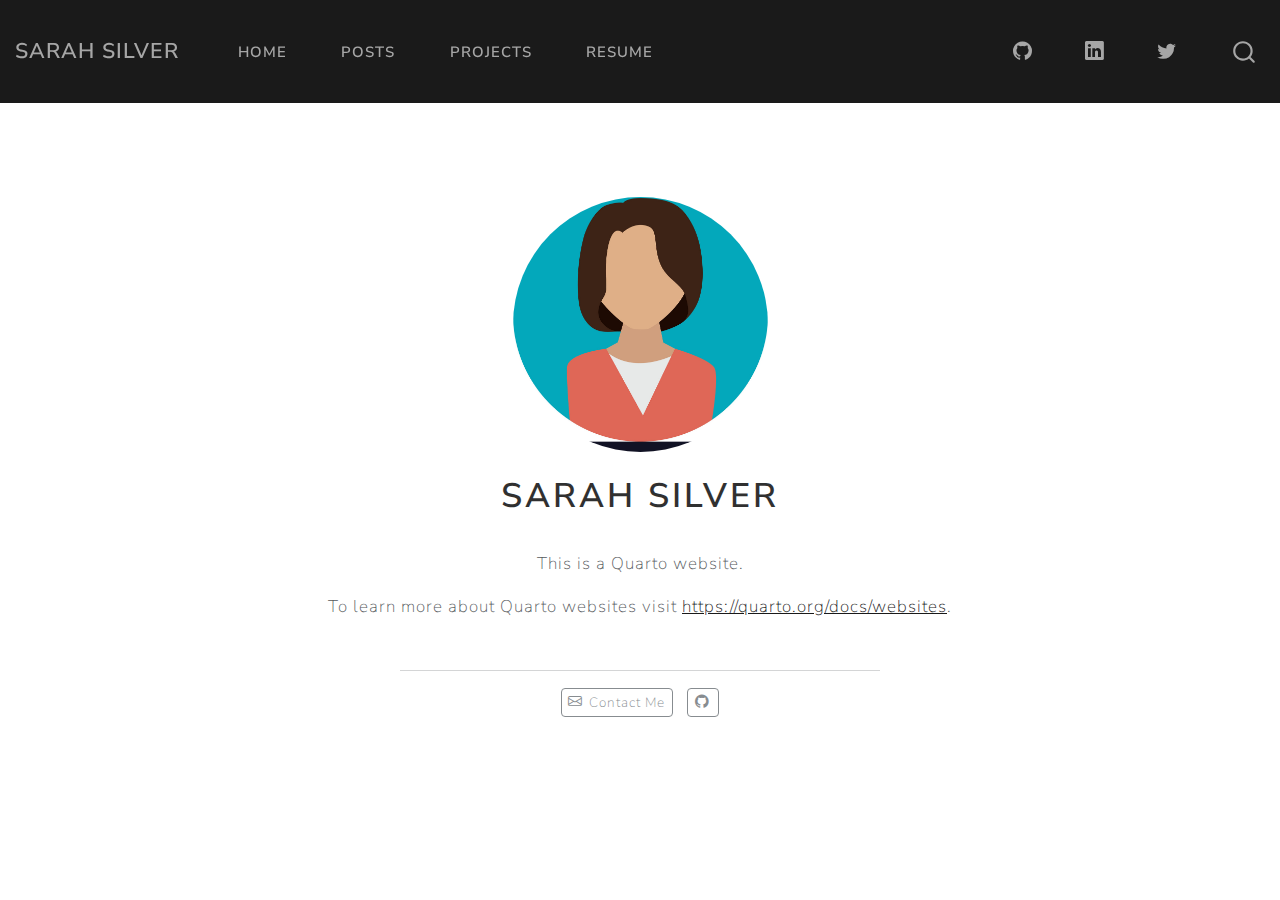
<file: docs/index.html>
<!DOCTYPE html>
<html xmlns="http://www.w3.org/1999/xhtml" lang="en" xml:lang="en"><head>

<meta charset="utf-8">
<meta name="generator" content="quarto-1.3.450">

<meta name="viewport" content="width=device-width, initial-scale=1.0, user-scalable=yes">


<title>Sarah Silver</title>
<style>
code{white-space: pre-wrap;}
span.smallcaps{font-variant: small-caps;}
div.columns{display: flex; gap: min(4vw, 1.5em);}
div.column{flex: auto; overflow-x: auto;}
div.hanging-indent{margin-left: 1.5em; text-indent: -1.5em;}
ul.task-list{list-style: none;}
ul.task-list li input[type="checkbox"] {
  width: 0.8em;
  margin: 0 0.8em 0.2em -1em; /* quarto-specific, see https://github.com/quarto-dev/quarto-cli/issues/4556 */ 
  vertical-align: middle;
}
</style>


<script src="site_libs/quarto-nav/quarto-nav.js"></script>
<script src="site_libs/quarto-nav/headroom.min.js"></script>
<script src="site_libs/clipboard/clipboard.min.js"></script>
<script src="site_libs/quarto-search/autocomplete.umd.js"></script>
<script src="site_libs/quarto-search/fuse.min.js"></script>
<script src="site_libs/quarto-search/quarto-search.js"></script>
<meta name="quarto:offset" content="./">
<link href="./images/personal_logo.png" rel="icon" type="image/png">
<script src="site_libs/quarto-html/quarto.js"></script>
<script src="site_libs/quarto-html/popper.min.js"></script>
<script src="site_libs/quarto-html/tippy.umd.min.js"></script>
<link href="site_libs/quarto-html/tippy.css" rel="stylesheet">
<link href="site_libs/quarto-html/quarto-syntax-highlighting.css" rel="stylesheet" id="quarto-text-highlighting-styles">
<script src="site_libs/bootstrap/bootstrap.min.js"></script>
<link href="site_libs/bootstrap/bootstrap-icons.css" rel="stylesheet">
<link href="site_libs/bootstrap/bootstrap.min.css" rel="stylesheet" id="quarto-bootstrap" data-mode="light">
<script id="quarto-search-options" type="application/json">{
  "location": "navbar",
  "copy-button": false,
  "collapse-after": 3,
  "panel-placement": "end",
  "type": "overlay",
  "limit": 20,
  "language": {
    "search-no-results-text": "No results",
    "search-matching-documents-text": "matching documents",
    "search-copy-link-title": "Copy link to search",
    "search-hide-matches-text": "Hide additional matches",
    "search-more-match-text": "more match in this document",
    "search-more-matches-text": "more matches in this document",
    "search-clear-button-title": "Clear",
    "search-detached-cancel-button-title": "Cancel",
    "search-submit-button-title": "Submit",
    "search-label": "Search"
  }
}</script>


<link rel="stylesheet" href="styles.css">
</head>

<body class="nav-fixed fullcontent">

<div id="quarto-search-results"></div>
  <header id="quarto-header" class="headroom fixed-top">
    <nav class="navbar navbar-expand-lg navbar-dark ">
      <div class="navbar-container container-fluid">
      <div class="navbar-brand-container">
    <a class="navbar-brand" href="./index.html">
    <span class="navbar-title">Sarah Silver</span>
    </a>
  </div>
            <div id="quarto-search" class="" title="Search"></div>
          <button class="navbar-toggler" type="button" data-bs-toggle="collapse" data-bs-target="#navbarCollapse" aria-controls="navbarCollapse" aria-expanded="false" aria-label="Toggle navigation" onclick="if (window.quartoToggleHeadroom) { window.quartoToggleHeadroom(); }">
  <span class="navbar-toggler-icon"></span>
</button>
          <div class="collapse navbar-collapse" id="navbarCollapse">
            <ul class="navbar-nav navbar-nav-scroll me-auto">
  <li class="nav-item">
    <a class="nav-link active" href="./index.html" rel="" target="" aria-current="page">
 <span class="menu-text">Home</span></a>
  </li>  
  <li class="nav-item">
    <a class="nav-link" href="./posts.html" rel="" target="">
 <span class="menu-text">Posts</span></a>
  </li>  
  <li class="nav-item">
    <a class="nav-link" href="./projects.html" rel="" target="">
 <span class="menu-text">Projects</span></a>
  </li>  
  <li class="nav-item">
    <a class="nav-link" href="./resume.html" rel="" target="">
 <span class="menu-text">Resume</span></a>
  </li>  
</ul>
            <ul class="navbar-nav navbar-nav-scroll ms-auto">
  <li class="nav-item compact">
    <a class="nav-link" href="https://github.com/" rel="" target=""><i class="bi bi-github" role="img">
</i> 
 <span class="menu-text"></span></a>
  </li>  
  <li class="nav-item compact">
    <a class="nav-link" href="https://www.linkedin.com" rel="" target=""><i class="bi bi-linkedin" role="img">
</i> 
 <span class="menu-text"></span></a>
  </li>  
  <li class="nav-item compact">
    <a class="nav-link" href="https://twitter.com/" rel="" target=""><i class="bi bi-twitter" role="img">
</i> 
 <span class="menu-text"></span></a>
  </li>  
</ul>
            <div class="quarto-navbar-tools">
</div>
          </div> <!-- /navcollapse -->
      </div> <!-- /container-fluid -->
    </nav>
</header>
<!-- content -->
<div id="quarto-content" class="quarto-container page-columns page-rows-contents page-layout-article page-navbar">
<!-- sidebar -->
<!-- margin-sidebar -->
    
<!-- main -->
<div class="quarto-about-jolla">
  <img src="images/linkedin_profile_picture.jpg" class="about-image
  round " style="height: 15em; width: 15em;">
 <header id="title-block-header" class="quarto-title-block default">
<div class="quarto-title">
<h1 class="title">Sarah Silver</h1>
</div>
<div class="quarto-title-meta">
  </div>
</header><main class="content" id="quarto-document-content">
<p>This is a Quarto website.</p>
<p>To learn more about Quarto websites visit <a href="https://quarto.org/docs/websites" class="uri">https://quarto.org/docs/websites</a>.</p>


</main> 
  <hr class="about-sep">
   <div class="about-links">
  <a href="mailto:ssilver02@hamline.edu" class="about-link" rel="" target="">
    <i class="bi bi-envelope"></i>
     <span class="about-link-text">Contact Me</span>
  </a>
  <a href="https://github.com/sarahrsilver" class="about-link" rel="" target="">
    <i class="bi bi-github"></i>
     <span class="about-link-text"></span>
  </a>
</div>
</div>
 <!-- /main -->
<script id="quarto-html-after-body" type="application/javascript">
window.document.addEventListener("DOMContentLoaded", function (event) {
  const toggleBodyColorMode = (bsSheetEl) => {
    const mode = bsSheetEl.getAttribute("data-mode");
    const bodyEl = window.document.querySelector("body");
    if (mode === "dark") {
      bodyEl.classList.add("quarto-dark");
      bodyEl.classList.remove("quarto-light");
    } else {
      bodyEl.classList.add("quarto-light");
      bodyEl.classList.remove("quarto-dark");
    }
  }
  const toggleBodyColorPrimary = () => {
    const bsSheetEl = window.document.querySelector("link#quarto-bootstrap");
    if (bsSheetEl) {
      toggleBodyColorMode(bsSheetEl);
    }
  }
  toggleBodyColorPrimary();  
  const isCodeAnnotation = (el) => {
    for (const clz of el.classList) {
      if (clz.startsWith('code-annotation-')) {                     
        return true;
      }
    }
    return false;
  }
  const clipboard = new window.ClipboardJS('.code-copy-button', {
    text: function(trigger) {
      const codeEl = trigger.previousElementSibling.cloneNode(true);
      for (const childEl of codeEl.children) {
        if (isCodeAnnotation(childEl)) {
          childEl.remove();
        }
      }
      return codeEl.innerText;
    }
  });
  clipboard.on('success', function(e) {
    // button target
    const button = e.trigger;
    // don't keep focus
    button.blur();
    // flash "checked"
    button.classList.add('code-copy-button-checked');
    var currentTitle = button.getAttribute("title");
    button.setAttribute("title", "Copied!");
    let tooltip;
    if (window.bootstrap) {
      button.setAttribute("data-bs-toggle", "tooltip");
      button.setAttribute("data-bs-placement", "left");
      button.setAttribute("data-bs-title", "Copied!");
      tooltip = new bootstrap.Tooltip(button, 
        { trigger: "manual", 
          customClass: "code-copy-button-tooltip",
          offset: [0, -8]});
      tooltip.show();    
    }
    setTimeout(function() {
      if (tooltip) {
        tooltip.hide();
        button.removeAttribute("data-bs-title");
        button.removeAttribute("data-bs-toggle");
        button.removeAttribute("data-bs-placement");
      }
      button.setAttribute("title", currentTitle);
      button.classList.remove('code-copy-button-checked');
    }, 1000);
    // clear code selection
    e.clearSelection();
  });
  function tippyHover(el, contentFn) {
    const config = {
      allowHTML: true,
      content: contentFn,
      maxWidth: 500,
      delay: 100,
      arrow: false,
      appendTo: function(el) {
          return el.parentElement;
      },
      interactive: true,
      interactiveBorder: 10,
      theme: 'quarto',
      placement: 'bottom-start'
    };
    window.tippy(el, config); 
  }
  const noterefs = window.document.querySelectorAll('a[role="doc-noteref"]');
  for (var i=0; i<noterefs.length; i++) {
    const ref = noterefs[i];
    tippyHover(ref, function() {
      // use id or data attribute instead here
      let href = ref.getAttribute('data-footnote-href') || ref.getAttribute('href');
      try { href = new URL(href).hash; } catch {}
      const id = href.replace(/^#\/?/, "");
      const note = window.document.getElementById(id);
      return note.innerHTML;
    });
  }
      let selectedAnnoteEl;
      const selectorForAnnotation = ( cell, annotation) => {
        let cellAttr = 'data-code-cell="' + cell + '"';
        let lineAttr = 'data-code-annotation="' +  annotation + '"';
        const selector = 'span[' + cellAttr + '][' + lineAttr + ']';
        return selector;
      }
      const selectCodeLines = (annoteEl) => {
        const doc = window.document;
        const targetCell = annoteEl.getAttribute("data-target-cell");
        const targetAnnotation = annoteEl.getAttribute("data-target-annotation");
        const annoteSpan = window.document.querySelector(selectorForAnnotation(targetCell, targetAnnotation));
        const lines = annoteSpan.getAttribute("data-code-lines").split(",");
        const lineIds = lines.map((line) => {
          return targetCell + "-" + line;
        })
        let top = null;
        let height = null;
        let parent = null;
        if (lineIds.length > 0) {
            //compute the position of the single el (top and bottom and make a div)
            const el = window.document.getElementById(lineIds[0]);
            top = el.offsetTop;
            height = el.offsetHeight;
            parent = el.parentElement.parentElement;
          if (lineIds.length > 1) {
            const lastEl = window.document.getElementById(lineIds[lineIds.length - 1]);
            const bottom = lastEl.offsetTop + lastEl.offsetHeight;
            height = bottom - top;
          }
          if (top !== null && height !== null && parent !== null) {
            // cook up a div (if necessary) and position it 
            let div = window.document.getElementById("code-annotation-line-highlight");
            if (div === null) {
              div = window.document.createElement("div");
              div.setAttribute("id", "code-annotation-line-highlight");
              div.style.position = 'absolute';
              parent.appendChild(div);
            }
            div.style.top = top - 2 + "px";
            div.style.height = height + 4 + "px";
            let gutterDiv = window.document.getElementById("code-annotation-line-highlight-gutter");
            if (gutterDiv === null) {
              gutterDiv = window.document.createElement("div");
              gutterDiv.setAttribute("id", "code-annotation-line-highlight-gutter");
              gutterDiv.style.position = 'absolute';
              const codeCell = window.document.getElementById(targetCell);
              const gutter = codeCell.querySelector('.code-annotation-gutter');
              gutter.appendChild(gutterDiv);
            }
            gutterDiv.style.top = top - 2 + "px";
            gutterDiv.style.height = height + 4 + "px";
          }
          selectedAnnoteEl = annoteEl;
        }
      };
      const unselectCodeLines = () => {
        const elementsIds = ["code-annotation-line-highlight", "code-annotation-line-highlight-gutter"];
        elementsIds.forEach((elId) => {
          const div = window.document.getElementById(elId);
          if (div) {
            div.remove();
          }
        });
        selectedAnnoteEl = undefined;
      };
      // Attach click handler to the DT
      const annoteDls = window.document.querySelectorAll('dt[data-target-cell]');
      for (const annoteDlNode of annoteDls) {
        annoteDlNode.addEventListener('click', (event) => {
          const clickedEl = event.target;
          if (clickedEl !== selectedAnnoteEl) {
            unselectCodeLines();
            const activeEl = window.document.querySelector('dt[data-target-cell].code-annotation-active');
            if (activeEl) {
              activeEl.classList.remove('code-annotation-active');
            }
            selectCodeLines(clickedEl);
            clickedEl.classList.add('code-annotation-active');
          } else {
            // Unselect the line
            unselectCodeLines();
            clickedEl.classList.remove('code-annotation-active');
          }
        });
      }
  const findCites = (el) => {
    const parentEl = el.parentElement;
    if (parentEl) {
      const cites = parentEl.dataset.cites;
      if (cites) {
        return {
          el,
          cites: cites.split(' ')
        };
      } else {
        return findCites(el.parentElement)
      }
    } else {
      return undefined;
    }
  };
  var bibliorefs = window.document.querySelectorAll('a[role="doc-biblioref"]');
  for (var i=0; i<bibliorefs.length; i++) {
    const ref = bibliorefs[i];
    const citeInfo = findCites(ref);
    if (citeInfo) {
      tippyHover(citeInfo.el, function() {
        var popup = window.document.createElement('div');
        citeInfo.cites.forEach(function(cite) {
          var citeDiv = window.document.createElement('div');
          citeDiv.classList.add('hanging-indent');
          citeDiv.classList.add('csl-entry');
          var biblioDiv = window.document.getElementById('ref-' + cite);
          if (biblioDiv) {
            citeDiv.innerHTML = biblioDiv.innerHTML;
          }
          popup.appendChild(citeDiv);
        });
        return popup.innerHTML;
      });
    }
  }
});
</script>
</div> <!-- /content -->



</body></html>
</file>
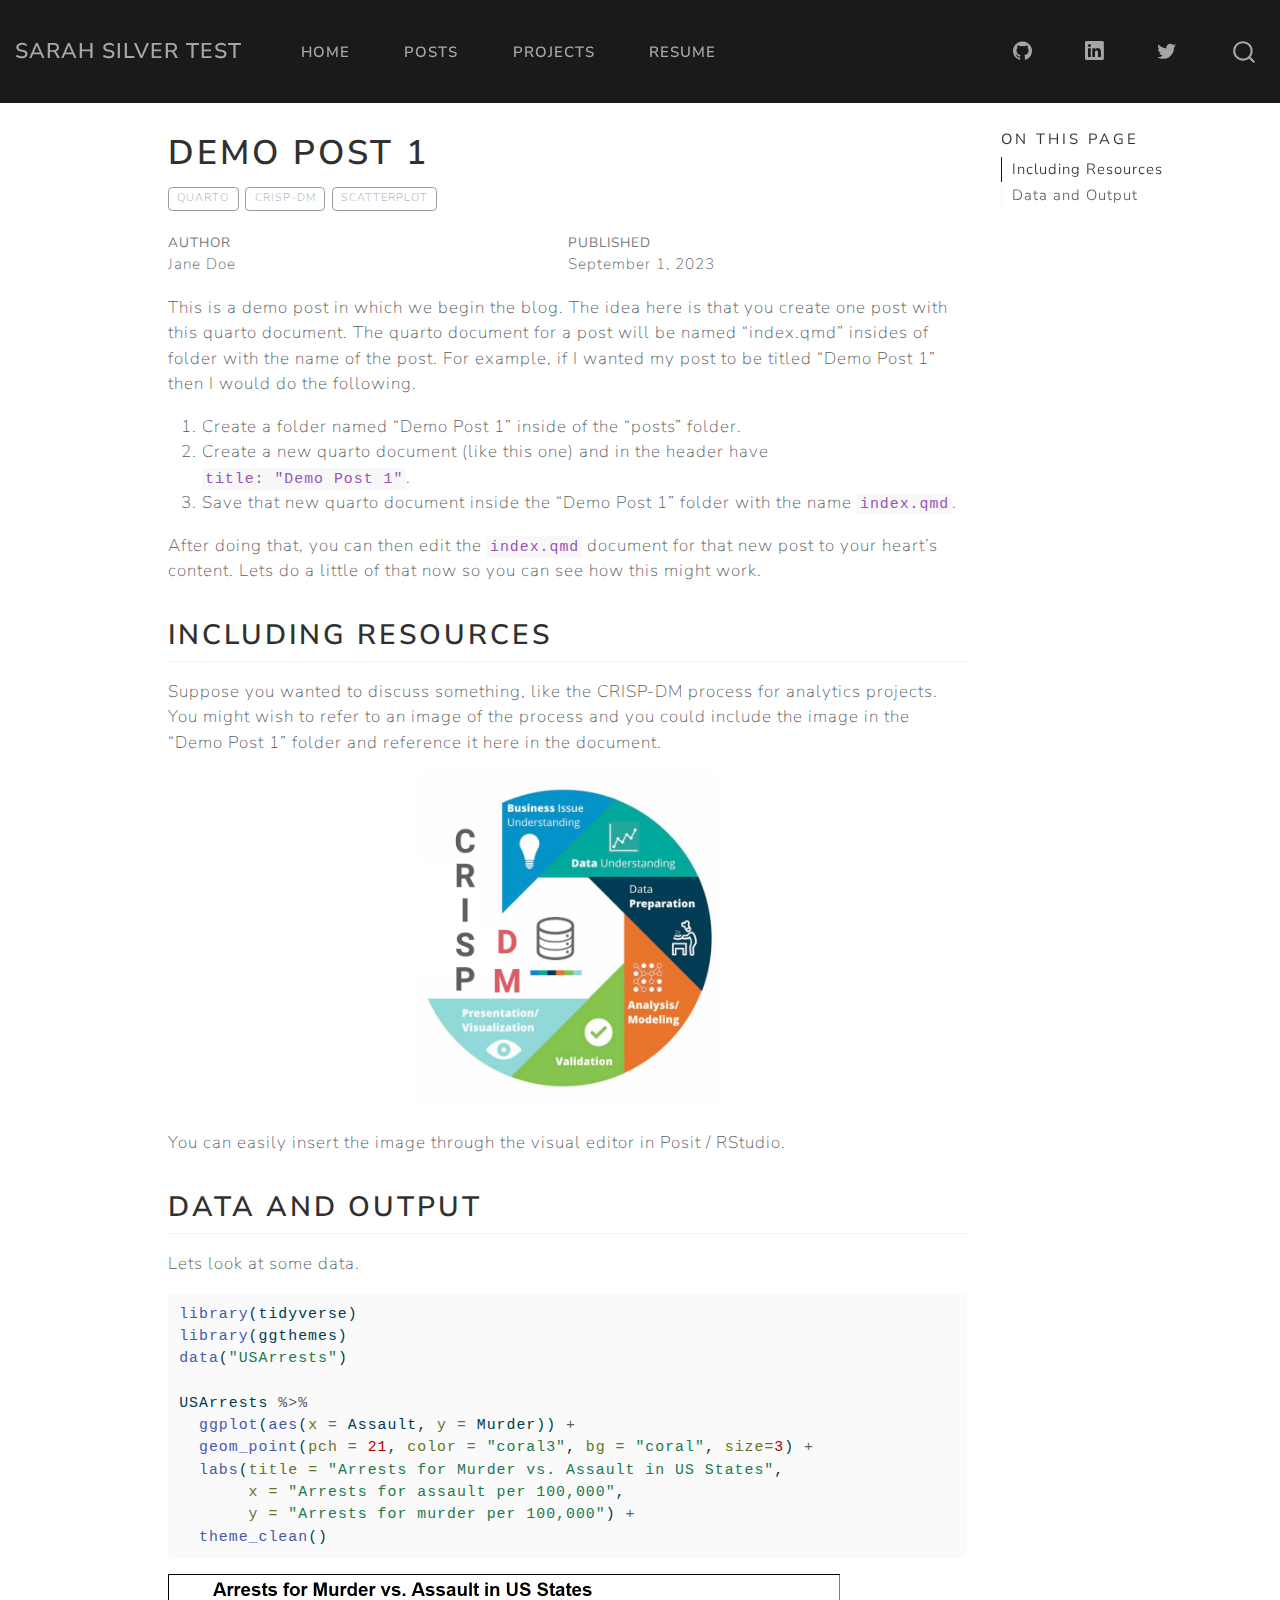
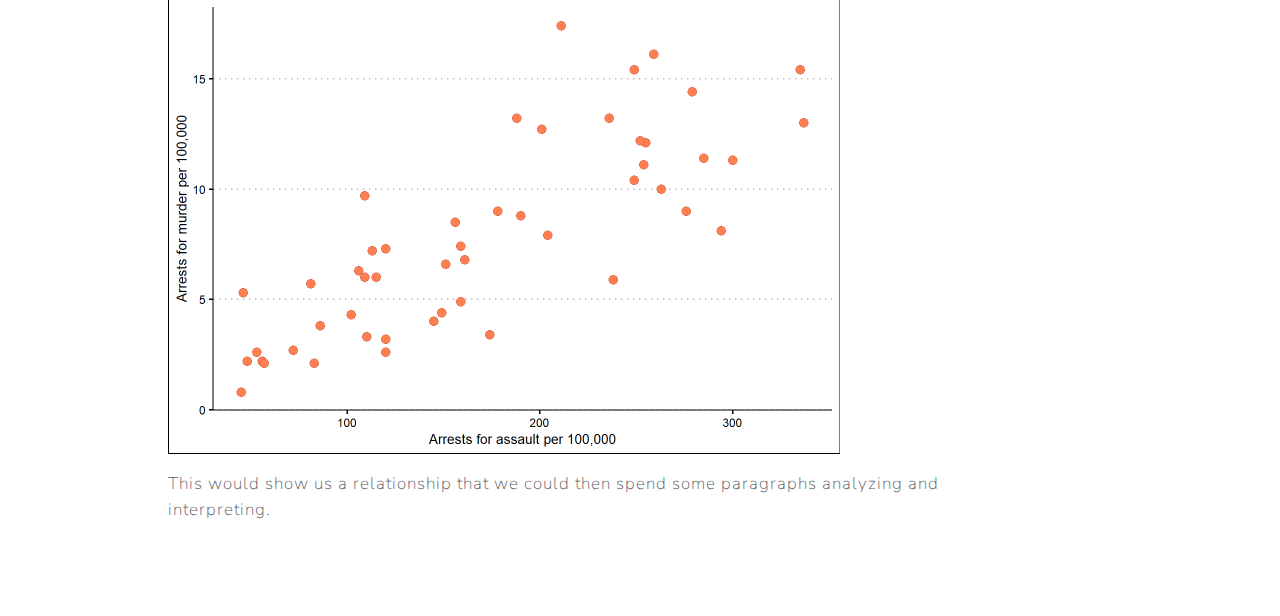
<file: docs/posts/Demo Post 1/index.html>
<!DOCTYPE html>
<html xmlns="http://www.w3.org/1999/xhtml" lang="en" xml:lang="en"><head>

<meta charset="utf-8">
<meta name="generator" content="quarto-1.3.353">

<meta name="viewport" content="width=device-width, initial-scale=1.0, user-scalable=yes">

<meta name="author" content="Jane Doe">
<meta name="dcterms.date" content="2023-09-01">

<title>Sarah Silver test - Demo Post 1</title>
<style>
code{white-space: pre-wrap;}
span.smallcaps{font-variant: small-caps;}
div.columns{display: flex; gap: min(4vw, 1.5em);}
div.column{flex: auto; overflow-x: auto;}
div.hanging-indent{margin-left: 1.5em; text-indent: -1.5em;}
ul.task-list{list-style: none;}
ul.task-list li input[type="checkbox"] {
  width: 0.8em;
  margin: 0 0.8em 0.2em -1em; /* quarto-specific, see https://github.com/quarto-dev/quarto-cli/issues/4556 */ 
  vertical-align: middle;
}
/* CSS for syntax highlighting */
pre > code.sourceCode { white-space: pre; position: relative; }
pre > code.sourceCode > span { display: inline-block; line-height: 1.25; }
pre > code.sourceCode > span:empty { height: 1.2em; }
.sourceCode { overflow: visible; }
code.sourceCode > span { color: inherit; text-decoration: inherit; }
div.sourceCode { margin: 1em 0; }
pre.sourceCode { margin: 0; }
@media screen {
div.sourceCode { overflow: auto; }
}
@media print {
pre > code.sourceCode { white-space: pre-wrap; }
pre > code.sourceCode > span { text-indent: -5em; padding-left: 5em; }
}
pre.numberSource code
  { counter-reset: source-line 0; }
pre.numberSource code > span
  { position: relative; left: -4em; counter-increment: source-line; }
pre.numberSource code > span > a:first-child::before
  { content: counter(source-line);
    position: relative; left: -1em; text-align: right; vertical-align: baseline;
    border: none; display: inline-block;
    -webkit-touch-callout: none; -webkit-user-select: none;
    -khtml-user-select: none; -moz-user-select: none;
    -ms-user-select: none; user-select: none;
    padding: 0 4px; width: 4em;
  }
pre.numberSource { margin-left: 3em;  padding-left: 4px; }
div.sourceCode
  {   }
@media screen {
pre > code.sourceCode > span > a:first-child::before { text-decoration: underline; }
}
</style>


<script src="../../site_libs/quarto-nav/quarto-nav.js"></script>
<script src="../../site_libs/quarto-nav/headroom.min.js"></script>
<script src="../../site_libs/clipboard/clipboard.min.js"></script>
<script src="../../site_libs/quarto-search/autocomplete.umd.js"></script>
<script src="../../site_libs/quarto-search/fuse.min.js"></script>
<script src="../../site_libs/quarto-search/quarto-search.js"></script>
<meta name="quarto:offset" content="../../">
<link href="../../images/personal_logo.png" rel="icon" type="image/png">
<script src="../../site_libs/quarto-html/quarto.js"></script>
<script src="../../site_libs/quarto-html/popper.min.js"></script>
<script src="../../site_libs/quarto-html/tippy.umd.min.js"></script>
<script src="../../site_libs/quarto-html/anchor.min.js"></script>
<link href="../../site_libs/quarto-html/tippy.css" rel="stylesheet">
<link href="../../site_libs/quarto-html/quarto-syntax-highlighting.css" rel="stylesheet" id="quarto-text-highlighting-styles">
<script src="../../site_libs/bootstrap/bootstrap.min.js"></script>
<link href="../../site_libs/bootstrap/bootstrap-icons.css" rel="stylesheet">
<link href="../../site_libs/bootstrap/bootstrap.min.css" rel="stylesheet" id="quarto-bootstrap" data-mode="light">
<script id="quarto-search-options" type="application/json">{
  "location": "navbar",
  "copy-button": false,
  "collapse-after": 3,
  "panel-placement": "end",
  "type": "overlay",
  "limit": 20,
  "language": {
    "search-no-results-text": "No results",
    "search-matching-documents-text": "matching documents",
    "search-copy-link-title": "Copy link to search",
    "search-hide-matches-text": "Hide additional matches",
    "search-more-match-text": "more match in this document",
    "search-more-matches-text": "more matches in this document",
    "search-clear-button-title": "Clear",
    "search-detached-cancel-button-title": "Cancel",
    "search-submit-button-title": "Submit"
  }
}</script>


<link rel="stylesheet" href="../../styles.css">
</head>

<body class="nav-fixed">

<div id="quarto-search-results"></div>
  <header id="quarto-header" class="headroom fixed-top">
    <nav class="navbar navbar-expand-lg navbar-dark ">
      <div class="navbar-container container-fluid">
      <div class="navbar-brand-container">
    <a class="navbar-brand" href="../../index.html">
    <span class="navbar-title">Sarah Silver test</span>
    </a>
  </div>
            <div id="quarto-search" class="" title="Search"></div>
          <button class="navbar-toggler" type="button" data-bs-toggle="collapse" data-bs-target="#navbarCollapse" aria-controls="navbarCollapse" aria-expanded="false" aria-label="Toggle navigation" onclick="if (window.quartoToggleHeadroom) { window.quartoToggleHeadroom(); }">
  <span class="navbar-toggler-icon"></span>
</button>
          <div class="collapse navbar-collapse" id="navbarCollapse">
            <ul class="navbar-nav navbar-nav-scroll me-auto">
  <li class="nav-item">
    <a class="nav-link" href="../../index.html" rel="" target="">
 <span class="menu-text">Home</span></a>
  </li>  
  <li class="nav-item">
    <a class="nav-link" href="../../posts.html" rel="" target="">
 <span class="menu-text">Posts</span></a>
  </li>  
  <li class="nav-item">
    <a class="nav-link" href="../../projects.html" rel="" target="">
 <span class="menu-text">Projects</span></a>
  </li>  
  <li class="nav-item">
    <a class="nav-link" href="../../resume.html" rel="" target="">
 <span class="menu-text">Resume</span></a>
  </li>  
</ul>
            <ul class="navbar-nav navbar-nav-scroll ms-auto">
  <li class="nav-item compact">
    <a class="nav-link" href="https://github.com/" rel="" target=""><i class="bi bi-github" role="img">
</i> 
 <span class="menu-text"></span></a>
  </li>  
  <li class="nav-item compact">
    <a class="nav-link" href="https://www.linkedin.com" rel="" target=""><i class="bi bi-linkedin" role="img">
</i> 
 <span class="menu-text"></span></a>
  </li>  
  <li class="nav-item compact">
    <a class="nav-link" href="https://twitter.com/" rel="" target=""><i class="bi bi-twitter" role="img">
</i> 
 <span class="menu-text"></span></a>
  </li>  
</ul>
            <div class="quarto-navbar-tools">
</div>
          </div> <!-- /navcollapse -->
      </div> <!-- /container-fluid -->
    </nav>
</header>
<!-- content -->
<div id="quarto-content" class="quarto-container page-columns page-rows-contents page-layout-article page-navbar">
<!-- sidebar -->
<!-- margin-sidebar -->
    <div id="quarto-margin-sidebar" class="sidebar margin-sidebar">
        <nav id="TOC" role="doc-toc" class="toc-active">
    <h2 id="toc-title">On this page</h2>
   
  <ul>
  <li><a href="#including-resources" id="toc-including-resources" class="nav-link active" data-scroll-target="#including-resources">Including Resources</a></li>
  <li><a href="#data-and-output" id="toc-data-and-output" class="nav-link" data-scroll-target="#data-and-output">Data and Output</a></li>
  </ul>
</nav>
    </div>
<!-- main -->
<main class="content" id="quarto-document-content">

<header id="title-block-header" class="quarto-title-block default">
<div class="quarto-title">
<h1 class="title">Demo Post 1</h1>
  <div class="quarto-categories">
    <div class="quarto-category">quarto</div>
    <div class="quarto-category">crisp-dm</div>
    <div class="quarto-category">scatterplot</div>
  </div>
  </div>



<div class="quarto-title-meta">

    <div>
    <div class="quarto-title-meta-heading">Author</div>
    <div class="quarto-title-meta-contents">
             <p>Jane Doe </p>
          </div>
  </div>
    
    <div>
    <div class="quarto-title-meta-heading">Published</div>
    <div class="quarto-title-meta-contents">
      <p class="date">September 1, 2023</p>
    </div>
  </div>
  
    
  </div>
  

</header>

<p>This is a demo post in which we begin the blog. The idea here is that you create one post with this quarto document. The quarto document for a post will be named “index.qmd” insides of folder with the name of the post. For example, if I wanted my post to be titled “Demo Post 1” then I would do the following.</p>
<ol type="1">
<li>Create a folder named “Demo Post 1” inside of the “posts” folder.</li>
<li>Create a new quarto document (like this one) and in the header have <code>title: "Demo Post 1"</code>.</li>
<li>Save that new quarto document inside the “Demo Post 1” folder with the name <code>index.qmd</code>.</li>
</ol>
<p>After doing that, you can then edit the <code>index.qmd</code> document for that new post to your heart’s content. Lets do a little of that now so you can see how this might work.</p>
<section id="including-resources" class="level2">
<h2 class="anchored" data-anchor-id="including-resources">Including Resources</h2>
<p>Suppose you wanted to discuss something, like the CRISP-DM process for analytics projects. You might wish to refer to an image of the process and you could include the image in the “Demo Post 1” folder and reference it here in the document.</p>
<div class="quarto-figure quarto-figure-center">
<figure class="figure">
<p><img src="CRISP-DM.jpg" class="img-fluid figure-img" width="300"></p>
</figure>
</div>
<p>You can easily insert the image through the visual editor in Posit / RStudio.</p>
</section>
<section id="data-and-output" class="level2">
<h2 class="anchored" data-anchor-id="data-and-output">Data and Output</h2>
<p>Lets look at some data.</p>
<div class="cell">
<div class="sourceCode cell-code" id="cb1"><pre class="sourceCode r code-with-copy"><code class="sourceCode r"><span id="cb1-1"><a href="#cb1-1" aria-hidden="true" tabindex="-1"></a><span class="fu">library</span>(tidyverse)</span>
<span id="cb1-2"><a href="#cb1-2" aria-hidden="true" tabindex="-1"></a><span class="fu">library</span>(ggthemes)</span>
<span id="cb1-3"><a href="#cb1-3" aria-hidden="true" tabindex="-1"></a><span class="fu">data</span>(<span class="st">"USArrests"</span>)</span>
<span id="cb1-4"><a href="#cb1-4" aria-hidden="true" tabindex="-1"></a></span>
<span id="cb1-5"><a href="#cb1-5" aria-hidden="true" tabindex="-1"></a>USArrests <span class="sc">%&gt;%</span></span>
<span id="cb1-6"><a href="#cb1-6" aria-hidden="true" tabindex="-1"></a>  <span class="fu">ggplot</span>(<span class="fu">aes</span>(<span class="at">x =</span> Assault, <span class="at">y =</span> Murder)) <span class="sc">+</span></span>
<span id="cb1-7"><a href="#cb1-7" aria-hidden="true" tabindex="-1"></a>  <span class="fu">geom_point</span>(<span class="at">pch =</span> <span class="dv">21</span>, <span class="at">color =</span> <span class="st">"coral3"</span>, <span class="at">bg =</span> <span class="st">"coral"</span>, <span class="at">size=</span><span class="dv">3</span>) <span class="sc">+</span></span>
<span id="cb1-8"><a href="#cb1-8" aria-hidden="true" tabindex="-1"></a>  <span class="fu">labs</span>(<span class="at">title =</span> <span class="st">"Arrests for Murder vs. Assault in US States"</span>,</span>
<span id="cb1-9"><a href="#cb1-9" aria-hidden="true" tabindex="-1"></a>       <span class="at">x =</span> <span class="st">"Arrests for assault per 100,000"</span>,</span>
<span id="cb1-10"><a href="#cb1-10" aria-hidden="true" tabindex="-1"></a>       <span class="at">y =</span> <span class="st">"Arrests for murder per 100,000"</span>) <span class="sc">+</span></span>
<span id="cb1-11"><a href="#cb1-11" aria-hidden="true" tabindex="-1"></a>  <span class="fu">theme_clean</span>()</span></code><button title="Copy to Clipboard" class="code-copy-button"><i class="bi"></i></button></pre></div>
<div class="cell-output-display">
<p><img src="index_files/figure-html/unnamed-chunk-1-1.png" class="img-fluid" width="672"></p>
</div>
</div>
<p>This would show us a relationship that we could then spend some paragraphs analyzing and interpreting.</p>


</section>

</main> <!-- /main -->
<script id="quarto-html-after-body" type="application/javascript">
window.document.addEventListener("DOMContentLoaded", function (event) {
  const toggleBodyColorMode = (bsSheetEl) => {
    const mode = bsSheetEl.getAttribute("data-mode");
    const bodyEl = window.document.querySelector("body");
    if (mode === "dark") {
      bodyEl.classList.add("quarto-dark");
      bodyEl.classList.remove("quarto-light");
    } else {
      bodyEl.classList.add("quarto-light");
      bodyEl.classList.remove("quarto-dark");
    }
  }
  const toggleBodyColorPrimary = () => {
    const bsSheetEl = window.document.querySelector("link#quarto-bootstrap");
    if (bsSheetEl) {
      toggleBodyColorMode(bsSheetEl);
    }
  }
  toggleBodyColorPrimary();  
  const icon = "";
  const anchorJS = new window.AnchorJS();
  anchorJS.options = {
    placement: 'right',
    icon: icon
  };
  anchorJS.add('.anchored');
  const isCodeAnnotation = (el) => {
    for (const clz of el.classList) {
      if (clz.startsWith('code-annotation-')) {                     
        return true;
      }
    }
    return false;
  }
  const clipboard = new window.ClipboardJS('.code-copy-button', {
    text: function(trigger) {
      const codeEl = trigger.previousElementSibling.cloneNode(true);
      for (const childEl of codeEl.children) {
        if (isCodeAnnotation(childEl)) {
          childEl.remove();
        }
      }
      return codeEl.innerText;
    }
  });
  clipboard.on('success', function(e) {
    // button target
    const button = e.trigger;
    // don't keep focus
    button.blur();
    // flash "checked"
    button.classList.add('code-copy-button-checked');
    var currentTitle = button.getAttribute("title");
    button.setAttribute("title", "Copied!");
    let tooltip;
    if (window.bootstrap) {
      button.setAttribute("data-bs-toggle", "tooltip");
      button.setAttribute("data-bs-placement", "left");
      button.setAttribute("data-bs-title", "Copied!");
      tooltip = new bootstrap.Tooltip(button, 
        { trigger: "manual", 
          customClass: "code-copy-button-tooltip",
          offset: [0, -8]});
      tooltip.show();    
    }
    setTimeout(function() {
      if (tooltip) {
        tooltip.hide();
        button.removeAttribute("data-bs-title");
        button.removeAttribute("data-bs-toggle");
        button.removeAttribute("data-bs-placement");
      }
      button.setAttribute("title", currentTitle);
      button.classList.remove('code-copy-button-checked');
    }, 1000);
    // clear code selection
    e.clearSelection();
  });
  function tippyHover(el, contentFn) {
    const config = {
      allowHTML: true,
      content: contentFn,
      maxWidth: 500,
      delay: 100,
      arrow: false,
      appendTo: function(el) {
          return el.parentElement;
      },
      interactive: true,
      interactiveBorder: 10,
      theme: 'quarto',
      placement: 'bottom-start'
    };
    window.tippy(el, config); 
  }
  const noterefs = window.document.querySelectorAll('a[role="doc-noteref"]');
  for (var i=0; i<noterefs.length; i++) {
    const ref = noterefs[i];
    tippyHover(ref, function() {
      // use id or data attribute instead here
      let href = ref.getAttribute('data-footnote-href') || ref.getAttribute('href');
      try { href = new URL(href).hash; } catch {}
      const id = href.replace(/^#\/?/, "");
      const note = window.document.getElementById(id);
      return note.innerHTML;
    });
  }
      let selectedAnnoteEl;
      const selectorForAnnotation = ( cell, annotation) => {
        let cellAttr = 'data-code-cell="' + cell + '"';
        let lineAttr = 'data-code-annotation="' +  annotation + '"';
        const selector = 'span[' + cellAttr + '][' + lineAttr + ']';
        return selector;
      }
      const selectCodeLines = (annoteEl) => {
        const doc = window.document;
        const targetCell = annoteEl.getAttribute("data-target-cell");
        const targetAnnotation = annoteEl.getAttribute("data-target-annotation");
        const annoteSpan = window.document.querySelector(selectorForAnnotation(targetCell, targetAnnotation));
        const lines = annoteSpan.getAttribute("data-code-lines").split(",");
        const lineIds = lines.map((line) => {
          return targetCell + "-" + line;
        })
        let top = null;
        let height = null;
        let parent = null;
        if (lineIds.length > 0) {
            //compute the position of the single el (top and bottom and make a div)
            const el = window.document.getElementById(lineIds[0]);
            top = el.offsetTop;
            height = el.offsetHeight;
            parent = el.parentElement.parentElement;
          if (lineIds.length > 1) {
            const lastEl = window.document.getElementById(lineIds[lineIds.length - 1]);
            const bottom = lastEl.offsetTop + lastEl.offsetHeight;
            height = bottom - top;
          }
          if (top !== null && height !== null && parent !== null) {
            // cook up a div (if necessary) and position it 
            let div = window.document.getElementById("code-annotation-line-highlight");
            if (div === null) {
              div = window.document.createElement("div");
              div.setAttribute("id", "code-annotation-line-highlight");
              div.style.position = 'absolute';
              parent.appendChild(div);
            }
            div.style.top = top - 2 + "px";
            div.style.height = height + 4 + "px";
            let gutterDiv = window.document.getElementById("code-annotation-line-highlight-gutter");
            if (gutterDiv === null) {
              gutterDiv = window.document.createElement("div");
              gutterDiv.setAttribute("id", "code-annotation-line-highlight-gutter");
              gutterDiv.style.position = 'absolute';
              const codeCell = window.document.getElementById(targetCell);
              const gutter = codeCell.querySelector('.code-annotation-gutter');
              gutter.appendChild(gutterDiv);
            }
            gutterDiv.style.top = top - 2 + "px";
            gutterDiv.style.height = height + 4 + "px";
          }
          selectedAnnoteEl = annoteEl;
        }
      };
      const unselectCodeLines = () => {
        const elementsIds = ["code-annotation-line-highlight", "code-annotation-line-highlight-gutter"];
        elementsIds.forEach((elId) => {
          const div = window.document.getElementById(elId);
          if (div) {
            div.remove();
          }
        });
        selectedAnnoteEl = undefined;
      };
      // Attach click handler to the DT
      const annoteDls = window.document.querySelectorAll('dt[data-target-cell]');
      for (const annoteDlNode of annoteDls) {
        annoteDlNode.addEventListener('click', (event) => {
          const clickedEl = event.target;
          if (clickedEl !== selectedAnnoteEl) {
            unselectCodeLines();
            const activeEl = window.document.querySelector('dt[data-target-cell].code-annotation-active');
            if (activeEl) {
              activeEl.classList.remove('code-annotation-active');
            }
            selectCodeLines(clickedEl);
            clickedEl.classList.add('code-annotation-active');
          } else {
            // Unselect the line
            unselectCodeLines();
            clickedEl.classList.remove('code-annotation-active');
          }
        });
      }
  const findCites = (el) => {
    const parentEl = el.parentElement;
    if (parentEl) {
      const cites = parentEl.dataset.cites;
      if (cites) {
        return {
          el,
          cites: cites.split(' ')
        };
      } else {
        return findCites(el.parentElement)
      }
    } else {
      return undefined;
    }
  };
  var bibliorefs = window.document.querySelectorAll('a[role="doc-biblioref"]');
  for (var i=0; i<bibliorefs.length; i++) {
    const ref = bibliorefs[i];
    const citeInfo = findCites(ref);
    if (citeInfo) {
      tippyHover(citeInfo.el, function() {
        var popup = window.document.createElement('div');
        citeInfo.cites.forEach(function(cite) {
          var citeDiv = window.document.createElement('div');
          citeDiv.classList.add('hanging-indent');
          citeDiv.classList.add('csl-entry');
          var biblioDiv = window.document.getElementById('ref-' + cite);
          if (biblioDiv) {
            citeDiv.innerHTML = biblioDiv.innerHTML;
          }
          popup.appendChild(citeDiv);
        });
        return popup.innerHTML;
      });
    }
  }
});
</script>
</div> <!-- /content -->



</body></html>
</file>
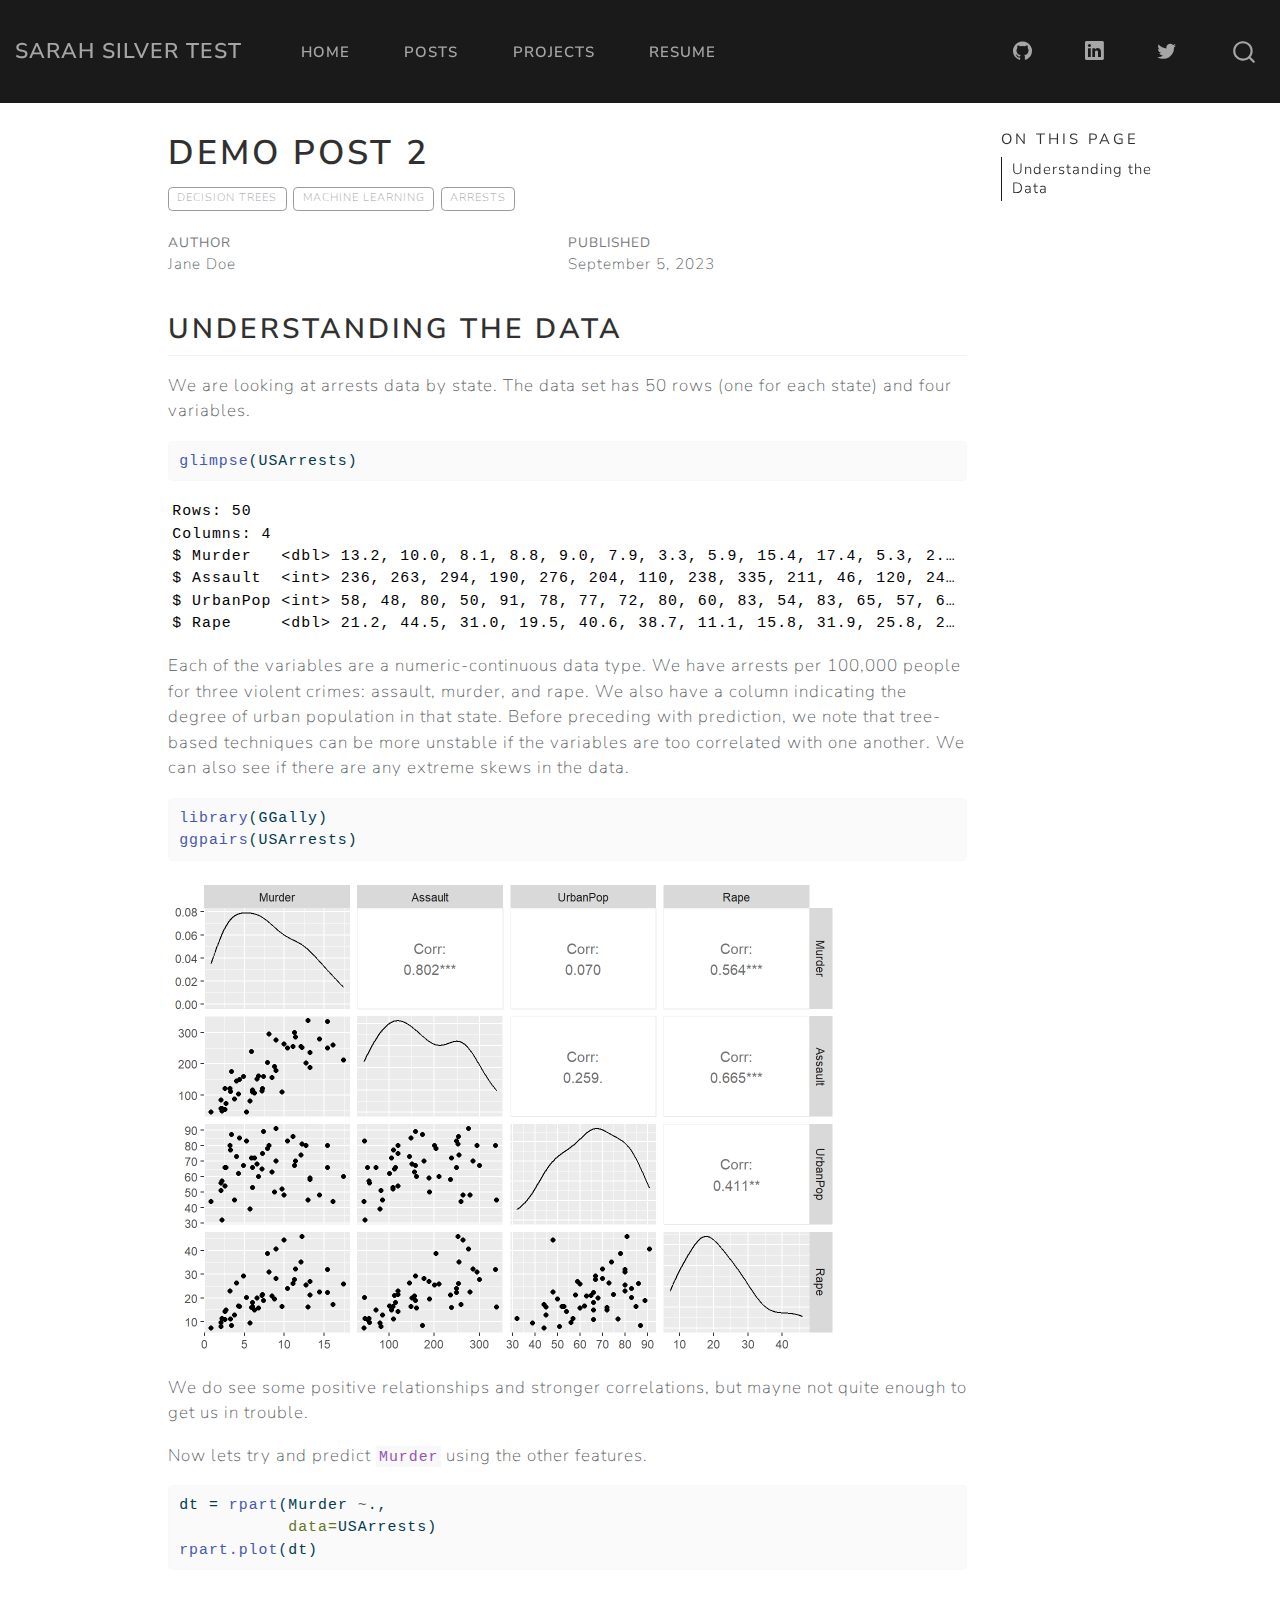
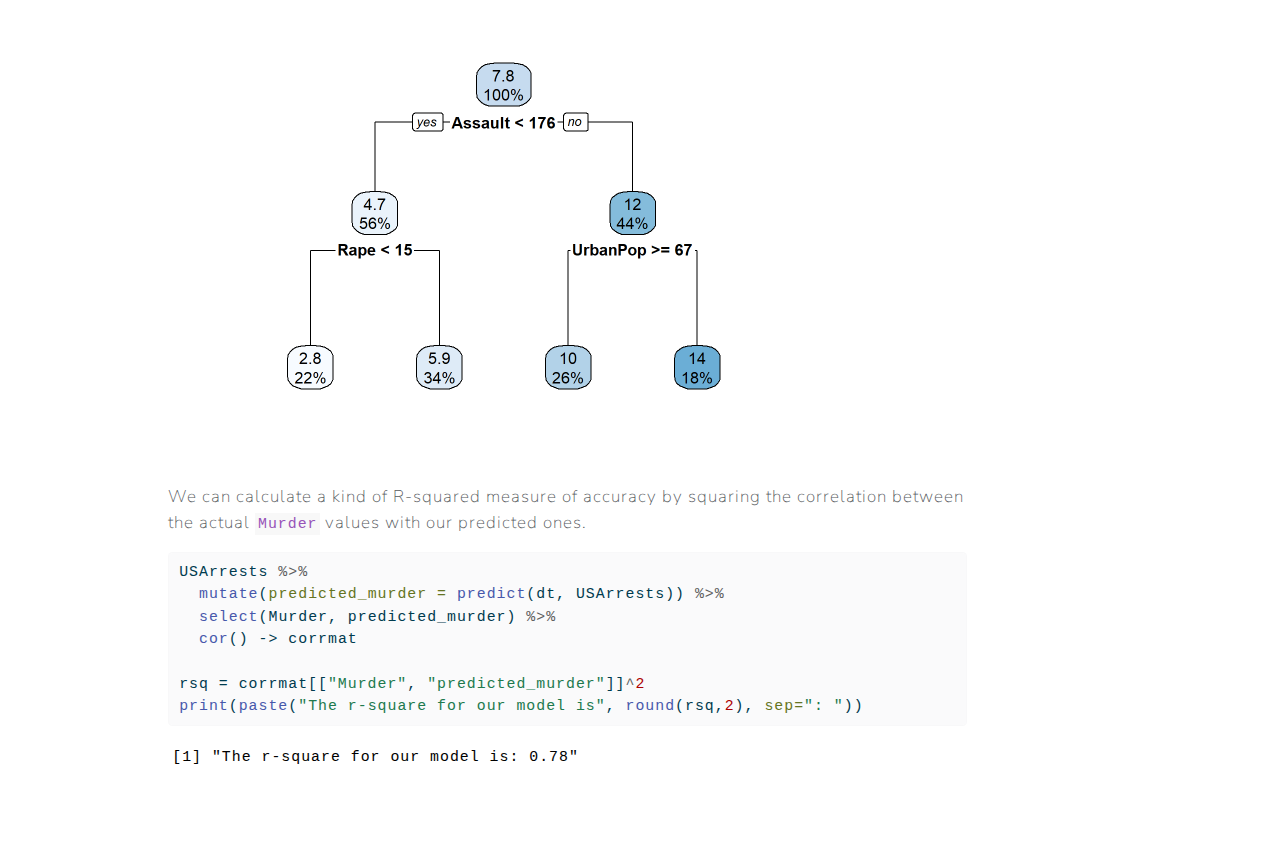
<file: docs/posts/Demo Post 2/index.html>
<!DOCTYPE html>
<html xmlns="http://www.w3.org/1999/xhtml" lang="en" xml:lang="en"><head>

<meta charset="utf-8">
<meta name="generator" content="quarto-1.3.353">

<meta name="viewport" content="width=device-width, initial-scale=1.0, user-scalable=yes">

<meta name="author" content="Jane Doe">
<meta name="dcterms.date" content="2023-09-05">

<title>Sarah Silver test - Demo Post 2</title>
<style>
code{white-space: pre-wrap;}
span.smallcaps{font-variant: small-caps;}
div.columns{display: flex; gap: min(4vw, 1.5em);}
div.column{flex: auto; overflow-x: auto;}
div.hanging-indent{margin-left: 1.5em; text-indent: -1.5em;}
ul.task-list{list-style: none;}
ul.task-list li input[type="checkbox"] {
  width: 0.8em;
  margin: 0 0.8em 0.2em -1em; /* quarto-specific, see https://github.com/quarto-dev/quarto-cli/issues/4556 */ 
  vertical-align: middle;
}
/* CSS for syntax highlighting */
pre > code.sourceCode { white-space: pre; position: relative; }
pre > code.sourceCode > span { display: inline-block; line-height: 1.25; }
pre > code.sourceCode > span:empty { height: 1.2em; }
.sourceCode { overflow: visible; }
code.sourceCode > span { color: inherit; text-decoration: inherit; }
div.sourceCode { margin: 1em 0; }
pre.sourceCode { margin: 0; }
@media screen {
div.sourceCode { overflow: auto; }
}
@media print {
pre > code.sourceCode { white-space: pre-wrap; }
pre > code.sourceCode > span { text-indent: -5em; padding-left: 5em; }
}
pre.numberSource code
  { counter-reset: source-line 0; }
pre.numberSource code > span
  { position: relative; left: -4em; counter-increment: source-line; }
pre.numberSource code > span > a:first-child::before
  { content: counter(source-line);
    position: relative; left: -1em; text-align: right; vertical-align: baseline;
    border: none; display: inline-block;
    -webkit-touch-callout: none; -webkit-user-select: none;
    -khtml-user-select: none; -moz-user-select: none;
    -ms-user-select: none; user-select: none;
    padding: 0 4px; width: 4em;
  }
pre.numberSource { margin-left: 3em;  padding-left: 4px; }
div.sourceCode
  {   }
@media screen {
pre > code.sourceCode > span > a:first-child::before { text-decoration: underline; }
}
</style>


<script src="../../site_libs/quarto-nav/quarto-nav.js"></script>
<script src="../../site_libs/quarto-nav/headroom.min.js"></script>
<script src="../../site_libs/clipboard/clipboard.min.js"></script>
<script src="../../site_libs/quarto-search/autocomplete.umd.js"></script>
<script src="../../site_libs/quarto-search/fuse.min.js"></script>
<script src="../../site_libs/quarto-search/quarto-search.js"></script>
<meta name="quarto:offset" content="../../">
<link href="../../images/personal_logo.png" rel="icon" type="image/png">
<script src="../../site_libs/quarto-html/quarto.js"></script>
<script src="../../site_libs/quarto-html/popper.min.js"></script>
<script src="../../site_libs/quarto-html/tippy.umd.min.js"></script>
<script src="../../site_libs/quarto-html/anchor.min.js"></script>
<link href="../../site_libs/quarto-html/tippy.css" rel="stylesheet">
<link href="../../site_libs/quarto-html/quarto-syntax-highlighting.css" rel="stylesheet" id="quarto-text-highlighting-styles">
<script src="../../site_libs/bootstrap/bootstrap.min.js"></script>
<link href="../../site_libs/bootstrap/bootstrap-icons.css" rel="stylesheet">
<link href="../../site_libs/bootstrap/bootstrap.min.css" rel="stylesheet" id="quarto-bootstrap" data-mode="light">
<script id="quarto-search-options" type="application/json">{
  "location": "navbar",
  "copy-button": false,
  "collapse-after": 3,
  "panel-placement": "end",
  "type": "overlay",
  "limit": 20,
  "language": {
    "search-no-results-text": "No results",
    "search-matching-documents-text": "matching documents",
    "search-copy-link-title": "Copy link to search",
    "search-hide-matches-text": "Hide additional matches",
    "search-more-match-text": "more match in this document",
    "search-more-matches-text": "more matches in this document",
    "search-clear-button-title": "Clear",
    "search-detached-cancel-button-title": "Cancel",
    "search-submit-button-title": "Submit"
  }
}</script>


<link rel="stylesheet" href="../../styles.css">
</head>

<body class="nav-fixed">

<div id="quarto-search-results"></div>
  <header id="quarto-header" class="headroom fixed-top">
    <nav class="navbar navbar-expand-lg navbar-dark ">
      <div class="navbar-container container-fluid">
      <div class="navbar-brand-container">
    <a class="navbar-brand" href="../../index.html">
    <span class="navbar-title">Sarah Silver test</span>
    </a>
  </div>
            <div id="quarto-search" class="" title="Search"></div>
          <button class="navbar-toggler" type="button" data-bs-toggle="collapse" data-bs-target="#navbarCollapse" aria-controls="navbarCollapse" aria-expanded="false" aria-label="Toggle navigation" onclick="if (window.quartoToggleHeadroom) { window.quartoToggleHeadroom(); }">
  <span class="navbar-toggler-icon"></span>
</button>
          <div class="collapse navbar-collapse" id="navbarCollapse">
            <ul class="navbar-nav navbar-nav-scroll me-auto">
  <li class="nav-item">
    <a class="nav-link" href="../../index.html" rel="" target="">
 <span class="menu-text">Home</span></a>
  </li>  
  <li class="nav-item">
    <a class="nav-link" href="../../posts.html" rel="" target="">
 <span class="menu-text">Posts</span></a>
  </li>  
  <li class="nav-item">
    <a class="nav-link" href="../../projects.html" rel="" target="">
 <span class="menu-text">Projects</span></a>
  </li>  
  <li class="nav-item">
    <a class="nav-link" href="../../resume.html" rel="" target="">
 <span class="menu-text">Resume</span></a>
  </li>  
</ul>
            <ul class="navbar-nav navbar-nav-scroll ms-auto">
  <li class="nav-item compact">
    <a class="nav-link" href="https://github.com/" rel="" target=""><i class="bi bi-github" role="img">
</i> 
 <span class="menu-text"></span></a>
  </li>  
  <li class="nav-item compact">
    <a class="nav-link" href="https://www.linkedin.com" rel="" target=""><i class="bi bi-linkedin" role="img">
</i> 
 <span class="menu-text"></span></a>
  </li>  
  <li class="nav-item compact">
    <a class="nav-link" href="https://twitter.com/" rel="" target=""><i class="bi bi-twitter" role="img">
</i> 
 <span class="menu-text"></span></a>
  </li>  
</ul>
            <div class="quarto-navbar-tools">
</div>
          </div> <!-- /navcollapse -->
      </div> <!-- /container-fluid -->
    </nav>
</header>
<!-- content -->
<div id="quarto-content" class="quarto-container page-columns page-rows-contents page-layout-article page-navbar">
<!-- sidebar -->
<!-- margin-sidebar -->
    <div id="quarto-margin-sidebar" class="sidebar margin-sidebar">
        <nav id="TOC" role="doc-toc" class="toc-active">
    <h2 id="toc-title">On this page</h2>
   
  <ul>
  <li><a href="#understanding-the-data" id="toc-understanding-the-data" class="nav-link active" data-scroll-target="#understanding-the-data">Understanding the Data</a></li>
  </ul>
</nav>
    </div>
<!-- main -->
<main class="content" id="quarto-document-content">

<header id="title-block-header" class="quarto-title-block default">
<div class="quarto-title">
<h1 class="title">Demo Post 2</h1>
  <div class="quarto-categories">
    <div class="quarto-category">decision trees</div>
    <div class="quarto-category">machine learning</div>
    <div class="quarto-category">arrests</div>
  </div>
  </div>



<div class="quarto-title-meta">

    <div>
    <div class="quarto-title-meta-heading">Author</div>
    <div class="quarto-title-meta-contents">
             <p>Jane Doe </p>
          </div>
  </div>
    
    <div>
    <div class="quarto-title-meta-heading">Published</div>
    <div class="quarto-title-meta-contents">
      <p class="date">September 5, 2023</p>
    </div>
  </div>
  
    
  </div>
  

</header>

<section id="understanding-the-data" class="level2">
<h2 class="anchored" data-anchor-id="understanding-the-data">Understanding the Data</h2>
<p>We are looking at arrests data by state. The data set has 50 rows (one for each state) and four variables.</p>
<div class="cell">
<div class="sourceCode cell-code" id="cb1"><pre class="sourceCode r code-with-copy"><code class="sourceCode r"><span id="cb1-1"><a href="#cb1-1" aria-hidden="true" tabindex="-1"></a><span class="fu">glimpse</span>(USArrests)</span></code><button title="Copy to Clipboard" class="code-copy-button"><i class="bi"></i></button></pre></div>
<div class="cell-output cell-output-stdout">
<pre><code>Rows: 50
Columns: 4
$ Murder   &lt;dbl&gt; 13.2, 10.0, 8.1, 8.8, 9.0, 7.9, 3.3, 5.9, 15.4, 17.4, 5.3, 2.…
$ Assault  &lt;int&gt; 236, 263, 294, 190, 276, 204, 110, 238, 335, 211, 46, 120, 24…
$ UrbanPop &lt;int&gt; 58, 48, 80, 50, 91, 78, 77, 72, 80, 60, 83, 54, 83, 65, 57, 6…
$ Rape     &lt;dbl&gt; 21.2, 44.5, 31.0, 19.5, 40.6, 38.7, 11.1, 15.8, 31.9, 25.8, 2…</code></pre>
</div>
</div>
<p>Each of the variables are a numeric-continuous data type. We have arrests per 100,000 people for three violent crimes: assault, murder, and rape. We also have a column indicating the degree of urban population in that state. Before preceding with prediction, we note that tree-based techniques can be more unstable if the variables are too correlated with one another. We can also see if there are any extreme skews in the data.</p>
<div class="cell">
<div class="sourceCode cell-code" id="cb3"><pre class="sourceCode r code-with-copy"><code class="sourceCode r"><span id="cb3-1"><a href="#cb3-1" aria-hidden="true" tabindex="-1"></a><span class="fu">library</span>(GGally)</span>
<span id="cb3-2"><a href="#cb3-2" aria-hidden="true" tabindex="-1"></a><span class="fu">ggpairs</span>(USArrests)</span></code><button title="Copy to Clipboard" class="code-copy-button"><i class="bi"></i></button></pre></div>
<div class="cell-output-display">
<p><img src="index_files/figure-html/unnamed-chunk-3-1.png" class="img-fluid" width="672"></p>
</div>
</div>
<p>We do see some positive relationships and stronger correlations, but mayne not quite enough to get us in trouble.</p>
<p>Now lets try and predict <code>Murder</code> using the other features.</p>
<div class="cell">
<div class="sourceCode cell-code" id="cb4"><pre class="sourceCode r code-with-copy"><code class="sourceCode r"><span id="cb4-1"><a href="#cb4-1" aria-hidden="true" tabindex="-1"></a>dt <span class="ot">=</span> <span class="fu">rpart</span>(Murder <span class="sc">~</span>.,</span>
<span id="cb4-2"><a href="#cb4-2" aria-hidden="true" tabindex="-1"></a>           <span class="at">data=</span>USArrests)</span>
<span id="cb4-3"><a href="#cb4-3" aria-hidden="true" tabindex="-1"></a><span class="fu">rpart.plot</span>(dt)</span></code><button title="Copy to Clipboard" class="code-copy-button"><i class="bi"></i></button></pre></div>
<div class="cell-output-display">
<p><img src="index_files/figure-html/unnamed-chunk-4-1.png" class="img-fluid" width="672"></p>
</div>
</div>
<p>We can calculate a kind of R-squared measure of accuracy by squaring the correlation between the actual <code>Murder</code> values with our predicted ones.</p>
<div class="cell">
<div class="sourceCode cell-code" id="cb5"><pre class="sourceCode r code-with-copy"><code class="sourceCode r"><span id="cb5-1"><a href="#cb5-1" aria-hidden="true" tabindex="-1"></a>USArrests <span class="sc">%&gt;%</span></span>
<span id="cb5-2"><a href="#cb5-2" aria-hidden="true" tabindex="-1"></a>  <span class="fu">mutate</span>(<span class="at">predicted_murder =</span> <span class="fu">predict</span>(dt, USArrests)) <span class="sc">%&gt;%</span></span>
<span id="cb5-3"><a href="#cb5-3" aria-hidden="true" tabindex="-1"></a>  <span class="fu">select</span>(Murder, predicted_murder) <span class="sc">%&gt;%</span></span>
<span id="cb5-4"><a href="#cb5-4" aria-hidden="true" tabindex="-1"></a>  <span class="fu">cor</span>() <span class="ot">-&gt;</span> corrmat</span>
<span id="cb5-5"><a href="#cb5-5" aria-hidden="true" tabindex="-1"></a></span>
<span id="cb5-6"><a href="#cb5-6" aria-hidden="true" tabindex="-1"></a>rsq <span class="ot">=</span> corrmat[[<span class="st">"Murder"</span>, <span class="st">"predicted_murder"</span>]]<span class="sc">^</span><span class="dv">2</span></span>
<span id="cb5-7"><a href="#cb5-7" aria-hidden="true" tabindex="-1"></a><span class="fu">print</span>(<span class="fu">paste</span>(<span class="st">"The r-square for our model is"</span>, <span class="fu">round</span>(rsq,<span class="dv">2</span>), <span class="at">sep=</span><span class="st">": "</span>))</span></code><button title="Copy to Clipboard" class="code-copy-button"><i class="bi"></i></button></pre></div>
<div class="cell-output cell-output-stdout">
<pre><code>[1] "The r-square for our model is: 0.78"</code></pre>
</div>
</div>


</section>

</main> <!-- /main -->
<script id="quarto-html-after-body" type="application/javascript">
window.document.addEventListener("DOMContentLoaded", function (event) {
  const toggleBodyColorMode = (bsSheetEl) => {
    const mode = bsSheetEl.getAttribute("data-mode");
    const bodyEl = window.document.querySelector("body");
    if (mode === "dark") {
      bodyEl.classList.add("quarto-dark");
      bodyEl.classList.remove("quarto-light");
    } else {
      bodyEl.classList.add("quarto-light");
      bodyEl.classList.remove("quarto-dark");
    }
  }
  const toggleBodyColorPrimary = () => {
    const bsSheetEl = window.document.querySelector("link#quarto-bootstrap");
    if (bsSheetEl) {
      toggleBodyColorMode(bsSheetEl);
    }
  }
  toggleBodyColorPrimary();  
  const icon = "";
  const anchorJS = new window.AnchorJS();
  anchorJS.options = {
    placement: 'right',
    icon: icon
  };
  anchorJS.add('.anchored');
  const isCodeAnnotation = (el) => {
    for (const clz of el.classList) {
      if (clz.startsWith('code-annotation-')) {                     
        return true;
      }
    }
    return false;
  }
  const clipboard = new window.ClipboardJS('.code-copy-button', {
    text: function(trigger) {
      const codeEl = trigger.previousElementSibling.cloneNode(true);
      for (const childEl of codeEl.children) {
        if (isCodeAnnotation(childEl)) {
          childEl.remove();
        }
      }
      return codeEl.innerText;
    }
  });
  clipboard.on('success', function(e) {
    // button target
    const button = e.trigger;
    // don't keep focus
    button.blur();
    // flash "checked"
    button.classList.add('code-copy-button-checked');
    var currentTitle = button.getAttribute("title");
    button.setAttribute("title", "Copied!");
    let tooltip;
    if (window.bootstrap) {
      button.setAttribute("data-bs-toggle", "tooltip");
      button.setAttribute("data-bs-placement", "left");
      button.setAttribute("data-bs-title", "Copied!");
      tooltip = new bootstrap.Tooltip(button, 
        { trigger: "manual", 
          customClass: "code-copy-button-tooltip",
          offset: [0, -8]});
      tooltip.show();    
    }
    setTimeout(function() {
      if (tooltip) {
        tooltip.hide();
        button.removeAttribute("data-bs-title");
        button.removeAttribute("data-bs-toggle");
        button.removeAttribute("data-bs-placement");
      }
      button.setAttribute("title", currentTitle);
      button.classList.remove('code-copy-button-checked');
    }, 1000);
    // clear code selection
    e.clearSelection();
  });
  function tippyHover(el, contentFn) {
    const config = {
      allowHTML: true,
      content: contentFn,
      maxWidth: 500,
      delay: 100,
      arrow: false,
      appendTo: function(el) {
          return el.parentElement;
      },
      interactive: true,
      interactiveBorder: 10,
      theme: 'quarto',
      placement: 'bottom-start'
    };
    window.tippy(el, config); 
  }
  const noterefs = window.document.querySelectorAll('a[role="doc-noteref"]');
  for (var i=0; i<noterefs.length; i++) {
    const ref = noterefs[i];
    tippyHover(ref, function() {
      // use id or data attribute instead here
      let href = ref.getAttribute('data-footnote-href') || ref.getAttribute('href');
      try { href = new URL(href).hash; } catch {}
      const id = href.replace(/^#\/?/, "");
      const note = window.document.getElementById(id);
      return note.innerHTML;
    });
  }
      let selectedAnnoteEl;
      const selectorForAnnotation = ( cell, annotation) => {
        let cellAttr = 'data-code-cell="' + cell + '"';
        let lineAttr = 'data-code-annotation="' +  annotation + '"';
        const selector = 'span[' + cellAttr + '][' + lineAttr + ']';
        return selector;
      }
      const selectCodeLines = (annoteEl) => {
        const doc = window.document;
        const targetCell = annoteEl.getAttribute("data-target-cell");
        const targetAnnotation = annoteEl.getAttribute("data-target-annotation");
        const annoteSpan = window.document.querySelector(selectorForAnnotation(targetCell, targetAnnotation));
        const lines = annoteSpan.getAttribute("data-code-lines").split(",");
        const lineIds = lines.map((line) => {
          return targetCell + "-" + line;
        })
        let top = null;
        let height = null;
        let parent = null;
        if (lineIds.length > 0) {
            //compute the position of the single el (top and bottom and make a div)
            const el = window.document.getElementById(lineIds[0]);
            top = el.offsetTop;
            height = el.offsetHeight;
            parent = el.parentElement.parentElement;
          if (lineIds.length > 1) {
            const lastEl = window.document.getElementById(lineIds[lineIds.length - 1]);
            const bottom = lastEl.offsetTop + lastEl.offsetHeight;
            height = bottom - top;
          }
          if (top !== null && height !== null && parent !== null) {
            // cook up a div (if necessary) and position it 
            let div = window.document.getElementById("code-annotation-line-highlight");
            if (div === null) {
              div = window.document.createElement("div");
              div.setAttribute("id", "code-annotation-line-highlight");
              div.style.position = 'absolute';
              parent.appendChild(div);
            }
            div.style.top = top - 2 + "px";
            div.style.height = height + 4 + "px";
            let gutterDiv = window.document.getElementById("code-annotation-line-highlight-gutter");
            if (gutterDiv === null) {
              gutterDiv = window.document.createElement("div");
              gutterDiv.setAttribute("id", "code-annotation-line-highlight-gutter");
              gutterDiv.style.position = 'absolute';
              const codeCell = window.document.getElementById(targetCell);
              const gutter = codeCell.querySelector('.code-annotation-gutter');
              gutter.appendChild(gutterDiv);
            }
            gutterDiv.style.top = top - 2 + "px";
            gutterDiv.style.height = height + 4 + "px";
          }
          selectedAnnoteEl = annoteEl;
        }
      };
      const unselectCodeLines = () => {
        const elementsIds = ["code-annotation-line-highlight", "code-annotation-line-highlight-gutter"];
        elementsIds.forEach((elId) => {
          const div = window.document.getElementById(elId);
          if (div) {
            div.remove();
          }
        });
        selectedAnnoteEl = undefined;
      };
      // Attach click handler to the DT
      const annoteDls = window.document.querySelectorAll('dt[data-target-cell]');
      for (const annoteDlNode of annoteDls) {
        annoteDlNode.addEventListener('click', (event) => {
          const clickedEl = event.target;
          if (clickedEl !== selectedAnnoteEl) {
            unselectCodeLines();
            const activeEl = window.document.querySelector('dt[data-target-cell].code-annotation-active');
            if (activeEl) {
              activeEl.classList.remove('code-annotation-active');
            }
            selectCodeLines(clickedEl);
            clickedEl.classList.add('code-annotation-active');
          } else {
            // Unselect the line
            unselectCodeLines();
            clickedEl.classList.remove('code-annotation-active');
          }
        });
      }
  const findCites = (el) => {
    const parentEl = el.parentElement;
    if (parentEl) {
      const cites = parentEl.dataset.cites;
      if (cites) {
        return {
          el,
          cites: cites.split(' ')
        };
      } else {
        return findCites(el.parentElement)
      }
    } else {
      return undefined;
    }
  };
  var bibliorefs = window.document.querySelectorAll('a[role="doc-biblioref"]');
  for (var i=0; i<bibliorefs.length; i++) {
    const ref = bibliorefs[i];
    const citeInfo = findCites(ref);
    if (citeInfo) {
      tippyHover(citeInfo.el, function() {
        var popup = window.document.createElement('div');
        citeInfo.cites.forEach(function(cite) {
          var citeDiv = window.document.createElement('div');
          citeDiv.classList.add('hanging-indent');
          citeDiv.classList.add('csl-entry');
          var biblioDiv = window.document.getElementById('ref-' + cite);
          if (biblioDiv) {
            citeDiv.innerHTML = biblioDiv.innerHTML;
          }
          popup.appendChild(citeDiv);
        });
        return popup.innerHTML;
      });
    }
  }
});
</script>
</div> <!-- /content -->



</body></html>
</file>
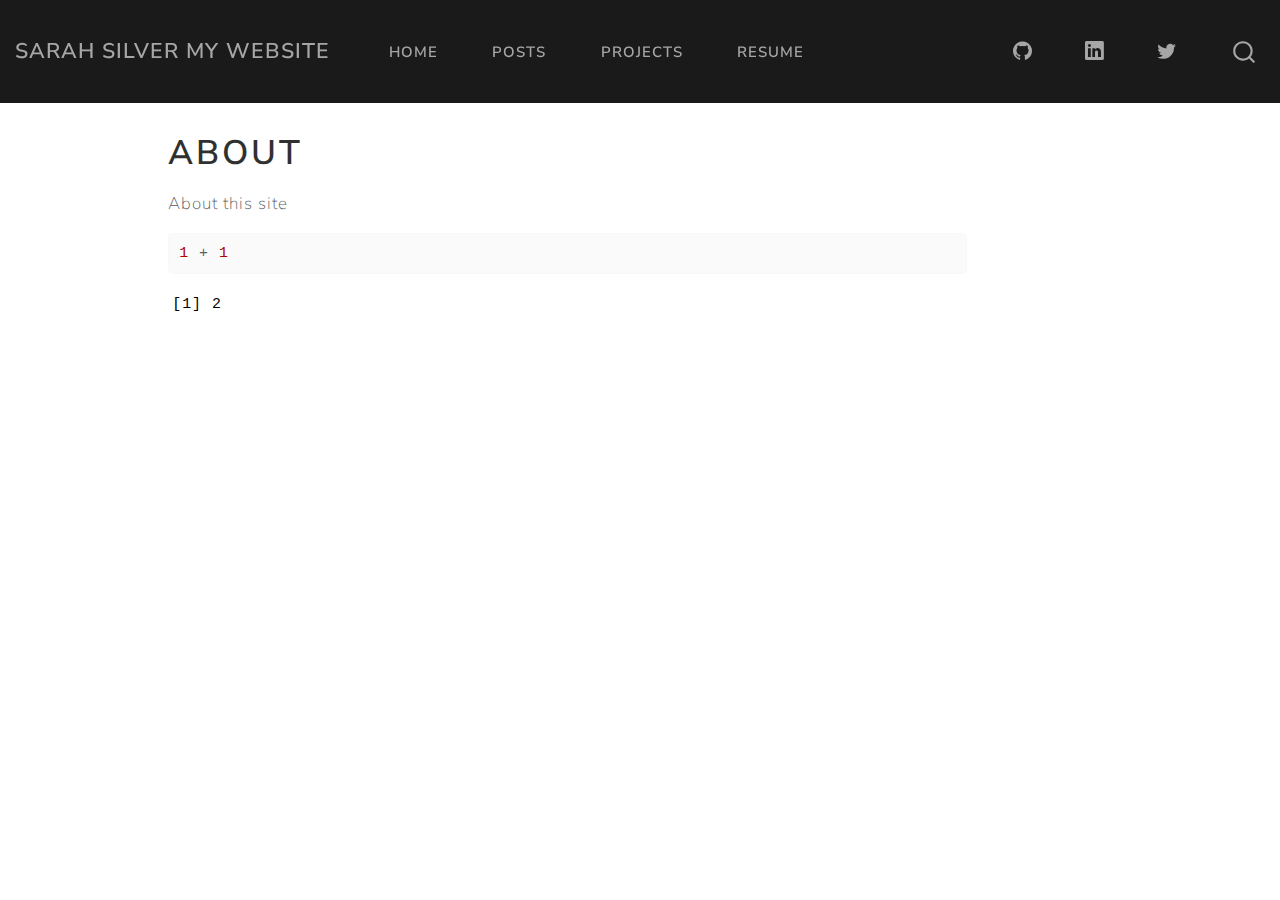
<file: docs/about.html>
<!DOCTYPE html>
<html xmlns="http://www.w3.org/1999/xhtml" lang="en" xml:lang="en"><head>

<meta charset="utf-8">
<meta name="generator" content="quarto-1.3.353">

<meta name="viewport" content="width=device-width, initial-scale=1.0, user-scalable=yes">


<title>Sarah Silver my website - About</title>
<style>
code{white-space: pre-wrap;}
span.smallcaps{font-variant: small-caps;}
div.columns{display: flex; gap: min(4vw, 1.5em);}
div.column{flex: auto; overflow-x: auto;}
div.hanging-indent{margin-left: 1.5em; text-indent: -1.5em;}
ul.task-list{list-style: none;}
ul.task-list li input[type="checkbox"] {
  width: 0.8em;
  margin: 0 0.8em 0.2em -1em; /* quarto-specific, see https://github.com/quarto-dev/quarto-cli/issues/4556 */ 
  vertical-align: middle;
}
/* CSS for syntax highlighting */
pre > code.sourceCode { white-space: pre; position: relative; }
pre > code.sourceCode > span { display: inline-block; line-height: 1.25; }
pre > code.sourceCode > span:empty { height: 1.2em; }
.sourceCode { overflow: visible; }
code.sourceCode > span { color: inherit; text-decoration: inherit; }
div.sourceCode { margin: 1em 0; }
pre.sourceCode { margin: 0; }
@media screen {
div.sourceCode { overflow: auto; }
}
@media print {
pre > code.sourceCode { white-space: pre-wrap; }
pre > code.sourceCode > span { text-indent: -5em; padding-left: 5em; }
}
pre.numberSource code
  { counter-reset: source-line 0; }
pre.numberSource code > span
  { position: relative; left: -4em; counter-increment: source-line; }
pre.numberSource code > span > a:first-child::before
  { content: counter(source-line);
    position: relative; left: -1em; text-align: right; vertical-align: baseline;
    border: none; display: inline-block;
    -webkit-touch-callout: none; -webkit-user-select: none;
    -khtml-user-select: none; -moz-user-select: none;
    -ms-user-select: none; user-select: none;
    padding: 0 4px; width: 4em;
  }
pre.numberSource { margin-left: 3em;  padding-left: 4px; }
div.sourceCode
  {   }
@media screen {
pre > code.sourceCode > span > a:first-child::before { text-decoration: underline; }
}
</style>


<script src="site_libs/quarto-nav/quarto-nav.js"></script>
<script src="site_libs/quarto-nav/headroom.min.js"></script>
<script src="site_libs/clipboard/clipboard.min.js"></script>
<script src="site_libs/quarto-search/autocomplete.umd.js"></script>
<script src="site_libs/quarto-search/fuse.min.js"></script>
<script src="site_libs/quarto-search/quarto-search.js"></script>
<meta name="quarto:offset" content="./">
<link href="./images/personal_logo.png" rel="icon" type="image/png">
<script src="site_libs/quarto-html/quarto.js"></script>
<script src="site_libs/quarto-html/popper.min.js"></script>
<script src="site_libs/quarto-html/tippy.umd.min.js"></script>
<script src="site_libs/quarto-html/anchor.min.js"></script>
<link href="site_libs/quarto-html/tippy.css" rel="stylesheet">
<link href="site_libs/quarto-html/quarto-syntax-highlighting.css" rel="stylesheet" id="quarto-text-highlighting-styles">
<script src="site_libs/bootstrap/bootstrap.min.js"></script>
<link href="site_libs/bootstrap/bootstrap-icons.css" rel="stylesheet">
<link href="site_libs/bootstrap/bootstrap.min.css" rel="stylesheet" id="quarto-bootstrap" data-mode="light">
<script id="quarto-search-options" type="application/json">{
  "location": "navbar",
  "copy-button": false,
  "collapse-after": 3,
  "panel-placement": "end",
  "type": "overlay",
  "limit": 20,
  "language": {
    "search-no-results-text": "No results",
    "search-matching-documents-text": "matching documents",
    "search-copy-link-title": "Copy link to search",
    "search-hide-matches-text": "Hide additional matches",
    "search-more-match-text": "more match in this document",
    "search-more-matches-text": "more matches in this document",
    "search-clear-button-title": "Clear",
    "search-detached-cancel-button-title": "Cancel",
    "search-submit-button-title": "Submit"
  }
}</script>


<link rel="stylesheet" href="styles.css">
</head>

<body class="nav-fixed">

<div id="quarto-search-results"></div>
  <header id="quarto-header" class="headroom fixed-top">
    <nav class="navbar navbar-expand-lg navbar-dark ">
      <div class="navbar-container container-fluid">
      <div class="navbar-brand-container">
    <a class="navbar-brand" href="./index.html">
    <span class="navbar-title">Sarah Silver my website</span>
    </a>
  </div>
            <div id="quarto-search" class="" title="Search"></div>
          <button class="navbar-toggler" type="button" data-bs-toggle="collapse" data-bs-target="#navbarCollapse" aria-controls="navbarCollapse" aria-expanded="false" aria-label="Toggle navigation" onclick="if (window.quartoToggleHeadroom) { window.quartoToggleHeadroom(); }">
  <span class="navbar-toggler-icon"></span>
</button>
          <div class="collapse navbar-collapse" id="navbarCollapse">
            <ul class="navbar-nav navbar-nav-scroll me-auto">
  <li class="nav-item">
    <a class="nav-link" href="./index.html" rel="" target="">
 <span class="menu-text">Home</span></a>
  </li>  
  <li class="nav-item">
    <a class="nav-link" href="./posts.html" rel="" target="">
 <span class="menu-text">Posts</span></a>
  </li>  
  <li class="nav-item">
    <a class="nav-link" href="./projects.html" rel="" target="">
 <span class="menu-text">Projects</span></a>
  </li>  
  <li class="nav-item">
    <a class="nav-link" href="./resume.html" rel="" target="">
 <span class="menu-text">Resume</span></a>
  </li>  
</ul>
            <ul class="navbar-nav navbar-nav-scroll ms-auto">
  <li class="nav-item compact">
    <a class="nav-link" href="https://github.com/" rel="" target=""><i class="bi bi-github" role="img">
</i> 
 <span class="menu-text"></span></a>
  </li>  
  <li class="nav-item compact">
    <a class="nav-link" href="https://www.linkedin.com" rel="" target=""><i class="bi bi-linkedin" role="img">
</i> 
 <span class="menu-text"></span></a>
  </li>  
  <li class="nav-item compact">
    <a class="nav-link" href="https://twitter.com/" rel="" target=""><i class="bi bi-twitter" role="img">
</i> 
 <span class="menu-text"></span></a>
  </li>  
</ul>
            <div class="quarto-navbar-tools">
</div>
          </div> <!-- /navcollapse -->
      </div> <!-- /container-fluid -->
    </nav>
</header>
<!-- content -->
<div id="quarto-content" class="quarto-container page-columns page-rows-contents page-layout-article page-navbar">
<!-- sidebar -->
<!-- margin-sidebar -->
    <div id="quarto-margin-sidebar" class="sidebar margin-sidebar">
        
    </div>
<!-- main -->
<main class="content" id="quarto-document-content">

<header id="title-block-header" class="quarto-title-block default">
<div class="quarto-title">
<h1 class="title">About</h1>
</div>



<div class="quarto-title-meta">

    
  
    
  </div>
  

</header>

<p>About this site</p>
<div class="cell">
<div class="sourceCode cell-code" id="cb1"><pre class="sourceCode r code-with-copy"><code class="sourceCode r"><span id="cb1-1"><a href="#cb1-1" aria-hidden="true" tabindex="-1"></a><span class="dv">1</span> <span class="sc">+</span> <span class="dv">1</span></span></code><button title="Copy to Clipboard" class="code-copy-button"><i class="bi"></i></button></pre></div>
<div class="cell-output cell-output-stdout">
<pre><code>[1] 2</code></pre>
</div>
</div>



</main> <!-- /main -->
<script id="quarto-html-after-body" type="application/javascript">
window.document.addEventListener("DOMContentLoaded", function (event) {
  const toggleBodyColorMode = (bsSheetEl) => {
    const mode = bsSheetEl.getAttribute("data-mode");
    const bodyEl = window.document.querySelector("body");
    if (mode === "dark") {
      bodyEl.classList.add("quarto-dark");
      bodyEl.classList.remove("quarto-light");
    } else {
      bodyEl.classList.add("quarto-light");
      bodyEl.classList.remove("quarto-dark");
    }
  }
  const toggleBodyColorPrimary = () => {
    const bsSheetEl = window.document.querySelector("link#quarto-bootstrap");
    if (bsSheetEl) {
      toggleBodyColorMode(bsSheetEl);
    }
  }
  toggleBodyColorPrimary();  
  const icon = "";
  const anchorJS = new window.AnchorJS();
  anchorJS.options = {
    placement: 'right',
    icon: icon
  };
  anchorJS.add('.anchored');
  const isCodeAnnotation = (el) => {
    for (const clz of el.classList) {
      if (clz.startsWith('code-annotation-')) {                     
        return true;
      }
    }
    return false;
  }
  const clipboard = new window.ClipboardJS('.code-copy-button', {
    text: function(trigger) {
      const codeEl = trigger.previousElementSibling.cloneNode(true);
      for (const childEl of codeEl.children) {
        if (isCodeAnnotation(childEl)) {
          childEl.remove();
        }
      }
      return codeEl.innerText;
    }
  });
  clipboard.on('success', function(e) {
    // button target
    const button = e.trigger;
    // don't keep focus
    button.blur();
    // flash "checked"
    button.classList.add('code-copy-button-checked');
    var currentTitle = button.getAttribute("title");
    button.setAttribute("title", "Copied!");
    let tooltip;
    if (window.bootstrap) {
      button.setAttribute("data-bs-toggle", "tooltip");
      button.setAttribute("data-bs-placement", "left");
      button.setAttribute("data-bs-title", "Copied!");
      tooltip = new bootstrap.Tooltip(button, 
        { trigger: "manual", 
          customClass: "code-copy-button-tooltip",
          offset: [0, -8]});
      tooltip.show();    
    }
    setTimeout(function() {
      if (tooltip) {
        tooltip.hide();
        button.removeAttribute("data-bs-title");
        button.removeAttribute("data-bs-toggle");
        button.removeAttribute("data-bs-placement");
      }
      button.setAttribute("title", currentTitle);
      button.classList.remove('code-copy-button-checked');
    }, 1000);
    // clear code selection
    e.clearSelection();
  });
  function tippyHover(el, contentFn) {
    const config = {
      allowHTML: true,
      content: contentFn,
      maxWidth: 500,
      delay: 100,
      arrow: false,
      appendTo: function(el) {
          return el.parentElement;
      },
      interactive: true,
      interactiveBorder: 10,
      theme: 'quarto',
      placement: 'bottom-start'
    };
    window.tippy(el, config); 
  }
  const noterefs = window.document.querySelectorAll('a[role="doc-noteref"]');
  for (var i=0; i<noterefs.length; i++) {
    const ref = noterefs[i];
    tippyHover(ref, function() {
      // use id or data attribute instead here
      let href = ref.getAttribute('data-footnote-href') || ref.getAttribute('href');
      try { href = new URL(href).hash; } catch {}
      const id = href.replace(/^#\/?/, "");
      const note = window.document.getElementById(id);
      return note.innerHTML;
    });
  }
      let selectedAnnoteEl;
      const selectorForAnnotation = ( cell, annotation) => {
        let cellAttr = 'data-code-cell="' + cell + '"';
        let lineAttr = 'data-code-annotation="' +  annotation + '"';
        const selector = 'span[' + cellAttr + '][' + lineAttr + ']';
        return selector;
      }
      const selectCodeLines = (annoteEl) => {
        const doc = window.document;
        const targetCell = annoteEl.getAttribute("data-target-cell");
        const targetAnnotation = annoteEl.getAttribute("data-target-annotation");
        const annoteSpan = window.document.querySelector(selectorForAnnotation(targetCell, targetAnnotation));
        const lines = annoteSpan.getAttribute("data-code-lines").split(",");
        const lineIds = lines.map((line) => {
          return targetCell + "-" + line;
        })
        let top = null;
        let height = null;
        let parent = null;
        if (lineIds.length > 0) {
            //compute the position of the single el (top and bottom and make a div)
            const el = window.document.getElementById(lineIds[0]);
            top = el.offsetTop;
            height = el.offsetHeight;
            parent = el.parentElement.parentElement;
          if (lineIds.length > 1) {
            const lastEl = window.document.getElementById(lineIds[lineIds.length - 1]);
            const bottom = lastEl.offsetTop + lastEl.offsetHeight;
            height = bottom - top;
          }
          if (top !== null && height !== null && parent !== null) {
            // cook up a div (if necessary) and position it 
            let div = window.document.getElementById("code-annotation-line-highlight");
            if (div === null) {
              div = window.document.createElement("div");
              div.setAttribute("id", "code-annotation-line-highlight");
              div.style.position = 'absolute';
              parent.appendChild(div);
            }
            div.style.top = top - 2 + "px";
            div.style.height = height + 4 + "px";
            let gutterDiv = window.document.getElementById("code-annotation-line-highlight-gutter");
            if (gutterDiv === null) {
              gutterDiv = window.document.createElement("div");
              gutterDiv.setAttribute("id", "code-annotation-line-highlight-gutter");
              gutterDiv.style.position = 'absolute';
              const codeCell = window.document.getElementById(targetCell);
              const gutter = codeCell.querySelector('.code-annotation-gutter');
              gutter.appendChild(gutterDiv);
            }
            gutterDiv.style.top = top - 2 + "px";
            gutterDiv.style.height = height + 4 + "px";
          }
          selectedAnnoteEl = annoteEl;
        }
      };
      const unselectCodeLines = () => {
        const elementsIds = ["code-annotation-line-highlight", "code-annotation-line-highlight-gutter"];
        elementsIds.forEach((elId) => {
          const div = window.document.getElementById(elId);
          if (div) {
            div.remove();
          }
        });
        selectedAnnoteEl = undefined;
      };
      // Attach click handler to the DT
      const annoteDls = window.document.querySelectorAll('dt[data-target-cell]');
      for (const annoteDlNode of annoteDls) {
        annoteDlNode.addEventListener('click', (event) => {
          const clickedEl = event.target;
          if (clickedEl !== selectedAnnoteEl) {
            unselectCodeLines();
            const activeEl = window.document.querySelector('dt[data-target-cell].code-annotation-active');
            if (activeEl) {
              activeEl.classList.remove('code-annotation-active');
            }
            selectCodeLines(clickedEl);
            clickedEl.classList.add('code-annotation-active');
          } else {
            // Unselect the line
            unselectCodeLines();
            clickedEl.classList.remove('code-annotation-active');
          }
        });
      }
  const findCites = (el) => {
    const parentEl = el.parentElement;
    if (parentEl) {
      const cites = parentEl.dataset.cites;
      if (cites) {
        return {
          el,
          cites: cites.split(' ')
        };
      } else {
        return findCites(el.parentElement)
      }
    } else {
      return undefined;
    }
  };
  var bibliorefs = window.document.querySelectorAll('a[role="doc-biblioref"]');
  for (var i=0; i<bibliorefs.length; i++) {
    const ref = bibliorefs[i];
    const citeInfo = findCites(ref);
    if (citeInfo) {
      tippyHover(citeInfo.el, function() {
        var popup = window.document.createElement('div');
        citeInfo.cites.forEach(function(cite) {
          var citeDiv = window.document.createElement('div');
          citeDiv.classList.add('hanging-indent');
          citeDiv.classList.add('csl-entry');
          var biblioDiv = window.document.getElementById('ref-' + cite);
          if (biblioDiv) {
            citeDiv.innerHTML = biblioDiv.innerHTML;
          }
          popup.appendChild(citeDiv);
        });
        return popup.innerHTML;
      });
    }
  }
});
</script>
</div> <!-- /content -->



</body></html>
</file>
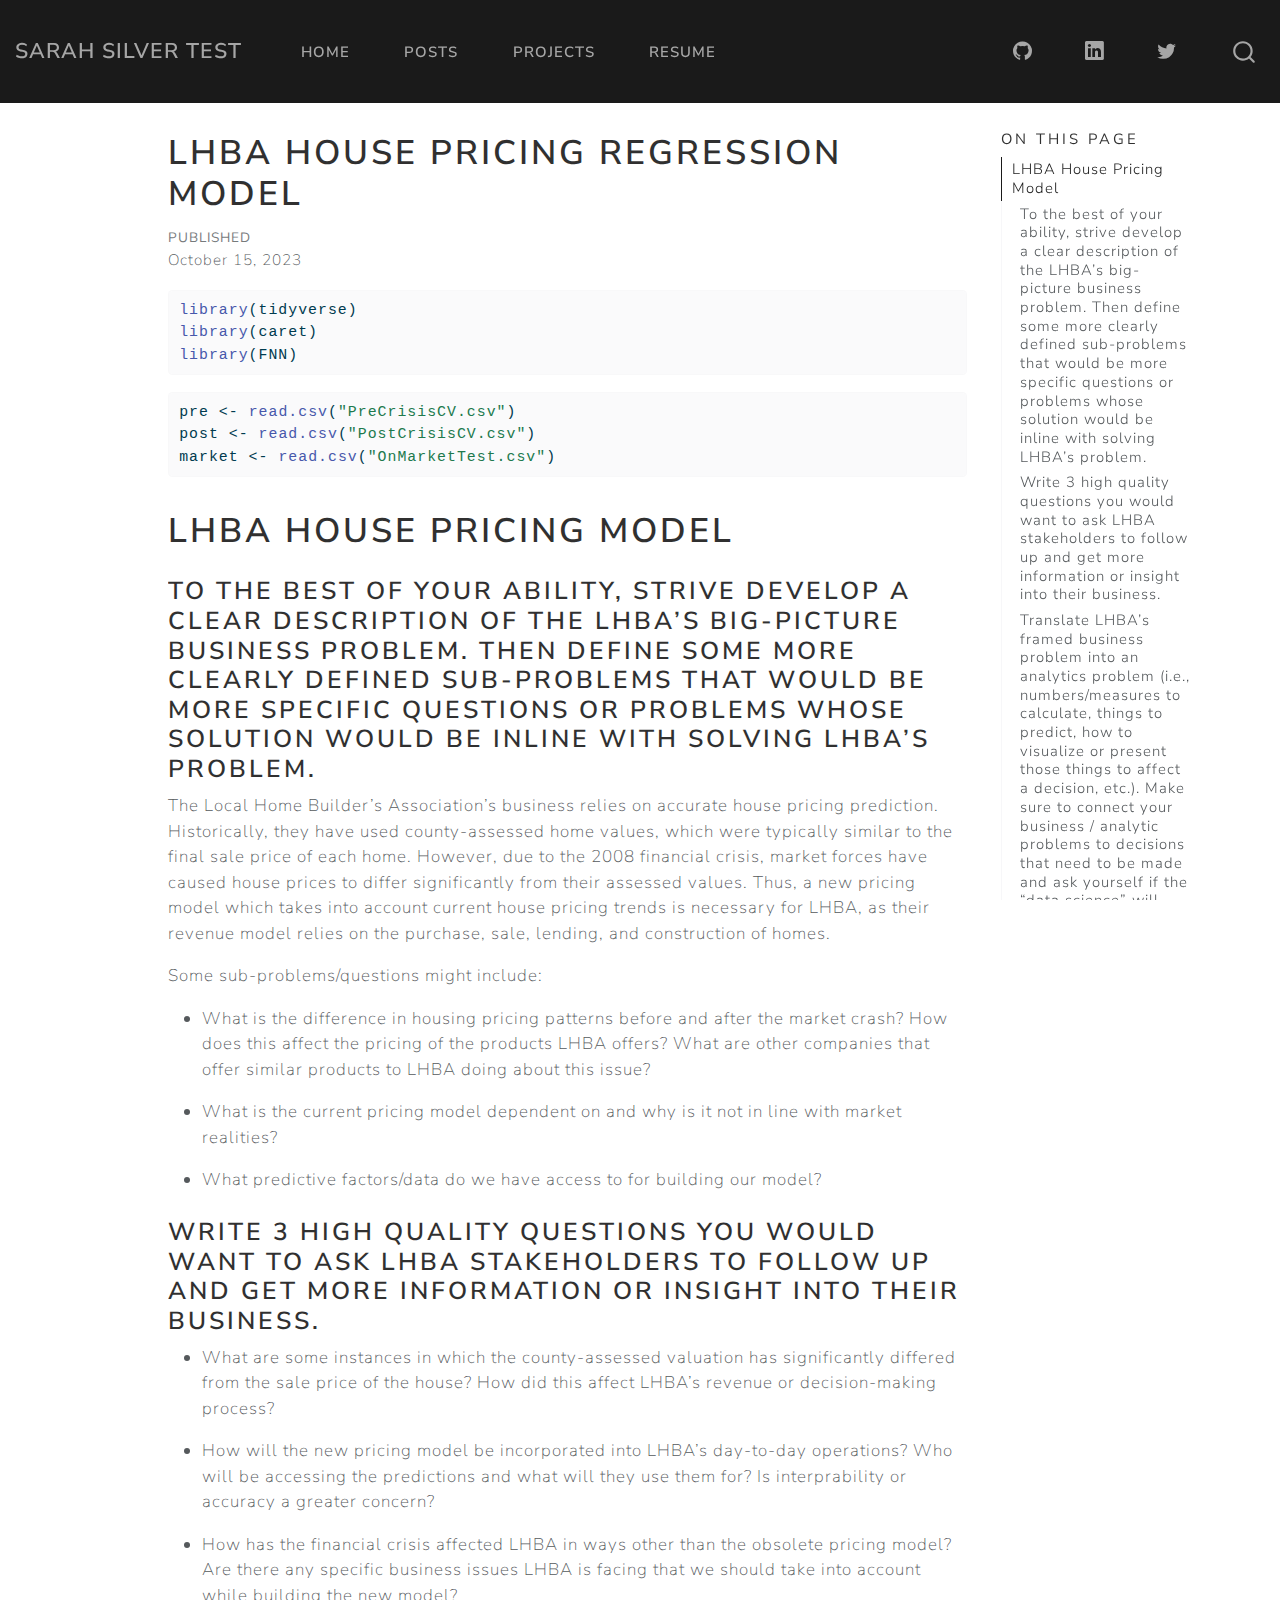
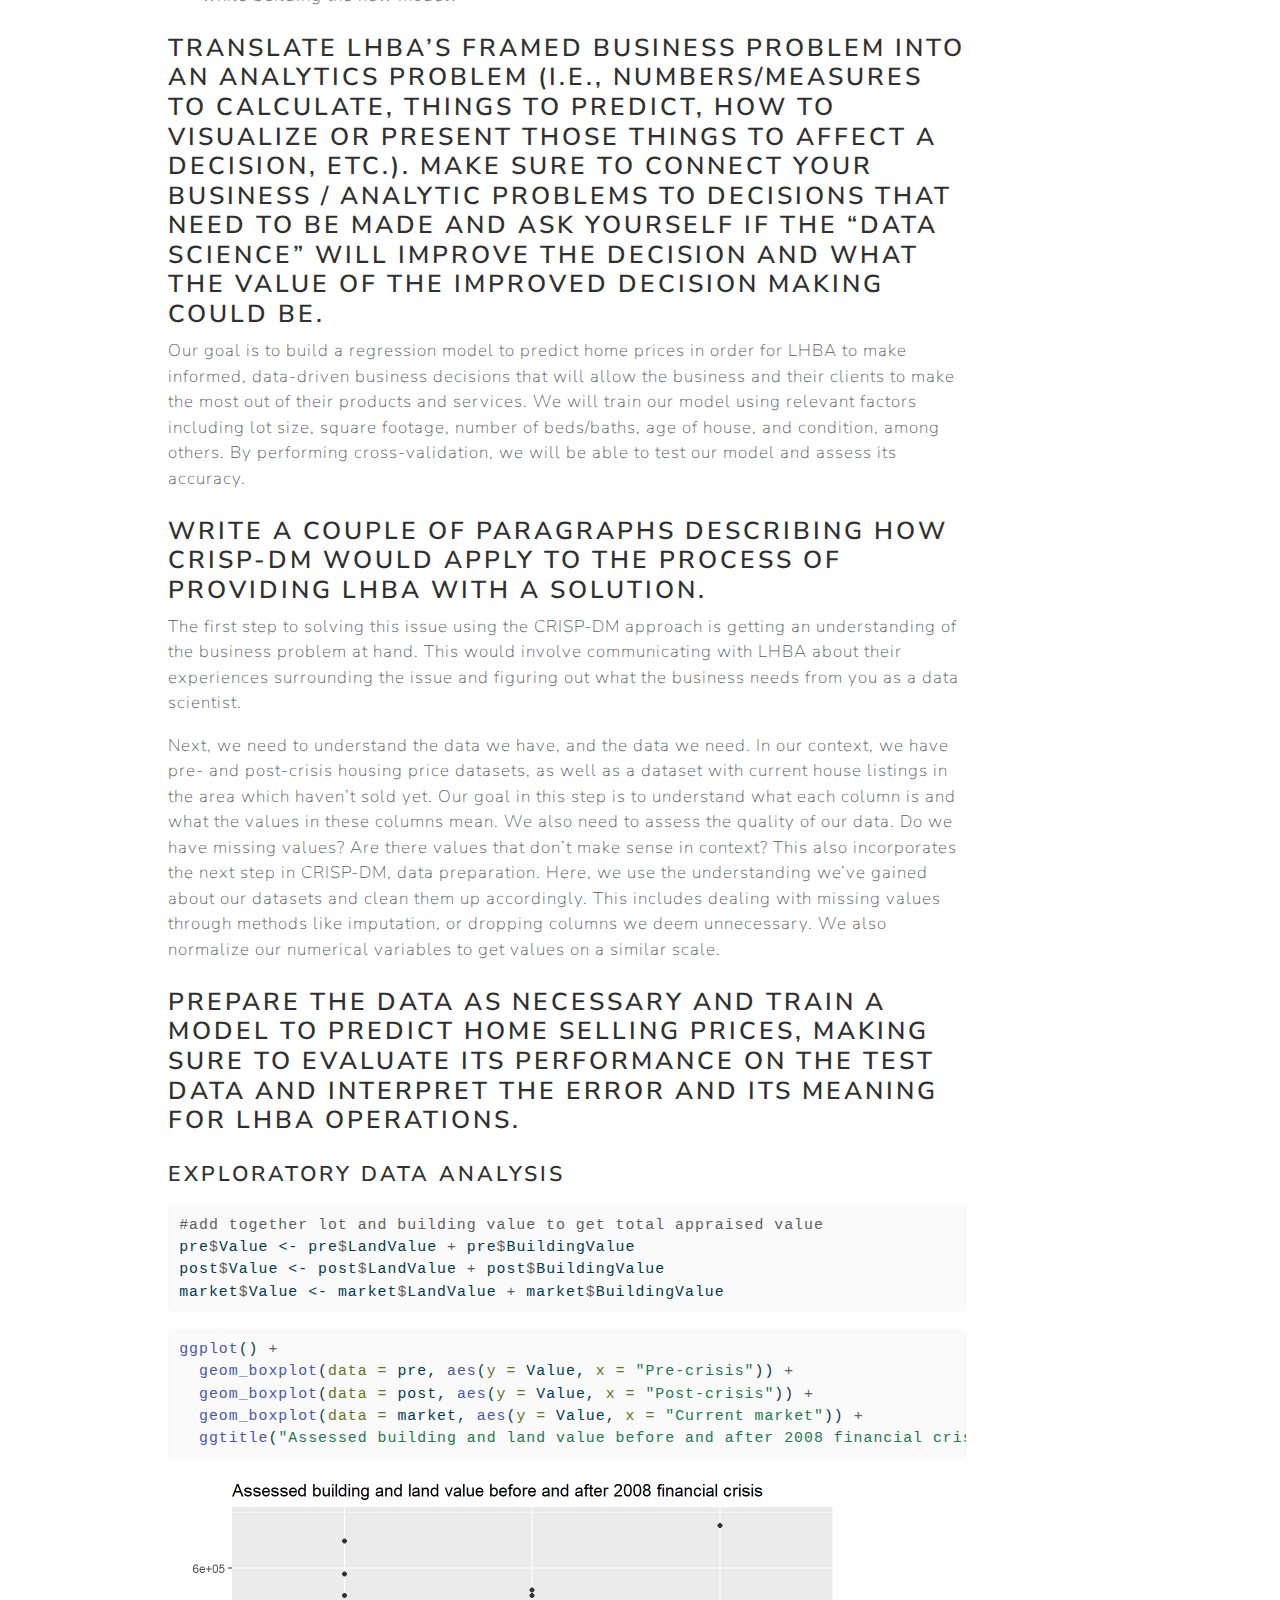
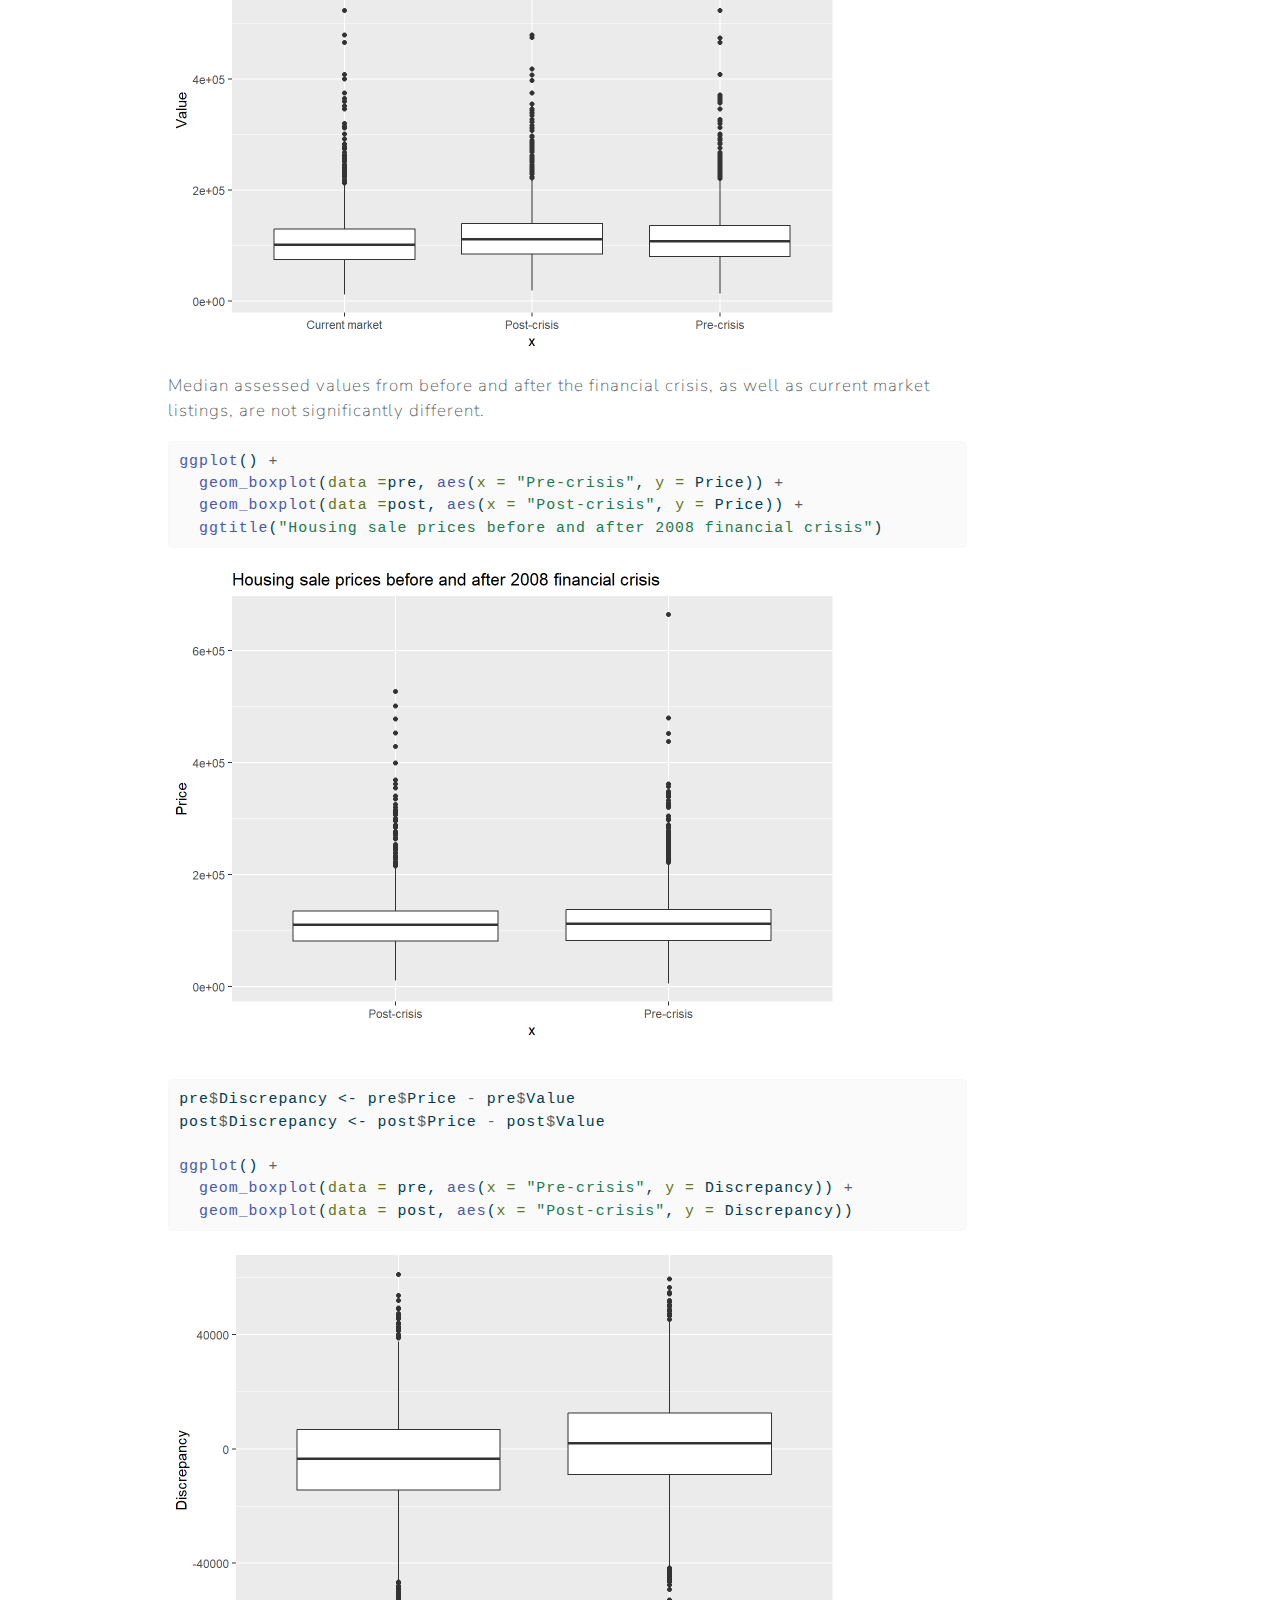
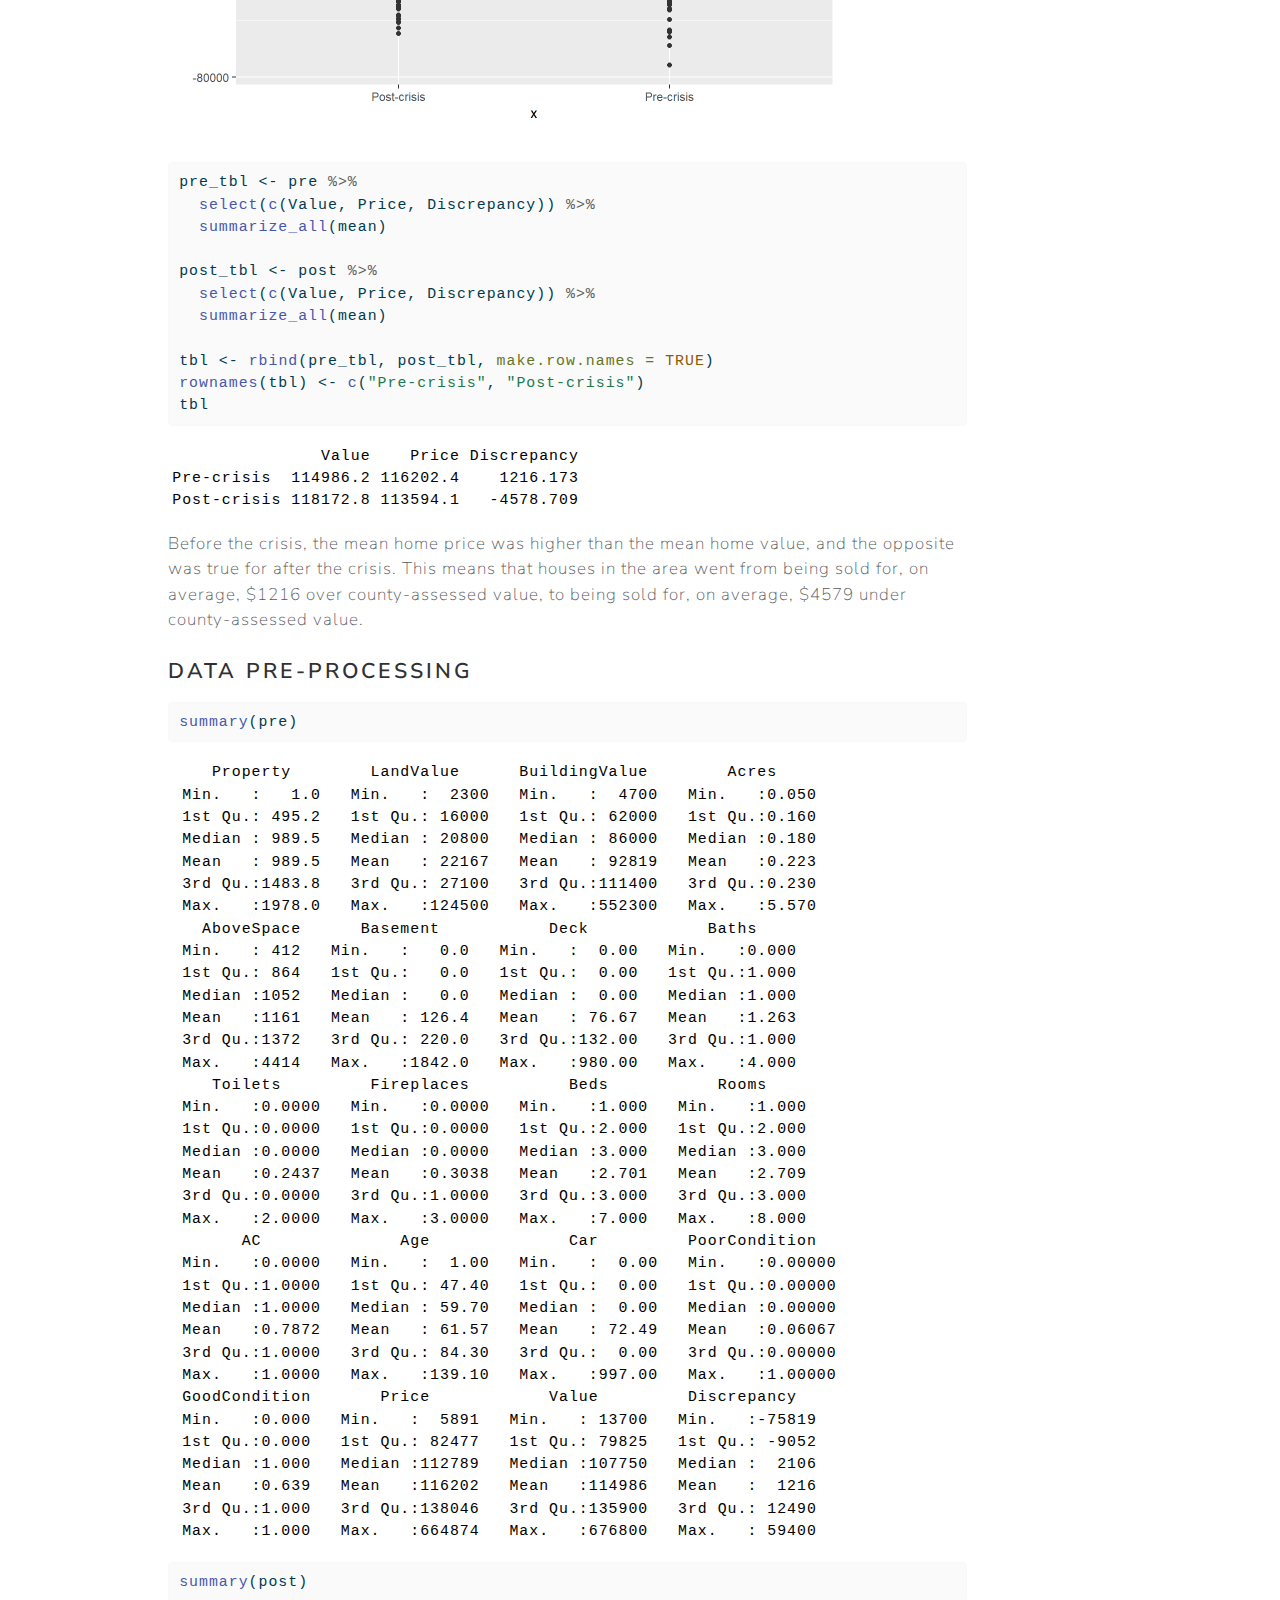
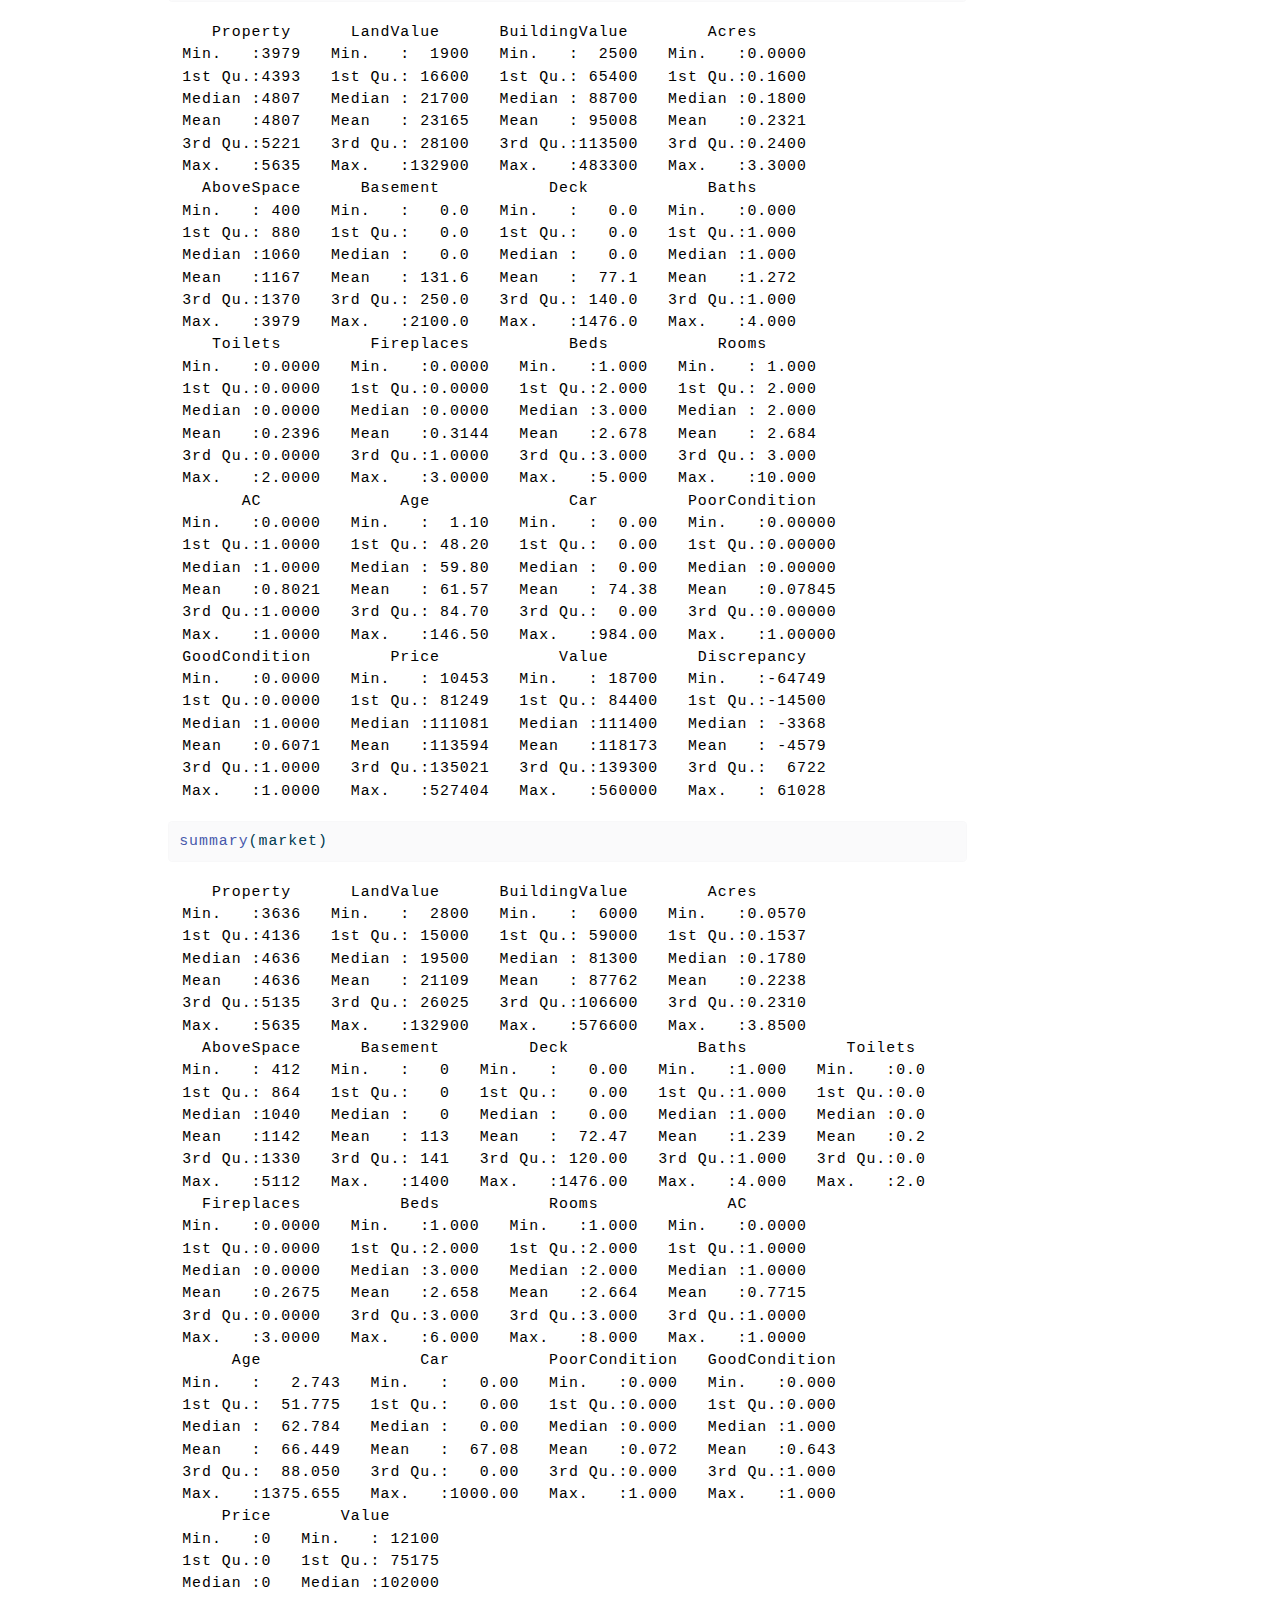
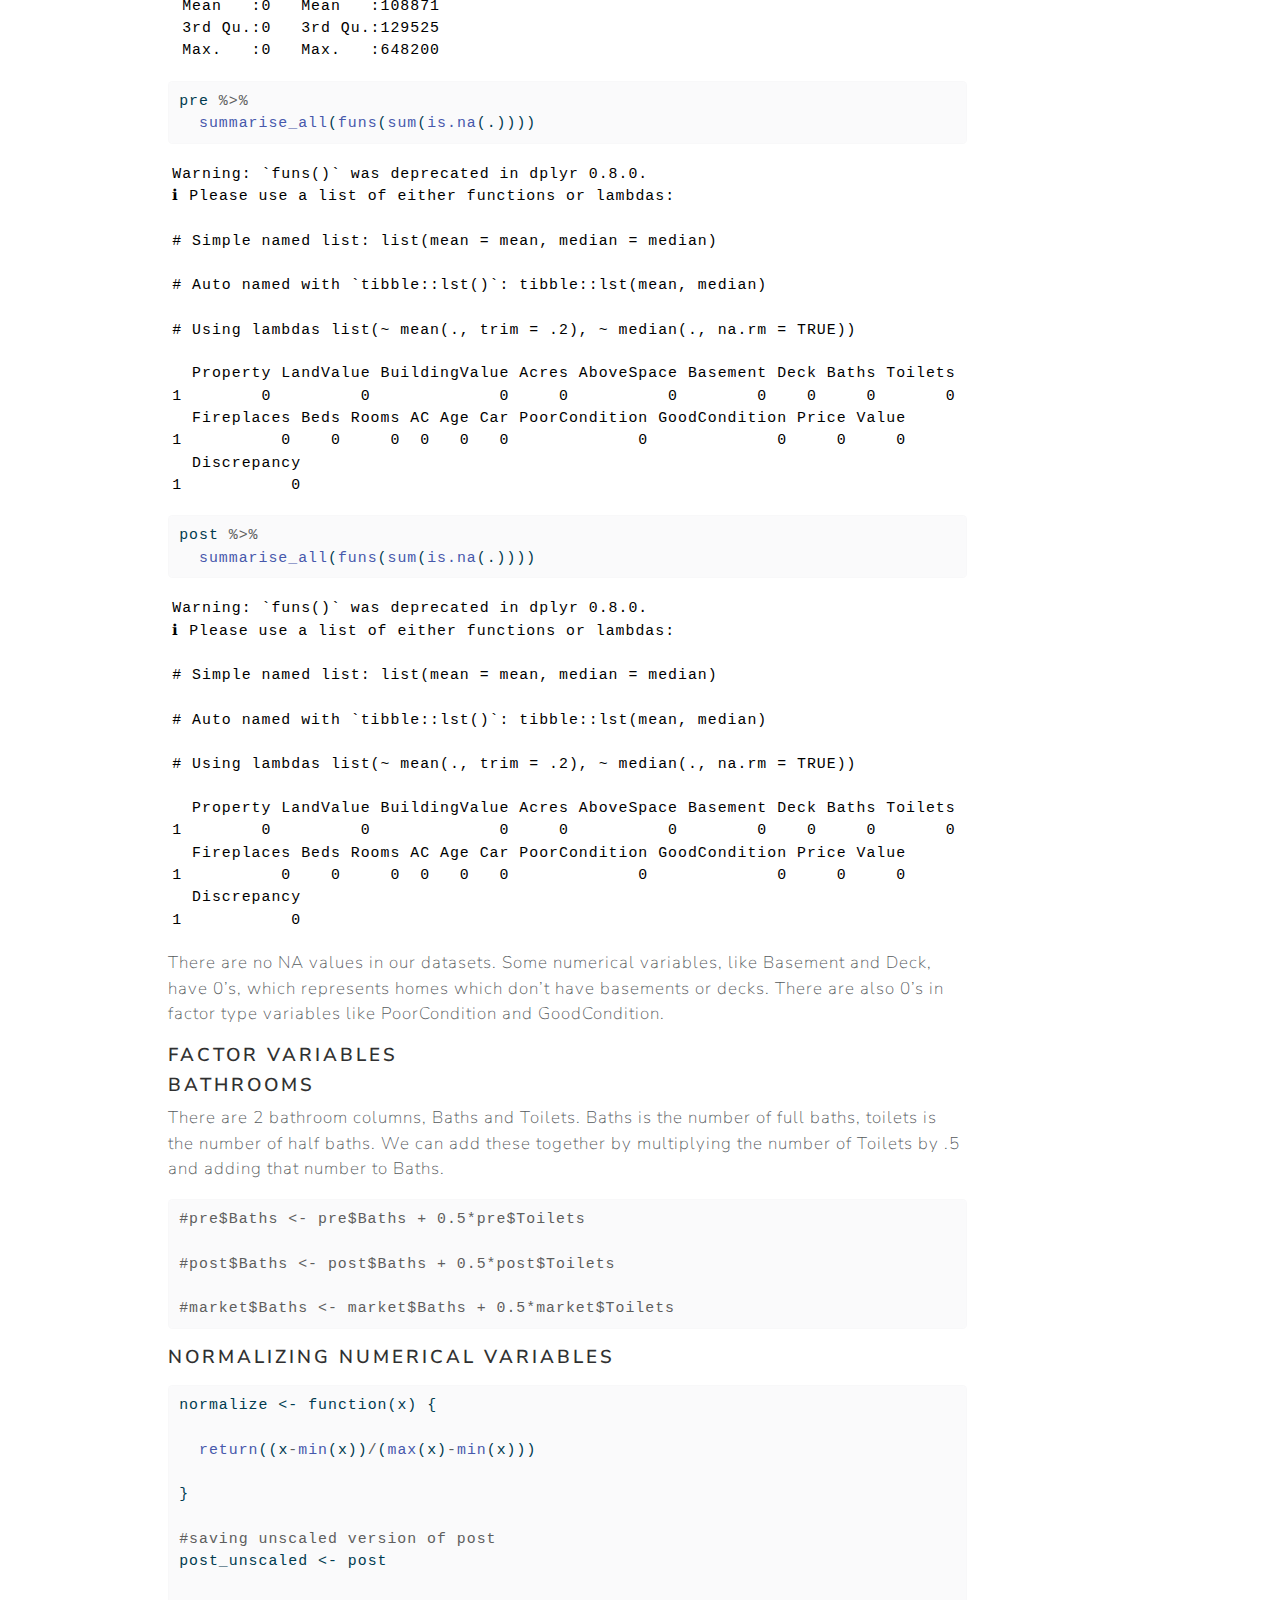
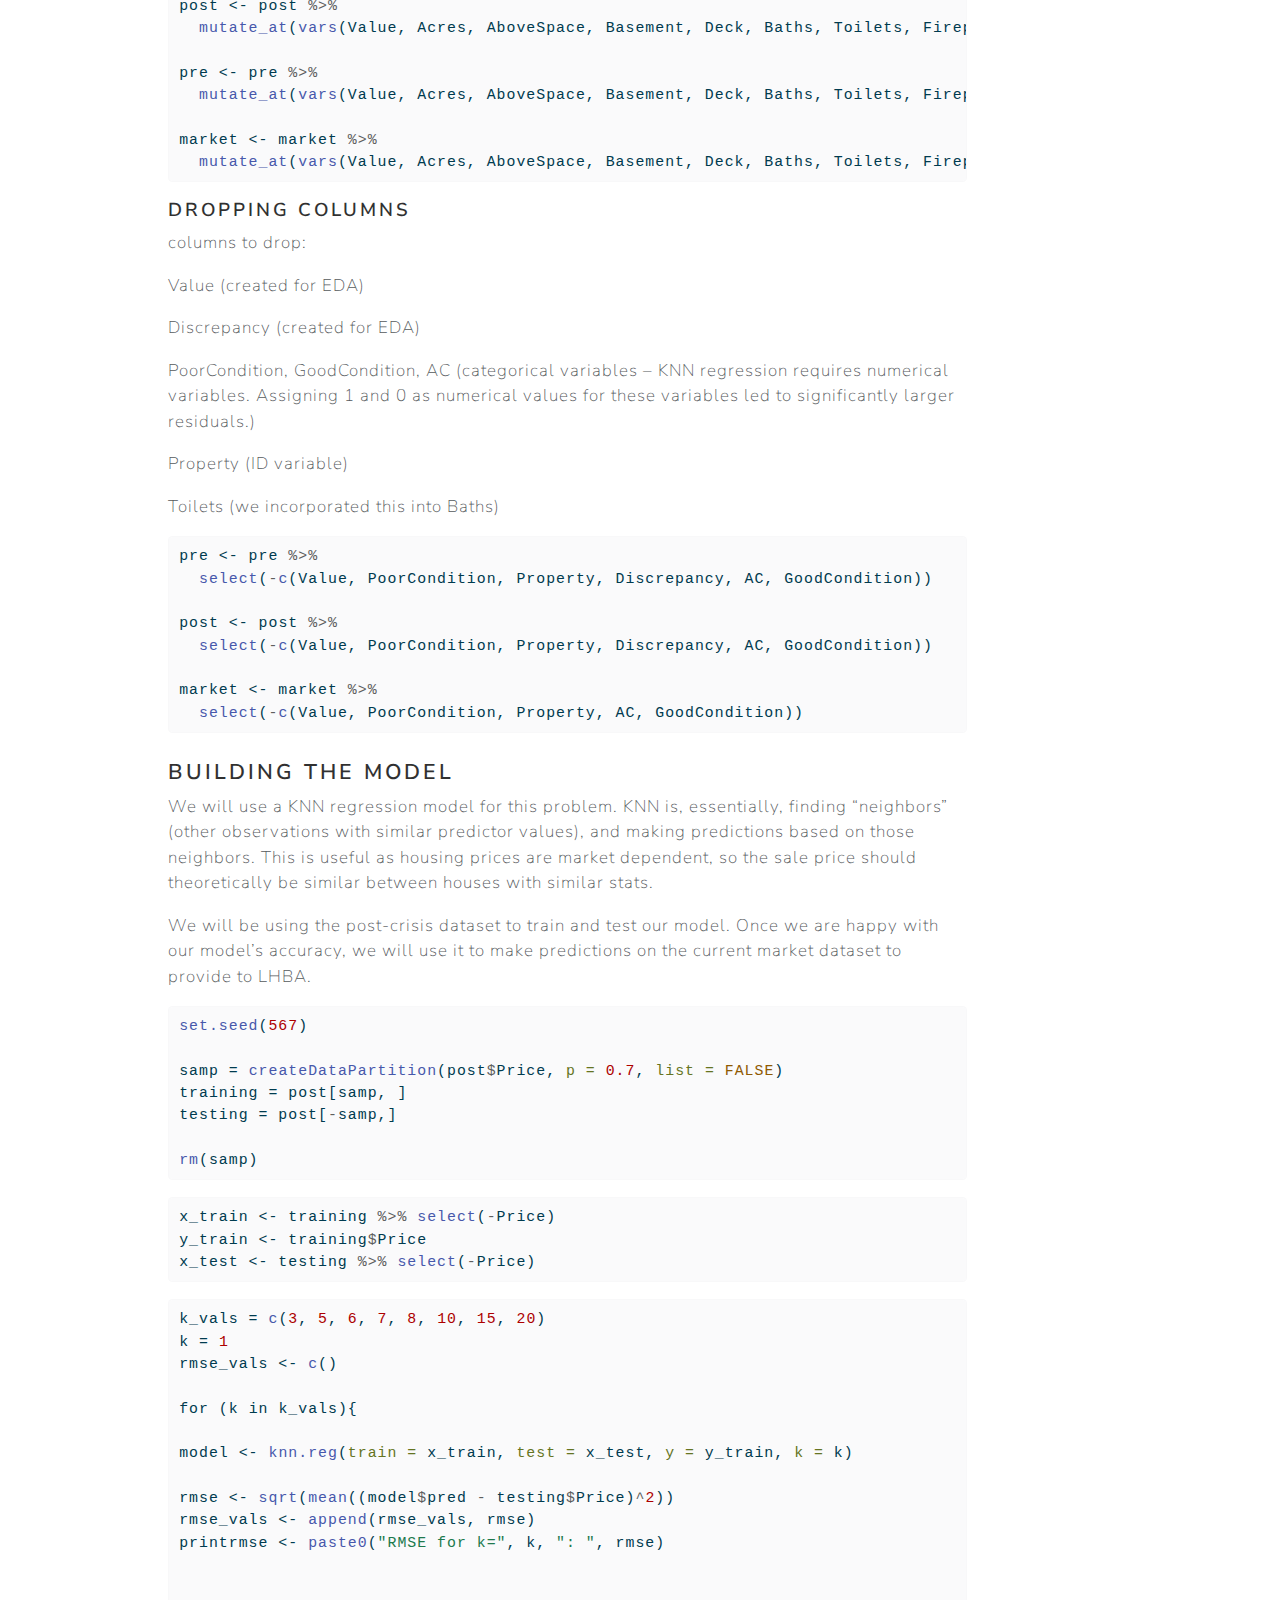
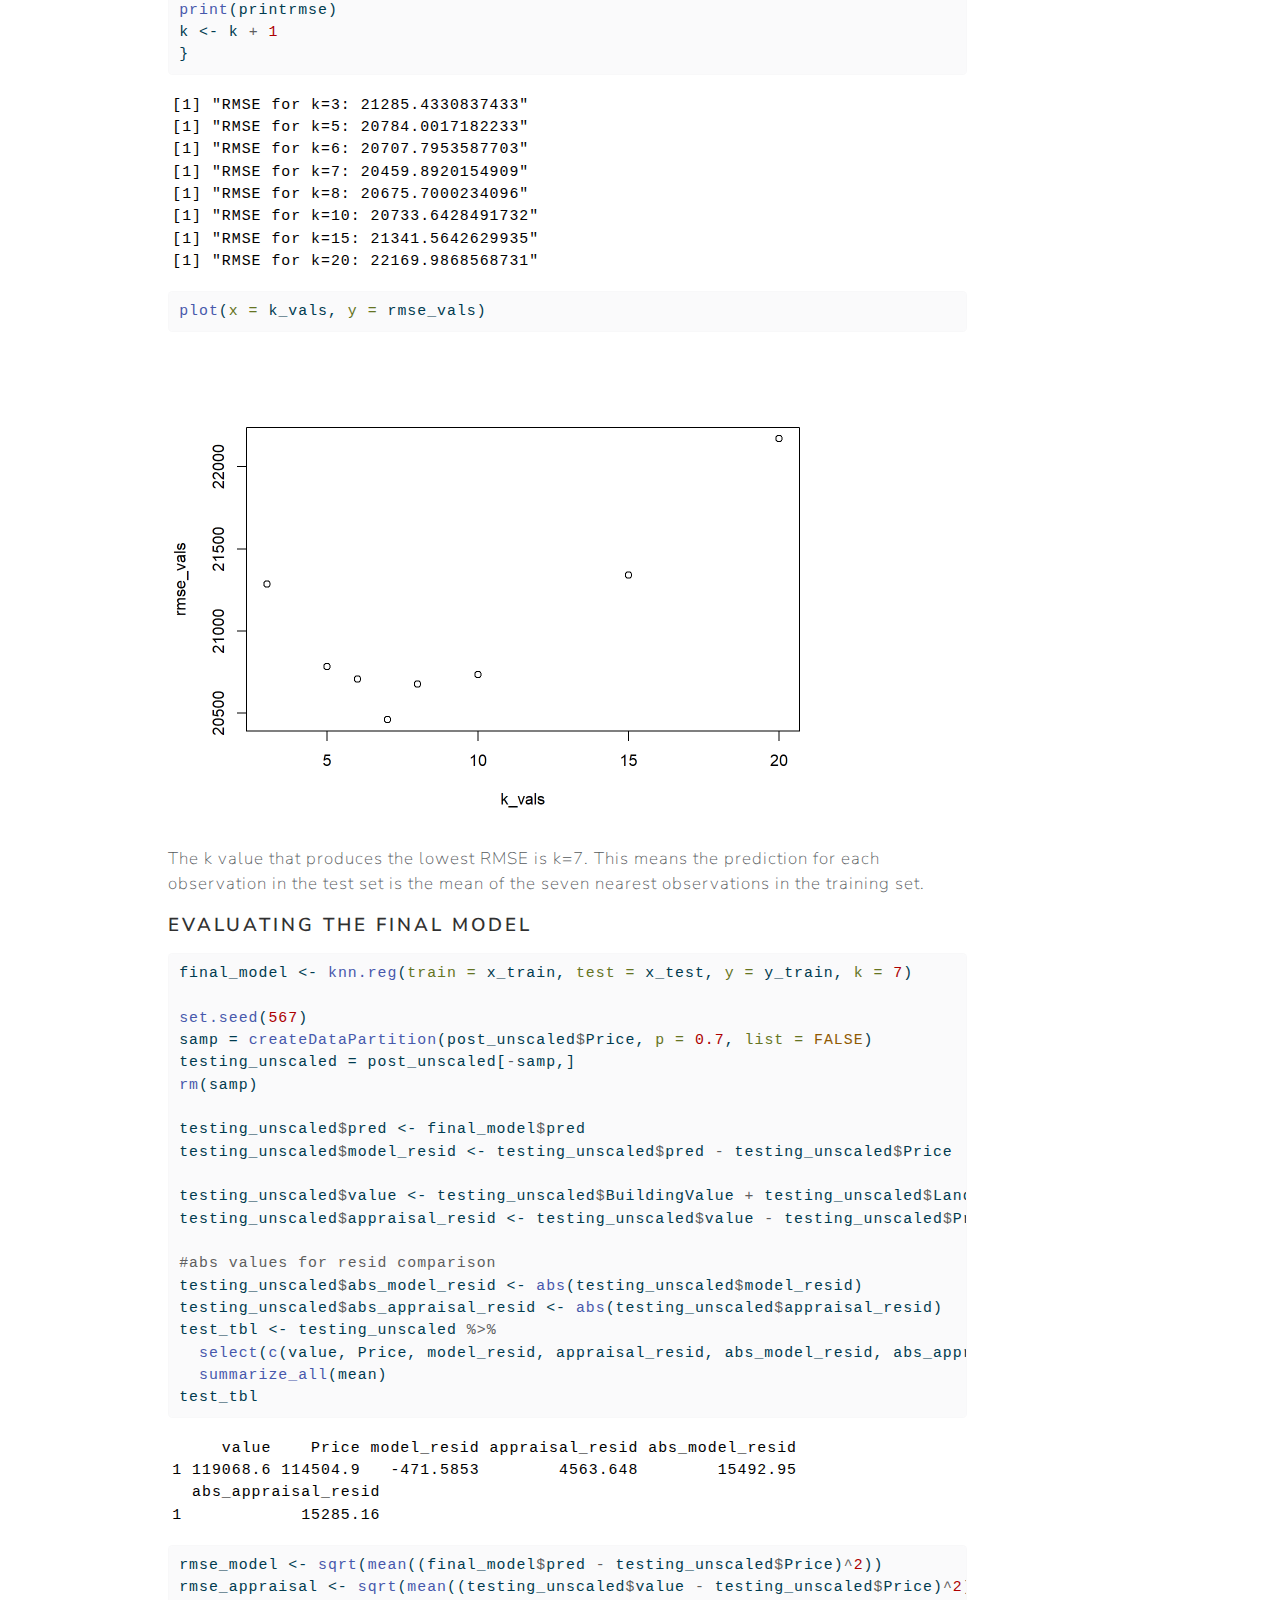
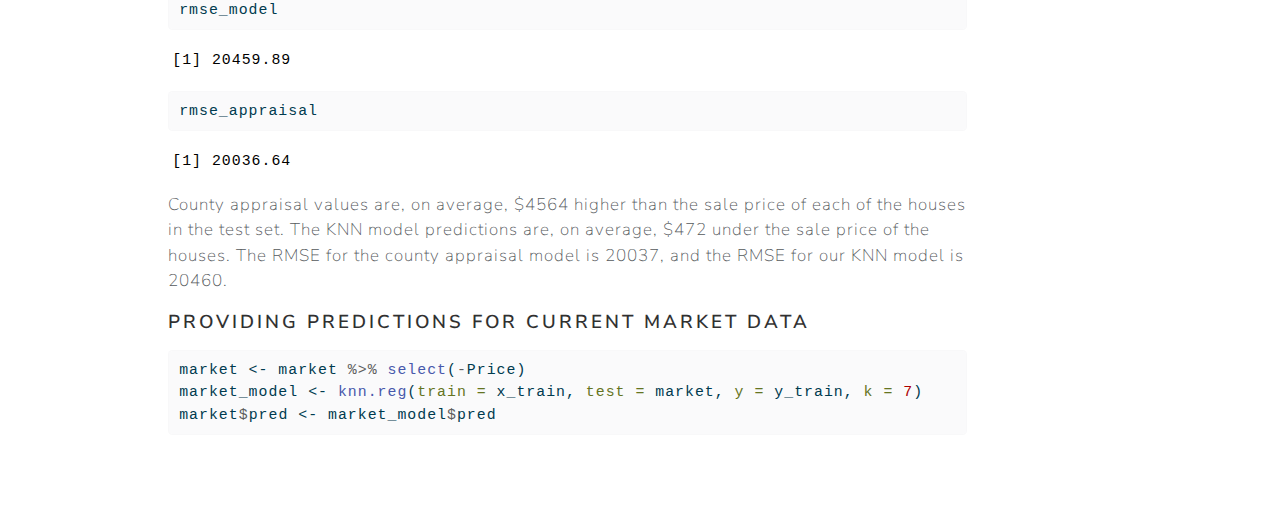
<file: docs/posts/LHBA House Pricing Regression/LHBA House Pricing Regression.html>
<!DOCTYPE html>
<html xmlns="http://www.w3.org/1999/xhtml" lang="en" xml:lang="en"><head>

<meta charset="utf-8">
<meta name="generator" content="quarto-1.3.353">

<meta name="viewport" content="width=device-width, initial-scale=1.0, user-scalable=yes">

<meta name="dcterms.date" content="2023-10-15">

<title>Sarah Silver test - LHBA House Pricing Regression Model</title>
<style>
code{white-space: pre-wrap;}
span.smallcaps{font-variant: small-caps;}
div.columns{display: flex; gap: min(4vw, 1.5em);}
div.column{flex: auto; overflow-x: auto;}
div.hanging-indent{margin-left: 1.5em; text-indent: -1.5em;}
ul.task-list{list-style: none;}
ul.task-list li input[type="checkbox"] {
  width: 0.8em;
  margin: 0 0.8em 0.2em -1em; /* quarto-specific, see https://github.com/quarto-dev/quarto-cli/issues/4556 */ 
  vertical-align: middle;
}
/* CSS for syntax highlighting */
pre > code.sourceCode { white-space: pre; position: relative; }
pre > code.sourceCode > span { display: inline-block; line-height: 1.25; }
pre > code.sourceCode > span:empty { height: 1.2em; }
.sourceCode { overflow: visible; }
code.sourceCode > span { color: inherit; text-decoration: inherit; }
div.sourceCode { margin: 1em 0; }
pre.sourceCode { margin: 0; }
@media screen {
div.sourceCode { overflow: auto; }
}
@media print {
pre > code.sourceCode { white-space: pre-wrap; }
pre > code.sourceCode > span { text-indent: -5em; padding-left: 5em; }
}
pre.numberSource code
  { counter-reset: source-line 0; }
pre.numberSource code > span
  { position: relative; left: -4em; counter-increment: source-line; }
pre.numberSource code > span > a:first-child::before
  { content: counter(source-line);
    position: relative; left: -1em; text-align: right; vertical-align: baseline;
    border: none; display: inline-block;
    -webkit-touch-callout: none; -webkit-user-select: none;
    -khtml-user-select: none; -moz-user-select: none;
    -ms-user-select: none; user-select: none;
    padding: 0 4px; width: 4em;
  }
pre.numberSource { margin-left: 3em;  padding-left: 4px; }
div.sourceCode
  {   }
@media screen {
pre > code.sourceCode > span > a:first-child::before { text-decoration: underline; }
}
</style>


<script src="../../site_libs/quarto-nav/quarto-nav.js"></script>
<script src="../../site_libs/quarto-nav/headroom.min.js"></script>
<script src="../../site_libs/clipboard/clipboard.min.js"></script>
<script src="../../site_libs/quarto-search/autocomplete.umd.js"></script>
<script src="../../site_libs/quarto-search/fuse.min.js"></script>
<script src="../../site_libs/quarto-search/quarto-search.js"></script>
<meta name="quarto:offset" content="../../">
<link href="../../images/personal_logo.png" rel="icon" type="image/png">
<script src="../../site_libs/quarto-html/quarto.js"></script>
<script src="../../site_libs/quarto-html/popper.min.js"></script>
<script src="../../site_libs/quarto-html/tippy.umd.min.js"></script>
<script src="../../site_libs/quarto-html/anchor.min.js"></script>
<link href="../../site_libs/quarto-html/tippy.css" rel="stylesheet">
<link href="../../site_libs/quarto-html/quarto-syntax-highlighting.css" rel="stylesheet" id="quarto-text-highlighting-styles">
<script src="../../site_libs/bootstrap/bootstrap.min.js"></script>
<link href="../../site_libs/bootstrap/bootstrap-icons.css" rel="stylesheet">
<link href="../../site_libs/bootstrap/bootstrap.min.css" rel="stylesheet" id="quarto-bootstrap" data-mode="light">
<script id="quarto-search-options" type="application/json">{
  "location": "navbar",
  "copy-button": false,
  "collapse-after": 3,
  "panel-placement": "end",
  "type": "overlay",
  "limit": 20,
  "language": {
    "search-no-results-text": "No results",
    "search-matching-documents-text": "matching documents",
    "search-copy-link-title": "Copy link to search",
    "search-hide-matches-text": "Hide additional matches",
    "search-more-match-text": "more match in this document",
    "search-more-matches-text": "more matches in this document",
    "search-clear-button-title": "Clear",
    "search-detached-cancel-button-title": "Cancel",
    "search-submit-button-title": "Submit"
  }
}</script>


<link rel="stylesheet" href="../../styles.css">
</head>

<body class="nav-fixed">

<div id="quarto-search-results"></div>
  <header id="quarto-header" class="headroom fixed-top">
    <nav class="navbar navbar-expand-lg navbar-dark ">
      <div class="navbar-container container-fluid">
      <div class="navbar-brand-container">
    <a class="navbar-brand" href="../../index.html">
    <span class="navbar-title">Sarah Silver test</span>
    </a>
  </div>
            <div id="quarto-search" class="" title="Search"></div>
          <button class="navbar-toggler" type="button" data-bs-toggle="collapse" data-bs-target="#navbarCollapse" aria-controls="navbarCollapse" aria-expanded="false" aria-label="Toggle navigation" onclick="if (window.quartoToggleHeadroom) { window.quartoToggleHeadroom(); }">
  <span class="navbar-toggler-icon"></span>
</button>
          <div class="collapse navbar-collapse" id="navbarCollapse">
            <ul class="navbar-nav navbar-nav-scroll me-auto">
  <li class="nav-item">
    <a class="nav-link" href="../../index.html" rel="" target="">
 <span class="menu-text">Home</span></a>
  </li>  
  <li class="nav-item">
    <a class="nav-link" href="../../posts.html" rel="" target="">
 <span class="menu-text">Posts</span></a>
  </li>  
  <li class="nav-item">
    <a class="nav-link" href="../../projects.html" rel="" target="">
 <span class="menu-text">Projects</span></a>
  </li>  
  <li class="nav-item">
    <a class="nav-link" href="../../resume.html" rel="" target="">
 <span class="menu-text">Resume</span></a>
  </li>  
</ul>
            <ul class="navbar-nav navbar-nav-scroll ms-auto">
  <li class="nav-item compact">
    <a class="nav-link" href="https://github.com/" rel="" target=""><i class="bi bi-github" role="img">
</i> 
 <span class="menu-text"></span></a>
  </li>  
  <li class="nav-item compact">
    <a class="nav-link" href="https://www.linkedin.com" rel="" target=""><i class="bi bi-linkedin" role="img">
</i> 
 <span class="menu-text"></span></a>
  </li>  
  <li class="nav-item compact">
    <a class="nav-link" href="https://twitter.com/" rel="" target=""><i class="bi bi-twitter" role="img">
</i> 
 <span class="menu-text"></span></a>
  </li>  
</ul>
            <div class="quarto-navbar-tools">
</div>
          </div> <!-- /navcollapse -->
      </div> <!-- /container-fluid -->
    </nav>
</header>
<!-- content -->
<div id="quarto-content" class="quarto-container page-columns page-rows-contents page-layout-article page-navbar">
<!-- sidebar -->
<!-- margin-sidebar -->
    <div id="quarto-margin-sidebar" class="sidebar margin-sidebar">
        <nav id="TOC" role="doc-toc" class="toc-active">
    <h2 id="toc-title">On this page</h2>
   
  <ul>
  <li><a href="#lhba-house-pricing-model" id="toc-lhba-house-pricing-model" class="nav-link active" data-scroll-target="#lhba-house-pricing-model">LHBA House Pricing Model</a>
  <ul class="collapse">
  <li><a href="#to-the-best-of-your-ability-strive-develop-a-clear-description-of-the-lhbas-big-picture-business-problem.-then-define-some-more-clearly-defined-sub-problems-that-would-be-more-specific-questions-or-problems-whose-solution-would-be-inline-with-solving-lhbas-problem." id="toc-to-the-best-of-your-ability-strive-develop-a-clear-description-of-the-lhbas-big-picture-business-problem.-then-define-some-more-clearly-defined-sub-problems-that-would-be-more-specific-questions-or-problems-whose-solution-would-be-inline-with-solving-lhbas-problem." class="nav-link" data-scroll-target="#to-the-best-of-your-ability-strive-develop-a-clear-description-of-the-lhbas-big-picture-business-problem.-then-define-some-more-clearly-defined-sub-problems-that-would-be-more-specific-questions-or-problems-whose-solution-would-be-inline-with-solving-lhbas-problem.">To the best of your ability, strive develop a clear description of the LHBA’s big-picture business problem. Then define some more clearly defined sub-problems that would be more specific questions or problems whose solution would be inline with solving LHBA’s problem.</a></li>
  <li><a href="#write-3-high-quality-questions-you-would-want-to-ask-lhba-stakeholders-to-follow-up-and-get-more-information-or-insight-into-their-business." id="toc-write-3-high-quality-questions-you-would-want-to-ask-lhba-stakeholders-to-follow-up-and-get-more-information-or-insight-into-their-business." class="nav-link" data-scroll-target="#write-3-high-quality-questions-you-would-want-to-ask-lhba-stakeholders-to-follow-up-and-get-more-information-or-insight-into-their-business.">Write 3 high quality questions you would want to ask LHBA stakeholders to follow up and get more information or insight into their business.</a></li>
  <li><a href="#translate-lhbas-framed-business-problem-into-an-analytics-problem-i.e.-numbersmeasures-to-calculate-things-to-predict-how-to-visualize-or-present-those-things-to-affect-a-decision-etc..[base64]." id="toc-translate-lhbas-framed-business-problem-into-an-analytics-problem-i.e.-numbersmeasures-to-calculate-things-to-predict-how-to-visualize-or-present-those-things-to-affect-a-decision-etc..[base64]." class="nav-link" data-scroll-target="#translate-lhbas-framed-business-problem-into-an-analytics-problem-i.e.-numbersmeasures-to-calculate-things-to-predict-how-to-visualize-or-present-those-things-to-affect-a-decision-etc..[base64].">Translate LHBA’s framed business problem into an analytics problem (i.e., numbers/measures to calculate, things to predict, how to visualize or present those things to affect a decision, etc.). Make sure to connect your business / analytic problems to decisions that need to be made and ask yourself if the “data science” will improve the decision and what the value of the improved decision making could be.</a></li>
  <li><a href="#write-a-couple-of-paragraphs-describing-how-crisp-dm-would-apply-to-the-process-of-providing-lhba-with-a-solution." id="toc-write-a-couple-of-paragraphs-describing-how-crisp-dm-would-apply-to-the-process-of-providing-lhba-with-a-solution." class="nav-link" data-scroll-target="#write-a-couple-of-paragraphs-describing-how-crisp-dm-would-apply-to-the-process-of-providing-lhba-with-a-solution.">Write a couple of paragraphs describing how CRISP-DM would apply to the process of providing LHBA with a solution.</a></li>
  <li><a href="#prepare-the-data-as-necessary-and-train-a-model-to-predict-home-selling-prices-making-sure-to-evaluate-its-performance-on-the-test-data-and-interpret-the-error-and-its-meaning-for-lhba-operations." id="toc-prepare-the-data-as-necessary-and-train-a-model-to-predict-home-selling-prices-making-sure-to-evaluate-its-performance-on-the-test-data-and-interpret-the-error-and-its-meaning-for-lhba-operations." class="nav-link" data-scroll-target="#prepare-the-data-as-necessary-and-train-a-model-to-predict-home-selling-prices-making-sure-to-evaluate-its-performance-on-the-test-data-and-interpret-the-error-and-its-meaning-for-lhba-operations.">Prepare the data as necessary and train a model to predict home selling prices, making sure to evaluate its performance on the test data and interpret the error and its meaning for LHBA operations.</a></li>
  </ul></li>
  </ul>
</nav>
    </div>
<!-- main -->
<main class="content" id="quarto-document-content">

<header id="title-block-header" class="quarto-title-block default">
<div class="quarto-title">
<h1 class="title">LHBA House Pricing Regression Model</h1>
</div>



<div class="quarto-title-meta">

    
    <div>
    <div class="quarto-title-meta-heading">Published</div>
    <div class="quarto-title-meta-contents">
      <p class="date">October 15, 2023</p>
    </div>
  </div>
  
    
  </div>
  

</header>

<div class="cell">
<div class="sourceCode cell-code" id="cb1"><pre class="sourceCode r code-with-copy"><code class="sourceCode r"><span id="cb1-1"><a href="#cb1-1" aria-hidden="true" tabindex="-1"></a><span class="fu">library</span>(tidyverse)</span>
<span id="cb1-2"><a href="#cb1-2" aria-hidden="true" tabindex="-1"></a><span class="fu">library</span>(caret)</span>
<span id="cb1-3"><a href="#cb1-3" aria-hidden="true" tabindex="-1"></a><span class="fu">library</span>(FNN)</span></code><button title="Copy to Clipboard" class="code-copy-button"><i class="bi"></i></button></pre></div>
</div>
<div class="cell">
<div class="sourceCode cell-code" id="cb2"><pre class="sourceCode r code-with-copy"><code class="sourceCode r"><span id="cb2-1"><a href="#cb2-1" aria-hidden="true" tabindex="-1"></a>pre <span class="ot">&lt;-</span> <span class="fu">read.csv</span>(<span class="st">"PreCrisisCV.csv"</span>)</span>
<span id="cb2-2"><a href="#cb2-2" aria-hidden="true" tabindex="-1"></a>post <span class="ot">&lt;-</span> <span class="fu">read.csv</span>(<span class="st">"PostCrisisCV.csv"</span>)</span>
<span id="cb2-3"><a href="#cb2-3" aria-hidden="true" tabindex="-1"></a>market <span class="ot">&lt;-</span> <span class="fu">read.csv</span>(<span class="st">"OnMarketTest.csv"</span>)</span></code><button title="Copy to Clipboard" class="code-copy-button"><i class="bi"></i></button></pre></div>
</div>
<section id="lhba-house-pricing-model" class="level1">
<h1>LHBA House Pricing Model</h1>
<section id="to-the-best-of-your-ability-strive-develop-a-clear-description-of-the-lhbas-big-picture-business-problem.-then-define-some-more-clearly-defined-sub-problems-that-would-be-more-specific-questions-or-problems-whose-solution-would-be-inline-with-solving-lhbas-problem." class="level3">
<h3 class="anchored" data-anchor-id="to-the-best-of-your-ability-strive-develop-a-clear-description-of-the-lhbas-big-picture-business-problem.-then-define-some-more-clearly-defined-sub-problems-that-would-be-more-specific-questions-or-problems-whose-solution-would-be-inline-with-solving-lhbas-problem.">To the best of your ability, strive develop a clear description of the LHBA’s big-picture business problem. Then define some more clearly defined sub-problems that would be more specific questions or problems whose solution would be inline with solving LHBA’s problem.</h3>
<p>The Local Home Builder’s Association’s business relies on accurate house pricing prediction. Historically, they have used county-assessed home values, which were typically similar to the final sale price of each home. However, due to the 2008 financial crisis, market forces have caused house prices to differ significantly from their assessed values. Thus, a new pricing model which takes into account current house pricing trends is necessary for LHBA, as their revenue model relies on the purchase, sale, lending, and construction of homes.</p>
<p>Some sub-problems/questions might include:</p>
<ul>
<li><p>What is the difference in housing pricing patterns before and after the market crash? How does this affect the pricing of the products LHBA offers? What are other companies that offer similar products to LHBA doing about this issue?</p></li>
<li><p>What is the current pricing model dependent on and why is it not in line with market realities?</p></li>
<li><p>What predictive factors/data do we have access to for building our model?</p></li>
</ul>
</section>
<section id="write-3-high-quality-questions-you-would-want-to-ask-lhba-stakeholders-to-follow-up-and-get-more-information-or-insight-into-their-business." class="level3">
<h3 class="anchored" data-anchor-id="write-3-high-quality-questions-you-would-want-to-ask-lhba-stakeholders-to-follow-up-and-get-more-information-or-insight-into-their-business.">Write 3 high quality questions you would want to ask LHBA stakeholders to follow up and get more information or insight into their business.</h3>
<ul>
<li><p>What are some instances in which the county-assessed valuation has significantly differed from the sale price of the house? How did this affect LHBA’s revenue or decision-making process?</p></li>
<li><p>How will the new pricing model be incorporated into LHBA’s day-to-day operations? Who will be accessing the predictions and what will they use them for? Is interprability or accuracy a greater concern?</p></li>
<li><p>How has the financial crisis affected LHBA in ways other than the obsolete pricing model? Are there any specific business issues LHBA is facing that we should take into account while building the new model?</p></li>
</ul>
</section>
<section id="translate-lhbas-framed-business-problem-into-an-analytics-problem-i.e.-numbersmeasures-to-calculate-things-to-predict-how-to-visualize-or-present-those-things-to-affect-a-decision-etc..[base64]." class="level3">
<h3 class="anchored" data-anchor-id="translate-lhbas-framed-business-problem-into-an-analytics-problem-i.e.-numbersmeasures-to-calculate-things-to-predict-how-to-visualize-or-present-those-things-to-affect-a-decision-etc..[base64].">Translate LHBA’s framed business problem into an analytics problem (i.e., numbers/measures to calculate, things to predict, how to visualize or present those things to affect a decision, etc.). Make sure to connect your business / analytic problems to decisions that need to be made and ask yourself if the “data science” will improve the decision and what the value of the improved decision making could be.</h3>
<p>Our goal is to build a regression model to predict home prices in order for LHBA to make informed, data-driven business decisions that will allow the business and their clients to make the most out of their products and services. We will train our model using relevant factors including lot size, square footage, number of beds/baths, age of house, and condition, among others. By performing cross-validation, we will be able to test our model and assess its accuracy.</p>
</section>
<section id="write-a-couple-of-paragraphs-describing-how-crisp-dm-would-apply-to-the-process-of-providing-lhba-with-a-solution." class="level3">
<h3 class="anchored" data-anchor-id="write-a-couple-of-paragraphs-describing-how-crisp-dm-would-apply-to-the-process-of-providing-lhba-with-a-solution.">Write a couple of paragraphs describing how CRISP-DM would apply to the process of providing LHBA with a solution.</h3>
<p>The first step to solving this issue using the CRISP-DM approach is getting an understanding of the business problem at hand. This would involve communicating with LHBA about their experiences surrounding the issue and figuring out what the business needs from you as a data scientist.</p>
<p>Next, we need to understand the data we have, and the data we need. In our context, we have pre- and post-crisis housing price datasets, as well as a dataset with current house listings in the area which haven’t sold yet. Our goal in this step is to understand what each column is and what the values in these columns mean. We also need to assess the quality of our data. Do we have missing values? Are there values that don’t make sense in context? This also incorporates the next step in CRISP-DM, data preparation. Here, we use the understanding we’ve gained about our datasets and clean them up accordingly. This includes dealing with missing values through methods like imputation, or dropping columns we deem unnecessary. We also normalize our numerical variables to get values on a similar scale.</p>
</section>
<section id="prepare-the-data-as-necessary-and-train-a-model-to-predict-home-selling-prices-making-sure-to-evaluate-its-performance-on-the-test-data-and-interpret-the-error-and-its-meaning-for-lhba-operations." class="level3">
<h3 class="anchored" data-anchor-id="prepare-the-data-as-necessary-and-train-a-model-to-predict-home-selling-prices-making-sure-to-evaluate-its-performance-on-the-test-data-and-interpret-the-error-and-its-meaning-for-lhba-operations.">Prepare the data as necessary and train a model to predict home selling prices, making sure to evaluate its performance on the test data and interpret the error and its meaning for LHBA operations.</h3>
<section id="exploratory-data-analysis" class="level4">
<h4 class="anchored" data-anchor-id="exploratory-data-analysis">Exploratory Data Analysis</h4>
<div class="cell">
<div class="sourceCode cell-code" id="cb3"><pre class="sourceCode r code-with-copy"><code class="sourceCode r"><span id="cb3-1"><a href="#cb3-1" aria-hidden="true" tabindex="-1"></a><span class="co">#add together lot and building value to get total appraised value</span></span>
<span id="cb3-2"><a href="#cb3-2" aria-hidden="true" tabindex="-1"></a>pre<span class="sc">$</span>Value <span class="ot">&lt;-</span> pre<span class="sc">$</span>LandValue <span class="sc">+</span> pre<span class="sc">$</span>BuildingValue</span>
<span id="cb3-3"><a href="#cb3-3" aria-hidden="true" tabindex="-1"></a>post<span class="sc">$</span>Value <span class="ot">&lt;-</span> post<span class="sc">$</span>LandValue <span class="sc">+</span> post<span class="sc">$</span>BuildingValue</span>
<span id="cb3-4"><a href="#cb3-4" aria-hidden="true" tabindex="-1"></a>market<span class="sc">$</span>Value <span class="ot">&lt;-</span> market<span class="sc">$</span>LandValue <span class="sc">+</span> market<span class="sc">$</span>BuildingValue</span></code><button title="Copy to Clipboard" class="code-copy-button"><i class="bi"></i></button></pre></div>
</div>
<div class="cell">
<div class="sourceCode cell-code" id="cb4"><pre class="sourceCode r code-with-copy"><code class="sourceCode r"><span id="cb4-1"><a href="#cb4-1" aria-hidden="true" tabindex="-1"></a><span class="fu">ggplot</span>() <span class="sc">+</span></span>
<span id="cb4-2"><a href="#cb4-2" aria-hidden="true" tabindex="-1"></a>  <span class="fu">geom_boxplot</span>(<span class="at">data =</span> pre, <span class="fu">aes</span>(<span class="at">y =</span> Value, <span class="at">x =</span> <span class="st">"Pre-crisis"</span>)) <span class="sc">+</span></span>
<span id="cb4-3"><a href="#cb4-3" aria-hidden="true" tabindex="-1"></a>  <span class="fu">geom_boxplot</span>(<span class="at">data =</span> post, <span class="fu">aes</span>(<span class="at">y =</span> Value, <span class="at">x =</span> <span class="st">"Post-crisis"</span>)) <span class="sc">+</span></span>
<span id="cb4-4"><a href="#cb4-4" aria-hidden="true" tabindex="-1"></a>  <span class="fu">geom_boxplot</span>(<span class="at">data =</span> market, <span class="fu">aes</span>(<span class="at">y =</span> Value, <span class="at">x =</span> <span class="st">"Current market"</span>)) <span class="sc">+</span></span>
<span id="cb4-5"><a href="#cb4-5" aria-hidden="true" tabindex="-1"></a>  <span class="fu">ggtitle</span>(<span class="st">"Assessed building and land value before and after 2008 financial crisis"</span>)</span></code><button title="Copy to Clipboard" class="code-copy-button"><i class="bi"></i></button></pre></div>
<div class="cell-output-display">
<p><img src="LHBA-House-Pricing-Regression_files/figure-html/unnamed-chunk-2-1.png" class="img-fluid" width="672"></p>
</div>
</div>
<p>Median assessed values from before and after the financial crisis, as well as current market listings, are not significantly different.</p>
<div class="cell">
<div class="sourceCode cell-code" id="cb5"><pre class="sourceCode r code-with-copy"><code class="sourceCode r"><span id="cb5-1"><a href="#cb5-1" aria-hidden="true" tabindex="-1"></a><span class="fu">ggplot</span>() <span class="sc">+</span></span>
<span id="cb5-2"><a href="#cb5-2" aria-hidden="true" tabindex="-1"></a>  <span class="fu">geom_boxplot</span>(<span class="at">data =</span>pre, <span class="fu">aes</span>(<span class="at">x =</span> <span class="st">"Pre-crisis"</span>, <span class="at">y =</span> Price)) <span class="sc">+</span></span>
<span id="cb5-3"><a href="#cb5-3" aria-hidden="true" tabindex="-1"></a>  <span class="fu">geom_boxplot</span>(<span class="at">data =</span>post, <span class="fu">aes</span>(<span class="at">x =</span> <span class="st">"Post-crisis"</span>, <span class="at">y =</span> Price)) <span class="sc">+</span></span>
<span id="cb5-4"><a href="#cb5-4" aria-hidden="true" tabindex="-1"></a>  <span class="fu">ggtitle</span>(<span class="st">"Housing sale prices before and after 2008 financial crisis"</span>)</span></code><button title="Copy to Clipboard" class="code-copy-button"><i class="bi"></i></button></pre></div>
<div class="cell-output-display">
<p><img src="LHBA-House-Pricing-Regression_files/figure-html/unnamed-chunk-3-1.png" class="img-fluid" width="672"></p>
</div>
</div>
<div class="cell">
<div class="sourceCode cell-code" id="cb6"><pre class="sourceCode r code-with-copy"><code class="sourceCode r"><span id="cb6-1"><a href="#cb6-1" aria-hidden="true" tabindex="-1"></a>pre<span class="sc">$</span>Discrepancy <span class="ot">&lt;-</span> pre<span class="sc">$</span>Price <span class="sc">-</span> pre<span class="sc">$</span>Value</span>
<span id="cb6-2"><a href="#cb6-2" aria-hidden="true" tabindex="-1"></a>post<span class="sc">$</span>Discrepancy <span class="ot">&lt;-</span> post<span class="sc">$</span>Price <span class="sc">-</span> post<span class="sc">$</span>Value</span>
<span id="cb6-3"><a href="#cb6-3" aria-hidden="true" tabindex="-1"></a></span>
<span id="cb6-4"><a href="#cb6-4" aria-hidden="true" tabindex="-1"></a><span class="fu">ggplot</span>() <span class="sc">+</span></span>
<span id="cb6-5"><a href="#cb6-5" aria-hidden="true" tabindex="-1"></a>  <span class="fu">geom_boxplot</span>(<span class="at">data =</span> pre, <span class="fu">aes</span>(<span class="at">x =</span> <span class="st">"Pre-crisis"</span>, <span class="at">y =</span> Discrepancy)) <span class="sc">+</span></span>
<span id="cb6-6"><a href="#cb6-6" aria-hidden="true" tabindex="-1"></a>  <span class="fu">geom_boxplot</span>(<span class="at">data =</span> post, <span class="fu">aes</span>(<span class="at">x =</span> <span class="st">"Post-crisis"</span>, <span class="at">y =</span> Discrepancy))</span></code><button title="Copy to Clipboard" class="code-copy-button"><i class="bi"></i></button></pre></div>
<div class="cell-output-display">
<p><img src="LHBA-House-Pricing-Regression_files/figure-html/unnamed-chunk-4-1.png" class="img-fluid" width="672"></p>
</div>
</div>
<div class="cell">
<div class="sourceCode cell-code" id="cb7"><pre class="sourceCode r code-with-copy"><code class="sourceCode r"><span id="cb7-1"><a href="#cb7-1" aria-hidden="true" tabindex="-1"></a>pre_tbl <span class="ot">&lt;-</span> pre <span class="sc">%&gt;%</span></span>
<span id="cb7-2"><a href="#cb7-2" aria-hidden="true" tabindex="-1"></a>  <span class="fu">select</span>(<span class="fu">c</span>(Value, Price, Discrepancy)) <span class="sc">%&gt;%</span></span>
<span id="cb7-3"><a href="#cb7-3" aria-hidden="true" tabindex="-1"></a>  <span class="fu">summarize_all</span>(mean)</span>
<span id="cb7-4"><a href="#cb7-4" aria-hidden="true" tabindex="-1"></a></span>
<span id="cb7-5"><a href="#cb7-5" aria-hidden="true" tabindex="-1"></a>post_tbl <span class="ot">&lt;-</span> post <span class="sc">%&gt;%</span></span>
<span id="cb7-6"><a href="#cb7-6" aria-hidden="true" tabindex="-1"></a>  <span class="fu">select</span>(<span class="fu">c</span>(Value, Price, Discrepancy)) <span class="sc">%&gt;%</span></span>
<span id="cb7-7"><a href="#cb7-7" aria-hidden="true" tabindex="-1"></a>  <span class="fu">summarize_all</span>(mean)</span>
<span id="cb7-8"><a href="#cb7-8" aria-hidden="true" tabindex="-1"></a></span>
<span id="cb7-9"><a href="#cb7-9" aria-hidden="true" tabindex="-1"></a>tbl <span class="ot">&lt;-</span> <span class="fu">rbind</span>(pre_tbl, post_tbl, <span class="at">make.row.names =</span> <span class="cn">TRUE</span>)</span>
<span id="cb7-10"><a href="#cb7-10" aria-hidden="true" tabindex="-1"></a><span class="fu">rownames</span>(tbl) <span class="ot">&lt;-</span> <span class="fu">c</span>(<span class="st">"Pre-crisis"</span>, <span class="st">"Post-crisis"</span>)</span>
<span id="cb7-11"><a href="#cb7-11" aria-hidden="true" tabindex="-1"></a>tbl</span></code><button title="Copy to Clipboard" class="code-copy-button"><i class="bi"></i></button></pre></div>
<div class="cell-output cell-output-stdout">
<pre><code>               Value    Price Discrepancy
Pre-crisis  114986.2 116202.4    1216.173
Post-crisis 118172.8 113594.1   -4578.709</code></pre>
</div>
</div>
<p>Before the crisis, the mean home price was higher than the mean home value, and the opposite was true for after the crisis. This means that houses in the area went from being sold for, on average, $1216 over county-assessed value, to being sold for, on average, $4579 under county-assessed value.</p>
</section>
<section id="data-pre-processing" class="level4">
<h4 class="anchored" data-anchor-id="data-pre-processing">Data Pre-processing</h4>
<div class="cell">
<div class="sourceCode cell-code" id="cb9"><pre class="sourceCode r code-with-copy"><code class="sourceCode r"><span id="cb9-1"><a href="#cb9-1" aria-hidden="true" tabindex="-1"></a><span class="fu">summary</span>(pre)</span></code><button title="Copy to Clipboard" class="code-copy-button"><i class="bi"></i></button></pre></div>
<div class="cell-output cell-output-stdout">
<pre><code>    Property        LandValue      BuildingValue        Acres      
 Min.   :   1.0   Min.   :  2300   Min.   :  4700   Min.   :0.050  
 1st Qu.: 495.2   1st Qu.: 16000   1st Qu.: 62000   1st Qu.:0.160  
 Median : 989.5   Median : 20800   Median : 86000   Median :0.180  
 Mean   : 989.5   Mean   : 22167   Mean   : 92819   Mean   :0.223  
 3rd Qu.:1483.8   3rd Qu.: 27100   3rd Qu.:111400   3rd Qu.:0.230  
 Max.   :1978.0   Max.   :124500   Max.   :552300   Max.   :5.570  
   AboveSpace      Basement           Deck            Baths      
 Min.   : 412   Min.   :   0.0   Min.   :  0.00   Min.   :0.000  
 1st Qu.: 864   1st Qu.:   0.0   1st Qu.:  0.00   1st Qu.:1.000  
 Median :1052   Median :   0.0   Median :  0.00   Median :1.000  
 Mean   :1161   Mean   : 126.4   Mean   : 76.67   Mean   :1.263  
 3rd Qu.:1372   3rd Qu.: 220.0   3rd Qu.:132.00   3rd Qu.:1.000  
 Max.   :4414   Max.   :1842.0   Max.   :980.00   Max.   :4.000  
    Toilets         Fireplaces          Beds           Rooms      
 Min.   :0.0000   Min.   :0.0000   Min.   :1.000   Min.   :1.000  
 1st Qu.:0.0000   1st Qu.:0.0000   1st Qu.:2.000   1st Qu.:2.000  
 Median :0.0000   Median :0.0000   Median :3.000   Median :3.000  
 Mean   :0.2437   Mean   :0.3038   Mean   :2.701   Mean   :2.709  
 3rd Qu.:0.0000   3rd Qu.:1.0000   3rd Qu.:3.000   3rd Qu.:3.000  
 Max.   :2.0000   Max.   :3.0000   Max.   :7.000   Max.   :8.000  
       AC              Age              Car         PoorCondition    
 Min.   :0.0000   Min.   :  1.00   Min.   :  0.00   Min.   :0.00000  
 1st Qu.:1.0000   1st Qu.: 47.40   1st Qu.:  0.00   1st Qu.:0.00000  
 Median :1.0000   Median : 59.70   Median :  0.00   Median :0.00000  
 Mean   :0.7872   Mean   : 61.57   Mean   : 72.49   Mean   :0.06067  
 3rd Qu.:1.0000   3rd Qu.: 84.30   3rd Qu.:  0.00   3rd Qu.:0.00000  
 Max.   :1.0000   Max.   :139.10   Max.   :997.00   Max.   :1.00000  
 GoodCondition       Price            Value         Discrepancy    
 Min.   :0.000   Min.   :  5891   Min.   : 13700   Min.   :-75819  
 1st Qu.:0.000   1st Qu.: 82477   1st Qu.: 79825   1st Qu.: -9052  
 Median :1.000   Median :112789   Median :107750   Median :  2106  
 Mean   :0.639   Mean   :116202   Mean   :114986   Mean   :  1216  
 3rd Qu.:1.000   3rd Qu.:138046   3rd Qu.:135900   3rd Qu.: 12490  
 Max.   :1.000   Max.   :664874   Max.   :676800   Max.   : 59400  </code></pre>
</div>
<div class="sourceCode cell-code" id="cb11"><pre class="sourceCode r code-with-copy"><code class="sourceCode r"><span id="cb11-1"><a href="#cb11-1" aria-hidden="true" tabindex="-1"></a><span class="fu">summary</span>(post)</span></code><button title="Copy to Clipboard" class="code-copy-button"><i class="bi"></i></button></pre></div>
<div class="cell-output cell-output-stdout">
<pre><code>    Property      LandValue      BuildingValue        Acres       
 Min.   :3979   Min.   :  1900   Min.   :  2500   Min.   :0.0000  
 1st Qu.:4393   1st Qu.: 16600   1st Qu.: 65400   1st Qu.:0.1600  
 Median :4807   Median : 21700   Median : 88700   Median :0.1800  
 Mean   :4807   Mean   : 23165   Mean   : 95008   Mean   :0.2321  
 3rd Qu.:5221   3rd Qu.: 28100   3rd Qu.:113500   3rd Qu.:0.2400  
 Max.   :5635   Max.   :132900   Max.   :483300   Max.   :3.3000  
   AboveSpace      Basement           Deck            Baths      
 Min.   : 400   Min.   :   0.0   Min.   :   0.0   Min.   :0.000  
 1st Qu.: 880   1st Qu.:   0.0   1st Qu.:   0.0   1st Qu.:1.000  
 Median :1060   Median :   0.0   Median :   0.0   Median :1.000  
 Mean   :1167   Mean   : 131.6   Mean   :  77.1   Mean   :1.272  
 3rd Qu.:1370   3rd Qu.: 250.0   3rd Qu.: 140.0   3rd Qu.:1.000  
 Max.   :3979   Max.   :2100.0   Max.   :1476.0   Max.   :4.000  
    Toilets         Fireplaces          Beds           Rooms       
 Min.   :0.0000   Min.   :0.0000   Min.   :1.000   Min.   : 1.000  
 1st Qu.:0.0000   1st Qu.:0.0000   1st Qu.:2.000   1st Qu.: 2.000  
 Median :0.0000   Median :0.0000   Median :3.000   Median : 2.000  
 Mean   :0.2396   Mean   :0.3144   Mean   :2.678   Mean   : 2.684  
 3rd Qu.:0.0000   3rd Qu.:1.0000   3rd Qu.:3.000   3rd Qu.: 3.000  
 Max.   :2.0000   Max.   :3.0000   Max.   :5.000   Max.   :10.000  
       AC              Age              Car         PoorCondition    
 Min.   :0.0000   Min.   :  1.10   Min.   :  0.00   Min.   :0.00000  
 1st Qu.:1.0000   1st Qu.: 48.20   1st Qu.:  0.00   1st Qu.:0.00000  
 Median :1.0000   Median : 59.80   Median :  0.00   Median :0.00000  
 Mean   :0.8021   Mean   : 61.57   Mean   : 74.38   Mean   :0.07845  
 3rd Qu.:1.0000   3rd Qu.: 84.70   3rd Qu.:  0.00   3rd Qu.:0.00000  
 Max.   :1.0000   Max.   :146.50   Max.   :984.00   Max.   :1.00000  
 GoodCondition        Price            Value         Discrepancy    
 Min.   :0.0000   Min.   : 10453   Min.   : 18700   Min.   :-64749  
 1st Qu.:0.0000   1st Qu.: 81249   1st Qu.: 84400   1st Qu.:-14500  
 Median :1.0000   Median :111081   Median :111400   Median : -3368  
 Mean   :0.6071   Mean   :113594   Mean   :118173   Mean   : -4579  
 3rd Qu.:1.0000   3rd Qu.:135021   3rd Qu.:139300   3rd Qu.:  6722  
 Max.   :1.0000   Max.   :527404   Max.   :560000   Max.   : 61028  </code></pre>
</div>
<div class="sourceCode cell-code" id="cb13"><pre class="sourceCode r code-with-copy"><code class="sourceCode r"><span id="cb13-1"><a href="#cb13-1" aria-hidden="true" tabindex="-1"></a><span class="fu">summary</span>(market)</span></code><button title="Copy to Clipboard" class="code-copy-button"><i class="bi"></i></button></pre></div>
<div class="cell-output cell-output-stdout">
<pre><code>    Property      LandValue      BuildingValue        Acres       
 Min.   :3636   Min.   :  2800   Min.   :  6000   Min.   :0.0570  
 1st Qu.:4136   1st Qu.: 15000   1st Qu.: 59000   1st Qu.:0.1537  
 Median :4636   Median : 19500   Median : 81300   Median :0.1780  
 Mean   :4636   Mean   : 21109   Mean   : 87762   Mean   :0.2238  
 3rd Qu.:5135   3rd Qu.: 26025   3rd Qu.:106600   3rd Qu.:0.2310  
 Max.   :5635   Max.   :132900   Max.   :576600   Max.   :3.8500  
   AboveSpace      Basement         Deck             Baths          Toilets   
 Min.   : 412   Min.   :   0   Min.   :   0.00   Min.   :1.000   Min.   :0.0  
 1st Qu.: 864   1st Qu.:   0   1st Qu.:   0.00   1st Qu.:1.000   1st Qu.:0.0  
 Median :1040   Median :   0   Median :   0.00   Median :1.000   Median :0.0  
 Mean   :1142   Mean   : 113   Mean   :  72.47   Mean   :1.239   Mean   :0.2  
 3rd Qu.:1330   3rd Qu.: 141   3rd Qu.: 120.00   3rd Qu.:1.000   3rd Qu.:0.0  
 Max.   :5112   Max.   :1400   Max.   :1476.00   Max.   :4.000   Max.   :2.0  
   Fireplaces          Beds           Rooms             AC        
 Min.   :0.0000   Min.   :1.000   Min.   :1.000   Min.   :0.0000  
 1st Qu.:0.0000   1st Qu.:2.000   1st Qu.:2.000   1st Qu.:1.0000  
 Median :0.0000   Median :3.000   Median :2.000   Median :1.0000  
 Mean   :0.2675   Mean   :2.658   Mean   :2.664   Mean   :0.7715  
 3rd Qu.:0.0000   3rd Qu.:3.000   3rd Qu.:3.000   3rd Qu.:1.0000  
 Max.   :3.0000   Max.   :6.000   Max.   :8.000   Max.   :1.0000  
      Age                Car          PoorCondition   GoodCondition  
 Min.   :   2.743   Min.   :   0.00   Min.   :0.000   Min.   :0.000  
 1st Qu.:  51.775   1st Qu.:   0.00   1st Qu.:0.000   1st Qu.:0.000  
 Median :  62.784   Median :   0.00   Median :0.000   Median :1.000  
 Mean   :  66.449   Mean   :  67.08   Mean   :0.072   Mean   :0.643  
 3rd Qu.:  88.050   3rd Qu.:   0.00   3rd Qu.:0.000   3rd Qu.:1.000  
 Max.   :1375.655   Max.   :1000.00   Max.   :1.000   Max.   :1.000  
     Price       Value       
 Min.   :0   Min.   : 12100  
 1st Qu.:0   1st Qu.: 75175  
 Median :0   Median :102000  
 Mean   :0   Mean   :108871  
 3rd Qu.:0   3rd Qu.:129525  
 Max.   :0   Max.   :648200  </code></pre>
</div>
</div>
<div class="cell">
<div class="sourceCode cell-code" id="cb15"><pre class="sourceCode r code-with-copy"><code class="sourceCode r"><span id="cb15-1"><a href="#cb15-1" aria-hidden="true" tabindex="-1"></a>pre <span class="sc">%&gt;%</span></span>
<span id="cb15-2"><a href="#cb15-2" aria-hidden="true" tabindex="-1"></a>  <span class="fu">summarise_all</span>(<span class="fu">funs</span>(<span class="fu">sum</span>(<span class="fu">is.na</span>(.))))</span></code><button title="Copy to Clipboard" class="code-copy-button"><i class="bi"></i></button></pre></div>
<div class="cell-output cell-output-stderr">
<pre><code>Warning: `funs()` was deprecated in dplyr 0.8.0.
ℹ Please use a list of either functions or lambdas:

# Simple named list: list(mean = mean, median = median)

# Auto named with `tibble::lst()`: tibble::lst(mean, median)

# Using lambdas list(~ mean(., trim = .2), ~ median(., na.rm = TRUE))</code></pre>
</div>
<div class="cell-output cell-output-stdout">
<pre><code>  Property LandValue BuildingValue Acres AboveSpace Basement Deck Baths Toilets
1        0         0             0     0          0        0    0     0       0
  Fireplaces Beds Rooms AC Age Car PoorCondition GoodCondition Price Value
1          0    0     0  0   0   0             0             0     0     0
  Discrepancy
1           0</code></pre>
</div>
<div class="sourceCode cell-code" id="cb18"><pre class="sourceCode r code-with-copy"><code class="sourceCode r"><span id="cb18-1"><a href="#cb18-1" aria-hidden="true" tabindex="-1"></a>post <span class="sc">%&gt;%</span></span>
<span id="cb18-2"><a href="#cb18-2" aria-hidden="true" tabindex="-1"></a>  <span class="fu">summarise_all</span>(<span class="fu">funs</span>(<span class="fu">sum</span>(<span class="fu">is.na</span>(.))))</span></code><button title="Copy to Clipboard" class="code-copy-button"><i class="bi"></i></button></pre></div>
<div class="cell-output cell-output-stderr">
<pre><code>Warning: `funs()` was deprecated in dplyr 0.8.0.
ℹ Please use a list of either functions or lambdas:

# Simple named list: list(mean = mean, median = median)

# Auto named with `tibble::lst()`: tibble::lst(mean, median)

# Using lambdas list(~ mean(., trim = .2), ~ median(., na.rm = TRUE))</code></pre>
</div>
<div class="cell-output cell-output-stdout">
<pre><code>  Property LandValue BuildingValue Acres AboveSpace Basement Deck Baths Toilets
1        0         0             0     0          0        0    0     0       0
  Fireplaces Beds Rooms AC Age Car PoorCondition GoodCondition Price Value
1          0    0     0  0   0   0             0             0     0     0
  Discrepancy
1           0</code></pre>
</div>
</div>
<p>There are no NA values in our datasets. Some numerical variables, like Basement and Deck, have 0’s, which represents homes which don’t have basements or decks. There are also 0’s in factor type variables like PoorCondition and GoodCondition.</p>
<section id="factor-variables" class="level5">
<h5 class="anchored" data-anchor-id="factor-variables">Factor Variables</h5>
</section>
<section id="bathrooms" class="level5">
<h5 class="anchored" data-anchor-id="bathrooms">Bathrooms</h5>
<p>There are 2 bathroom columns, Baths and Toilets. Baths is the number of full baths, toilets is the number of half baths. We can add these together by multiplying the number of Toilets by .5 and adding that number to Baths.</p>
<div class="cell">
<div class="sourceCode cell-code" id="cb21"><pre class="sourceCode r code-with-copy"><code class="sourceCode r"><span id="cb21-1"><a href="#cb21-1" aria-hidden="true" tabindex="-1"></a><span class="co">#pre$Baths &lt;- pre$Baths + 0.5*pre$Toilets</span></span>
<span id="cb21-2"><a href="#cb21-2" aria-hidden="true" tabindex="-1"></a></span>
<span id="cb21-3"><a href="#cb21-3" aria-hidden="true" tabindex="-1"></a><span class="co">#post$Baths &lt;- post$Baths + 0.5*post$Toilets</span></span>
<span id="cb21-4"><a href="#cb21-4" aria-hidden="true" tabindex="-1"></a></span>
<span id="cb21-5"><a href="#cb21-5" aria-hidden="true" tabindex="-1"></a><span class="co">#market$Baths &lt;- market$Baths + 0.5*market$Toilets</span></span></code><button title="Copy to Clipboard" class="code-copy-button"><i class="bi"></i></button></pre></div>
</div>
</section>
<section id="normalizing-numerical-variables" class="level5">
<h5 class="anchored" data-anchor-id="normalizing-numerical-variables">Normalizing Numerical Variables</h5>
<div class="cell">
<div class="sourceCode cell-code" id="cb22"><pre class="sourceCode r code-with-copy"><code class="sourceCode r"><span id="cb22-1"><a href="#cb22-1" aria-hidden="true" tabindex="-1"></a>normalize <span class="ot">&lt;-</span> <span class="cf">function</span>(x) {</span>
<span id="cb22-2"><a href="#cb22-2" aria-hidden="true" tabindex="-1"></a></span>
<span id="cb22-3"><a href="#cb22-3" aria-hidden="true" tabindex="-1"></a>  <span class="fu">return</span>((x<span class="sc">-</span><span class="fu">min</span>(x))<span class="sc">/</span>(<span class="fu">max</span>(x)<span class="sc">-</span><span class="fu">min</span>(x)))</span>
<span id="cb22-4"><a href="#cb22-4" aria-hidden="true" tabindex="-1"></a></span>
<span id="cb22-5"><a href="#cb22-5" aria-hidden="true" tabindex="-1"></a>}</span>
<span id="cb22-6"><a href="#cb22-6" aria-hidden="true" tabindex="-1"></a></span>
<span id="cb22-7"><a href="#cb22-7" aria-hidden="true" tabindex="-1"></a><span class="co">#saving unscaled version of post</span></span>
<span id="cb22-8"><a href="#cb22-8" aria-hidden="true" tabindex="-1"></a>post_unscaled <span class="ot">&lt;-</span> post</span>
<span id="cb22-9"><a href="#cb22-9" aria-hidden="true" tabindex="-1"></a></span>
<span id="cb22-10"><a href="#cb22-10" aria-hidden="true" tabindex="-1"></a>post <span class="ot">&lt;-</span> post <span class="sc">%&gt;%</span></span>
<span id="cb22-11"><a href="#cb22-11" aria-hidden="true" tabindex="-1"></a>  <span class="fu">mutate_at</span>(<span class="fu">vars</span>(Value, Acres, AboveSpace, Basement, Deck, Baths, Toilets, Fireplaces, Beds, Rooms, Age, Car), normalize)</span>
<span id="cb22-12"><a href="#cb22-12" aria-hidden="true" tabindex="-1"></a></span>
<span id="cb22-13"><a href="#cb22-13" aria-hidden="true" tabindex="-1"></a>pre <span class="ot">&lt;-</span> pre <span class="sc">%&gt;%</span></span>
<span id="cb22-14"><a href="#cb22-14" aria-hidden="true" tabindex="-1"></a>  <span class="fu">mutate_at</span>(<span class="fu">vars</span>(Value, Acres, AboveSpace, Basement, Deck, Baths, Toilets, Fireplaces, Beds, Rooms, Age, Car), normalize)</span>
<span id="cb22-15"><a href="#cb22-15" aria-hidden="true" tabindex="-1"></a></span>
<span id="cb22-16"><a href="#cb22-16" aria-hidden="true" tabindex="-1"></a>market <span class="ot">&lt;-</span> market <span class="sc">%&gt;%</span></span>
<span id="cb22-17"><a href="#cb22-17" aria-hidden="true" tabindex="-1"></a>  <span class="fu">mutate_at</span>(<span class="fu">vars</span>(Value, Acres, AboveSpace, Basement, Deck, Baths, Toilets, Fireplaces, Beds, Rooms, Age, Car), normalize)</span></code><button title="Copy to Clipboard" class="code-copy-button"><i class="bi"></i></button></pre></div>
</div>
</section>
<section id="dropping-columns" class="level5">
<h5 class="anchored" data-anchor-id="dropping-columns">Dropping Columns</h5>
<p>columns to drop:</p>
<p>Value (created for EDA)</p>
<p>Discrepancy (created for EDA)</p>
<p>PoorCondition, GoodCondition, AC (categorical variables – KNN regression requires numerical variables. Assigning 1 and 0 as numerical values for these variables led to significantly larger residuals.)</p>
<p>Property (ID variable)</p>
<p>Toilets (we incorporated this into Baths)</p>
<div class="cell">
<div class="sourceCode cell-code" id="cb23"><pre class="sourceCode r code-with-copy"><code class="sourceCode r"><span id="cb23-1"><a href="#cb23-1" aria-hidden="true" tabindex="-1"></a>pre <span class="ot">&lt;-</span> pre <span class="sc">%&gt;%</span></span>
<span id="cb23-2"><a href="#cb23-2" aria-hidden="true" tabindex="-1"></a>  <span class="fu">select</span>(<span class="sc">-</span><span class="fu">c</span>(Value, PoorCondition, Property, Discrepancy, AC, GoodCondition))</span>
<span id="cb23-3"><a href="#cb23-3" aria-hidden="true" tabindex="-1"></a></span>
<span id="cb23-4"><a href="#cb23-4" aria-hidden="true" tabindex="-1"></a>post <span class="ot">&lt;-</span> post <span class="sc">%&gt;%</span></span>
<span id="cb23-5"><a href="#cb23-5" aria-hidden="true" tabindex="-1"></a>  <span class="fu">select</span>(<span class="sc">-</span><span class="fu">c</span>(Value, PoorCondition, Property, Discrepancy, AC, GoodCondition))</span>
<span id="cb23-6"><a href="#cb23-6" aria-hidden="true" tabindex="-1"></a></span>
<span id="cb23-7"><a href="#cb23-7" aria-hidden="true" tabindex="-1"></a>market <span class="ot">&lt;-</span> market <span class="sc">%&gt;%</span></span>
<span id="cb23-8"><a href="#cb23-8" aria-hidden="true" tabindex="-1"></a>  <span class="fu">select</span>(<span class="sc">-</span><span class="fu">c</span>(Value, PoorCondition, Property, AC, GoodCondition))</span></code><button title="Copy to Clipboard" class="code-copy-button"><i class="bi"></i></button></pre></div>
</div>
</section>
</section>
<section id="building-the-model" class="level4">
<h4 class="anchored" data-anchor-id="building-the-model">Building the Model</h4>
<p>We will use a KNN regression model for this problem. KNN is, essentially, finding “neighbors” (other observations with similar predictor values), and making predictions based on those neighbors. This is useful as housing prices are market dependent, so the sale price should theoretically be similar between houses with similar stats.</p>
<p>We will be using the post-crisis dataset to train and test our model. Once we are happy with our model’s accuracy, we will use it to make predictions on the current market dataset to provide to LHBA.</p>
<div class="cell">
<div class="sourceCode cell-code" id="cb24"><pre class="sourceCode r code-with-copy"><code class="sourceCode r"><span id="cb24-1"><a href="#cb24-1" aria-hidden="true" tabindex="-1"></a><span class="fu">set.seed</span>(<span class="dv">567</span>)</span>
<span id="cb24-2"><a href="#cb24-2" aria-hidden="true" tabindex="-1"></a></span>
<span id="cb24-3"><a href="#cb24-3" aria-hidden="true" tabindex="-1"></a>samp <span class="ot">=</span> <span class="fu">createDataPartition</span>(post<span class="sc">$</span>Price, <span class="at">p =</span> <span class="fl">0.7</span>, <span class="at">list =</span> <span class="cn">FALSE</span>)</span>
<span id="cb24-4"><a href="#cb24-4" aria-hidden="true" tabindex="-1"></a>training <span class="ot">=</span> post[samp, ]</span>
<span id="cb24-5"><a href="#cb24-5" aria-hidden="true" tabindex="-1"></a>testing <span class="ot">=</span> post[<span class="sc">-</span>samp,]</span>
<span id="cb24-6"><a href="#cb24-6" aria-hidden="true" tabindex="-1"></a></span>
<span id="cb24-7"><a href="#cb24-7" aria-hidden="true" tabindex="-1"></a><span class="fu">rm</span>(samp)</span></code><button title="Copy to Clipboard" class="code-copy-button"><i class="bi"></i></button></pre></div>
</div>
<div class="cell">
<div class="sourceCode cell-code" id="cb25"><pre class="sourceCode r code-with-copy"><code class="sourceCode r"><span id="cb25-1"><a href="#cb25-1" aria-hidden="true" tabindex="-1"></a>x_train <span class="ot">&lt;-</span> training <span class="sc">%&gt;%</span> <span class="fu">select</span>(<span class="sc">-</span>Price)</span>
<span id="cb25-2"><a href="#cb25-2" aria-hidden="true" tabindex="-1"></a>y_train <span class="ot">&lt;-</span> training<span class="sc">$</span>Price</span>
<span id="cb25-3"><a href="#cb25-3" aria-hidden="true" tabindex="-1"></a>x_test <span class="ot">&lt;-</span> testing <span class="sc">%&gt;%</span> <span class="fu">select</span>(<span class="sc">-</span>Price)</span></code><button title="Copy to Clipboard" class="code-copy-button"><i class="bi"></i></button></pre></div>
</div>
<div class="cell">
<div class="sourceCode cell-code" id="cb26"><pre class="sourceCode r code-with-copy"><code class="sourceCode r"><span id="cb26-1"><a href="#cb26-1" aria-hidden="true" tabindex="-1"></a>k_vals <span class="ot">=</span> <span class="fu">c</span>(<span class="dv">3</span>, <span class="dv">5</span>, <span class="dv">6</span>, <span class="dv">7</span>, <span class="dv">8</span>, <span class="dv">10</span>, <span class="dv">15</span>, <span class="dv">20</span>)</span>
<span id="cb26-2"><a href="#cb26-2" aria-hidden="true" tabindex="-1"></a>k <span class="ot">=</span> <span class="dv">1</span></span>
<span id="cb26-3"><a href="#cb26-3" aria-hidden="true" tabindex="-1"></a>rmse_vals <span class="ot">&lt;-</span> <span class="fu">c</span>()</span>
<span id="cb26-4"><a href="#cb26-4" aria-hidden="true" tabindex="-1"></a></span>
<span id="cb26-5"><a href="#cb26-5" aria-hidden="true" tabindex="-1"></a><span class="cf">for</span> (k <span class="cf">in</span> k_vals){</span>
<span id="cb26-6"><a href="#cb26-6" aria-hidden="true" tabindex="-1"></a>  </span>
<span id="cb26-7"><a href="#cb26-7" aria-hidden="true" tabindex="-1"></a>model <span class="ot">&lt;-</span> <span class="fu">knn.reg</span>(<span class="at">train =</span> x_train, <span class="at">test =</span> x_test, <span class="at">y =</span> y_train, <span class="at">k =</span> k)</span>
<span id="cb26-8"><a href="#cb26-8" aria-hidden="true" tabindex="-1"></a></span>
<span id="cb26-9"><a href="#cb26-9" aria-hidden="true" tabindex="-1"></a>rmse <span class="ot">&lt;-</span> <span class="fu">sqrt</span>(<span class="fu">mean</span>((model<span class="sc">$</span>pred <span class="sc">-</span> testing<span class="sc">$</span>Price)<span class="sc">^</span><span class="dv">2</span>))</span>
<span id="cb26-10"><a href="#cb26-10" aria-hidden="true" tabindex="-1"></a>rmse_vals <span class="ot">&lt;-</span> <span class="fu">append</span>(rmse_vals, rmse)</span>
<span id="cb26-11"><a href="#cb26-11" aria-hidden="true" tabindex="-1"></a>printrmse <span class="ot">&lt;-</span> <span class="fu">paste0</span>(<span class="st">"RMSE for k="</span>, k, <span class="st">": "</span>, rmse)</span>
<span id="cb26-12"><a href="#cb26-12" aria-hidden="true" tabindex="-1"></a></span>
<span id="cb26-13"><a href="#cb26-13" aria-hidden="true" tabindex="-1"></a></span>
<span id="cb26-14"><a href="#cb26-14" aria-hidden="true" tabindex="-1"></a><span class="fu">print</span>(printrmse)</span>
<span id="cb26-15"><a href="#cb26-15" aria-hidden="true" tabindex="-1"></a>k <span class="ot">&lt;-</span> k <span class="sc">+</span> <span class="dv">1</span></span>
<span id="cb26-16"><a href="#cb26-16" aria-hidden="true" tabindex="-1"></a>}</span></code><button title="Copy to Clipboard" class="code-copy-button"><i class="bi"></i></button></pre></div>
<div class="cell-output cell-output-stdout">
<pre><code>[1] "RMSE for k=3: 21285.4330837433"
[1] "RMSE for k=5: 20784.0017182233"
[1] "RMSE for k=6: 20707.7953587703"
[1] "RMSE for k=7: 20459.8920154909"
[1] "RMSE for k=8: 20675.7000234096"
[1] "RMSE for k=10: 20733.6428491732"
[1] "RMSE for k=15: 21341.5642629935"
[1] "RMSE for k=20: 22169.9868568731"</code></pre>
</div>
</div>
<div class="cell">
<div class="sourceCode cell-code" id="cb28"><pre class="sourceCode r code-with-copy"><code class="sourceCode r"><span id="cb28-1"><a href="#cb28-1" aria-hidden="true" tabindex="-1"></a><span class="fu">plot</span>(<span class="at">x =</span> k_vals, <span class="at">y =</span> rmse_vals)</span></code><button title="Copy to Clipboard" class="code-copy-button"><i class="bi"></i></button></pre></div>
<div class="cell-output-display">
<p><img src="LHBA-House-Pricing-Regression_files/figure-html/unnamed-chunk-12-1.png" class="img-fluid" width="672"></p>
</div>
</div>
<p>The k value that produces the lowest RMSE is k=7. This means the prediction for each observation in the test set is the mean of the seven nearest observations in the training set.</p>
<section id="evaluating-the-final-model" class="level5">
<h5 class="anchored" data-anchor-id="evaluating-the-final-model">Evaluating the Final Model</h5>
<div class="cell">
<div class="sourceCode cell-code" id="cb29"><pre class="sourceCode r code-with-copy"><code class="sourceCode r"><span id="cb29-1"><a href="#cb29-1" aria-hidden="true" tabindex="-1"></a>final_model <span class="ot">&lt;-</span> <span class="fu">knn.reg</span>(<span class="at">train =</span> x_train, <span class="at">test =</span> x_test, <span class="at">y =</span> y_train, <span class="at">k =</span> <span class="dv">7</span>)</span>
<span id="cb29-2"><a href="#cb29-2" aria-hidden="true" tabindex="-1"></a></span>
<span id="cb29-3"><a href="#cb29-3" aria-hidden="true" tabindex="-1"></a><span class="fu">set.seed</span>(<span class="dv">567</span>)</span>
<span id="cb29-4"><a href="#cb29-4" aria-hidden="true" tabindex="-1"></a>samp <span class="ot">=</span> <span class="fu">createDataPartition</span>(post_unscaled<span class="sc">$</span>Price, <span class="at">p =</span> <span class="fl">0.7</span>, <span class="at">list =</span> <span class="cn">FALSE</span>)</span>
<span id="cb29-5"><a href="#cb29-5" aria-hidden="true" tabindex="-1"></a>testing_unscaled <span class="ot">=</span> post_unscaled[<span class="sc">-</span>samp,]</span>
<span id="cb29-6"><a href="#cb29-6" aria-hidden="true" tabindex="-1"></a><span class="fu">rm</span>(samp)</span>
<span id="cb29-7"><a href="#cb29-7" aria-hidden="true" tabindex="-1"></a></span>
<span id="cb29-8"><a href="#cb29-8" aria-hidden="true" tabindex="-1"></a>testing_unscaled<span class="sc">$</span>pred <span class="ot">&lt;-</span> final_model<span class="sc">$</span>pred</span>
<span id="cb29-9"><a href="#cb29-9" aria-hidden="true" tabindex="-1"></a>testing_unscaled<span class="sc">$</span>model_resid <span class="ot">&lt;-</span> testing_unscaled<span class="sc">$</span>pred <span class="sc">-</span> testing_unscaled<span class="sc">$</span>Price</span>
<span id="cb29-10"><a href="#cb29-10" aria-hidden="true" tabindex="-1"></a></span>
<span id="cb29-11"><a href="#cb29-11" aria-hidden="true" tabindex="-1"></a>testing_unscaled<span class="sc">$</span>value <span class="ot">&lt;-</span> testing_unscaled<span class="sc">$</span>BuildingValue <span class="sc">+</span> testing_unscaled<span class="sc">$</span>LandValue</span>
<span id="cb29-12"><a href="#cb29-12" aria-hidden="true" tabindex="-1"></a>testing_unscaled<span class="sc">$</span>appraisal_resid <span class="ot">&lt;-</span> testing_unscaled<span class="sc">$</span>value <span class="sc">-</span> testing_unscaled<span class="sc">$</span>Price</span>
<span id="cb29-13"><a href="#cb29-13" aria-hidden="true" tabindex="-1"></a></span>
<span id="cb29-14"><a href="#cb29-14" aria-hidden="true" tabindex="-1"></a><span class="co">#abs values for resid comparison</span></span>
<span id="cb29-15"><a href="#cb29-15" aria-hidden="true" tabindex="-1"></a>testing_unscaled<span class="sc">$</span>abs_model_resid <span class="ot">&lt;-</span> <span class="fu">abs</span>(testing_unscaled<span class="sc">$</span>model_resid)</span>
<span id="cb29-16"><a href="#cb29-16" aria-hidden="true" tabindex="-1"></a>testing_unscaled<span class="sc">$</span>abs_appraisal_resid <span class="ot">&lt;-</span> <span class="fu">abs</span>(testing_unscaled<span class="sc">$</span>appraisal_resid)</span>
<span id="cb29-17"><a href="#cb29-17" aria-hidden="true" tabindex="-1"></a>test_tbl <span class="ot">&lt;-</span> testing_unscaled <span class="sc">%&gt;%</span></span>
<span id="cb29-18"><a href="#cb29-18" aria-hidden="true" tabindex="-1"></a>  <span class="fu">select</span>(<span class="fu">c</span>(value, Price, model_resid, appraisal_resid, abs_model_resid, abs_appraisal_resid)) <span class="sc">%&gt;%</span></span>
<span id="cb29-19"><a href="#cb29-19" aria-hidden="true" tabindex="-1"></a>  <span class="fu">summarize_all</span>(mean)</span>
<span id="cb29-20"><a href="#cb29-20" aria-hidden="true" tabindex="-1"></a>test_tbl</span></code><button title="Copy to Clipboard" class="code-copy-button"><i class="bi"></i></button></pre></div>
<div class="cell-output cell-output-stdout">
<pre><code>     value    Price model_resid appraisal_resid abs_model_resid
1 119068.6 114504.9   -471.5853        4563.648        15492.95
  abs_appraisal_resid
1            15285.16</code></pre>
</div>
<div class="sourceCode cell-code" id="cb31"><pre class="sourceCode r code-with-copy"><code class="sourceCode r"><span id="cb31-1"><a href="#cb31-1" aria-hidden="true" tabindex="-1"></a>rmse_model <span class="ot">&lt;-</span> <span class="fu">sqrt</span>(<span class="fu">mean</span>((final_model<span class="sc">$</span>pred <span class="sc">-</span> testing_unscaled<span class="sc">$</span>Price)<span class="sc">^</span><span class="dv">2</span>))</span>
<span id="cb31-2"><a href="#cb31-2" aria-hidden="true" tabindex="-1"></a>rmse_appraisal <span class="ot">&lt;-</span> <span class="fu">sqrt</span>(<span class="fu">mean</span>((testing_unscaled<span class="sc">$</span>value <span class="sc">-</span> testing_unscaled<span class="sc">$</span>Price)<span class="sc">^</span><span class="dv">2</span>))</span>
<span id="cb31-3"><a href="#cb31-3" aria-hidden="true" tabindex="-1"></a>rmse_model</span></code><button title="Copy to Clipboard" class="code-copy-button"><i class="bi"></i></button></pre></div>
<div class="cell-output cell-output-stdout">
<pre><code>[1] 20459.89</code></pre>
</div>
<div class="sourceCode cell-code" id="cb33"><pre class="sourceCode r code-with-copy"><code class="sourceCode r"><span id="cb33-1"><a href="#cb33-1" aria-hidden="true" tabindex="-1"></a>rmse_appraisal</span></code><button title="Copy to Clipboard" class="code-copy-button"><i class="bi"></i></button></pre></div>
<div class="cell-output cell-output-stdout">
<pre><code>[1] 20036.64</code></pre>
</div>
</div>
<p>County appraisal values are, on average, $4564 higher than the sale price of each of the houses in the test set. The KNN model predictions are, on average, $472 under the sale price of the houses. The RMSE for the county appraisal model is 20037, and the RMSE for our KNN model is 20460.</p>
</section>
<section id="providing-predictions-for-current-market-data" class="level5">
<h5 class="anchored" data-anchor-id="providing-predictions-for-current-market-data">Providing Predictions for Current Market Data</h5>
<div class="cell">
<div class="sourceCode cell-code" id="cb35"><pre class="sourceCode r code-with-copy"><code class="sourceCode r"><span id="cb35-1"><a href="#cb35-1" aria-hidden="true" tabindex="-1"></a>market <span class="ot">&lt;-</span> market <span class="sc">%&gt;%</span> <span class="fu">select</span>(<span class="sc">-</span>Price)</span>
<span id="cb35-2"><a href="#cb35-2" aria-hidden="true" tabindex="-1"></a>market_model <span class="ot">&lt;-</span> <span class="fu">knn.reg</span>(<span class="at">train =</span> x_train, <span class="at">test =</span> market, <span class="at">y =</span> y_train, <span class="at">k =</span> <span class="dv">7</span>)</span>
<span id="cb35-3"><a href="#cb35-3" aria-hidden="true" tabindex="-1"></a>market<span class="sc">$</span>pred <span class="ot">&lt;-</span> market_model<span class="sc">$</span>pred</span></code><button title="Copy to Clipboard" class="code-copy-button"><i class="bi"></i></button></pre></div>
</div>


</section>
</section>
</section>
</section>

</main> <!-- /main -->
<script id="quarto-html-after-body" type="application/javascript">
window.document.addEventListener("DOMContentLoaded", function (event) {
  const toggleBodyColorMode = (bsSheetEl) => {
    const mode = bsSheetEl.getAttribute("data-mode");
    const bodyEl = window.document.querySelector("body");
    if (mode === "dark") {
      bodyEl.classList.add("quarto-dark");
      bodyEl.classList.remove("quarto-light");
    } else {
      bodyEl.classList.add("quarto-light");
      bodyEl.classList.remove("quarto-dark");
    }
  }
  const toggleBodyColorPrimary = () => {
    const bsSheetEl = window.document.querySelector("link#quarto-bootstrap");
    if (bsSheetEl) {
      toggleBodyColorMode(bsSheetEl);
    }
  }
  toggleBodyColorPrimary();  
  const icon = "";
  const anchorJS = new window.AnchorJS();
  anchorJS.options = {
    placement: 'right',
    icon: icon
  };
  anchorJS.add('.anchored');
  const isCodeAnnotation = (el) => {
    for (const clz of el.classList) {
      if (clz.startsWith('code-annotation-')) {                     
        return true;
      }
    }
    return false;
  }
  const clipboard = new window.ClipboardJS('.code-copy-button', {
    text: function(trigger) {
      const codeEl = trigger.previousElementSibling.cloneNode(true);
      for (const childEl of codeEl.children) {
        if (isCodeAnnotation(childEl)) {
          childEl.remove();
        }
      }
      return codeEl.innerText;
    }
  });
  clipboard.on('success', function(e) {
    // button target
    const button = e.trigger;
    // don't keep focus
    button.blur();
    // flash "checked"
    button.classList.add('code-copy-button-checked');
    var currentTitle = button.getAttribute("title");
    button.setAttribute("title", "Copied!");
    let tooltip;
    if (window.bootstrap) {
      button.setAttribute("data-bs-toggle", "tooltip");
      button.setAttribute("data-bs-placement", "left");
      button.setAttribute("data-bs-title", "Copied!");
      tooltip = new bootstrap.Tooltip(button, 
        { trigger: "manual", 
          customClass: "code-copy-button-tooltip",
          offset: [0, -8]});
      tooltip.show();    
    }
    setTimeout(function() {
      if (tooltip) {
        tooltip.hide();
        button.removeAttribute("data-bs-title");
        button.removeAttribute("data-bs-toggle");
        button.removeAttribute("data-bs-placement");
      }
      button.setAttribute("title", currentTitle);
      button.classList.remove('code-copy-button-checked');
    }, 1000);
    // clear code selection
    e.clearSelection();
  });
  function tippyHover(el, contentFn) {
    const config = {
      allowHTML: true,
      content: contentFn,
      maxWidth: 500,
      delay: 100,
      arrow: false,
      appendTo: function(el) {
          return el.parentElement;
      },
      interactive: true,
      interactiveBorder: 10,
      theme: 'quarto',
      placement: 'bottom-start'
    };
    window.tippy(el, config); 
  }
  const noterefs = window.document.querySelectorAll('a[role="doc-noteref"]');
  for (var i=0; i<noterefs.length; i++) {
    const ref = noterefs[i];
    tippyHover(ref, function() {
      // use id or data attribute instead here
      let href = ref.getAttribute('data-footnote-href') || ref.getAttribute('href');
      try { href = new URL(href).hash; } catch {}
      const id = href.replace(/^#\/?/, "");
      const note = window.document.getElementById(id);
      return note.innerHTML;
    });
  }
      let selectedAnnoteEl;
      const selectorForAnnotation = ( cell, annotation) => {
        let cellAttr = 'data-code-cell="' + cell + '"';
        let lineAttr = 'data-code-annotation="' +  annotation + '"';
        const selector = 'span[' + cellAttr + '][' + lineAttr + ']';
        return selector;
      }
      const selectCodeLines = (annoteEl) => {
        const doc = window.document;
        const targetCell = annoteEl.getAttribute("data-target-cell");
        const targetAnnotation = annoteEl.getAttribute("data-target-annotation");
        const annoteSpan = window.document.querySelector(selectorForAnnotation(targetCell, targetAnnotation));
        const lines = annoteSpan.getAttribute("data-code-lines").split(",");
        const lineIds = lines.map((line) => {
          return targetCell + "-" + line;
        })
        let top = null;
        let height = null;
        let parent = null;
        if (lineIds.length > 0) {
            //compute the position of the single el (top and bottom and make a div)
            const el = window.document.getElementById(lineIds[0]);
            top = el.offsetTop;
            height = el.offsetHeight;
            parent = el.parentElement.parentElement;
          if (lineIds.length > 1) {
            const lastEl = window.document.getElementById(lineIds[lineIds.length - 1]);
            const bottom = lastEl.offsetTop + lastEl.offsetHeight;
            height = bottom - top;
          }
          if (top !== null && height !== null && parent !== null) {
            // cook up a div (if necessary) and position it 
            let div = window.document.getElementById("code-annotation-line-highlight");
            if (div === null) {
              div = window.document.createElement("div");
              div.setAttribute("id", "code-annotation-line-highlight");
              div.style.position = 'absolute';
              parent.appendChild(div);
            }
            div.style.top = top - 2 + "px";
            div.style.height = height + 4 + "px";
            let gutterDiv = window.document.getElementById("code-annotation-line-highlight-gutter");
            if (gutterDiv === null) {
              gutterDiv = window.document.createElement("div");
              gutterDiv.setAttribute("id", "code-annotation-line-highlight-gutter");
              gutterDiv.style.position = 'absolute';
              const codeCell = window.document.getElementById(targetCell);
              const gutter = codeCell.querySelector('.code-annotation-gutter');
              gutter.appendChild(gutterDiv);
            }
            gutterDiv.style.top = top - 2 + "px";
            gutterDiv.style.height = height + 4 + "px";
          }
          selectedAnnoteEl = annoteEl;
        }
      };
      const unselectCodeLines = () => {
        const elementsIds = ["code-annotation-line-highlight", "code-annotation-line-highlight-gutter"];
        elementsIds.forEach((elId) => {
          const div = window.document.getElementById(elId);
          if (div) {
            div.remove();
          }
        });
        selectedAnnoteEl = undefined;
      };
      // Attach click handler to the DT
      const annoteDls = window.document.querySelectorAll('dt[data-target-cell]');
      for (const annoteDlNode of annoteDls) {
        annoteDlNode.addEventListener('click', (event) => {
          const clickedEl = event.target;
          if (clickedEl !== selectedAnnoteEl) {
            unselectCodeLines();
            const activeEl = window.document.querySelector('dt[data-target-cell].code-annotation-active');
            if (activeEl) {
              activeEl.classList.remove('code-annotation-active');
            }
            selectCodeLines(clickedEl);
            clickedEl.classList.add('code-annotation-active');
          } else {
            // Unselect the line
            unselectCodeLines();
            clickedEl.classList.remove('code-annotation-active');
          }
        });
      }
  const findCites = (el) => {
    const parentEl = el.parentElement;
    if (parentEl) {
      const cites = parentEl.dataset.cites;
      if (cites) {
        return {
          el,
          cites: cites.split(' ')
        };
      } else {
        return findCites(el.parentElement)
      }
    } else {
      return undefined;
    }
  };
  var bibliorefs = window.document.querySelectorAll('a[role="doc-biblioref"]');
  for (var i=0; i<bibliorefs.length; i++) {
    const ref = bibliorefs[i];
    const citeInfo = findCites(ref);
    if (citeInfo) {
      tippyHover(citeInfo.el, function() {
        var popup = window.document.createElement('div');
        citeInfo.cites.forEach(function(cite) {
          var citeDiv = window.document.createElement('div');
          citeDiv.classList.add('hanging-indent');
          citeDiv.classList.add('csl-entry');
          var biblioDiv = window.document.getElementById('ref-' + cite);
          if (biblioDiv) {
            citeDiv.innerHTML = biblioDiv.innerHTML;
          }
          popup.appendChild(citeDiv);
        });
        return popup.innerHTML;
      });
    }
  }
});
</script>
</div> <!-- /content -->



</body></html>
</file>
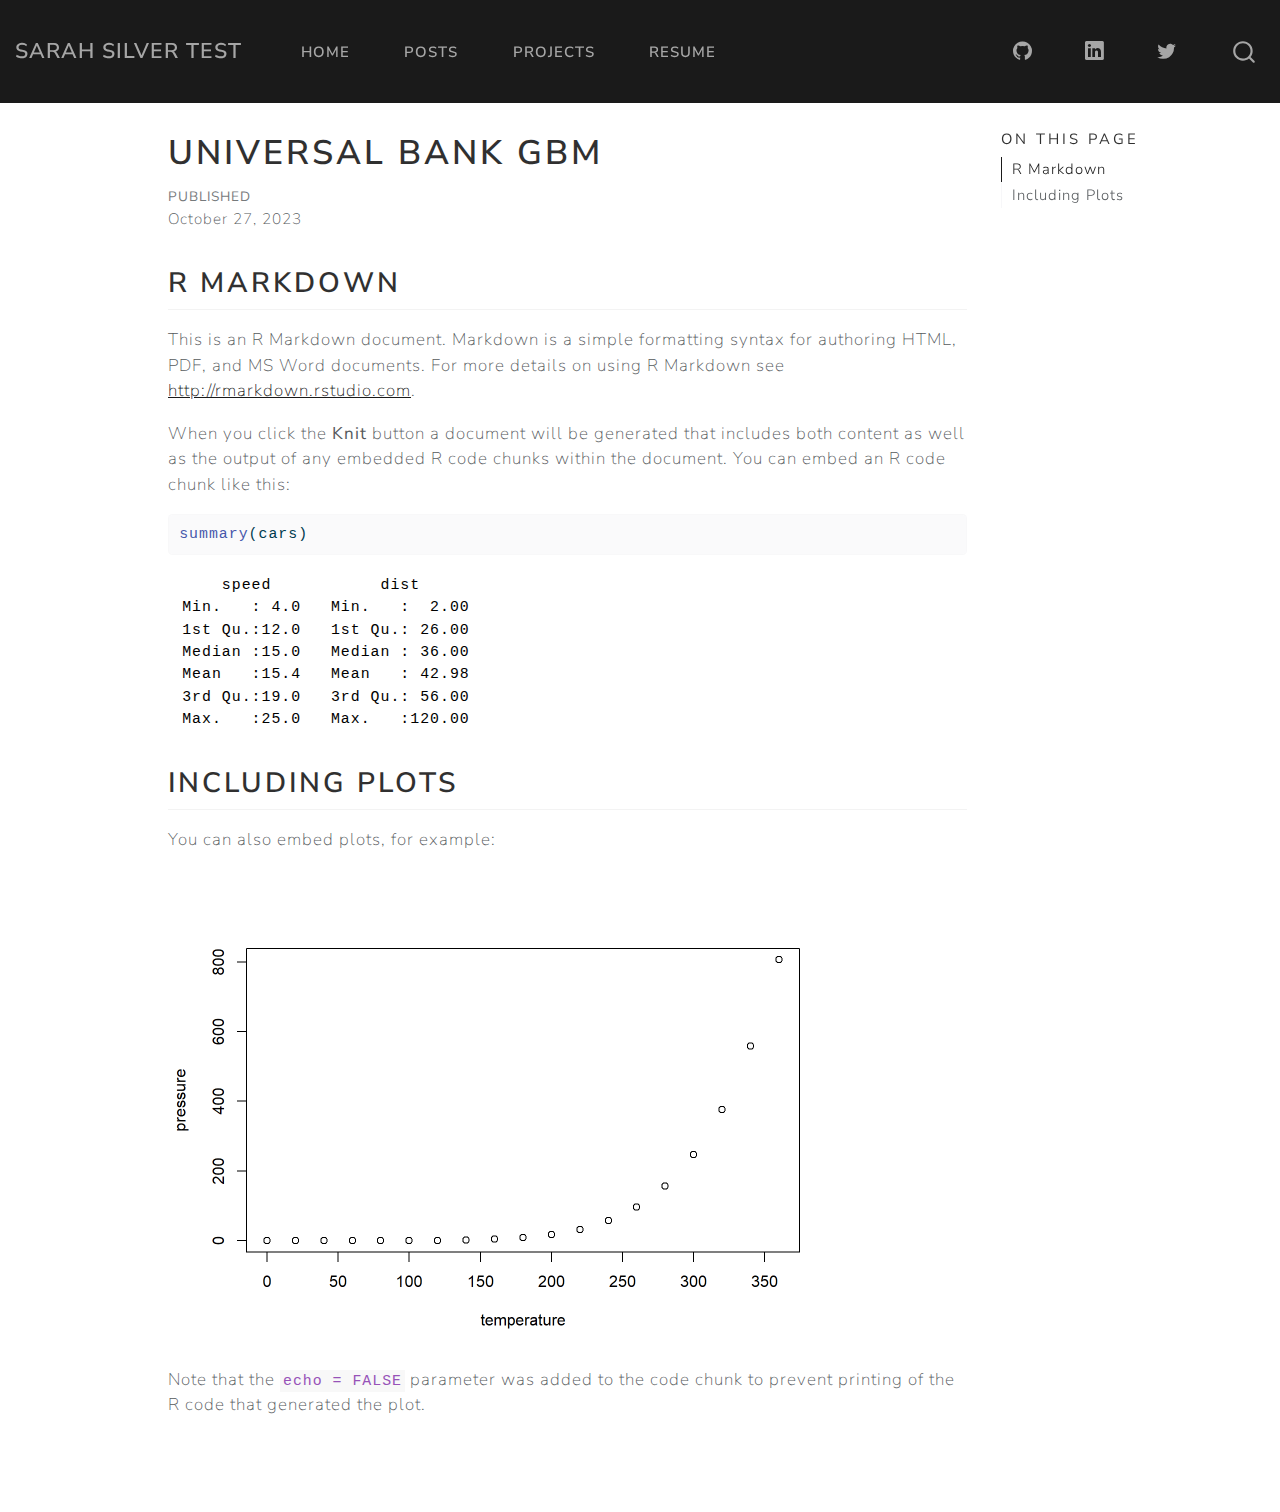
<file: docs/posts/Universal Bank Gradient Boosting/universal_bank_GBM.html>
<!DOCTYPE html>
<html xmlns="http://www.w3.org/1999/xhtml" lang="en" xml:lang="en"><head>

<meta charset="utf-8">
<meta name="generator" content="quarto-1.3.353">

<meta name="viewport" content="width=device-width, initial-scale=1.0, user-scalable=yes">

<meta name="dcterms.date" content="2023-10-27">

<title>Sarah Silver test - Universal Bank GBM</title>
<style>
code{white-space: pre-wrap;}
span.smallcaps{font-variant: small-caps;}
div.columns{display: flex; gap: min(4vw, 1.5em);}
div.column{flex: auto; overflow-x: auto;}
div.hanging-indent{margin-left: 1.5em; text-indent: -1.5em;}
ul.task-list{list-style: none;}
ul.task-list li input[type="checkbox"] {
  width: 0.8em;
  margin: 0 0.8em 0.2em -1em; /* quarto-specific, see https://github.com/quarto-dev/quarto-cli/issues/4556 */ 
  vertical-align: middle;
}
/* CSS for syntax highlighting */
pre > code.sourceCode { white-space: pre; position: relative; }
pre > code.sourceCode > span { display: inline-block; line-height: 1.25; }
pre > code.sourceCode > span:empty { height: 1.2em; }
.sourceCode { overflow: visible; }
code.sourceCode > span { color: inherit; text-decoration: inherit; }
div.sourceCode { margin: 1em 0; }
pre.sourceCode { margin: 0; }
@media screen {
div.sourceCode { overflow: auto; }
}
@media print {
pre > code.sourceCode { white-space: pre-wrap; }
pre > code.sourceCode > span { text-indent: -5em; padding-left: 5em; }
}
pre.numberSource code
  { counter-reset: source-line 0; }
pre.numberSource code > span
  { position: relative; left: -4em; counter-increment: source-line; }
pre.numberSource code > span > a:first-child::before
  { content: counter(source-line);
    position: relative; left: -1em; text-align: right; vertical-align: baseline;
    border: none; display: inline-block;
    -webkit-touch-callout: none; -webkit-user-select: none;
    -khtml-user-select: none; -moz-user-select: none;
    -ms-user-select: none; user-select: none;
    padding: 0 4px; width: 4em;
  }
pre.numberSource { margin-left: 3em;  padding-left: 4px; }
div.sourceCode
  {   }
@media screen {
pre > code.sourceCode > span > a:first-child::before { text-decoration: underline; }
}
</style>


<script src="../../site_libs/quarto-nav/quarto-nav.js"></script>
<script src="../../site_libs/quarto-nav/headroom.min.js"></script>
<script src="../../site_libs/clipboard/clipboard.min.js"></script>
<script src="../../site_libs/quarto-search/autocomplete.umd.js"></script>
<script src="../../site_libs/quarto-search/fuse.min.js"></script>
<script src="../../site_libs/quarto-search/quarto-search.js"></script>
<meta name="quarto:offset" content="../../">
<link href="../../images/personal_logo.png" rel="icon" type="image/png">
<script src="../../site_libs/quarto-html/quarto.js"></script>
<script src="../../site_libs/quarto-html/popper.min.js"></script>
<script src="../../site_libs/quarto-html/tippy.umd.min.js"></script>
<script src="../../site_libs/quarto-html/anchor.min.js"></script>
<link href="../../site_libs/quarto-html/tippy.css" rel="stylesheet">
<link href="../../site_libs/quarto-html/quarto-syntax-highlighting.css" rel="stylesheet" id="quarto-text-highlighting-styles">
<script src="../../site_libs/bootstrap/bootstrap.min.js"></script>
<link href="../../site_libs/bootstrap/bootstrap-icons.css" rel="stylesheet">
<link href="../../site_libs/bootstrap/bootstrap.min.css" rel="stylesheet" id="quarto-bootstrap" data-mode="light">
<script id="quarto-search-options" type="application/json">{
  "location": "navbar",
  "copy-button": false,
  "collapse-after": 3,
  "panel-placement": "end",
  "type": "overlay",
  "limit": 20,
  "language": {
    "search-no-results-text": "No results",
    "search-matching-documents-text": "matching documents",
    "search-copy-link-title": "Copy link to search",
    "search-hide-matches-text": "Hide additional matches",
    "search-more-match-text": "more match in this document",
    "search-more-matches-text": "more matches in this document",
    "search-clear-button-title": "Clear",
    "search-detached-cancel-button-title": "Cancel",
    "search-submit-button-title": "Submit"
  }
}</script>


<link rel="stylesheet" href="../../styles.css">
</head>

<body class="nav-fixed">

<div id="quarto-search-results"></div>
  <header id="quarto-header" class="headroom fixed-top">
    <nav class="navbar navbar-expand-lg navbar-dark ">
      <div class="navbar-container container-fluid">
      <div class="navbar-brand-container">
    <a class="navbar-brand" href="../../index.html">
    <span class="navbar-title">Sarah Silver test</span>
    </a>
  </div>
            <div id="quarto-search" class="" title="Search"></div>
          <button class="navbar-toggler" type="button" data-bs-toggle="collapse" data-bs-target="#navbarCollapse" aria-controls="navbarCollapse" aria-expanded="false" aria-label="Toggle navigation" onclick="if (window.quartoToggleHeadroom) { window.quartoToggleHeadroom(); }">
  <span class="navbar-toggler-icon"></span>
</button>
          <div class="collapse navbar-collapse" id="navbarCollapse">
            <ul class="navbar-nav navbar-nav-scroll me-auto">
  <li class="nav-item">
    <a class="nav-link" href="../../index.html" rel="" target="">
 <span class="menu-text">Home</span></a>
  </li>  
  <li class="nav-item">
    <a class="nav-link" href="../../posts.html" rel="" target="">
 <span class="menu-text">Posts</span></a>
  </li>  
  <li class="nav-item">
    <a class="nav-link" href="../../projects.html" rel="" target="">
 <span class="menu-text">Projects</span></a>
  </li>  
  <li class="nav-item">
    <a class="nav-link" href="../../resume.html" rel="" target="">
 <span class="menu-text">Resume</span></a>
  </li>  
</ul>
            <ul class="navbar-nav navbar-nav-scroll ms-auto">
  <li class="nav-item compact">
    <a class="nav-link" href="https://github.com/" rel="" target=""><i class="bi bi-github" role="img">
</i> 
 <span class="menu-text"></span></a>
  </li>  
  <li class="nav-item compact">
    <a class="nav-link" href="https://www.linkedin.com" rel="" target=""><i class="bi bi-linkedin" role="img">
</i> 
 <span class="menu-text"></span></a>
  </li>  
  <li class="nav-item compact">
    <a class="nav-link" href="https://twitter.com/" rel="" target=""><i class="bi bi-twitter" role="img">
</i> 
 <span class="menu-text"></span></a>
  </li>  
</ul>
            <div class="quarto-navbar-tools">
</div>
          </div> <!-- /navcollapse -->
      </div> <!-- /container-fluid -->
    </nav>
</header>
<!-- content -->
<div id="quarto-content" class="quarto-container page-columns page-rows-contents page-layout-article page-navbar">
<!-- sidebar -->
<!-- margin-sidebar -->
    <div id="quarto-margin-sidebar" class="sidebar margin-sidebar">
        <nav id="TOC" role="doc-toc" class="toc-active">
    <h2 id="toc-title">On this page</h2>
   
  <ul>
  <li><a href="#r-markdown" id="toc-r-markdown" class="nav-link active" data-scroll-target="#r-markdown">R Markdown</a></li>
  <li><a href="#including-plots" id="toc-including-plots" class="nav-link" data-scroll-target="#including-plots">Including Plots</a></li>
  </ul>
</nav>
    </div>
<!-- main -->
<main class="content" id="quarto-document-content">

<header id="title-block-header" class="quarto-title-block default">
<div class="quarto-title">
<h1 class="title">Universal Bank GBM</h1>
</div>



<div class="quarto-title-meta">

    
    <div>
    <div class="quarto-title-meta-heading">Published</div>
    <div class="quarto-title-meta-contents">
      <p class="date">October 27, 2023</p>
    </div>
  </div>
  
    
  </div>
  

</header>

<section id="r-markdown" class="level2">
<h2 class="anchored" data-anchor-id="r-markdown">R Markdown</h2>
<p>This is an R Markdown document. Markdown is a simple formatting syntax for authoring HTML, PDF, and MS Word documents. For more details on using R Markdown see <a href="http://rmarkdown.rstudio.com" class="uri">http://rmarkdown.rstudio.com</a>.</p>
<p>When you click the <strong>Knit</strong> button a document will be generated that includes both content as well as the output of any embedded R code chunks within the document. You can embed an R code chunk like this:</p>
<div class="cell">
<div class="sourceCode cell-code" id="cb1"><pre class="sourceCode r code-with-copy"><code class="sourceCode r"><span id="cb1-1"><a href="#cb1-1" aria-hidden="true" tabindex="-1"></a><span class="fu">summary</span>(cars)</span></code><button title="Copy to Clipboard" class="code-copy-button"><i class="bi"></i></button></pre></div>
<div class="cell-output cell-output-stdout">
<pre><code>     speed           dist       
 Min.   : 4.0   Min.   :  2.00  
 1st Qu.:12.0   1st Qu.: 26.00  
 Median :15.0   Median : 36.00  
 Mean   :15.4   Mean   : 42.98  
 3rd Qu.:19.0   3rd Qu.: 56.00  
 Max.   :25.0   Max.   :120.00  </code></pre>
</div>
</div>
</section>
<section id="including-plots" class="level2">
<h2 class="anchored" data-anchor-id="including-plots">Including Plots</h2>
<p>You can also embed plots, for example:</p>
<div class="cell">
<div class="cell-output-display">
<p><img src="universal_bank_GBM_files/figure-html/pressure-1.png" class="img-fluid" width="672"></p>
</div>
</div>
<p>Note that the <code>echo = FALSE</code> parameter was added to the code chunk to prevent printing of the R code that generated the plot.</p>


</section>

</main> <!-- /main -->
<script id="quarto-html-after-body" type="application/javascript">
window.document.addEventListener("DOMContentLoaded", function (event) {
  const toggleBodyColorMode = (bsSheetEl) => {
    const mode = bsSheetEl.getAttribute("data-mode");
    const bodyEl = window.document.querySelector("body");
    if (mode === "dark") {
      bodyEl.classList.add("quarto-dark");
      bodyEl.classList.remove("quarto-light");
    } else {
      bodyEl.classList.add("quarto-light");
      bodyEl.classList.remove("quarto-dark");
    }
  }
  const toggleBodyColorPrimary = () => {
    const bsSheetEl = window.document.querySelector("link#quarto-bootstrap");
    if (bsSheetEl) {
      toggleBodyColorMode(bsSheetEl);
    }
  }
  toggleBodyColorPrimary();  
  const icon = "";
  const anchorJS = new window.AnchorJS();
  anchorJS.options = {
    placement: 'right',
    icon: icon
  };
  anchorJS.add('.anchored');
  const isCodeAnnotation = (el) => {
    for (const clz of el.classList) {
      if (clz.startsWith('code-annotation-')) {                     
        return true;
      }
    }
    return false;
  }
  const clipboard = new window.ClipboardJS('.code-copy-button', {
    text: function(trigger) {
      const codeEl = trigger.previousElementSibling.cloneNode(true);
      for (const childEl of codeEl.children) {
        if (isCodeAnnotation(childEl)) {
          childEl.remove();
        }
      }
      return codeEl.innerText;
    }
  });
  clipboard.on('success', function(e) {
    // button target
    const button = e.trigger;
    // don't keep focus
    button.blur();
    // flash "checked"
    button.classList.add('code-copy-button-checked');
    var currentTitle = button.getAttribute("title");
    button.setAttribute("title", "Copied!");
    let tooltip;
    if (window.bootstrap) {
      button.setAttribute("data-bs-toggle", "tooltip");
      button.setAttribute("data-bs-placement", "left");
      button.setAttribute("data-bs-title", "Copied!");
      tooltip = new bootstrap.Tooltip(button, 
        { trigger: "manual", 
          customClass: "code-copy-button-tooltip",
          offset: [0, -8]});
      tooltip.show();    
    }
    setTimeout(function() {
      if (tooltip) {
        tooltip.hide();
        button.removeAttribute("data-bs-title");
        button.removeAttribute("data-bs-toggle");
        button.removeAttribute("data-bs-placement");
      }
      button.setAttribute("title", currentTitle);
      button.classList.remove('code-copy-button-checked');
    }, 1000);
    // clear code selection
    e.clearSelection();
  });
  function tippyHover(el, contentFn) {
    const config = {
      allowHTML: true,
      content: contentFn,
      maxWidth: 500,
      delay: 100,
      arrow: false,
      appendTo: function(el) {
          return el.parentElement;
      },
      interactive: true,
      interactiveBorder: 10,
      theme: 'quarto',
      placement: 'bottom-start'
    };
    window.tippy(el, config); 
  }
  const noterefs = window.document.querySelectorAll('a[role="doc-noteref"]');
  for (var i=0; i<noterefs.length; i++) {
    const ref = noterefs[i];
    tippyHover(ref, function() {
      // use id or data attribute instead here
      let href = ref.getAttribute('data-footnote-href') || ref.getAttribute('href');
      try { href = new URL(href).hash; } catch {}
      const id = href.replace(/^#\/?/, "");
      const note = window.document.getElementById(id);
      return note.innerHTML;
    });
  }
      let selectedAnnoteEl;
      const selectorForAnnotation = ( cell, annotation) => {
        let cellAttr = 'data-code-cell="' + cell + '"';
        let lineAttr = 'data-code-annotation="' +  annotation + '"';
        const selector = 'span[' + cellAttr + '][' + lineAttr + ']';
        return selector;
      }
      const selectCodeLines = (annoteEl) => {
        const doc = window.document;
        const targetCell = annoteEl.getAttribute("data-target-cell");
        const targetAnnotation = annoteEl.getAttribute("data-target-annotation");
        const annoteSpan = window.document.querySelector(selectorForAnnotation(targetCell, targetAnnotation));
        const lines = annoteSpan.getAttribute("data-code-lines").split(",");
        const lineIds = lines.map((line) => {
          return targetCell + "-" + line;
        })
        let top = null;
        let height = null;
        let parent = null;
        if (lineIds.length > 0) {
            //compute the position of the single el (top and bottom and make a div)
            const el = window.document.getElementById(lineIds[0]);
            top = el.offsetTop;
            height = el.offsetHeight;
            parent = el.parentElement.parentElement;
          if (lineIds.length > 1) {
            const lastEl = window.document.getElementById(lineIds[lineIds.length - 1]);
            const bottom = lastEl.offsetTop + lastEl.offsetHeight;
            height = bottom - top;
          }
          if (top !== null && height !== null && parent !== null) {
            // cook up a div (if necessary) and position it 
            let div = window.document.getElementById("code-annotation-line-highlight");
            if (div === null) {
              div = window.document.createElement("div");
              div.setAttribute("id", "code-annotation-line-highlight");
              div.style.position = 'absolute';
              parent.appendChild(div);
            }
            div.style.top = top - 2 + "px";
            div.style.height = height + 4 + "px";
            let gutterDiv = window.document.getElementById("code-annotation-line-highlight-gutter");
            if (gutterDiv === null) {
              gutterDiv = window.document.createElement("div");
              gutterDiv.setAttribute("id", "code-annotation-line-highlight-gutter");
              gutterDiv.style.position = 'absolute';
              const codeCell = window.document.getElementById(targetCell);
              const gutter = codeCell.querySelector('.code-annotation-gutter');
              gutter.appendChild(gutterDiv);
            }
            gutterDiv.style.top = top - 2 + "px";
            gutterDiv.style.height = height + 4 + "px";
          }
          selectedAnnoteEl = annoteEl;
        }
      };
      const unselectCodeLines = () => {
        const elementsIds = ["code-annotation-line-highlight", "code-annotation-line-highlight-gutter"];
        elementsIds.forEach((elId) => {
          const div = window.document.getElementById(elId);
          if (div) {
            div.remove();
          }
        });
        selectedAnnoteEl = undefined;
      };
      // Attach click handler to the DT
      const annoteDls = window.document.querySelectorAll('dt[data-target-cell]');
      for (const annoteDlNode of annoteDls) {
        annoteDlNode.addEventListener('click', (event) => {
          const clickedEl = event.target;
          if (clickedEl !== selectedAnnoteEl) {
            unselectCodeLines();
            const activeEl = window.document.querySelector('dt[data-target-cell].code-annotation-active');
            if (activeEl) {
              activeEl.classList.remove('code-annotation-active');
            }
            selectCodeLines(clickedEl);
            clickedEl.classList.add('code-annotation-active');
          } else {
            // Unselect the line
            unselectCodeLines();
            clickedEl.classList.remove('code-annotation-active');
          }
        });
      }
  const findCites = (el) => {
    const parentEl = el.parentElement;
    if (parentEl) {
      const cites = parentEl.dataset.cites;
      if (cites) {
        return {
          el,
          cites: cites.split(' ')
        };
      } else {
        return findCites(el.parentElement)
      }
    } else {
      return undefined;
    }
  };
  var bibliorefs = window.document.querySelectorAll('a[role="doc-biblioref"]');
  for (var i=0; i<bibliorefs.length; i++) {
    const ref = bibliorefs[i];
    const citeInfo = findCites(ref);
    if (citeInfo) {
      tippyHover(citeInfo.el, function() {
        var popup = window.document.createElement('div');
        citeInfo.cites.forEach(function(cite) {
          var citeDiv = window.document.createElement('div');
          citeDiv.classList.add('hanging-indent');
          citeDiv.classList.add('csl-entry');
          var biblioDiv = window.document.getElementById('ref-' + cite);
          if (biblioDiv) {
            citeDiv.innerHTML = biblioDiv.innerHTML;
          }
          popup.appendChild(citeDiv);
        });
        return popup.innerHTML;
      });
    }
  }
});
</script>
</div> <!-- /content -->



</body></html>
</file>
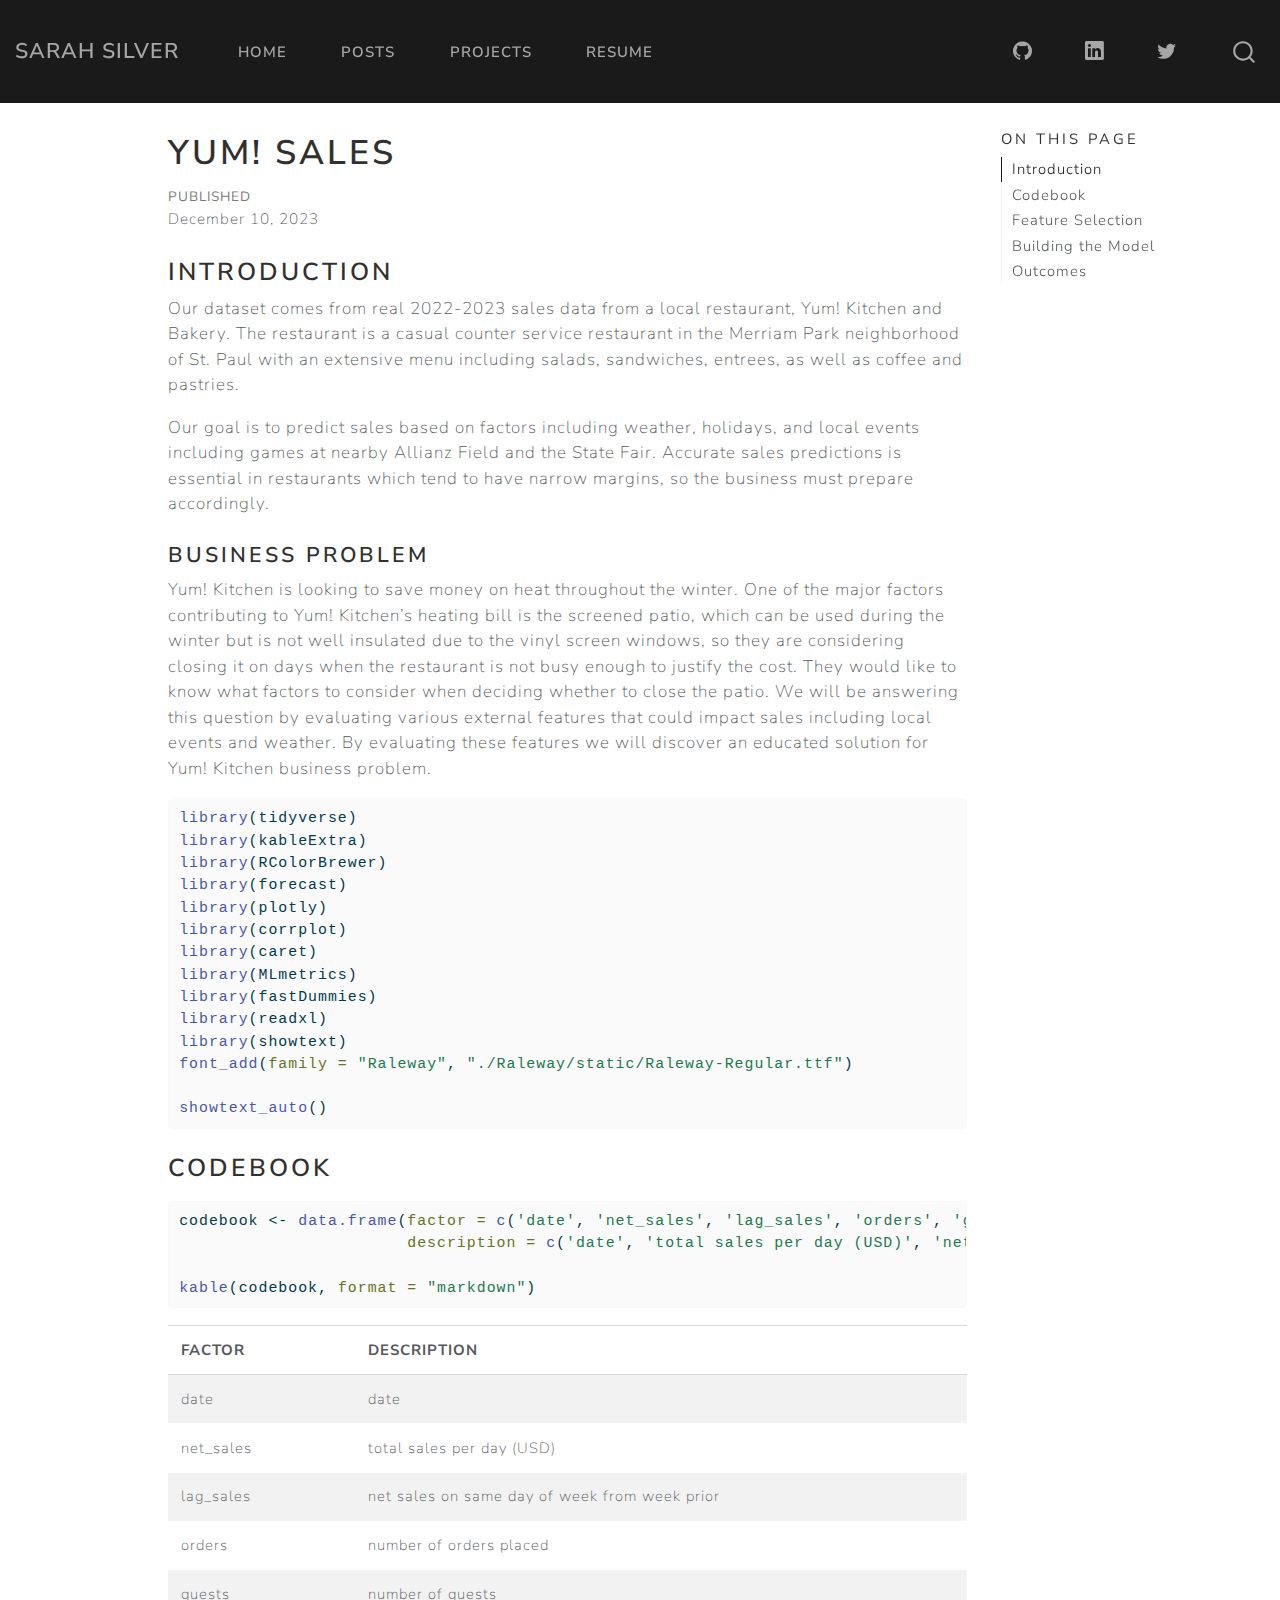
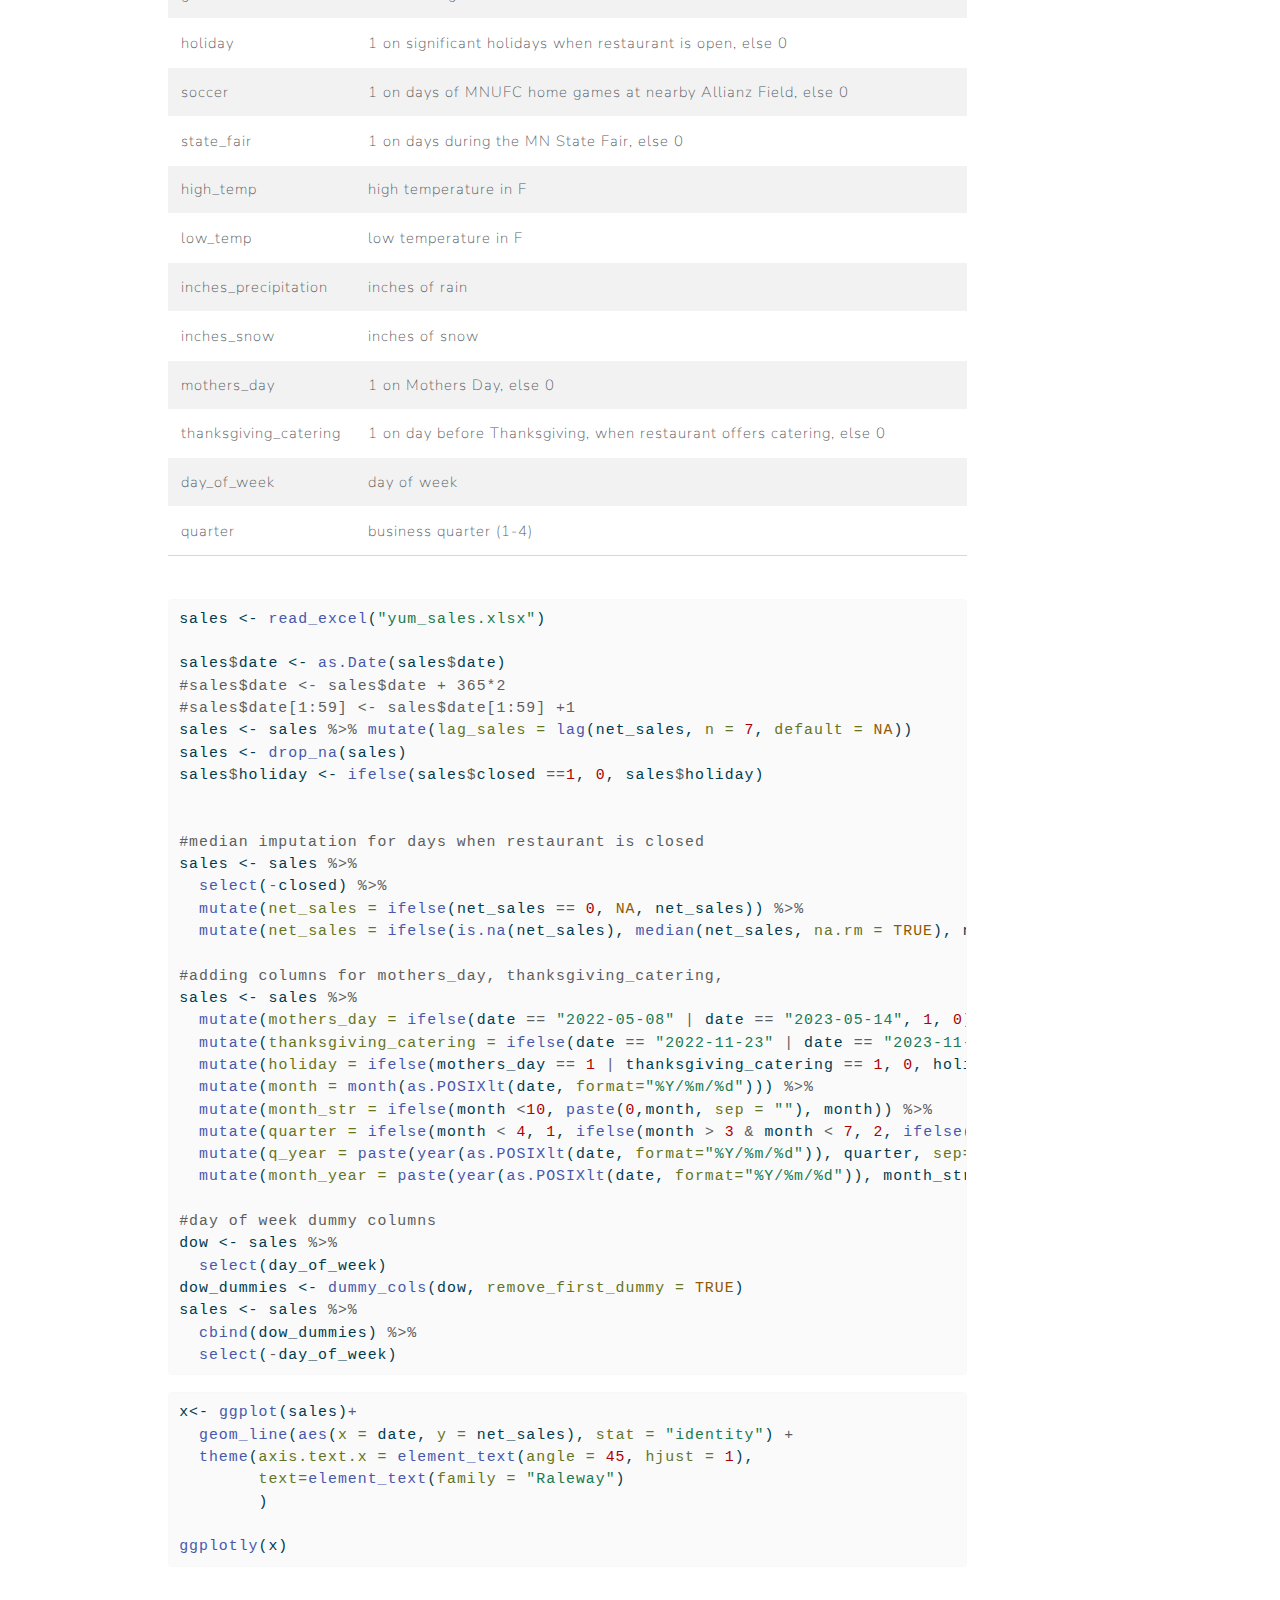
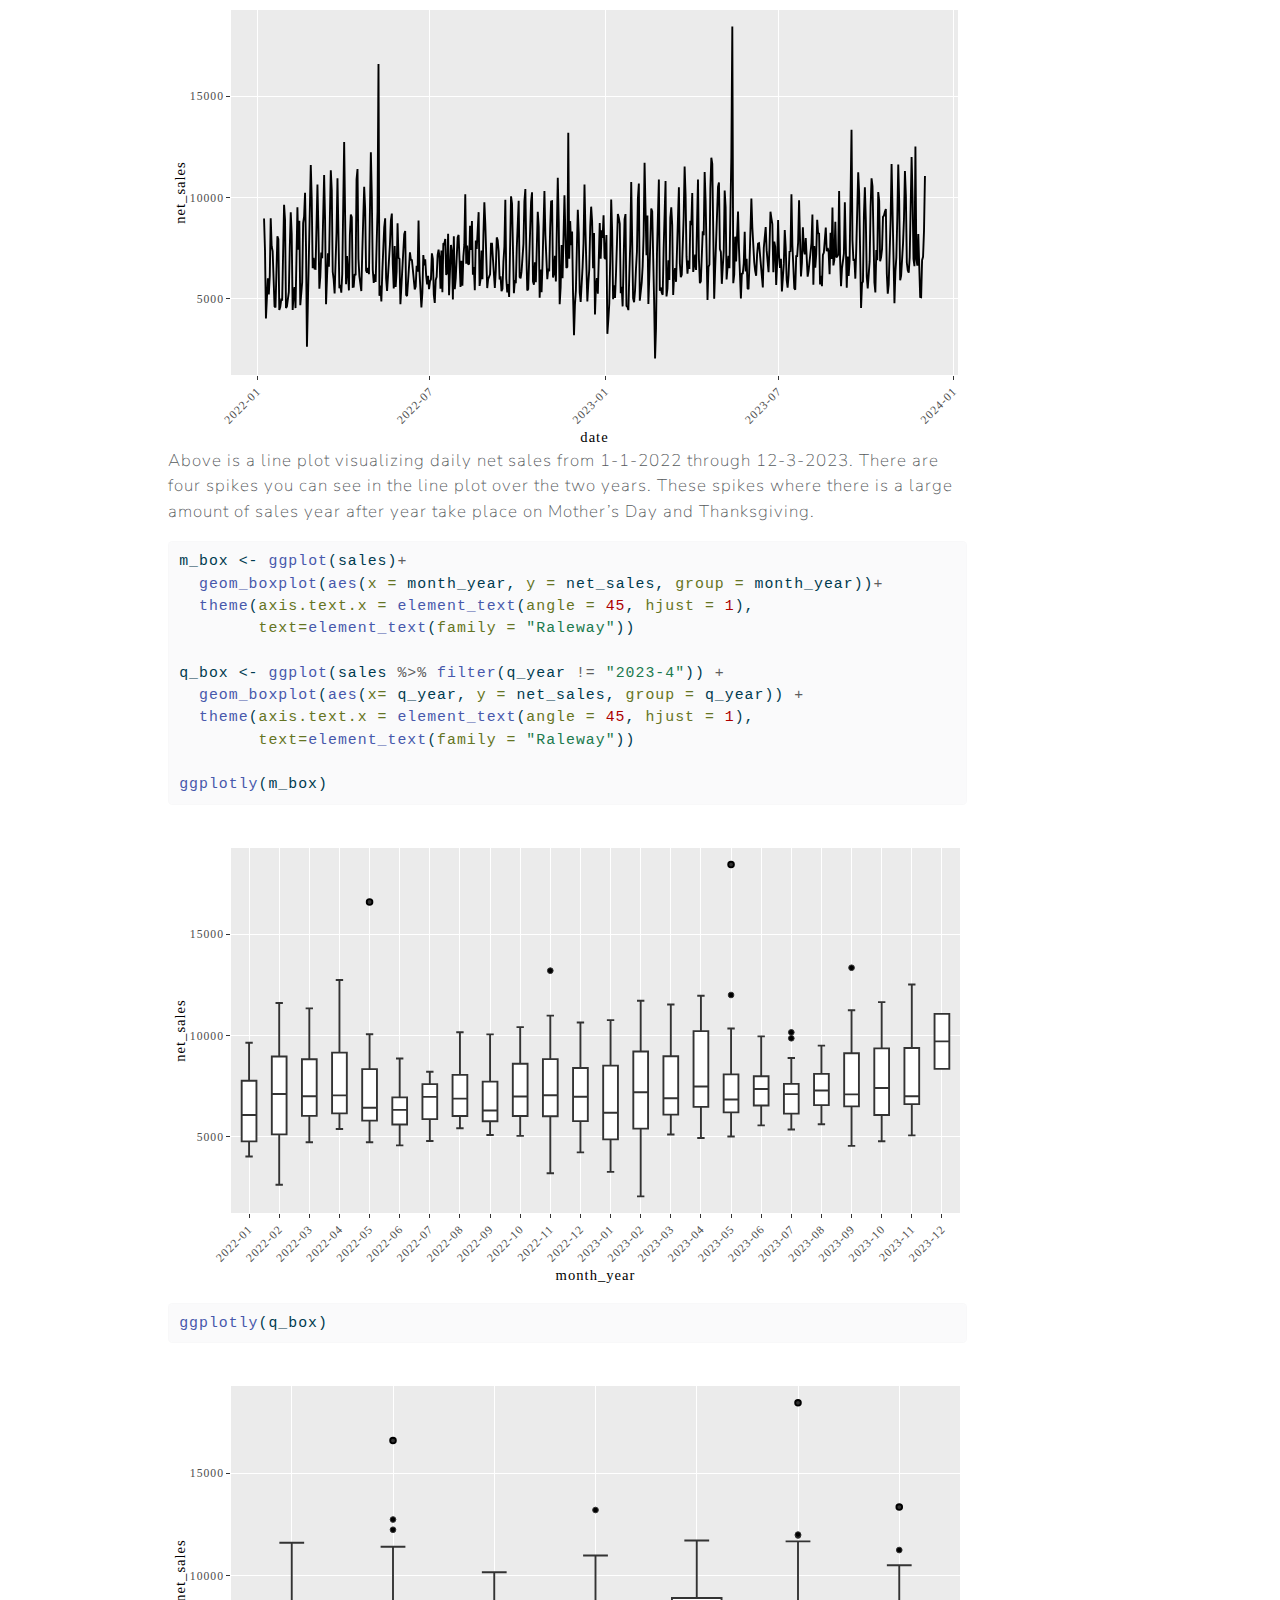
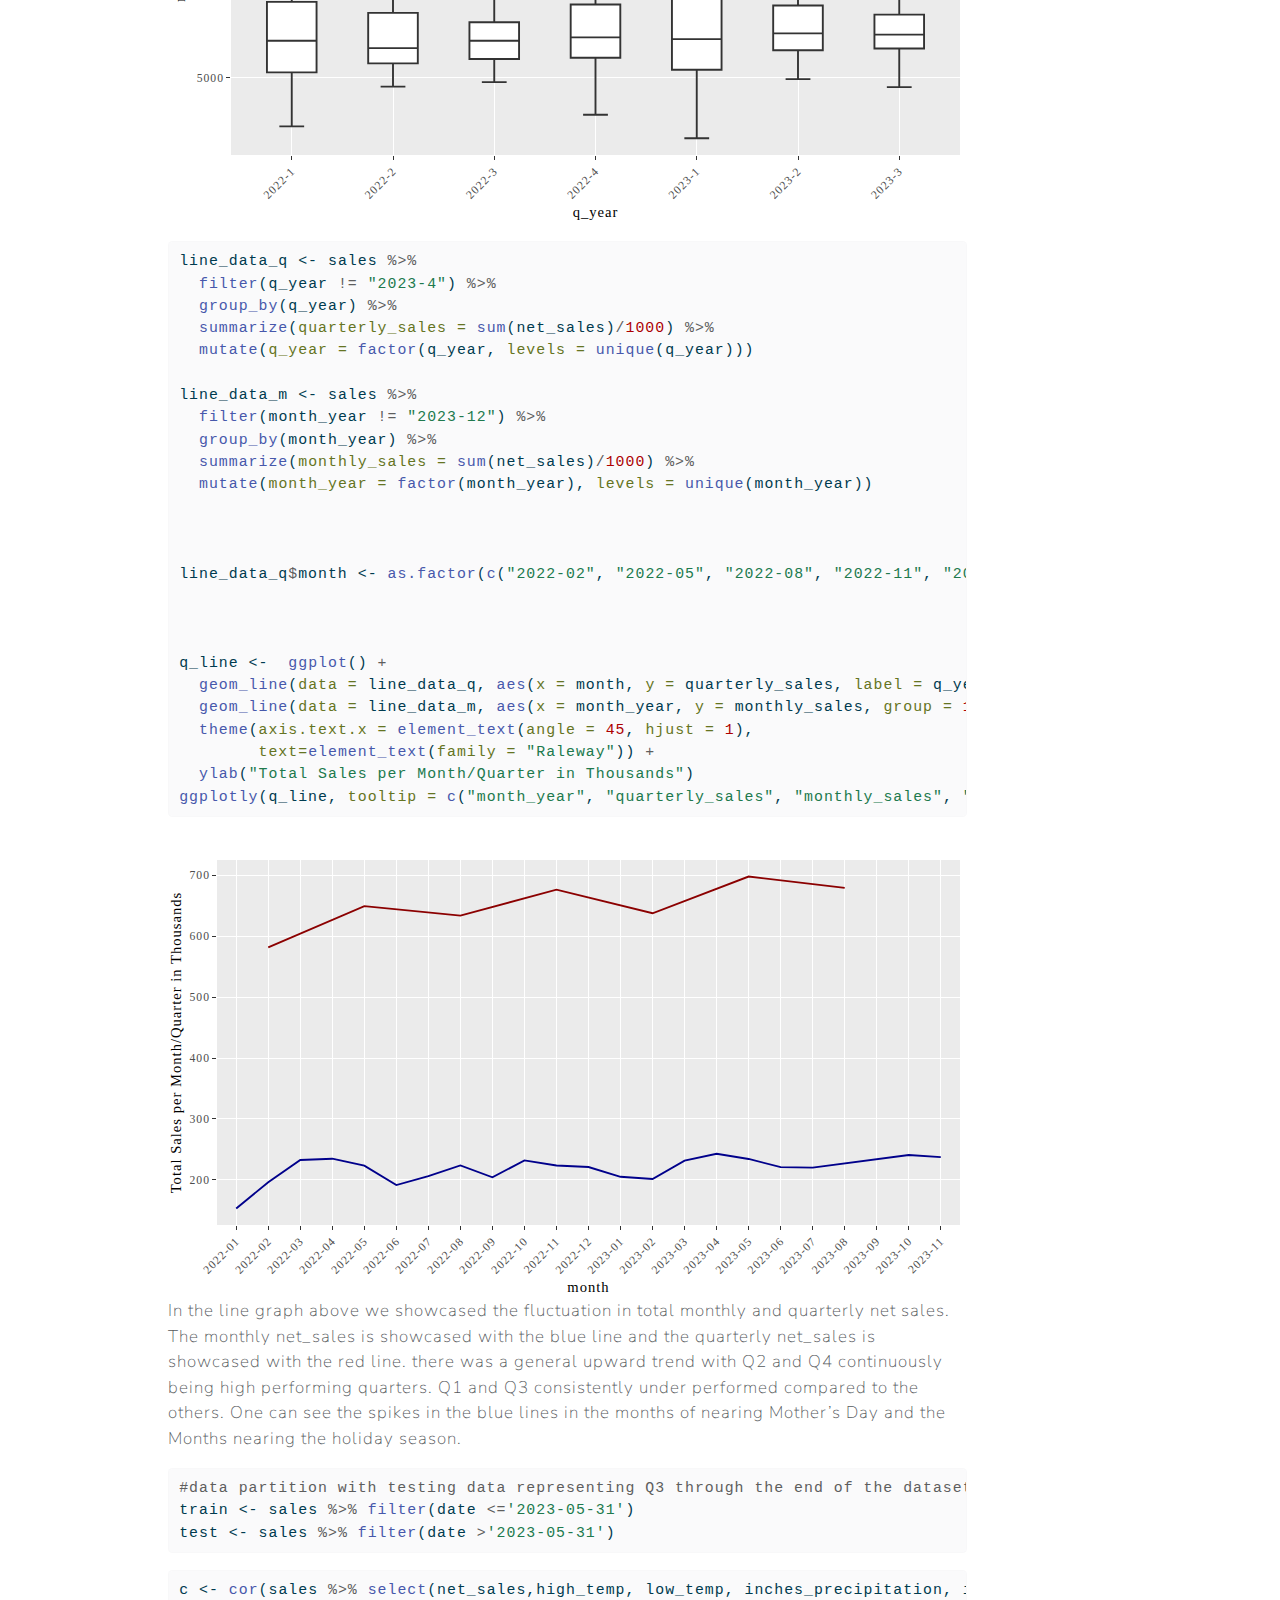
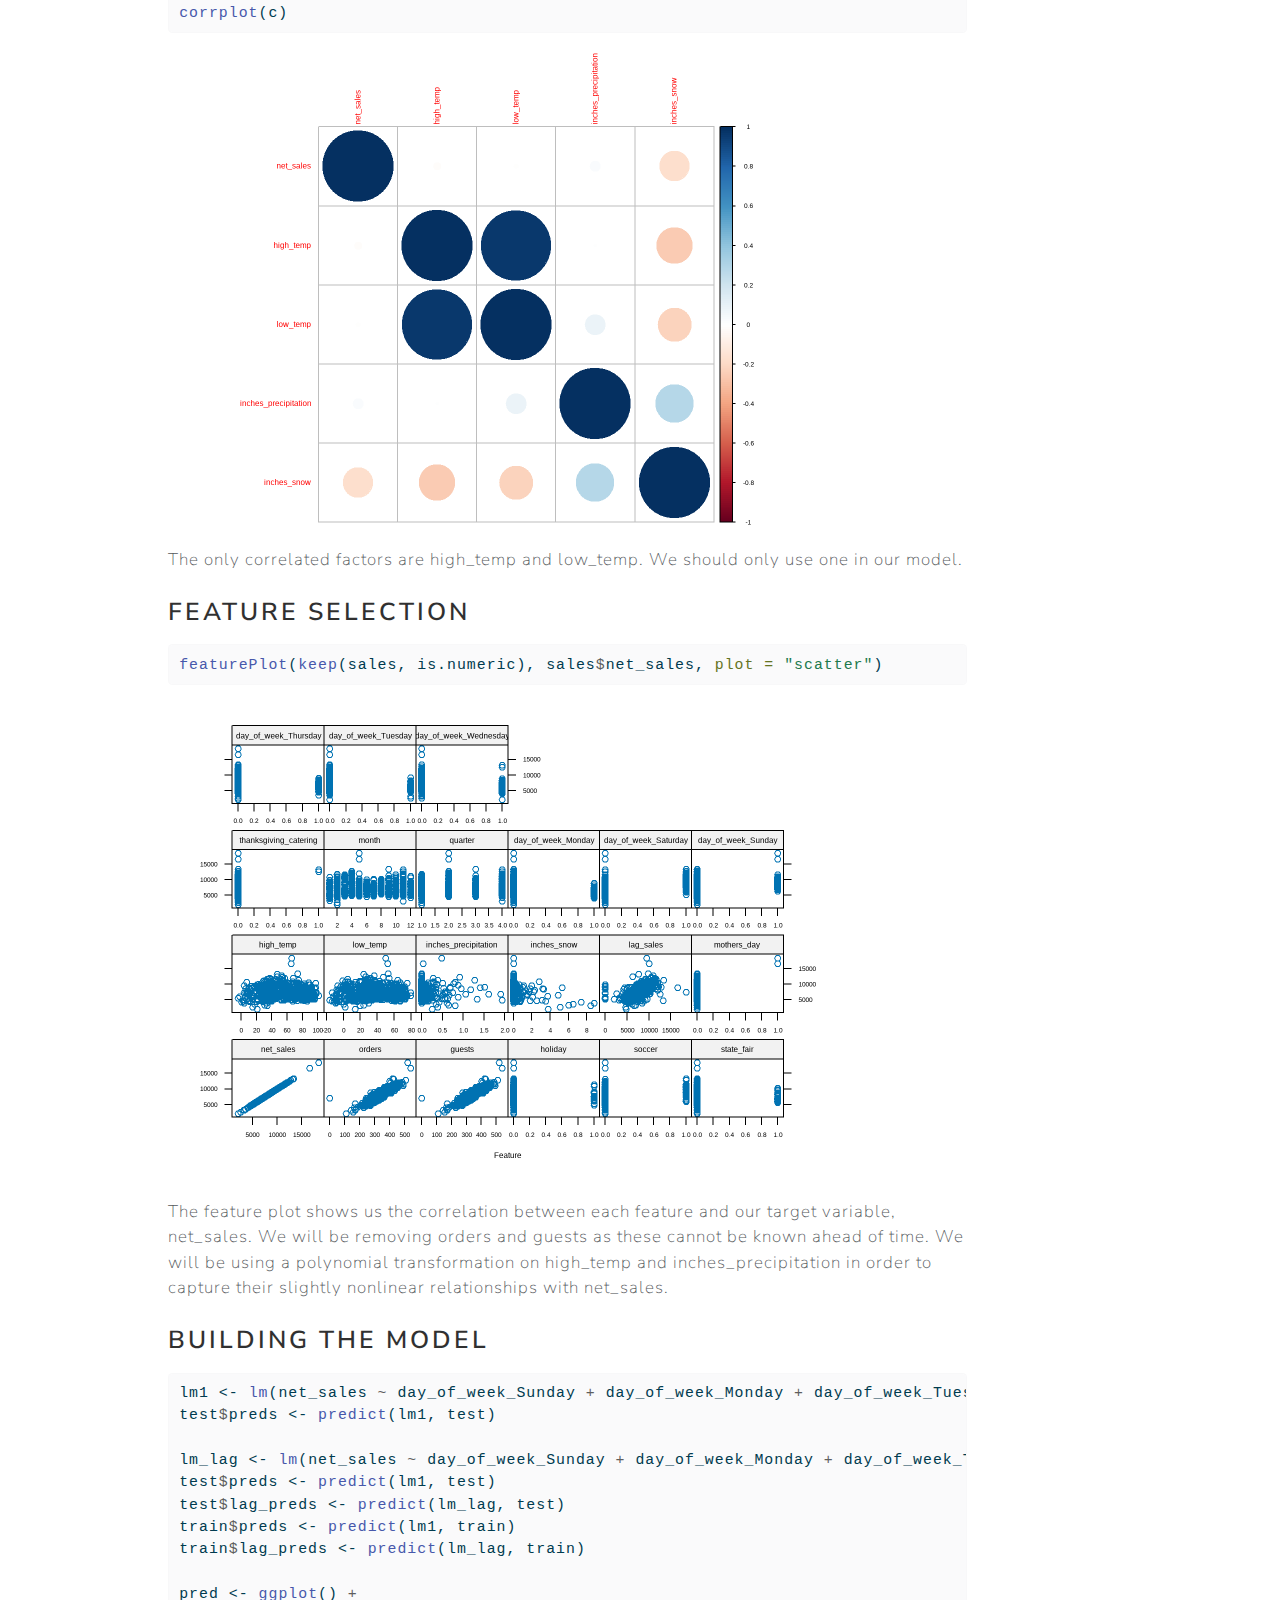
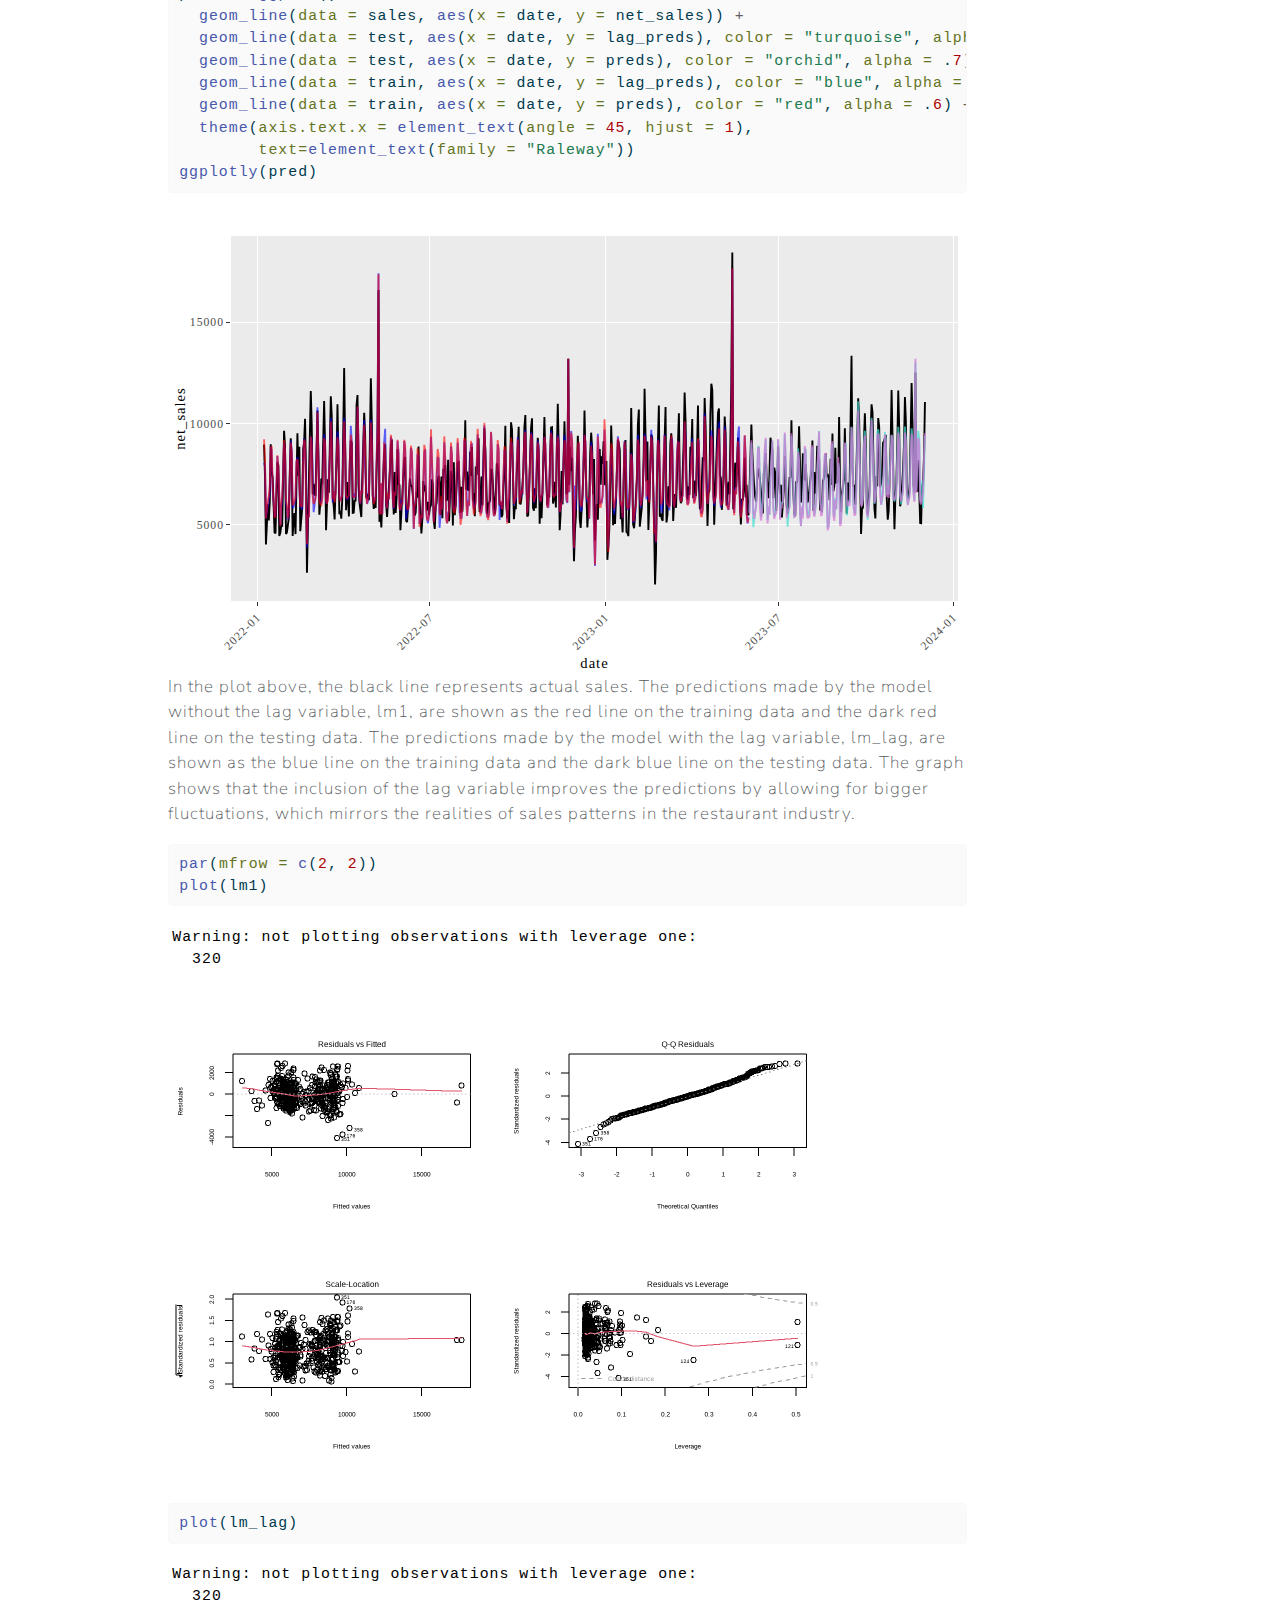
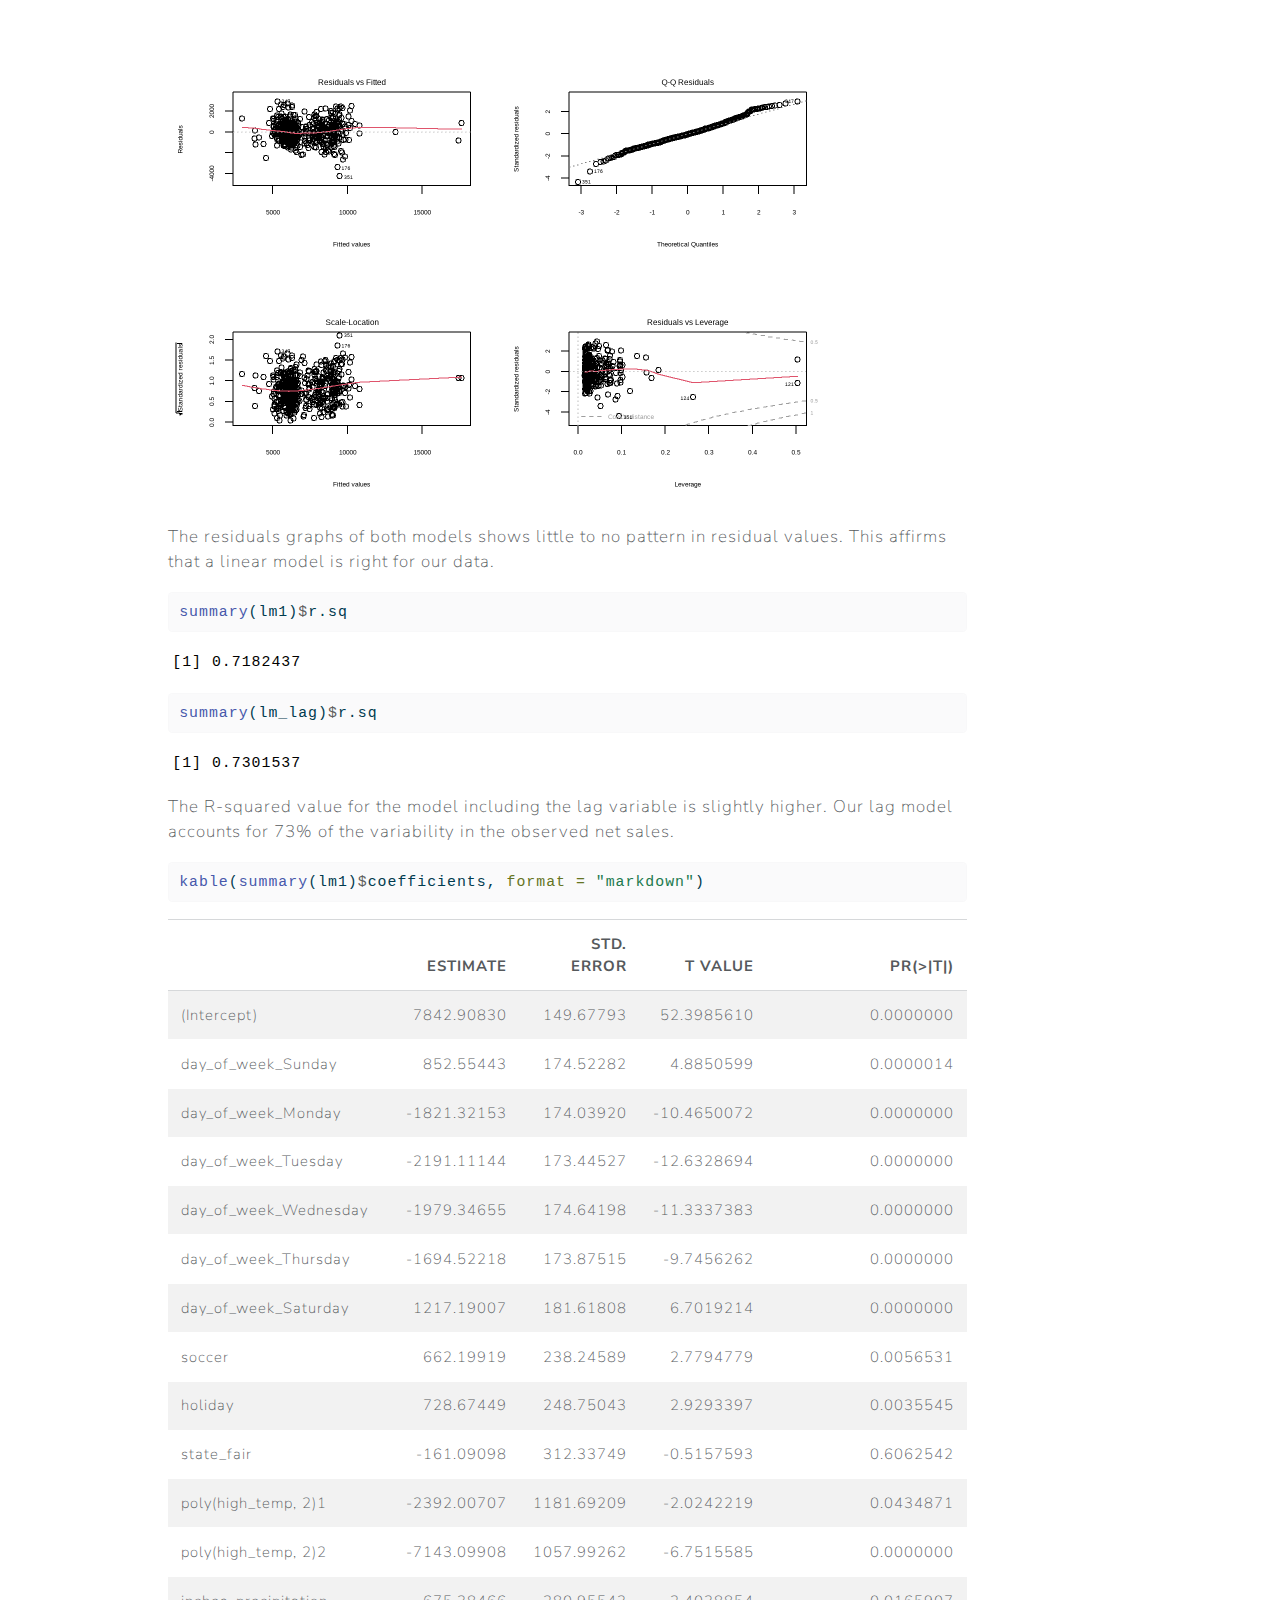
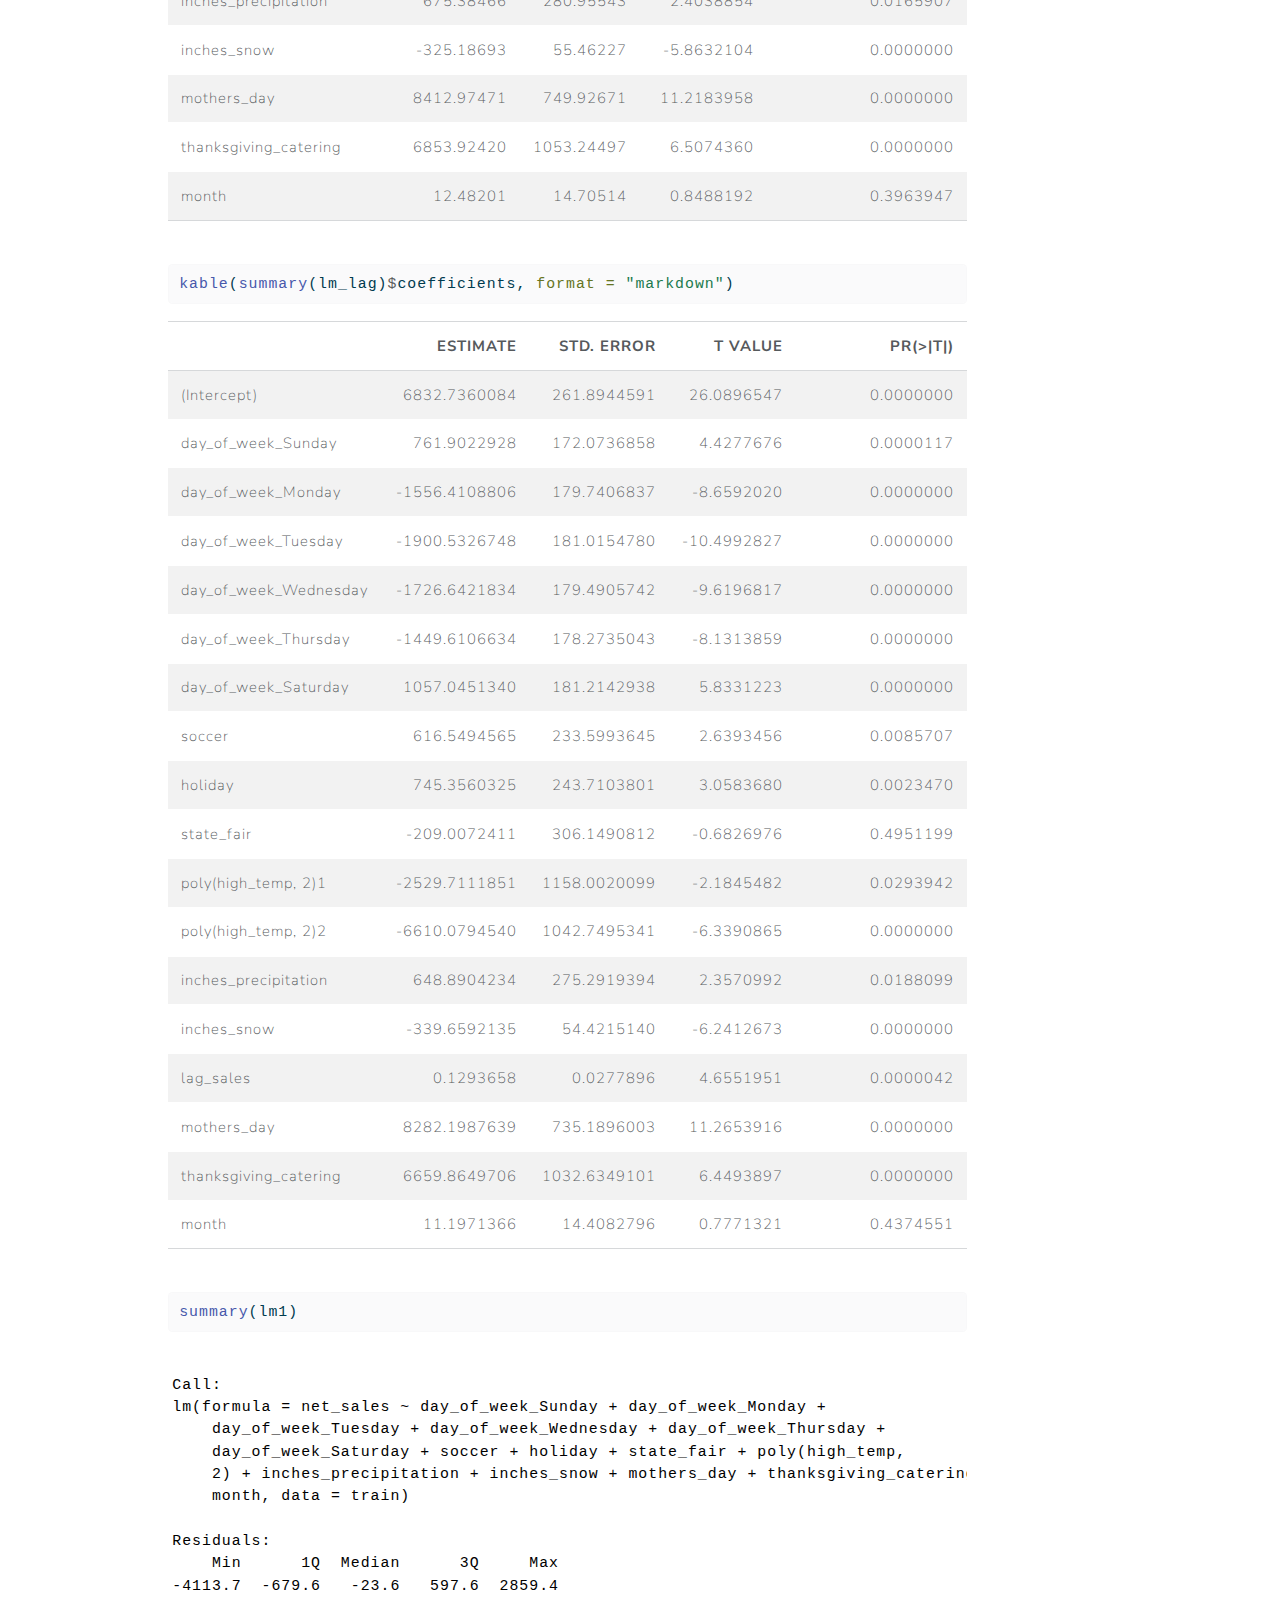
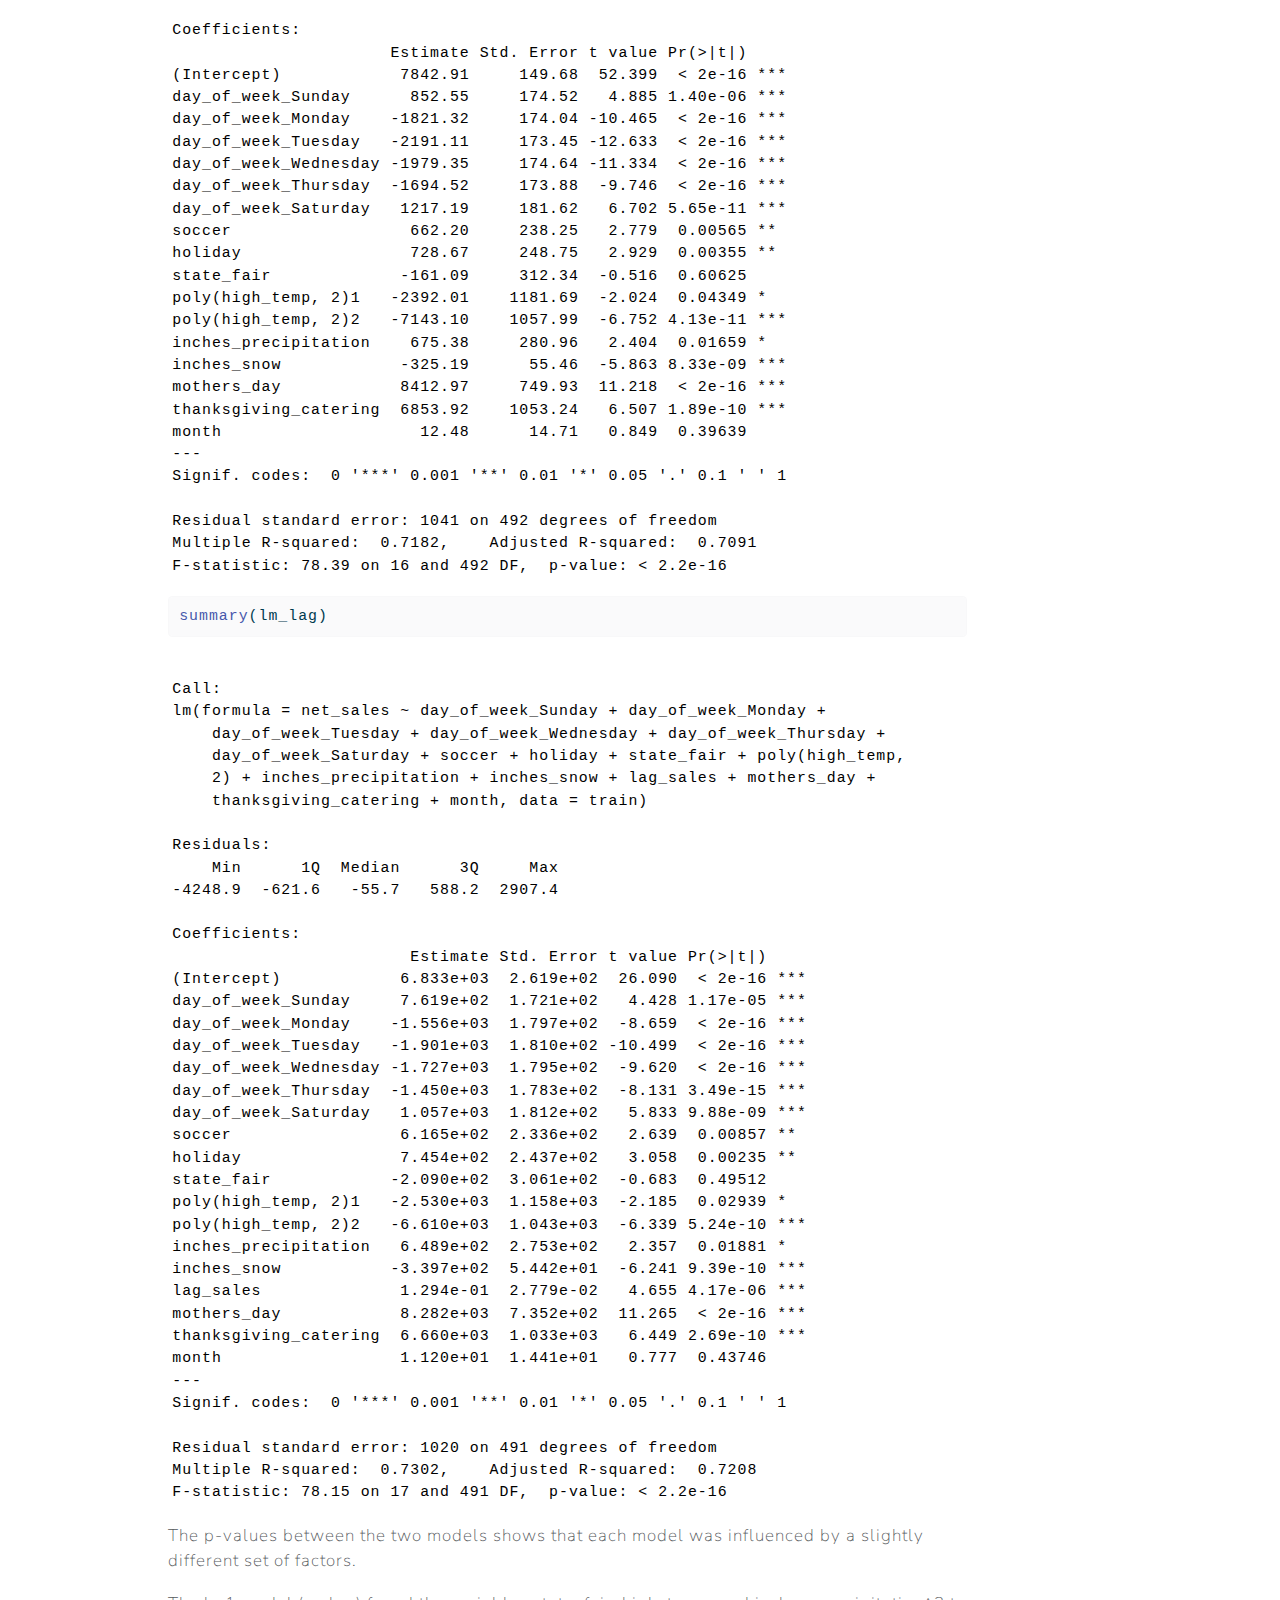
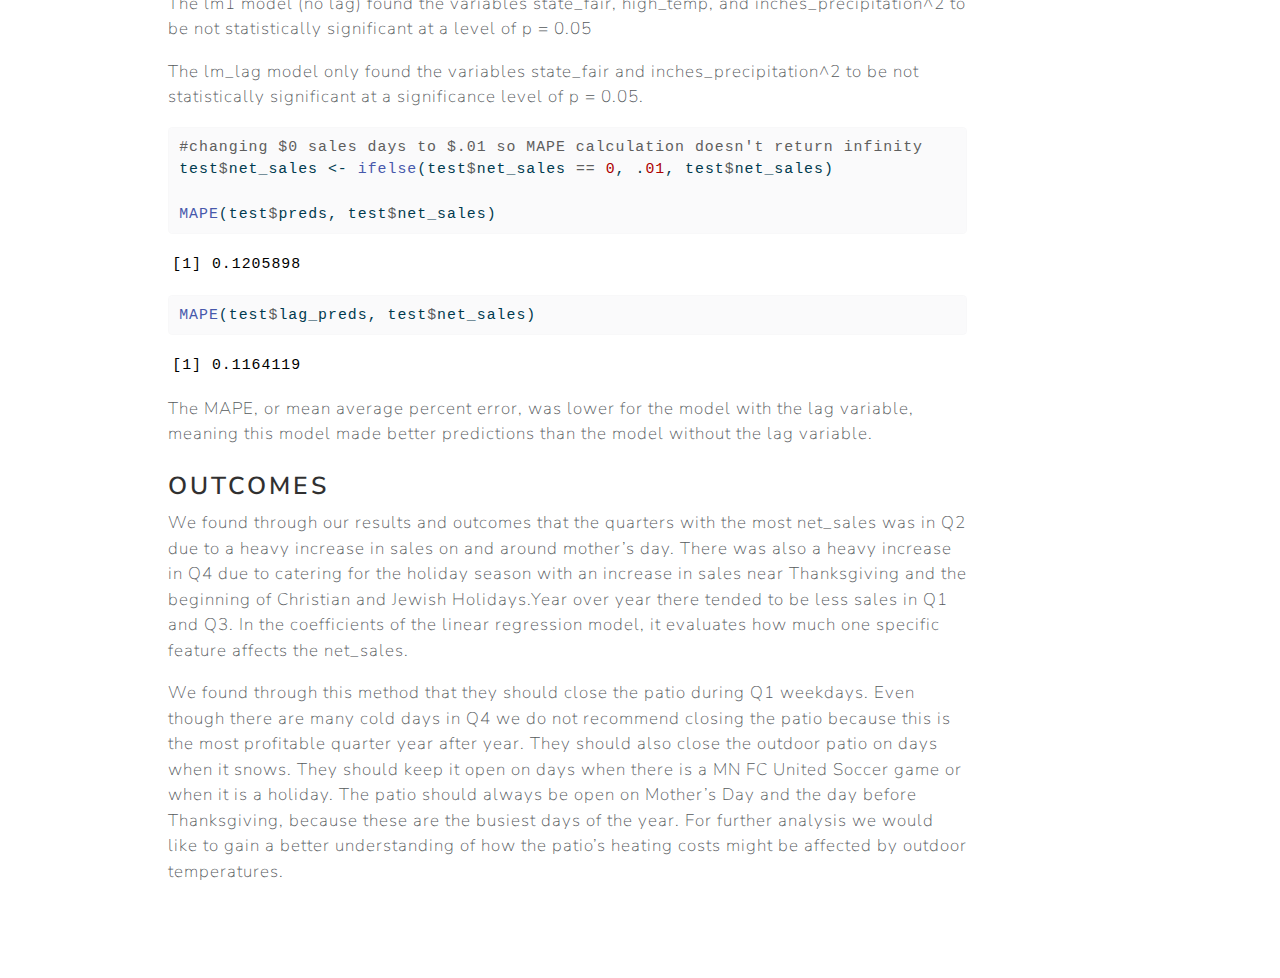
<file: docs/posts/Yum! Sales/yum_sales.html>
<!DOCTYPE html>
<html xmlns="http://www.w3.org/1999/xhtml" lang="en" xml:lang="en"><head>

<meta charset="utf-8">
<meta name="generator" content="quarto-1.3.450">

<meta name="viewport" content="width=device-width, initial-scale=1.0, user-scalable=yes">

<meta name="dcterms.date" content="2023-12-10">

<title>Sarah Silver - Yum! Sales</title>
<style>
code{white-space: pre-wrap;}
span.smallcaps{font-variant: small-caps;}
div.columns{display: flex; gap: min(4vw, 1.5em);}
div.column{flex: auto; overflow-x: auto;}
div.hanging-indent{margin-left: 1.5em; text-indent: -1.5em;}
ul.task-list{list-style: none;}
ul.task-list li input[type="checkbox"] {
  width: 0.8em;
  margin: 0 0.8em 0.2em -1em; /* quarto-specific, see https://github.com/quarto-dev/quarto-cli/issues/4556 */ 
  vertical-align: middle;
}
/* CSS for syntax highlighting */
pre > code.sourceCode { white-space: pre; position: relative; }
pre > code.sourceCode > span { display: inline-block; line-height: 1.25; }
pre > code.sourceCode > span:empty { height: 1.2em; }
.sourceCode { overflow: visible; }
code.sourceCode > span { color: inherit; text-decoration: inherit; }
div.sourceCode { margin: 1em 0; }
pre.sourceCode { margin: 0; }
@media screen {
div.sourceCode { overflow: auto; }
}
@media print {
pre > code.sourceCode { white-space: pre-wrap; }
pre > code.sourceCode > span { text-indent: -5em; padding-left: 5em; }
}
pre.numberSource code
  { counter-reset: source-line 0; }
pre.numberSource code > span
  { position: relative; left: -4em; counter-increment: source-line; }
pre.numberSource code > span > a:first-child::before
  { content: counter(source-line);
    position: relative; left: -1em; text-align: right; vertical-align: baseline;
    border: none; display: inline-block;
    -webkit-touch-callout: none; -webkit-user-select: none;
    -khtml-user-select: none; -moz-user-select: none;
    -ms-user-select: none; user-select: none;
    padding: 0 4px; width: 4em;
  }
pre.numberSource { margin-left: 3em;  padding-left: 4px; }
div.sourceCode
  {   }
@media screen {
pre > code.sourceCode > span > a:first-child::before { text-decoration: underline; }
}
</style>


<script src="../../site_libs/quarto-nav/quarto-nav.js"></script>
<script src="../../site_libs/quarto-nav/headroom.min.js"></script>
<script src="../../site_libs/clipboard/clipboard.min.js"></script>
<script src="../../site_libs/quarto-search/autocomplete.umd.js"></script>
<script src="../../site_libs/quarto-search/fuse.min.js"></script>
<script src="../../site_libs/quarto-search/quarto-search.js"></script>
<meta name="quarto:offset" content="../../">
<link href="../../images/personal_logo.png" rel="icon" type="image/png">
<script src="../../site_libs/quarto-html/quarto.js"></script>
<script src="../../site_libs/quarto-html/popper.min.js"></script>
<script src="../../site_libs/quarto-html/tippy.umd.min.js"></script>
<script src="../../site_libs/quarto-html/anchor.min.js"></script>
<link href="../../site_libs/quarto-html/tippy.css" rel="stylesheet">
<link href="../../site_libs/quarto-html/quarto-syntax-highlighting.css" rel="stylesheet" id="quarto-text-highlighting-styles">
<script src="../../site_libs/bootstrap/bootstrap.min.js"></script>
<link href="../../site_libs/bootstrap/bootstrap-icons.css" rel="stylesheet">
<link href="../../site_libs/bootstrap/bootstrap.min.css" rel="stylesheet" id="quarto-bootstrap" data-mode="light">
<script id="quarto-search-options" type="application/json">{
  "location": "navbar",
  "copy-button": false,
  "collapse-after": 3,
  "panel-placement": "end",
  "type": "overlay",
  "limit": 20,
  "language": {
    "search-no-results-text": "No results",
    "search-matching-documents-text": "matching documents",
    "search-copy-link-title": "Copy link to search",
    "search-hide-matches-text": "Hide additional matches",
    "search-more-match-text": "more match in this document",
    "search-more-matches-text": "more matches in this document",
    "search-clear-button-title": "Clear",
    "search-detached-cancel-button-title": "Cancel",
    "search-submit-button-title": "Submit",
    "search-label": "Search"
  }
}</script>
<script src="../../site_libs/htmlwidgets-1.6.2/htmlwidgets.js"></script>
<script src="../../site_libs/plotly-binding-4.10.2/plotly.js"></script>
<script src="../../site_libs/typedarray-0.1/typedarray.min.js"></script>
<script src="../../site_libs/jquery-3.5.1/jquery.min.js"></script>
<link href="../../site_libs/crosstalk-1.2.0/css/crosstalk.min.css" rel="stylesheet">
<script src="../../site_libs/crosstalk-1.2.0/js/crosstalk.min.js"></script>
<link href="../../site_libs/plotly-htmlwidgets-css-2.11.1/plotly-htmlwidgets.css" rel="stylesheet">
<script src="../../site_libs/plotly-main-2.11.1/plotly-latest.min.js"></script>


<link rel="stylesheet" href="../../styles.css">
</head>

<body class="nav-fixed">

<div id="quarto-search-results"></div>
  <header id="quarto-header" class="headroom fixed-top">
    <nav class="navbar navbar-expand-lg navbar-dark ">
      <div class="navbar-container container-fluid">
      <div class="navbar-brand-container">
    <a class="navbar-brand" href="../../index.html">
    <span class="navbar-title">Sarah Silver</span>
    </a>
  </div>
            <div id="quarto-search" class="" title="Search"></div>
          <button class="navbar-toggler" type="button" data-bs-toggle="collapse" data-bs-target="#navbarCollapse" aria-controls="navbarCollapse" aria-expanded="false" aria-label="Toggle navigation" onclick="if (window.quartoToggleHeadroom) { window.quartoToggleHeadroom(); }">
  <span class="navbar-toggler-icon"></span>
</button>
          <div class="collapse navbar-collapse" id="navbarCollapse">
            <ul class="navbar-nav navbar-nav-scroll me-auto">
  <li class="nav-item">
    <a class="nav-link" href="../../index.html" rel="" target="">
 <span class="menu-text">Home</span></a>
  </li>  
  <li class="nav-item">
    <a class="nav-link" href="../../posts.html" rel="" target="">
 <span class="menu-text">Posts</span></a>
  </li>  
  <li class="nav-item">
    <a class="nav-link" href="../../projects.html" rel="" target="">
 <span class="menu-text">Projects</span></a>
  </li>  
  <li class="nav-item">
    <a class="nav-link" href="../../resume.html" rel="" target="">
 <span class="menu-text">Resume</span></a>
  </li>  
</ul>
            <ul class="navbar-nav navbar-nav-scroll ms-auto">
  <li class="nav-item compact">
    <a class="nav-link" href="https://github.com/" rel="" target=""><i class="bi bi-github" role="img">
</i> 
 <span class="menu-text"></span></a>
  </li>  
  <li class="nav-item compact">
    <a class="nav-link" href="https://www.linkedin.com" rel="" target=""><i class="bi bi-linkedin" role="img">
</i> 
 <span class="menu-text"></span></a>
  </li>  
  <li class="nav-item compact">
    <a class="nav-link" href="https://twitter.com/" rel="" target=""><i class="bi bi-twitter" role="img">
</i> 
 <span class="menu-text"></span></a>
  </li>  
</ul>
            <div class="quarto-navbar-tools">
</div>
          </div> <!-- /navcollapse -->
      </div> <!-- /container-fluid -->
    </nav>
</header>
<!-- content -->
<div id="quarto-content" class="quarto-container page-columns page-rows-contents page-layout-article page-navbar">
<!-- sidebar -->
<!-- margin-sidebar -->
    <div id="quarto-margin-sidebar" class="sidebar margin-sidebar">
        <nav id="TOC" role="doc-toc" class="toc-active">
    <h2 id="toc-title">On this page</h2>
   
  <ul>
  <li><a href="#introduction" id="toc-introduction" class="nav-link active" data-scroll-target="#introduction">Introduction</a></li>
  <li><a href="#codebook" id="toc-codebook" class="nav-link" data-scroll-target="#codebook">Codebook</a></li>
  <li><a href="#feature-selection" id="toc-feature-selection" class="nav-link" data-scroll-target="#feature-selection">Feature Selection</a></li>
  <li><a href="#building-the-model" id="toc-building-the-model" class="nav-link" data-scroll-target="#building-the-model">Building the Model</a></li>
  <li><a href="#outcomes" id="toc-outcomes" class="nav-link" data-scroll-target="#outcomes">Outcomes</a></li>
  </ul>
</nav>
    </div>
<!-- main -->
<main class="content" id="quarto-document-content">

<header id="title-block-header" class="quarto-title-block default">
<div class="quarto-title">
<h1 class="title">Yum! Sales</h1>
</div>



<div class="quarto-title-meta">

    
    <div>
    <div class="quarto-title-meta-heading">Published</div>
    <div class="quarto-title-meta-contents">
      <p class="date">December 10, 2023</p>
    </div>
  </div>
  
    
  </div>
  

</header>

<section id="introduction" class="level3">
<h3 class="anchored" data-anchor-id="introduction">Introduction</h3>
<p>Our dataset comes from real 2022-2023 sales data from a local restaurant, Yum! Kitchen and Bakery. The restaurant is a casual counter service restaurant in the Merriam Park neighborhood of St.&nbsp;Paul with an extensive menu including salads, sandwiches, entrees, as well as coffee and pastries.</p>
<p>Our goal is to predict sales based on factors including weather, holidays, and local events including games at nearby Allianz Field and the State Fair. Accurate sales predictions is essential in restaurants which tend to have narrow margins, so the business must prepare accordingly.</p>
<section id="business-problem" class="level4">
<h4 class="anchored" data-anchor-id="business-problem">Business Problem</h4>
<p>Yum! Kitchen is looking to save money on heat throughout the winter. One of the major factors contributing to Yum! Kitchen’s heating bill is the screened patio, which can be used during the winter but is not well insulated due to the vinyl screen windows, so they are considering closing it on days when the restaurant is not busy enough to justify the cost. They would like to know what factors to consider when deciding whether to close the patio. We will be answering this question by evaluating various external features that could impact sales including local events and weather. By evaluating these features we will discover an educated solution for Yum! Kitchen business problem.</p>
<div class="cell">
<div class="sourceCode cell-code" id="cb1"><pre class="sourceCode r code-with-copy"><code class="sourceCode r"><span id="cb1-1"><a href="#cb1-1" aria-hidden="true" tabindex="-1"></a><span class="fu">library</span>(tidyverse)</span>
<span id="cb1-2"><a href="#cb1-2" aria-hidden="true" tabindex="-1"></a><span class="fu">library</span>(kableExtra)</span>
<span id="cb1-3"><a href="#cb1-3" aria-hidden="true" tabindex="-1"></a><span class="fu">library</span>(RColorBrewer)</span>
<span id="cb1-4"><a href="#cb1-4" aria-hidden="true" tabindex="-1"></a><span class="fu">library</span>(forecast)</span>
<span id="cb1-5"><a href="#cb1-5" aria-hidden="true" tabindex="-1"></a><span class="fu">library</span>(plotly)</span>
<span id="cb1-6"><a href="#cb1-6" aria-hidden="true" tabindex="-1"></a><span class="fu">library</span>(corrplot)</span>
<span id="cb1-7"><a href="#cb1-7" aria-hidden="true" tabindex="-1"></a><span class="fu">library</span>(caret)</span>
<span id="cb1-8"><a href="#cb1-8" aria-hidden="true" tabindex="-1"></a><span class="fu">library</span>(MLmetrics)</span>
<span id="cb1-9"><a href="#cb1-9" aria-hidden="true" tabindex="-1"></a><span class="fu">library</span>(fastDummies)</span>
<span id="cb1-10"><a href="#cb1-10" aria-hidden="true" tabindex="-1"></a><span class="fu">library</span>(readxl)</span>
<span id="cb1-11"><a href="#cb1-11" aria-hidden="true" tabindex="-1"></a><span class="fu">library</span>(showtext)</span>
<span id="cb1-12"><a href="#cb1-12" aria-hidden="true" tabindex="-1"></a><span class="fu">font_add</span>(<span class="at">family =</span> <span class="st">"Raleway"</span>, <span class="st">"./Raleway/static/Raleway-Regular.ttf"</span>)</span>
<span id="cb1-13"><a href="#cb1-13" aria-hidden="true" tabindex="-1"></a></span>
<span id="cb1-14"><a href="#cb1-14" aria-hidden="true" tabindex="-1"></a><span class="fu">showtext_auto</span>()</span></code><button title="Copy to Clipboard" class="code-copy-button"><i class="bi"></i></button></pre></div>
</div>
</section>
</section>
<section id="codebook" class="level3">
<h3 class="anchored" data-anchor-id="codebook">Codebook</h3>
<div class="cell">
<div class="sourceCode cell-code" id="cb2"><pre class="sourceCode r code-with-copy"><code class="sourceCode r"><span id="cb2-1"><a href="#cb2-1" aria-hidden="true" tabindex="-1"></a>codebook <span class="ot">&lt;-</span> <span class="fu">data.frame</span>(<span class="at">factor =</span> <span class="fu">c</span>(<span class="st">'date'</span>, <span class="st">'net_sales'</span>, <span class="st">'lag_sales'</span>, <span class="st">'orders'</span>, <span class="st">'guests'</span>, <span class="st">'holiday'</span>,<span class="st">'soccer'</span>,<span class="st">'state_fair'</span>,<span class="st">'high_temp'</span>,<span class="st">'low_temp'</span>,<span class="st">'inches_precipitation'</span>,<span class="st">'inches_snow'</span>, <span class="st">'mothers_day'</span>, <span class="st">'thanksgiving_catering'</span>, <span class="st">'day_of_week'</span>, <span class="st">'quarter'</span>),</span>
<span id="cb2-2"><a href="#cb2-2" aria-hidden="true" tabindex="-1"></a>                       <span class="at">description =</span> <span class="fu">c</span>(<span class="st">'date'</span>, <span class="st">'total sales per day (USD)'</span>, <span class="st">'net sales on same day of week from week prior'</span>, <span class="st">'number of orders placed'</span>, <span class="st">'number of guests'</span>, <span class="st">'1 on significant holidays when restaurant is open, else 0'</span>, <span class="st">'1 on days of MNUFC home games at nearby Allianz Field, else 0'</span>, <span class="st">'1 on days during the MN State Fair, else 0'</span>, <span class="st">'high temperature in F'</span>, <span class="st">'low temperature in F'</span>, <span class="st">'inches of rain'</span>, <span class="st">'inches of snow'</span>, <span class="st">'1 on Mothers Day, else 0'</span>, <span class="st">'1 on day before Thanksgiving, when restaurant offers catering, else 0'</span>, <span class="st">'day of week'</span>, <span class="st">'business quarter (1-4)'</span>))</span>
<span id="cb2-3"><a href="#cb2-3" aria-hidden="true" tabindex="-1"></a></span>
<span id="cb2-4"><a href="#cb2-4" aria-hidden="true" tabindex="-1"></a><span class="fu">kable</span>(codebook, <span class="at">format =</span> <span class="st">"markdown"</span>)</span></code><button title="Copy to Clipboard" class="code-copy-button"><i class="bi"></i></button></pre></div>
<div class="cell-output-display">
<table class="table table-sm table-striped small">
<colgroup>
<col style="width: 23%">
<col style="width: 76%">
</colgroup>
<thead>
<tr class="header">
<th style="text-align: left;">factor</th>
<th style="text-align: left;">description</th>
</tr>
</thead>
<tbody>
<tr class="odd">
<td style="text-align: left;">date</td>
<td style="text-align: left;">date</td>
</tr>
<tr class="even">
<td style="text-align: left;">net_sales</td>
<td style="text-align: left;">total sales per day (USD)</td>
</tr>
<tr class="odd">
<td style="text-align: left;">lag_sales</td>
<td style="text-align: left;">net sales on same day of week from week prior</td>
</tr>
<tr class="even">
<td style="text-align: left;">orders</td>
<td style="text-align: left;">number of orders placed</td>
</tr>
<tr class="odd">
<td style="text-align: left;">guests</td>
<td style="text-align: left;">number of guests</td>
</tr>
<tr class="even">
<td style="text-align: left;">holiday</td>
<td style="text-align: left;">1 on significant holidays when restaurant is open, else 0</td>
</tr>
<tr class="odd">
<td style="text-align: left;">soccer</td>
<td style="text-align: left;">1 on days of MNUFC home games at nearby Allianz Field, else 0</td>
</tr>
<tr class="even">
<td style="text-align: left;">state_fair</td>
<td style="text-align: left;">1 on days during the MN State Fair, else 0</td>
</tr>
<tr class="odd">
<td style="text-align: left;">high_temp</td>
<td style="text-align: left;">high temperature in F</td>
</tr>
<tr class="even">
<td style="text-align: left;">low_temp</td>
<td style="text-align: left;">low temperature in F</td>
</tr>
<tr class="odd">
<td style="text-align: left;">inches_precipitation</td>
<td style="text-align: left;">inches of rain</td>
</tr>
<tr class="even">
<td style="text-align: left;">inches_snow</td>
<td style="text-align: left;">inches of snow</td>
</tr>
<tr class="odd">
<td style="text-align: left;">mothers_day</td>
<td style="text-align: left;">1 on Mothers Day, else 0</td>
</tr>
<tr class="even">
<td style="text-align: left;">thanksgiving_catering</td>
<td style="text-align: left;">1 on day before Thanksgiving, when restaurant offers catering, else 0</td>
</tr>
<tr class="odd">
<td style="text-align: left;">day_of_week</td>
<td style="text-align: left;">day of week</td>
</tr>
<tr class="even">
<td style="text-align: left;">quarter</td>
<td style="text-align: left;">business quarter (1-4)</td>
</tr>
</tbody>
</table>
</div>
</div>
<div class="cell">
<div class="sourceCode cell-code" id="cb3"><pre class="sourceCode r code-with-copy"><code class="sourceCode r"><span id="cb3-1"><a href="#cb3-1" aria-hidden="true" tabindex="-1"></a>sales <span class="ot">&lt;-</span> <span class="fu">read_excel</span>(<span class="st">"yum_sales.xlsx"</span>)</span>
<span id="cb3-2"><a href="#cb3-2" aria-hidden="true" tabindex="-1"></a></span>
<span id="cb3-3"><a href="#cb3-3" aria-hidden="true" tabindex="-1"></a>sales<span class="sc">$</span>date <span class="ot">&lt;-</span> <span class="fu">as.Date</span>(sales<span class="sc">$</span>date)</span>
<span id="cb3-4"><a href="#cb3-4" aria-hidden="true" tabindex="-1"></a><span class="co">#sales$date &lt;- sales$date + 365*2</span></span>
<span id="cb3-5"><a href="#cb3-5" aria-hidden="true" tabindex="-1"></a><span class="co">#sales$date[1:59] &lt;- sales$date[1:59] +1</span></span>
<span id="cb3-6"><a href="#cb3-6" aria-hidden="true" tabindex="-1"></a>sales <span class="ot">&lt;-</span> sales <span class="sc">%&gt;%</span> <span class="fu">mutate</span>(<span class="at">lag_sales =</span> <span class="fu">lag</span>(net_sales, <span class="at">n =</span> <span class="dv">7</span>, <span class="at">default =</span> <span class="cn">NA</span>))</span>
<span id="cb3-7"><a href="#cb3-7" aria-hidden="true" tabindex="-1"></a>sales <span class="ot">&lt;-</span> <span class="fu">drop_na</span>(sales)</span>
<span id="cb3-8"><a href="#cb3-8" aria-hidden="true" tabindex="-1"></a>sales<span class="sc">$</span>holiday <span class="ot">&lt;-</span> <span class="fu">ifelse</span>(sales<span class="sc">$</span>closed <span class="sc">==</span><span class="dv">1</span>, <span class="dv">0</span>, sales<span class="sc">$</span>holiday)</span>
<span id="cb3-9"><a href="#cb3-9" aria-hidden="true" tabindex="-1"></a></span>
<span id="cb3-10"><a href="#cb3-10" aria-hidden="true" tabindex="-1"></a></span>
<span id="cb3-11"><a href="#cb3-11" aria-hidden="true" tabindex="-1"></a><span class="co">#median imputation for days when restaurant is closed</span></span>
<span id="cb3-12"><a href="#cb3-12" aria-hidden="true" tabindex="-1"></a>sales <span class="ot">&lt;-</span> sales <span class="sc">%&gt;%</span></span>
<span id="cb3-13"><a href="#cb3-13" aria-hidden="true" tabindex="-1"></a>  <span class="fu">select</span>(<span class="sc">-</span>closed) <span class="sc">%&gt;%</span></span>
<span id="cb3-14"><a href="#cb3-14" aria-hidden="true" tabindex="-1"></a>  <span class="fu">mutate</span>(<span class="at">net_sales =</span> <span class="fu">ifelse</span>(net_sales <span class="sc">==</span> <span class="dv">0</span>, <span class="cn">NA</span>, net_sales)) <span class="sc">%&gt;%</span></span>
<span id="cb3-15"><a href="#cb3-15" aria-hidden="true" tabindex="-1"></a>  <span class="fu">mutate</span>(<span class="at">net_sales =</span> <span class="fu">ifelse</span>(<span class="fu">is.na</span>(net_sales), <span class="fu">median</span>(net_sales, <span class="at">na.rm =</span> <span class="cn">TRUE</span>), net_sales))</span>
<span id="cb3-16"><a href="#cb3-16" aria-hidden="true" tabindex="-1"></a></span>
<span id="cb3-17"><a href="#cb3-17" aria-hidden="true" tabindex="-1"></a><span class="co">#adding columns for mothers_day, thanksgiving_catering, </span></span>
<span id="cb3-18"><a href="#cb3-18" aria-hidden="true" tabindex="-1"></a>sales <span class="ot">&lt;-</span> sales <span class="sc">%&gt;%</span></span>
<span id="cb3-19"><a href="#cb3-19" aria-hidden="true" tabindex="-1"></a>  <span class="fu">mutate</span>(<span class="at">mothers_day =</span> <span class="fu">ifelse</span>(date <span class="sc">==</span> <span class="st">"2022-05-08"</span> <span class="sc">|</span> date <span class="sc">==</span> <span class="st">"2023-05-14"</span>, <span class="dv">1</span>, <span class="dv">0</span>)) <span class="sc">%&gt;%</span></span>
<span id="cb3-20"><a href="#cb3-20" aria-hidden="true" tabindex="-1"></a>  <span class="fu">mutate</span>(<span class="at">thanksgiving_catering =</span> <span class="fu">ifelse</span>(date <span class="sc">==</span> <span class="st">"2022-11-23"</span> <span class="sc">|</span> date <span class="sc">==</span> <span class="st">"2023-11-22"</span>, <span class="dv">1</span>, <span class="dv">0</span>)) <span class="sc">%&gt;%</span></span>
<span id="cb3-21"><a href="#cb3-21" aria-hidden="true" tabindex="-1"></a>  <span class="fu">mutate</span>(<span class="at">holiday =</span> <span class="fu">ifelse</span>(mothers_day <span class="sc">==</span> <span class="dv">1</span> <span class="sc">|</span> thanksgiving_catering <span class="sc">==</span> <span class="dv">1</span>, <span class="dv">0</span>, holiday)) <span class="sc">%&gt;%</span></span>
<span id="cb3-22"><a href="#cb3-22" aria-hidden="true" tabindex="-1"></a>  <span class="fu">mutate</span>(<span class="at">month =</span> <span class="fu">month</span>(<span class="fu">as.POSIXlt</span>(date, <span class="at">format=</span><span class="st">"%Y/%m/%d"</span>))) <span class="sc">%&gt;%</span></span>
<span id="cb3-23"><a href="#cb3-23" aria-hidden="true" tabindex="-1"></a>  <span class="fu">mutate</span>(<span class="at">month_str =</span> <span class="fu">ifelse</span>(month <span class="sc">&lt;</span><span class="dv">10</span>, <span class="fu">paste</span>(<span class="dv">0</span>,month, <span class="at">sep =</span> <span class="st">""</span>), month)) <span class="sc">%&gt;%</span></span>
<span id="cb3-24"><a href="#cb3-24" aria-hidden="true" tabindex="-1"></a>  <span class="fu">mutate</span>(<span class="at">quarter =</span> <span class="fu">ifelse</span>(month <span class="sc">&lt;</span> <span class="dv">4</span>, <span class="dv">1</span>, <span class="fu">ifelse</span>(month <span class="sc">&gt;</span> <span class="dv">3</span> <span class="sc">&amp;</span> month <span class="sc">&lt;</span> <span class="dv">7</span>, <span class="dv">2</span>, <span class="fu">ifelse</span>(month <span class="sc">&gt;</span> <span class="dv">6</span> <span class="sc">&amp;</span> month <span class="sc">&lt;</span> <span class="dv">10</span>, <span class="dv">3</span>, <span class="dv">4</span>)))) <span class="sc">%&gt;%</span></span>
<span id="cb3-25"><a href="#cb3-25" aria-hidden="true" tabindex="-1"></a>  <span class="fu">mutate</span>(<span class="at">q_year =</span> <span class="fu">paste</span>(<span class="fu">year</span>(<span class="fu">as.POSIXlt</span>(date, <span class="at">format=</span><span class="st">"%Y/%m/%d"</span>)), quarter, <span class="at">sep=</span><span class="st">"-"</span>)) <span class="sc">%&gt;%</span></span>
<span id="cb3-26"><a href="#cb3-26" aria-hidden="true" tabindex="-1"></a>  <span class="fu">mutate</span>(<span class="at">month_year =</span> <span class="fu">paste</span>(<span class="fu">year</span>(<span class="fu">as.POSIXlt</span>(date, <span class="at">format=</span><span class="st">"%Y/%m/%d"</span>)), month_str, <span class="at">sep=</span><span class="st">"-"</span>)) </span>
<span id="cb3-27"><a href="#cb3-27" aria-hidden="true" tabindex="-1"></a></span>
<span id="cb3-28"><a href="#cb3-28" aria-hidden="true" tabindex="-1"></a><span class="co">#day of week dummy columns</span></span>
<span id="cb3-29"><a href="#cb3-29" aria-hidden="true" tabindex="-1"></a>dow <span class="ot">&lt;-</span> sales <span class="sc">%&gt;%</span></span>
<span id="cb3-30"><a href="#cb3-30" aria-hidden="true" tabindex="-1"></a>  <span class="fu">select</span>(day_of_week)</span>
<span id="cb3-31"><a href="#cb3-31" aria-hidden="true" tabindex="-1"></a>dow_dummies <span class="ot">&lt;-</span> <span class="fu">dummy_cols</span>(dow, <span class="at">remove_first_dummy =</span> <span class="cn">TRUE</span>)</span>
<span id="cb3-32"><a href="#cb3-32" aria-hidden="true" tabindex="-1"></a>sales <span class="ot">&lt;-</span> sales <span class="sc">%&gt;%</span></span>
<span id="cb3-33"><a href="#cb3-33" aria-hidden="true" tabindex="-1"></a>  <span class="fu">cbind</span>(dow_dummies) <span class="sc">%&gt;%</span></span>
<span id="cb3-34"><a href="#cb3-34" aria-hidden="true" tabindex="-1"></a>  <span class="fu">select</span>(<span class="sc">-</span>day_of_week)</span></code><button title="Copy to Clipboard" class="code-copy-button"><i class="bi"></i></button></pre></div>
</div>
<div class="cell">
<div class="sourceCode cell-code" id="cb4"><pre class="sourceCode r code-with-copy"><code class="sourceCode r"><span id="cb4-1"><a href="#cb4-1" aria-hidden="true" tabindex="-1"></a>x<span class="ot">&lt;-</span> <span class="fu">ggplot</span>(sales)<span class="sc">+</span></span>
<span id="cb4-2"><a href="#cb4-2" aria-hidden="true" tabindex="-1"></a>  <span class="fu">geom_line</span>(<span class="fu">aes</span>(<span class="at">x =</span> date, <span class="at">y =</span> net_sales), <span class="at">stat =</span> <span class="st">"identity"</span>) <span class="sc">+</span></span>
<span id="cb4-3"><a href="#cb4-3" aria-hidden="true" tabindex="-1"></a>  <span class="fu">theme</span>(<span class="at">axis.text.x =</span> <span class="fu">element_text</span>(<span class="at">angle =</span> <span class="dv">45</span>, <span class="at">hjust =</span> <span class="dv">1</span>), </span>
<span id="cb4-4"><a href="#cb4-4" aria-hidden="true" tabindex="-1"></a>        <span class="at">text=</span><span class="fu">element_text</span>(<span class="at">family =</span> <span class="st">"Raleway"</span>)</span>
<span id="cb4-5"><a href="#cb4-5" aria-hidden="true" tabindex="-1"></a>        )</span>
<span id="cb4-6"><a href="#cb4-6" aria-hidden="true" tabindex="-1"></a></span>
<span id="cb4-7"><a href="#cb4-7" aria-hidden="true" tabindex="-1"></a><span class="fu">ggplotly</span>(x)</span></code><button title="Copy to Clipboard" class="code-copy-button"><i class="bi"></i></button></pre></div>
<div class="cell-output-display">
<div class="plotly html-widget html-fill-item-overflow-hidden html-fill-item" id="htmlwidget-c5a504a366a3fc173d9a" style="width:100%;height:464px;"></div>
<script type="application/json" data-for="htmlwidget-c5a504a366a3fc173d9a">{"x":{"data":[{"x":[19000,19001,19002,19003,19004,19005,19006,19007,19008,19009,19010,19011,19012,19013,19014,19015,19016,19017,19018,19019,19020,19021,19022,19023,19024,19025,19026,19027,19028,19029,19030,19031,19032,19033,19034,19035,19036,19037,19038,19039,19040,19041,19042,19043,19044,19045,19046,19047,19048,19049,19050,19051,19052,19053,19054,19055,19056,19057,19058,19059,19060,19061,19062,19063,19064,19065,19066,19067,19068,19069,19070,19071,19072,19073,19074,19075,19076,19077,19078,19079,19080,19081,19082,19083,19084,19085,19086,19087,19088,19089,19090,19091,19092,19093,19094,19095,19096,19097,19098,19099,19100,19101,19102,19103,19104,19105,19106,19107,19108,19109,19110,19111,19112,19113,19114,19115,19116,19117,19118,19119,19120,19121,19122,19123,19124,19125,19126,19127,19128,19129,19130,19131,19132,19133,19134,19135,19136,19137,19138,19139,19140,19141,19142,19143,19144,19145,19146,19147,19148,19149,19150,19151,19152,19153,19154,19155,19156,19157,19158,19159,19160,19161,19162,19163,19164,19165,19166,19167,19168,19169,19170,19171,19172,19173,19174,19175,19176,19177,19178,19179,19180,19181,19182,19183,19184,19185,19186,19187,19188,19189,19190,19191,19192,19193,19194,19195,19196,19197,19198,19199,19200,19201,19202,19203,19204,19205,19206,19207,19208,19209,19210,19211,19212,19213,19214,19215,19216,19217,19218,19219,19220,19221,19222,19223,19224,19225,19226,19227,19228,19229,19230,19231,19232,19233,19234,19235,19236,19237,19238,19239,19240,19241,19242,19243,19244,19245,19246,19247,19248,19249,19250,19251,19252,19253,19254,19255,19256,19257,19258,19259,19260,19261,19262,19263,19264,19265,19266,19267,19268,19269,19270,19271,19272,19273,19274,19275,19276,19277,19278,19279,19280,19281,19282,19283,19284,19285,19286,19287,19288,19289,19290,19291,19292,19293,19294,19295,19296,19297,19298,19299,19300,19301,19302,19303,19304,19305,19306,19307,19308,19309,19310,19311,19312,19313,19314,19315,19316,19317,19318,19319,19320,19321,19322,19323,19324,19325,19326,19327,19328,19329,19330,19331,19332,19333,19334,19335,19336,19337,19338,19339,19340,19341,19342,19343,19344,19345,19346,19347,19348,19349,19350,19351,19352,19353,19354,19355,19356,19357,19358,19359,19360,19361,19362,19363,19364,19365,19366,19367,19368,19369,19370,19371,19372,19373,19374,19375,19376,19377,19378,19379,19380,19381,19382,19383,19384,19385,19386,19387,19388,19389,19390,19391,19392,19393,19394,19395,19396,19397,19398,19399,19400,19401,19402,19403,19404,19405,19406,19407,19408,19409,19410,19411,19412,19413,19414,19415,19416,19417,19418,19419,19420,19421,19422,19423,19424,19425,19426,19427,19428,19429,19430,19431,19432,19433,19434,19435,19436,19437,19438,19439,19440,19441,19442,19443,19444,19445,19446,19447,19448,19449,19450,19451,19452,19453,19454,19455,19456,19457,19458,19459,19460,19461,19462,19463,19464,19465,19466,19467,19468,19469,19470,19471,19472,19473,19474,19475,19476,19477,19478,19479,19480,19481,19482,19483,19484,19485,19486,19487,19488,19489,19490,19491,19492,19493,19494,19495,19496,19497,19498,19499,19500,19501,19502,19503,19504,19505,19506,19507,19508,19509,19510,19511,19512,19513,19514,19515,19516,19517,19518,19519,19520,19521,19522,19523,19524,19525,19526,19527,19528,19529,19530,19531,19532,19533,19534,19535,19536,19537,19538,19539,19540,19541,19542,19543,19544,19545,19546,19547,19548,19549,19550,19551,19552,19553,19554,19555,19556,19557,19558,19559,19560,19561,19562,19563,19564,19565,19566,19567,19568,19569,19570,19571,19572,19573,19574,19575,19576,19577,19578,19579,19580,19581,19582,19583,19584,19585,19586,19587,19588,19589,19590,19591,19592,19593,19594,19595,19596,19597,19598,19599,19600,19601,19602,19603,19604,19605,19606,19607,19608,19609,19610,19611,19612,19613,19614,19615,19616,19617,19618,19619,19620,19621,19622,19623,19624,19625,19626,19627,19628,19629,19630,19631,19632,19633,19634,19635,19636,19637,19638,19639,19640,19641,19642,19643,19644,19645,19646,19647,19648,19649,19650,19651,19652,19653,19654,19655,19656,19657,19658,19659,19660,19661,19662,19663,19664,19665,19666,19667,19668,19669,19670,19671,19672,19673,19674,19675,19676,19677,19678,19679,19680,19681,19682,19683,19684,19685,19686,19687,19688,19689,19690,19691,19692,19693],"y":[8959.7900000000009,7386.8500000000004,4015.1599999999999,5348.1599999999999,6004.96,5205.0200000000004,6118.5500000000002,8965.0100000000002,7585.8000000000002,7346.1099999999997,5157.21,4616.5799999999999,4557.04,6805.6000000000004,8075.3199999999997,7932.9099999999999,4436.9799999999996,4575.4399999999996,4933.8199999999997,4904.5799999999999,7035.9399999999996,9638.6299999999992,8892.3299999999999,4531.5799999999999,4614.7600000000002,5011.5799999999999,5326.9499999999998,7560.8199999999997,9261.9500000000007,8179.3500000000004,4436.5600000000004,5202.6599999999999,5567.8699999999999,4527.5,7906.4700000000003,9518.7199999999993,7408.5299999999997,8844.4300000000003,4671.3699999999999,5198.1499999999996,5807.8800000000001,8734.9400000000005,9067.0599999999995,10230.67,7543.8599999999997,2618.0100000000002,4583.2700000000004,6803.0200000000004,9373.4300000000003,11600.67,9930.5300000000007,6498.6300000000001,7011.9300000000003,6474.3500000000004,6468.6999999999998,9265.3600000000006,10637.1,8438.3099999999995,5488.7700000000004,6080.9899999999998,7277.1000000000004,6991.8299999999999,8631.1599999999999,11113.27,8908.4799999999996,4719.96,6000.1199999999999,7242.8500000000004,6575.4499999999998,8418.6100000000006,11337.17,10349.4,6324.21,5945.04,5249.1099999999997,6804.0799999999999,8249.5900000000001,10952.41,8886.5300000000007,5510.1800000000003,5677.8199999999997,5285.6999999999998,6216.6700000000001,9088.8799999999992,12737.030000000001,9082.5499999999993,5708.2700000000004,7101.4499999999998,6180.5100000000002,5401.1800000000003,8140.29,9150.7999999999993,9019.3299999999999,5577.29,5588.9200000000001,6203.7399999999998,6146.6099999999997,10900.200000000001,11406.23,6963.3700000000008,6098.1999999999998,5620.9099999999999,5371.7799999999997,7293.3999999999996,8802.7999999999993,10520.360000000001,9459.3799999999992,6389.7700000000004,6277.1000000000004,6517.8400000000001,6202.0799999999999,9493.7700000000004,12236.57,10059.940000000001,6423.8000000000002,5775.5,6191.0799999999999,5822.8699999999999,7296.0900000000001,9314.8899999999994,16596.540000000001,5135.4499999999998,5639.5500000000002,4854.1400000000003,6294.8299999999999,7765.29,8523.1000000000004,8963.8799999999992,5992.4399999999996,5376.04,6108.2700000000004,6416.2299999999996,7663.21,8860.5499999999993,9201.6100000000006,6679.4700000000003,5493.2399999999998,7596,5568.8100000000004,6308.8900000000003,8716.5699999999997,7014.6700000000001,6963.3700000000008,4716.6099999999997,5630.9300000000003,6884.5900000000001,7572.1400000000003,8181.8800000000001,8340.8299999999999,5176.6099999999997,5123.0299999999997,5893.1499999999996,6938.7299999999996,7287.1599999999999,6884.4700000000003,6930.5600000000004,6446.0900000000001,5632.5699999999997,5449.3999999999996,5593.4499999999998,6624.46,6325.79,8860.2199999999993,6305.29,5324.9899999999998,4563.3000000000002,5279.25,7145.79,6636.0100000000002,6942.6700000000001,6135.8599999999997,5700.2299999999996,6123.6599999999999,5459.79,5844.5200000000004,5949.8599999999997,7236.8599999999997,6963.3700000000008,5188.8500000000004,4781.0799999999999,5914.5699999999997,6078.4499999999998,7150.8199999999997,7415.5900000000001,7024.3000000000002,5483.54,7378.9799999999996,5306.4499999999998,7737.7200000000003,7703.54,7945.4200000000001,6168.6999999999998,6277.8000000000002,8200.75,5164.9799999999996,6275.7200000000003,7650.3000000000002,7303.6700000000001,4958.71,8074.1899999999996,5463.1499999999996,6002.4700000000003,7370.5699999999997,8016.4300000000003,8144.5699999999997,6797.0100000000002,5578.0699999999997,6872.79,5638.6499999999996,7077.1499999999996,7663.4399999999996,10155.219999999999,6721.04,7622.46,6681.1300000000001,6717.0100000000002,8596.0300000000007,7407.8999999999996,8831.4599999999991,6181.5500000000002,6553.9799999999996,5407.2399999999998,7869.1300000000001,7448.3100000000004,8911.7399999999998,9270.5400000000009,5621.4799999999996,5951.3900000000003,7379.04,5951.3500000000004,8109.2399999999998,9762.9699999999993,8711.0300000000007,6579,5518.54,5957.8000000000002,6133.3199999999997,6197.9899999999998,7715.7700000000004,7714.8100000000004,6963.3700000000008,5836.3299999999999,5526.6000000000004,6378.4300000000003,8021.75,7881.8199999999997,7340.0799999999999,5939.6899999999996,6096.46,5365.29,5479.3000000000002,6811.04,7563.1700000000001,9878.3099999999995,5973.8299999999999,5307.5500000000002,5716.6400000000003,5075.4300000000003,7960.0200000000004,10052.59,9695.7800000000007,7062.6499999999996,5261.4799999999996,5908.3299999999999,5755.2399999999998,7487.4499999999998,8407.7700000000004,9832.2199999999993,6068.9700000000003,6001.46,6330.2399999999998,6851.1899999999996,7707.5200000000004,9812.7900000000009,10412.65,7409.4300000000003,5396.5200000000004,5478.0900000000001,6978.1000000000004,8614.9599999999991,9787.2700000000004,10255.74,5836.9399999999996,5683.7799999999997,6788.8900000000003,5803.2200000000003,7884.1400000000003,9291.3700000000008,8543.0799999999999,5034.5,6431.1099999999997,5309.0600000000004,6727.2600000000002,8303.8600000000006,10310.530000000001,8146.2299999999996,6383.6800000000003,5952.8400000000001,6478.4700000000003,6345.2399999999998,8467.1900000000005,9804.5,9816.6700000000001,6041.3199999999997,6246.21,7116.8699999999999,5843.0900000000001,9014.6599999999999,10977.33,8786.7600000000002,4722.8500000000004,5559.3199999999997,7640.6800000000003,6003.8500000000004,9320.2800000000007,10110.370000000001,8183.5299999999997,6510.6700000000001,6565.2600000000002,13201.76,6963.3700000000008,8826.1200000000008,7635.4700000000003,8318.2900000000009,5247.4700000000003,3186.0799999999999,4711.3699999999999,5419.8500000000004,7483.2600000000002,9387.2800000000007,8231.1499999999996,5285.5699999999997,4836.5799999999999,6208.9799999999996,6554.4300000000003,7754.5600000000004,10636.76,8391.2399999999998,5870.6099999999997,4852.0500000000002,5727.5699999999997,6437.1800000000003,8550.3199999999997,9541.9400000000005,8806.0699999999997,6500.5799999999999,8240.5799999999999,4214.0200000000004,5623.7299999999996,6009.4899999999998,5235.6000000000004,6963.3700000000008,8733.6399999999994,6965.4700000000003,8375.3299999999999,7996.8299999999999,9118.4599999999991,7021.0200000000004,6963.3700000000008,8138.3999999999996,3255,3958.1399999999999,4752.9499999999998,6928.0299999999997,9895.8700000000008,8375.7800000000007,4967.2299999999996,5654.6700000000001,5032.7700000000004,6174.9899999999998,7396.1999999999998,9182.3199999999997,8983.2099999999991,8695.6900000000005,5265.5600000000004,5574.6999999999998,4611.4300000000003,6420.6599999999999,8915.5799999999999,9173.5699999999997,4639.3400000000001,4593.8400000000001,4428.1499999999996,6154.3699999999999,7695.04,10756.99,8549.5799999999999,5002.8900000000003,4821.0799999999999,5391.71,6483.2399999999998,7314.8999999999996,9933.5499999999993,10689.969999999999,4894.2799999999997,5298.0900000000001,5782.0200000000004,6597.6099999999997,8124.25,11712.33,8691.7399999999998,7141.3100000000004,9106.6299999999992,4732.4499999999998,6116.9899999999998,7732.3000000000002,9444.4400000000005,9306.9400000000005,7599.25,4932.1800000000003,2039.5799999999999,3550.1199999999999,7239.1800000000003,9703.7999999999993,10887.02,5386.3599999999997,5550.9899999999998,5287.4700000000003,5184.9700000000003,7452.3299999999999,8895.4300000000003,10806.360000000001,5101.1099999999997,5490.96,6896.2399999999998,5915.4799999999996,8991.2000000000007,9513.4699999999993,8634.2099999999991,5175.6599999999999,6180.0299999999997,6501.6899999999996,5827.1300000000001,7451.6700000000001,9254.1399999999994,10504.879999999999,6727.2200000000003,6056.8100000000004,6171.5699999999997,7205.7600000000002,9012.0400000000009,11529.34,10118.77,7070.9200000000001,6228.3299999999999,6880.46,6460.1800000000003,8848.1000000000004,8629.1200000000008,10214.58,6317.9899999999998,6633.0699999999997,7169.8500000000004,6413.2700000000004,9423,10884.09,6963.3700000000008,5760.9499999999998,5849.3800000000001,7042.5299999999997,8329.1800000000003,8133.1099999999997,11254.200000000001,9837.75,5923.71,4928.2299999999996,6558.5500000000002,6679.8400000000001,10429.85,11960.290000000001,11665,6634.3299999999999,4988.1499999999996,6464.6700000000001,7783.3900000000003,8714.8299999999999,10520.120000000001,10737.02,7439.4300000000003,7301.9099999999999,5727.0299999999997,6563.1899999999996,7331.71,10341.219999999999,9505.0699999999997,5942.7299999999996,6515.0799999999999,7115.9700000000003,6503.21,9453.6599999999999,11999.030000000001,18446.59,5757.9499999999998,6180.8299999999999,8059.9700000000003,6829.8800000000001,8081.5500000000002,9302.2700000000004,7477.9799999999996,5576.2700000000004,5003.2600000000002,6230.4499999999998,6241.9300000000003,6746.0799999999999,8300.0900000000001,6336.7399999999998,6963.3700000000008,5508.7799999999997,5462.3800000000001,6730.8599999999997,8000.1099999999997,9950.9500000000007,8521.4200000000001,7311.79,6802.6000000000004,6357.6599999999999,6123.0299999999997,7191.71,7719.8599999999997,7741.9899999999998,7112.71,6726.5,6212,5552.2399999999998,7492.7799999999997,7981.0699999999997,8537.1100000000006,7391.8699999999999,6536.7200000000003,6303.5900000000001,7537.7700000000004,9293.2800000000007,8967.7900000000009,8684.5200000000004,6295.8900000000003,7812.6499999999996,7555.0600000000004,5665.2600000000002,6727.1899999999996,8882.0799999999999,7115.0900000000001,6515.3299999999999,6963.3700000000008,5345.7700000000004,6017.8100000000004,6713.5100000000002,8387.5699999999997,7516.4499999999998,5925.96,5535.04,6150.7600000000002,7318.9300000000003,7344.8900000000003,10152.68,7632.8100000000004,6124.0299999999997,5511.8100000000004,5432.7399999999998,7097.6899999999996,7102.1899999999996,7763.3400000000001,9858.0499999999993,6919.9700000000003,6092.79,6773.3599999999997,8525.1599999999999,7432.3900000000003,7181.7200000000003,7990.7600000000002,6639.1800000000003,6081.4899999999998,6366.9300000000003,6870.2700000000004,7337.1899999999996,7741.3900000000003,9149.4200000000001,5683.9200000000001,7599.9700000000003,6524.46,7205.6099999999997,8888.0499999999993,8191.4200000000001,8245.4599999999991,5699.0699999999997,6123.8000000000002,5607.6000000000004,7152.2299999999996,7277.9799999999996,7823.9300000000003,8513.1100000000006,7342.1300000000001,7505.0900000000001,7290.1899999999996,6197.79,8255.1599999999999,6961.2700000000004,9498.1499999999996,6639.5500000000002,6908.3199999999997,8795.0400000000009,7048.6300000000001,7078.7799999999997,7167.29,10316.5,6963.3700000000008,5611.5600000000004,6490.7700000000004,7088.6800000000003,7221.6899999999996,9755.3799999999992,8173.4700000000003,5536.3699999999999,7072.7399999999998,6116.0100000000002,6876.3500000000004,9991.3899999999994,13347.360000000001,7870.4099999999999,6866.3000000000002,6960.1599999999999,5982.1800000000003,7493.3100000000004,8961.8400000000001,11244.370000000001,10210.02,6828.5600000000004,4536.6800000000003,5750.3500000000004,5836.5600000000004,9117.5400000000009,10498.1,8890.2299999999996,6062.3400000000001,5501.0699999999997,6060.7299999999996,6835.1000000000004,9539.7999999999993,10944.57,10548.82,7442.0200000000004,5794.0299999999997,5303.9700000000003,7397.54,6891.4200000000001,10266.17,9832.0100000000002,6838.4700000000003,7040.3500000000004,7443.46,9038.5400000000009,9102.4500000000007,9294.9300000000003,9427.8799999999992,6235.46,5235.0699999999997,5702.6000000000004,7264.7399999999998,8914.4799999999996,11645.35,9379.4500000000007,6074.6099999999997,4767.46,6330.71,7025.2600000000002,8986.2600000000002,11625.83,9814.5599999999995,5900.5699999999997,6125.1000000000004,6707.7700000000004,7714.4399999999996,8935.4699999999993,11304.91,10074.879999999999,6766.3900000000003,6383.46,6276.3500000000004,7032.3599999999997,9379.75,11992.540000000001,10042.02,6948.2200000000003,6602.2700000000004,12516.799999999999,6963.3700000000008,6623.6499999999996,8194.8400000000001,6822.7600000000002,5068.9899999999998,5056.7399999999998,6892.4200000000001,7065.0900000000001,8346.0599999999995,11063.82],"text":["date: 2022-01-08<br />net_sales:  8959.79","date: 2022-01-09<br />net_sales:  7386.85","date: 2022-01-10<br />net_sales:  4015.16","date: 2022-01-11<br />net_sales:  5348.16","date: 2022-01-12<br />net_sales:  6004.96","date: 2022-01-13<br />net_sales:  5205.02","date: 2022-01-14<br />net_sales:  6118.55","date: 2022-01-15<br />net_sales:  8965.01","date: 2022-01-16<br />net_sales:  7585.80","date: 2022-01-17<br />net_sales:  7346.11","date: 2022-01-18<br />net_sales:  5157.21","date: 2022-01-19<br />net_sales:  4616.58","date: 2022-01-20<br />net_sales:  4557.04","date: 2022-01-21<br />net_sales:  6805.60","date: 2022-01-22<br />net_sales:  8075.32","date: 2022-01-23<br />net_sales:  7932.91","date: 2022-01-24<br />net_sales:  4436.98","date: 2022-01-25<br />net_sales:  4575.44","date: 2022-01-26<br />net_sales:  4933.82","date: 2022-01-27<br />net_sales:  4904.58","date: 2022-01-28<br />net_sales:  7035.94","date: 2022-01-29<br />net_sales:  9638.63","date: 2022-01-30<br />net_sales:  8892.33","date: 2022-01-31<br />net_sales:  4531.58","date: 2022-02-01<br />net_sales:  4614.76","date: 2022-02-02<br />net_sales:  5011.58","date: 2022-02-03<br />net_sales:  5326.95","date: 2022-02-04<br />net_sales:  7560.82","date: 2022-02-05<br />net_sales:  9261.95","date: 2022-02-06<br />net_sales:  8179.35","date: 2022-02-07<br />net_sales:  4436.56","date: 2022-02-08<br />net_sales:  5202.66","date: 2022-02-09<br />net_sales:  5567.87","date: 2022-02-10<br />net_sales:  4527.50","date: 2022-02-11<br />net_sales:  7906.47","date: 2022-02-12<br />net_sales:  9518.72","date: 2022-02-13<br />net_sales:  7408.53","date: 2022-02-14<br />net_sales:  8844.43","date: 2022-02-15<br />net_sales:  4671.37","date: 2022-02-16<br />net_sales:  5198.15","date: 2022-02-17<br />net_sales:  5807.88","date: 2022-02-18<br />net_sales:  8734.94","date: 2022-02-19<br />net_sales:  9067.06","date: 2022-02-20<br />net_sales: 10230.67","date: 2022-02-21<br />net_sales:  7543.86","date: 2022-02-22<br />net_sales:  2618.01","date: 2022-02-23<br />net_sales:  4583.27","date: 2022-02-24<br />net_sales:  6803.02","date: 2022-02-25<br />net_sales:  9373.43","date: 2022-02-26<br />net_sales: 11600.67","date: 2022-02-27<br />net_sales:  9930.53","date: 2022-02-28<br />net_sales:  6498.63","date: 2022-03-01<br />net_sales:  7011.93","date: 2022-03-02<br />net_sales:  6474.35","date: 2022-03-03<br />net_sales:  6468.70","date: 2022-03-04<br />net_sales:  9265.36","date: 2022-03-05<br />net_sales: 10637.10","date: 2022-03-06<br />net_sales:  8438.31","date: 2022-03-07<br />net_sales:  5488.77","date: 2022-03-08<br />net_sales:  6080.99","date: 2022-03-09<br />net_sales:  7277.10","date: 2022-03-10<br />net_sales:  6991.83","date: 2022-03-11<br />net_sales:  8631.16","date: 2022-03-12<br />net_sales: 11113.27","date: 2022-03-13<br />net_sales:  8908.48","date: 2022-03-14<br />net_sales:  4719.96","date: 2022-03-15<br />net_sales:  6000.12","date: 2022-03-16<br />net_sales:  7242.85","date: 2022-03-17<br />net_sales:  6575.45","date: 2022-03-18<br />net_sales:  8418.61","date: 2022-03-19<br />net_sales: 11337.17","date: 2022-03-20<br />net_sales: 10349.40","date: 2022-03-21<br />net_sales:  6324.21","date: 2022-03-22<br />net_sales:  5945.04","date: 2022-03-23<br />net_sales:  5249.11","date: 2022-03-24<br />net_sales:  6804.08","date: 2022-03-25<br />net_sales:  8249.59","date: 2022-03-26<br />net_sales: 10952.41","date: 2022-03-27<br />net_sales:  8886.53","date: 2022-03-28<br />net_sales:  5510.18","date: 2022-03-29<br />net_sales:  5677.82","date: 2022-03-30<br />net_sales:  5285.70","date: 2022-03-31<br />net_sales:  6216.67","date: 2022-04-01<br />net_sales:  9088.88","date: 2022-04-02<br />net_sales: 12737.03","date: 2022-04-03<br />net_sales:  9082.55","date: 2022-04-04<br />net_sales:  5708.27","date: 2022-04-05<br />net_sales:  7101.45","date: 2022-04-06<br />net_sales:  6180.51","date: 2022-04-07<br />net_sales:  5401.18","date: 2022-04-08<br />net_sales:  8140.29","date: 2022-04-09<br />net_sales:  9150.80","date: 2022-04-10<br />net_sales:  9019.33","date: 2022-04-11<br />net_sales:  5577.29","date: 2022-04-12<br />net_sales:  5588.92","date: 2022-04-13<br />net_sales:  6203.74","date: 2022-04-14<br />net_sales:  6146.61","date: 2022-04-15<br />net_sales: 10900.20","date: 2022-04-16<br />net_sales: 11406.23","date: 2022-04-17<br />net_sales:  6963.37","date: 2022-04-18<br />net_sales:  6098.20","date: 2022-04-19<br />net_sales:  5620.91","date: 2022-04-20<br />net_sales:  5371.78","date: 2022-04-21<br />net_sales:  7293.40","date: 2022-04-22<br />net_sales:  8802.80","date: 2022-04-23<br />net_sales: 10520.36","date: 2022-04-24<br />net_sales:  9459.38","date: 2022-04-25<br />net_sales:  6389.77","date: 2022-04-26<br />net_sales:  6277.10","date: 2022-04-27<br />net_sales:  6517.84","date: 2022-04-28<br />net_sales:  6202.08","date: 2022-04-29<br />net_sales:  9493.77","date: 2022-04-30<br />net_sales: 12236.57","date: 2022-05-01<br />net_sales: 10059.94","date: 2022-05-02<br />net_sales:  6423.80","date: 2022-05-03<br />net_sales:  5775.50","date: 2022-05-04<br />net_sales:  6191.08","date: 2022-05-05<br />net_sales:  5822.87","date: 2022-05-06<br />net_sales:  7296.09","date: 2022-05-07<br />net_sales:  9314.89","date: 2022-05-08<br />net_sales: 16596.54","date: 2022-05-09<br />net_sales:  5135.45","date: 2022-05-10<br />net_sales:  5639.55","date: 2022-05-11<br />net_sales:  4854.14","date: 2022-05-12<br />net_sales:  6294.83","date: 2022-05-13<br />net_sales:  7765.29","date: 2022-05-14<br />net_sales:  8523.10","date: 2022-05-15<br />net_sales:  8963.88","date: 2022-05-16<br />net_sales:  5992.44","date: 2022-05-17<br />net_sales:  5376.04","date: 2022-05-18<br />net_sales:  6108.27","date: 2022-05-19<br />net_sales:  6416.23","date: 2022-05-20<br />net_sales:  7663.21","date: 2022-05-21<br />net_sales:  8860.55","date: 2022-05-22<br />net_sales:  9201.61","date: 2022-05-23<br />net_sales:  6679.47","date: 2022-05-24<br />net_sales:  5493.24","date: 2022-05-25<br />net_sales:  7596.00","date: 2022-05-26<br />net_sales:  5568.81","date: 2022-05-27<br />net_sales:  6308.89","date: 2022-05-28<br />net_sales:  8716.57","date: 2022-05-29<br />net_sales:  7014.67","date: 2022-05-30<br />net_sales:  6963.37","date: 2022-05-31<br />net_sales:  4716.61","date: 2022-06-01<br />net_sales:  5630.93","date: 2022-06-02<br />net_sales:  6884.59","date: 2022-06-03<br />net_sales:  7572.14","date: 2022-06-04<br />net_sales:  8181.88","date: 2022-06-05<br />net_sales:  8340.83","date: 2022-06-06<br />net_sales:  5176.61","date: 2022-06-07<br />net_sales:  5123.03","date: 2022-06-08<br />net_sales:  5893.15","date: 2022-06-09<br />net_sales:  6938.73","date: 2022-06-10<br />net_sales:  7287.16","date: 2022-06-11<br />net_sales:  6884.47","date: 2022-06-12<br />net_sales:  6930.56","date: 2022-06-13<br />net_sales:  6446.09","date: 2022-06-14<br />net_sales:  5632.57","date: 2022-06-15<br />net_sales:  5449.40","date: 2022-06-16<br />net_sales:  5593.45","date: 2022-06-17<br />net_sales:  6624.46","date: 2022-06-18<br />net_sales:  6325.79","date: 2022-06-19<br />net_sales:  8860.22","date: 2022-06-20<br />net_sales:  6305.29","date: 2022-06-21<br />net_sales:  5324.99","date: 2022-06-22<br />net_sales:  4563.30","date: 2022-06-23<br />net_sales:  5279.25","date: 2022-06-24<br />net_sales:  7145.79","date: 2022-06-25<br />net_sales:  6636.01","date: 2022-06-26<br />net_sales:  6942.67","date: 2022-06-27<br />net_sales:  6135.86","date: 2022-06-28<br />net_sales:  5700.23","date: 2022-06-29<br />net_sales:  6123.66","date: 2022-06-30<br />net_sales:  5459.79","date: 2022-07-01<br />net_sales:  5844.52","date: 2022-07-02<br />net_sales:  5949.86","date: 2022-07-03<br />net_sales:  7236.86","date: 2022-07-04<br />net_sales:  6963.37","date: 2022-07-05<br />net_sales:  5188.85","date: 2022-07-06<br />net_sales:  4781.08","date: 2022-07-07<br />net_sales:  5914.57","date: 2022-07-08<br />net_sales:  6078.45","date: 2022-07-09<br />net_sales:  7150.82","date: 2022-07-10<br />net_sales:  7415.59","date: 2022-07-11<br />net_sales:  7024.30","date: 2022-07-12<br />net_sales:  5483.54","date: 2022-07-13<br />net_sales:  7378.98","date: 2022-07-14<br />net_sales:  5306.45","date: 2022-07-15<br />net_sales:  7737.72","date: 2022-07-16<br />net_sales:  7703.54","date: 2022-07-17<br />net_sales:  7945.42","date: 2022-07-18<br />net_sales:  6168.70","date: 2022-07-19<br />net_sales:  6277.80","date: 2022-07-20<br />net_sales:  8200.75","date: 2022-07-21<br />net_sales:  5164.98","date: 2022-07-22<br />net_sales:  6275.72","date: 2022-07-23<br />net_sales:  7650.30","date: 2022-07-24<br />net_sales:  7303.67","date: 2022-07-25<br />net_sales:  4958.71","date: 2022-07-26<br />net_sales:  8074.19","date: 2022-07-27<br />net_sales:  5463.15","date: 2022-07-28<br />net_sales:  6002.47","date: 2022-07-29<br />net_sales:  7370.57","date: 2022-07-30<br />net_sales:  8016.43","date: 2022-07-31<br />net_sales:  8144.57","date: 2022-08-01<br />net_sales:  6797.01","date: 2022-08-02<br />net_sales:  5578.07","date: 2022-08-03<br />net_sales:  6872.79","date: 2022-08-04<br />net_sales:  5638.65","date: 2022-08-05<br />net_sales:  7077.15","date: 2022-08-06<br />net_sales:  7663.44","date: 2022-08-07<br />net_sales: 10155.22","date: 2022-08-08<br />net_sales:  6721.04","date: 2022-08-09<br />net_sales:  7622.46","date: 2022-08-10<br />net_sales:  6681.13","date: 2022-08-11<br />net_sales:  6717.01","date: 2022-08-12<br />net_sales:  8596.03","date: 2022-08-13<br />net_sales:  7407.90","date: 2022-08-14<br />net_sales:  8831.46","date: 2022-08-15<br />net_sales:  6181.55","date: 2022-08-16<br />net_sales:  6553.98","date: 2022-08-17<br />net_sales:  5407.24","date: 2022-08-18<br />net_sales:  7869.13","date: 2022-08-19<br />net_sales:  7448.31","date: 2022-08-20<br />net_sales:  8911.74","date: 2022-08-21<br />net_sales:  9270.54","date: 2022-08-22<br />net_sales:  5621.48","date: 2022-08-23<br />net_sales:  5951.39","date: 2022-08-24<br />net_sales:  7379.04","date: 2022-08-25<br />net_sales:  5951.35","date: 2022-08-26<br />net_sales:  8109.24","date: 2022-08-27<br />net_sales:  9762.97","date: 2022-08-28<br />net_sales:  8711.03","date: 2022-08-29<br />net_sales:  6579.00","date: 2022-08-30<br />net_sales:  5518.54","date: 2022-08-31<br />net_sales:  5957.80","date: 2022-09-01<br />net_sales:  6133.32","date: 2022-09-02<br />net_sales:  6197.99","date: 2022-09-03<br />net_sales:  7715.77","date: 2022-09-04<br />net_sales:  7714.81","date: 2022-09-05<br />net_sales:  6963.37","date: 2022-09-06<br />net_sales:  5836.33","date: 2022-09-07<br />net_sales:  5526.60","date: 2022-09-08<br />net_sales:  6378.43","date: 2022-09-09<br />net_sales:  8021.75","date: 2022-09-10<br />net_sales:  7881.82","date: 2022-09-11<br />net_sales:  7340.08","date: 2022-09-12<br />net_sales:  5939.69","date: 2022-09-13<br />net_sales:  6096.46","date: 2022-09-14<br />net_sales:  5365.29","date: 2022-09-15<br />net_sales:  5479.30","date: 2022-09-16<br />net_sales:  6811.04","date: 2022-09-17<br />net_sales:  7563.17","date: 2022-09-18<br />net_sales:  9878.31","date: 2022-09-19<br />net_sales:  5973.83","date: 2022-09-20<br />net_sales:  5307.55","date: 2022-09-21<br />net_sales:  5716.64","date: 2022-09-22<br />net_sales:  5075.43","date: 2022-09-23<br />net_sales:  7960.02","date: 2022-09-24<br />net_sales: 10052.59","date: 2022-09-25<br />net_sales:  9695.78","date: 2022-09-26<br />net_sales:  7062.65","date: 2022-09-27<br />net_sales:  5261.48","date: 2022-09-28<br />net_sales:  5908.33","date: 2022-09-29<br />net_sales:  5755.24","date: 2022-09-30<br />net_sales:  7487.45","date: 2022-10-01<br />net_sales:  8407.77","date: 2022-10-02<br />net_sales:  9832.22","date: 2022-10-03<br />net_sales:  6068.97","date: 2022-10-04<br />net_sales:  6001.46","date: 2022-10-05<br />net_sales:  6330.24","date: 2022-10-06<br />net_sales:  6851.19","date: 2022-10-07<br />net_sales:  7707.52","date: 2022-10-08<br />net_sales:  9812.79","date: 2022-10-09<br />net_sales: 10412.65","date: 2022-10-10<br />net_sales:  7409.43","date: 2022-10-11<br />net_sales:  5396.52","date: 2022-10-12<br />net_sales:  5478.09","date: 2022-10-13<br />net_sales:  6978.10","date: 2022-10-14<br />net_sales:  8614.96","date: 2022-10-15<br />net_sales:  9787.27","date: 2022-10-16<br />net_sales: 10255.74","date: 2022-10-17<br />net_sales:  5836.94","date: 2022-10-18<br />net_sales:  5683.78","date: 2022-10-19<br />net_sales:  6788.89","date: 2022-10-20<br />net_sales:  5803.22","date: 2022-10-21<br />net_sales:  7884.14","date: 2022-10-22<br />net_sales:  9291.37","date: 2022-10-23<br />net_sales:  8543.08","date: 2022-10-24<br />net_sales:  5034.50","date: 2022-10-25<br />net_sales:  6431.11","date: 2022-10-26<br />net_sales:  5309.06","date: 2022-10-27<br />net_sales:  6727.26","date: 2022-10-28<br />net_sales:  8303.86","date: 2022-10-29<br />net_sales: 10310.53","date: 2022-10-30<br />net_sales:  8146.23","date: 2022-10-31<br />net_sales:  6383.68","date: 2022-11-01<br />net_sales:  5952.84","date: 2022-11-02<br />net_sales:  6478.47","date: 2022-11-03<br />net_sales:  6345.24","date: 2022-11-04<br />net_sales:  8467.19","date: 2022-11-05<br />net_sales:  9804.50","date: 2022-11-06<br />net_sales:  9816.67","date: 2022-11-07<br />net_sales:  6041.32","date: 2022-11-08<br />net_sales:  6246.21","date: 2022-11-09<br />net_sales:  7116.87","date: 2022-11-10<br />net_sales:  5843.09","date: 2022-11-11<br />net_sales:  9014.66","date: 2022-11-12<br />net_sales: 10977.33","date: 2022-11-13<br />net_sales:  8786.76","date: 2022-11-14<br />net_sales:  4722.85","date: 2022-11-15<br />net_sales:  5559.32","date: 2022-11-16<br />net_sales:  7640.68","date: 2022-11-17<br />net_sales:  6003.85","date: 2022-11-18<br />net_sales:  9320.28","date: 2022-11-19<br />net_sales: 10110.37","date: 2022-11-20<br />net_sales:  8183.53","date: 2022-11-21<br />net_sales:  6510.67","date: 2022-11-22<br />net_sales:  6565.26","date: 2022-11-23<br />net_sales: 13201.76","date: 2022-11-24<br />net_sales:  6963.37","date: 2022-11-25<br />net_sales:  8826.12","date: 2022-11-26<br />net_sales:  7635.47","date: 2022-11-27<br />net_sales:  8318.29","date: 2022-11-28<br />net_sales:  5247.47","date: 2022-11-29<br />net_sales:  3186.08","date: 2022-11-30<br />net_sales:  4711.37","date: 2022-12-01<br />net_sales:  5419.85","date: 2022-12-02<br />net_sales:  7483.26","date: 2022-12-03<br />net_sales:  9387.28","date: 2022-12-04<br />net_sales:  8231.15","date: 2022-12-05<br />net_sales:  5285.57","date: 2022-12-06<br />net_sales:  4836.58","date: 2022-12-07<br />net_sales:  6208.98","date: 2022-12-08<br />net_sales:  6554.43","date: 2022-12-09<br />net_sales:  7754.56","date: 2022-12-10<br />net_sales: 10636.76","date: 2022-12-11<br />net_sales:  8391.24","date: 2022-12-12<br />net_sales:  5870.61","date: 2022-12-13<br />net_sales:  4852.05","date: 2022-12-14<br />net_sales:  5727.57","date: 2022-12-15<br />net_sales:  6437.18","date: 2022-12-16<br />net_sales:  8550.32","date: 2022-12-17<br />net_sales:  9541.94","date: 2022-12-18<br />net_sales:  8806.07","date: 2022-12-19<br />net_sales:  6500.58","date: 2022-12-20<br />net_sales:  8240.58","date: 2022-12-21<br />net_sales:  4214.02","date: 2022-12-22<br />net_sales:  5623.73","date: 2022-12-23<br />net_sales:  6009.49","date: 2022-12-24<br />net_sales:  5235.60","date: 2022-12-25<br />net_sales:  6963.37","date: 2022-12-26<br />net_sales:  8733.64","date: 2022-12-27<br />net_sales:  6965.47","date: 2022-12-28<br />net_sales:  8375.33","date: 2022-12-29<br />net_sales:  7996.83","date: 2022-12-30<br />net_sales:  9118.46","date: 2022-12-31<br />net_sales:  7021.02","date: 2023-01-01<br />net_sales:  6963.37","date: 2023-01-02<br />net_sales:  8138.40","date: 2023-01-03<br />net_sales:  3255.00","date: 2023-01-04<br />net_sales:  3958.14","date: 2023-01-05<br />net_sales:  4752.95","date: 2023-01-06<br />net_sales:  6928.03","date: 2023-01-07<br />net_sales:  9895.87","date: 2023-01-08<br />net_sales:  8375.78","date: 2023-01-09<br />net_sales:  4967.23","date: 2023-01-10<br />net_sales:  5654.67","date: 2023-01-11<br />net_sales:  5032.77","date: 2023-01-12<br />net_sales:  6174.99","date: 2023-01-13<br />net_sales:  7396.20","date: 2023-01-14<br />net_sales:  9182.32","date: 2023-01-15<br />net_sales:  8983.21","date: 2023-01-16<br />net_sales:  8695.69","date: 2023-01-17<br />net_sales:  5265.56","date: 2023-01-18<br />net_sales:  5574.70","date: 2023-01-19<br />net_sales:  4611.43","date: 2023-01-20<br />net_sales:  6420.66","date: 2023-01-21<br />net_sales:  8915.58","date: 2023-01-22<br />net_sales:  9173.57","date: 2023-01-23<br />net_sales:  4639.34","date: 2023-01-24<br />net_sales:  4593.84","date: 2023-01-25<br />net_sales:  4428.15","date: 2023-01-26<br />net_sales:  6154.37","date: 2023-01-27<br />net_sales:  7695.04","date: 2023-01-28<br />net_sales: 10756.99","date: 2023-01-29<br />net_sales:  8549.58","date: 2023-01-30<br />net_sales:  5002.89","date: 2023-01-31<br />net_sales:  4821.08","date: 2023-02-01<br />net_sales:  5391.71","date: 2023-02-02<br />net_sales:  6483.24","date: 2023-02-03<br />net_sales:  7314.90","date: 2023-02-04<br />net_sales:  9933.55","date: 2023-02-05<br />net_sales: 10689.97","date: 2023-02-06<br />net_sales:  4894.28","date: 2023-02-07<br />net_sales:  5298.09","date: 2023-02-08<br />net_sales:  5782.02","date: 2023-02-09<br />net_sales:  6597.61","date: 2023-02-10<br />net_sales:  8124.25","date: 2023-02-11<br />net_sales: 11712.33","date: 2023-02-12<br />net_sales:  8691.74","date: 2023-02-13<br />net_sales:  7141.31","date: 2023-02-14<br />net_sales:  9106.63","date: 2023-02-15<br />net_sales:  4732.45","date: 2023-02-16<br />net_sales:  6116.99","date: 2023-02-17<br />net_sales:  7732.30","date: 2023-02-18<br />net_sales:  9444.44","date: 2023-02-19<br />net_sales:  9306.94","date: 2023-02-20<br />net_sales:  7599.25","date: 2023-02-21<br />net_sales:  4932.18","date: 2023-02-22<br />net_sales:  2039.58","date: 2023-02-23<br />net_sales:  3550.12","date: 2023-02-24<br />net_sales:  7239.18","date: 2023-02-25<br />net_sales:  9703.80","date: 2023-02-26<br />net_sales: 10887.02","date: 2023-02-27<br />net_sales:  5386.36","date: 2023-02-28<br />net_sales:  5550.99","date: 2023-03-01<br />net_sales:  5287.47","date: 2023-03-02<br />net_sales:  5184.97","date: 2023-03-03<br />net_sales:  7452.33","date: 2023-03-04<br />net_sales:  8895.43","date: 2023-03-05<br />net_sales: 10806.36","date: 2023-03-06<br />net_sales:  5101.11","date: 2023-03-07<br />net_sales:  5490.96","date: 2023-03-08<br />net_sales:  6896.24","date: 2023-03-09<br />net_sales:  5915.48","date: 2023-03-10<br />net_sales:  8991.20","date: 2023-03-11<br />net_sales:  9513.47","date: 2023-03-12<br />net_sales:  8634.21","date: 2023-03-13<br />net_sales:  5175.66","date: 2023-03-14<br />net_sales:  6180.03","date: 2023-03-15<br />net_sales:  6501.69","date: 2023-03-16<br />net_sales:  5827.13","date: 2023-03-17<br />net_sales:  7451.67","date: 2023-03-18<br />net_sales:  9254.14","date: 2023-03-19<br />net_sales: 10504.88","date: 2023-03-20<br />net_sales:  6727.22","date: 2023-03-21<br />net_sales:  6056.81","date: 2023-03-22<br />net_sales:  6171.57","date: 2023-03-23<br />net_sales:  7205.76","date: 2023-03-24<br />net_sales:  9012.04","date: 2023-03-25<br />net_sales: 11529.34","date: 2023-03-26<br />net_sales: 10118.77","date: 2023-03-27<br />net_sales:  7070.92","date: 2023-03-28<br />net_sales:  6228.33","date: 2023-03-29<br />net_sales:  6880.46","date: 2023-03-30<br />net_sales:  6460.18","date: 2023-03-31<br />net_sales:  8848.10","date: 2023-04-01<br />net_sales:  8629.12","date: 2023-04-02<br />net_sales: 10214.58","date: 2023-04-03<br />net_sales:  6317.99","date: 2023-04-04<br />net_sales:  6633.07","date: 2023-04-05<br />net_sales:  7169.85","date: 2023-04-06<br />net_sales:  6413.27","date: 2023-04-07<br />net_sales:  9423.00","date: 2023-04-08<br />net_sales: 10884.09","date: 2023-04-09<br />net_sales:  6963.37","date: 2023-04-10<br />net_sales:  5760.95","date: 2023-04-11<br />net_sales:  5849.38","date: 2023-04-12<br />net_sales:  7042.53","date: 2023-04-13<br />net_sales:  8329.18","date: 2023-04-14<br />net_sales:  8133.11","date: 2023-04-15<br />net_sales: 11254.20","date: 2023-04-16<br />net_sales:  9837.75","date: 2023-04-17<br />net_sales:  5923.71","date: 2023-04-18<br />net_sales:  4928.23","date: 2023-04-19<br />net_sales:  6558.55","date: 2023-04-20<br />net_sales:  6679.84","date: 2023-04-21<br />net_sales: 10429.85","date: 2023-04-22<br />net_sales: 11960.29","date: 2023-04-23<br />net_sales: 11665.00","date: 2023-04-24<br />net_sales:  6634.33","date: 2023-04-25<br />net_sales:  4988.15","date: 2023-04-26<br />net_sales:  6464.67","date: 2023-04-27<br />net_sales:  7783.39","date: 2023-04-28<br />net_sales:  8714.83","date: 2023-04-29<br />net_sales: 10520.12","date: 2023-04-30<br />net_sales: 10737.02","date: 2023-05-01<br />net_sales:  7439.43","date: 2023-05-02<br />net_sales:  7301.91","date: 2023-05-03<br />net_sales:  5727.03","date: 2023-05-04<br />net_sales:  6563.19","date: 2023-05-05<br />net_sales:  7331.71","date: 2023-05-06<br />net_sales: 10341.22","date: 2023-05-07<br />net_sales:  9505.07","date: 2023-05-08<br />net_sales:  5942.73","date: 2023-05-09<br />net_sales:  6515.08","date: 2023-05-10<br />net_sales:  7115.97","date: 2023-05-11<br />net_sales:  6503.21","date: 2023-05-12<br />net_sales:  9453.66","date: 2023-05-13<br />net_sales: 11999.03","date: 2023-05-14<br />net_sales: 18446.59","date: 2023-05-15<br />net_sales:  5757.95","date: 2023-05-16<br />net_sales:  6180.83","date: 2023-05-17<br />net_sales:  8059.97","date: 2023-05-18<br />net_sales:  6829.88","date: 2023-05-19<br />net_sales:  8081.55","date: 2023-05-20<br />net_sales:  9302.27","date: 2023-05-21<br />net_sales:  7477.98","date: 2023-05-22<br />net_sales:  5576.27","date: 2023-05-23<br />net_sales:  5003.26","date: 2023-05-24<br />net_sales:  6230.45","date: 2023-05-25<br />net_sales:  6241.93","date: 2023-05-26<br />net_sales:  6746.08","date: 2023-05-27<br />net_sales:  8300.09","date: 2023-05-28<br />net_sales:  6336.74","date: 2023-05-29<br />net_sales:  6963.37","date: 2023-05-30<br />net_sales:  5508.78","date: 2023-05-31<br />net_sales:  5462.38","date: 2023-06-01<br />net_sales:  6730.86","date: 2023-06-02<br />net_sales:  8000.11","date: 2023-06-03<br />net_sales:  9950.95","date: 2023-06-04<br />net_sales:  8521.42","date: 2023-06-05<br />net_sales:  7311.79","date: 2023-06-06<br />net_sales:  6802.60","date: 2023-06-07<br />net_sales:  6357.66","date: 2023-06-08<br />net_sales:  6123.03","date: 2023-06-09<br />net_sales:  7191.71","date: 2023-06-10<br />net_sales:  7719.86","date: 2023-06-11<br />net_sales:  7741.99","date: 2023-06-12<br />net_sales:  7112.71","date: 2023-06-13<br />net_sales:  6726.50","date: 2023-06-14<br />net_sales:  6212.00","date: 2023-06-15<br />net_sales:  5552.24","date: 2023-06-16<br />net_sales:  7492.78","date: 2023-06-17<br />net_sales:  7981.07","date: 2023-06-18<br />net_sales:  8537.11","date: 2023-06-19<br />net_sales:  7391.87","date: 2023-06-20<br />net_sales:  6536.72","date: 2023-06-21<br />net_sales:  6303.59","date: 2023-06-22<br />net_sales:  7537.77","date: 2023-06-23<br />net_sales:  9293.28","date: 2023-06-24<br />net_sales:  8967.79","date: 2023-06-25<br />net_sales:  8684.52","date: 2023-06-26<br />net_sales:  6295.89","date: 2023-06-27<br />net_sales:  7812.65","date: 2023-06-28<br />net_sales:  7555.06","date: 2023-06-29<br />net_sales:  5665.26","date: 2023-06-30<br />net_sales:  6727.19","date: 2023-07-01<br />net_sales:  8882.08","date: 2023-07-02<br />net_sales:  7115.09","date: 2023-07-03<br />net_sales:  6515.33","date: 2023-07-04<br />net_sales:  6963.37","date: 2023-07-05<br />net_sales:  5345.77","date: 2023-07-06<br />net_sales:  6017.81","date: 2023-07-07<br />net_sales:  6713.51","date: 2023-07-08<br />net_sales:  8387.57","date: 2023-07-09<br />net_sales:  7516.45","date: 2023-07-10<br />net_sales:  5925.96","date: 2023-07-11<br />net_sales:  5535.04","date: 2023-07-12<br />net_sales:  6150.76","date: 2023-07-13<br />net_sales:  7318.93","date: 2023-07-14<br />net_sales:  7344.89","date: 2023-07-15<br />net_sales: 10152.68","date: 2023-07-16<br />net_sales:  7632.81","date: 2023-07-17<br />net_sales:  6124.03","date: 2023-07-18<br />net_sales:  5511.81","date: 2023-07-19<br />net_sales:  5432.74","date: 2023-07-20<br />net_sales:  7097.69","date: 2023-07-21<br />net_sales:  7102.19","date: 2023-07-22<br />net_sales:  7763.34","date: 2023-07-23<br />net_sales:  9858.05","date: 2023-07-24<br />net_sales:  6919.97","date: 2023-07-25<br />net_sales:  6092.79","date: 2023-07-26<br />net_sales:  6773.36","date: 2023-07-27<br />net_sales:  8525.16","date: 2023-07-28<br />net_sales:  7432.39","date: 2023-07-29<br />net_sales:  7181.72","date: 2023-07-30<br />net_sales:  7990.76","date: 2023-07-31<br />net_sales:  6639.18","date: 2023-08-01<br />net_sales:  6081.49","date: 2023-08-02<br />net_sales:  6366.93","date: 2023-08-03<br />net_sales:  6870.27","date: 2023-08-04<br />net_sales:  7337.19","date: 2023-08-05<br />net_sales:  7741.39","date: 2023-08-06<br />net_sales:  9149.42","date: 2023-08-07<br />net_sales:  5683.92","date: 2023-08-08<br />net_sales:  7599.97","date: 2023-08-09<br />net_sales:  6524.46","date: 2023-08-10<br />net_sales:  7205.61","date: 2023-08-11<br />net_sales:  8888.05","date: 2023-08-12<br />net_sales:  8191.42","date: 2023-08-13<br />net_sales:  8245.46","date: 2023-08-14<br />net_sales:  5699.07","date: 2023-08-15<br />net_sales:  6123.80","date: 2023-08-16<br />net_sales:  5607.60","date: 2023-08-17<br />net_sales:  7152.23","date: 2023-08-18<br />net_sales:  7277.98","date: 2023-08-19<br />net_sales:  7823.93","date: 2023-08-20<br />net_sales:  8513.11","date: 2023-08-21<br />net_sales:  7342.13","date: 2023-08-22<br />net_sales:  7505.09","date: 2023-08-23<br />net_sales:  7290.19","date: 2023-08-24<br />net_sales:  6197.79","date: 2023-08-25<br />net_sales:  8255.16","date: 2023-08-26<br />net_sales:  6961.27","date: 2023-08-27<br />net_sales:  9498.15","date: 2023-08-28<br />net_sales:  6639.55","date: 2023-08-29<br />net_sales:  6908.32","date: 2023-08-30<br />net_sales:  8795.04","date: 2023-08-31<br />net_sales:  7048.63","date: 2023-09-01<br />net_sales:  7078.78","date: 2023-09-02<br />net_sales:  7167.29","date: 2023-09-03<br />net_sales: 10316.50","date: 2023-09-04<br />net_sales:  6963.37","date: 2023-09-05<br />net_sales:  5611.56","date: 2023-09-06<br />net_sales:  6490.77","date: 2023-09-07<br />net_sales:  7088.68","date: 2023-09-08<br />net_sales:  7221.69","date: 2023-09-09<br />net_sales:  9755.38","date: 2023-09-10<br />net_sales:  8173.47","date: 2023-09-11<br />net_sales:  5536.37","date: 2023-09-12<br />net_sales:  7072.74","date: 2023-09-13<br />net_sales:  6116.01","date: 2023-09-14<br />net_sales:  6876.35","date: 2023-09-15<br />net_sales:  9991.39","date: 2023-09-16<br />net_sales: 13347.36","date: 2023-09-17<br />net_sales:  7870.41","date: 2023-09-18<br />net_sales:  6866.30","date: 2023-09-19<br />net_sales:  6960.16","date: 2023-09-20<br />net_sales:  5982.18","date: 2023-09-21<br />net_sales:  7493.31","date: 2023-09-22<br />net_sales:  8961.84","date: 2023-09-23<br />net_sales: 11244.37","date: 2023-09-24<br />net_sales: 10210.02","date: 2023-09-25<br />net_sales:  6828.56","date: 2023-09-26<br />net_sales:  4536.68","date: 2023-09-27<br />net_sales:  5750.35","date: 2023-09-28<br />net_sales:  5836.56","date: 2023-09-29<br />net_sales:  9117.54","date: 2023-09-30<br />net_sales: 10498.10","date: 2023-10-01<br />net_sales:  8890.23","date: 2023-10-02<br />net_sales:  6062.34","date: 2023-10-03<br />net_sales:  5501.07","date: 2023-10-04<br />net_sales:  6060.73","date: 2023-10-05<br />net_sales:  6835.10","date: 2023-10-06<br />net_sales:  9539.80","date: 2023-10-07<br />net_sales: 10944.57","date: 2023-10-08<br />net_sales: 10548.82","date: 2023-10-09<br />net_sales:  7442.02","date: 2023-10-10<br />net_sales:  5794.03","date: 2023-10-11<br />net_sales:  5303.97","date: 2023-10-12<br />net_sales:  7397.54","date: 2023-10-13<br />net_sales:  6891.42","date: 2023-10-14<br />net_sales: 10266.17","date: 2023-10-15<br />net_sales:  9832.01","date: 2023-10-16<br />net_sales:  6838.47","date: 2023-10-17<br />net_sales:  7040.35","date: 2023-10-18<br />net_sales:  7443.46","date: 2023-10-19<br />net_sales:  9038.54","date: 2023-10-20<br />net_sales:  9102.45","date: 2023-10-21<br />net_sales:  9294.93","date: 2023-10-22<br />net_sales:  9427.88","date: 2023-10-23<br />net_sales:  6235.46","date: 2023-10-24<br />net_sales:  5235.07","date: 2023-10-25<br />net_sales:  5702.60","date: 2023-10-26<br />net_sales:  7264.74","date: 2023-10-27<br />net_sales:  8914.48","date: 2023-10-28<br />net_sales: 11645.35","date: 2023-10-29<br />net_sales:  9379.45","date: 2023-10-30<br />net_sales:  6074.61","date: 2023-10-31<br />net_sales:  4767.46","date: 2023-11-01<br />net_sales:  6330.71","date: 2023-11-02<br />net_sales:  7025.26","date: 2023-11-03<br />net_sales:  8986.26","date: 2023-11-04<br />net_sales: 11625.83","date: 2023-11-05<br />net_sales:  9814.56","date: 2023-11-06<br />net_sales:  5900.57","date: 2023-11-07<br />net_sales:  6125.10","date: 2023-11-08<br />net_sales:  6707.77","date: 2023-11-09<br />net_sales:  7714.44","date: 2023-11-10<br />net_sales:  8935.47","date: 2023-11-11<br />net_sales: 11304.91","date: 2023-11-12<br />net_sales: 10074.88","date: 2023-11-13<br />net_sales:  6766.39","date: 2023-11-14<br />net_sales:  6383.46","date: 2023-11-15<br />net_sales:  6276.35","date: 2023-11-16<br />net_sales:  7032.36","date: 2023-11-17<br />net_sales:  9379.75","date: 2023-11-18<br />net_sales: 11992.54","date: 2023-11-19<br />net_sales: 10042.02","date: 2023-11-20<br />net_sales:  6948.22","date: 2023-11-21<br />net_sales:  6602.27","date: 2023-11-22<br />net_sales: 12516.80","date: 2023-11-23<br />net_sales:  6963.37","date: 2023-11-24<br />net_sales:  6623.65","date: 2023-11-25<br />net_sales:  8194.84","date: 2023-11-26<br />net_sales:  6822.76","date: 2023-11-27<br />net_sales:  5068.99","date: 2023-11-28<br />net_sales:  5056.74","date: 2023-11-29<br />net_sales:  6892.42","date: 2023-11-30<br />net_sales:  7065.09","date: 2023-12-01<br />net_sales:  8346.06","date: 2023-12-02<br />net_sales: 11063.82"],"type":"scatter","mode":"lines","line":{"width":1.8897637795275593,"color":"rgba(0,0,0,1)","dash":"solid"},"hoveron":"points","showlegend":false,"xaxis":"x","yaxis":"y","hoverinfo":"text","frame":null}],"layout":{"margin":{"t":26.228310502283104,"r":7.3059360730593621,"b":50.845818773908846,"l":54.794520547945211},"plot_bgcolor":"rgba(235,235,235,1)","paper_bgcolor":"rgba(255,255,255,1)","font":{"color":"rgba(0,0,0,1)","family":"Raleway","size":14.611872146118724},"xaxis":{"domain":[0,1],"automargin":true,"type":"linear","autorange":false,"range":[18965.349999999999,19727.650000000001],"tickmode":"array","ticktext":["2022-01","2022-07","2023-01","2023-07","2024-01"],"tickvals":[18993,19174,19358,19539,19723],"categoryorder":"array","categoryarray":["2022-01","2022-07","2023-01","2023-07","2024-01"],"nticks":null,"ticks":"outside","tickcolor":"rgba(51,51,51,1)","ticklen":3.6529680365296811,"tickwidth":0.66417600664176002,"showticklabels":true,"tickfont":{"color":"rgba(77,77,77,1)","family":"Raleway","size":11.68949771689498},"tickangle":-45,"showline":false,"linecolor":null,"linewidth":0,"showgrid":true,"gridcolor":"rgba(255,255,255,1)","gridwidth":0.66417600664176002,"zeroline":false,"anchor":"y","title":{"text":"date","font":{"color":"rgba(0,0,0,1)","family":"Raleway","size":14.611872146118724}},"hoverformat":".2f"},"yaxis":{"domain":[0,1],"automargin":true,"type":"linear","autorange":false,"range":[1219.2294999999999,19266.940500000001],"tickmode":"array","ticktext":["5000","10000","15000"],"tickvals":[5000,10000,15000],"categoryorder":"array","categoryarray":["5000","10000","15000"],"nticks":null,"ticks":"outside","tickcolor":"rgba(51,51,51,1)","ticklen":3.6529680365296811,"tickwidth":0.66417600664176002,"showticklabels":true,"tickfont":{"color":"rgba(77,77,77,1)","family":"Raleway","size":11.68949771689498},"tickangle":-0,"showline":false,"linecolor":null,"linewidth":0,"showgrid":true,"gridcolor":"rgba(255,255,255,1)","gridwidth":0.66417600664176002,"zeroline":false,"anchor":"x","title":{"text":"net_sales","font":{"color":"rgba(0,0,0,1)","family":"Raleway","size":14.611872146118724}},"hoverformat":".2f"},"shapes":[{"type":"rect","fillcolor":null,"line":{"color":null,"width":0,"linetype":[]},"yref":"paper","xref":"paper","x0":0,"x1":1,"y0":0,"y1":1}],"showlegend":false,"legend":{"bgcolor":"rgba(255,255,255,1)","bordercolor":"transparent","borderwidth":1.8897637795275593,"font":{"color":"rgba(0,0,0,1)","family":"Raleway","size":11.68949771689498}},"hovermode":"closest","barmode":"relative"},"config":{"doubleClick":"reset","modeBarButtonsToAdd":["hoverclosest","hovercompare"],"showSendToCloud":false},"source":"A","attrs":{"20049f11f3b":{"x":{},"y":{},"type":"scatter"}},"cur_data":"20049f11f3b","visdat":{"20049f11f3b":["function (y) ","x"]},"highlight":{"on":"plotly_click","persistent":false,"dynamic":false,"selectize":false,"opacityDim":0.20000000000000001,"selected":{"opacity":1},"debounce":0},"shinyEvents":["plotly_hover","plotly_click","plotly_selected","plotly_relayout","plotly_brushed","plotly_brushing","plotly_clickannotation","plotly_doubleclick","plotly_deselect","plotly_afterplot","plotly_sunburstclick"],"base_url":"https://plot.ly"},"evals":[],"jsHooks":[]}</script>
</div>
</div>
<p>Above is a line plot visualizing daily net sales from 1-1-2022 through 12-3-2023. There are four spikes you can see in the line plot over the two years. These spikes where there is a large amount of sales year after year take place on Mother’s Day and Thanksgiving.</p>
<div class="cell">
<div class="sourceCode cell-code" id="cb5"><pre class="sourceCode r code-with-copy"><code class="sourceCode r"><span id="cb5-1"><a href="#cb5-1" aria-hidden="true" tabindex="-1"></a>m_box <span class="ot">&lt;-</span> <span class="fu">ggplot</span>(sales)<span class="sc">+</span> </span>
<span id="cb5-2"><a href="#cb5-2" aria-hidden="true" tabindex="-1"></a>  <span class="fu">geom_boxplot</span>(<span class="fu">aes</span>(<span class="at">x =</span> month_year, <span class="at">y =</span> net_sales, <span class="at">group =</span> month_year))<span class="sc">+</span></span>
<span id="cb5-3"><a href="#cb5-3" aria-hidden="true" tabindex="-1"></a>  <span class="fu">theme</span>(<span class="at">axis.text.x =</span> <span class="fu">element_text</span>(<span class="at">angle =</span> <span class="dv">45</span>, <span class="at">hjust =</span> <span class="dv">1</span>),</span>
<span id="cb5-4"><a href="#cb5-4" aria-hidden="true" tabindex="-1"></a>        <span class="at">text=</span><span class="fu">element_text</span>(<span class="at">family =</span> <span class="st">"Raleway"</span>))  </span>
<span id="cb5-5"><a href="#cb5-5" aria-hidden="true" tabindex="-1"></a></span>
<span id="cb5-6"><a href="#cb5-6" aria-hidden="true" tabindex="-1"></a>q_box <span class="ot">&lt;-</span> <span class="fu">ggplot</span>(sales <span class="sc">%&gt;%</span> <span class="fu">filter</span>(q_year <span class="sc">!=</span> <span class="st">"2023-4"</span>)) <span class="sc">+</span></span>
<span id="cb5-7"><a href="#cb5-7" aria-hidden="true" tabindex="-1"></a>  <span class="fu">geom_boxplot</span>(<span class="fu">aes</span>(<span class="at">x=</span> q_year, <span class="at">y =</span> net_sales, <span class="at">group =</span> q_year)) <span class="sc">+</span></span>
<span id="cb5-8"><a href="#cb5-8" aria-hidden="true" tabindex="-1"></a>  <span class="fu">theme</span>(<span class="at">axis.text.x =</span> <span class="fu">element_text</span>(<span class="at">angle =</span> <span class="dv">45</span>, <span class="at">hjust =</span> <span class="dv">1</span>),</span>
<span id="cb5-9"><a href="#cb5-9" aria-hidden="true" tabindex="-1"></a>        <span class="at">text=</span><span class="fu">element_text</span>(<span class="at">family =</span> <span class="st">"Raleway"</span>))  </span>
<span id="cb5-10"><a href="#cb5-10" aria-hidden="true" tabindex="-1"></a></span>
<span id="cb5-11"><a href="#cb5-11" aria-hidden="true" tabindex="-1"></a><span class="fu">ggplotly</span>(m_box)</span></code><button title="Copy to Clipboard" class="code-copy-button"><i class="bi"></i></button></pre></div>
<div class="cell-output-display">
<div class="plotly html-widget html-fill-item-overflow-hidden html-fill-item" id="htmlwidget-800d0f816ca6312a5071" style="width:100%;height:464px;"></div>
<script type="application/json" data-for="htmlwidget-800d0f816ca6312a5071">{"x":{"data":[{"x":[1,1,1,1,1,1,1,1,1,1,1,1,1,1,1,1,1,1,1,1,1,1,1,1,2,2,2,2,2,2,2,2,2,2,2,2,2,2,2,2,2,2,2,2,2,2,2,2,2,2,2,2,3,3,3,3,3,3,3,3,3,3,3,3,3,3,3,3,3,3,3,3,3,3,3,3,3,3,3,3,3,3,3,4,4,4,4,4,4,4,4,4,4,4,4,4,4,4,4,4,4,4,4,4,4,4,4,4,4,4,4,4,4,5,5,5,5,5,5,5,5,5,5,5,5,5,5,5,5,5,5,5,5,5,5,5,5,5,5,5,5,5,5,5,6,6,6,6,6,6,6,6,6,6,6,6,6,6,6,6,6,6,6,6,6,6,6,6,6,6,6,6,6,6,7,7,7,7,7,7,7,7,7,7,7,7,7,7,7,7,7,7,7,7,7,7,7,7,7,7,7,7,7,7,7,8,8,8,8,8,8,8,8,8,8,8,8,8,8,8,8,8,8,8,8,8,8,8,8,8,8,8,8,8,8,8,9,9,9,9,9,9,9,9,9,9,9,9,9,9,9,9,9,9,9,9,9,9,9,9,9,9,9,9,9,9,10,10,10,10,10,10,10,10,10,10,10,10,10,10,10,10,10,10,10,10,10,10,10,10,10,10,10,10,10,10,10,11,11,11,11,11,11,11,11,11,11,11,11,11,11,11,11,11,11,11,11,11,11,11,11,11,11,11,11,11,11,12,12,12,12,12,12,12,12,12,12,12,12,12,12,12,12,12,12,12,12,12,12,12,12,12,12,12,12,12,12,12,13,13,13,13,13,13,13,13,13,13,13,13,13,13,13,13,13,13,13,13,13,13,13,13,13,13,13,13,13,13,13,14,14,14,14,14,14,14,14,14,14,14,14,14,14,14,14,14,14,14,14,14,14,14,14,14,14,14,14,15,15,15,15,15,15,15,15,15,15,15,15,15,15,15,15,15,15,15,15,15,15,15,15,15,15,15,15,15,15,15,16,16,16,16,16,16,16,16,16,16,16,16,16,16,16,16,16,16,16,16,16,16,16,16,16,16,16,16,16,16,17,17,17,17,17,17,17,17,17,17,17,17,17,17,17,17,17,17,17,17,17,17,17,17,17,17,17,17,17,17,17,18,18,18,18,18,18,18,18,18,18,18,18,18,18,18,18,18,18,18,18,18,18,18,18,18,18,18,18,18,18,19,19,19,19,19,19,19,19,19,19,19,19,19,19,19,19,19,19,19,19,19,19,19,19,19,19,19,19,19,19,19,20,20,20,20,20,20,20,20,20,20,20,20,20,20,20,20,20,20,20,20,20,20,20,20,20,20,20,20,20,20,20,21,21,21,21,21,21,21,21,21,21,21,21,21,21,21,21,21,21,21,21,21,21,21,21,21,21,21,21,21,21,22,22,22,22,22,22,22,22,22,22,22,22,22,22,22,22,22,22,22,22,22,22,22,22,22,22,22,22,22,22,22,23,23,23,23,23,23,23,23,23,23,23,23,23,23,23,23,23,23,23,23,23,23,23,23,23,23,23,23,23,23,24,24],"y":[8959.7900000000009,7386.8500000000004,4015.1599999999999,5348.1599999999999,6004.96,5205.0200000000004,6118.5500000000002,8965.0100000000002,7585.8000000000002,7346.1099999999997,5157.21,4616.5799999999999,4557.04,6805.6000000000004,8075.3199999999997,7932.9099999999999,4436.9799999999996,4575.4399999999996,4933.8199999999997,4904.5799999999999,7035.9399999999996,9638.6299999999992,8892.3299999999999,4531.5799999999999,4614.7600000000002,5011.5799999999999,5326.9499999999998,7560.8199999999997,9261.9500000000007,8179.3500000000004,4436.5600000000004,5202.6599999999999,5567.8699999999999,4527.5,7906.4700000000003,9518.7199999999993,7408.5299999999997,8844.4300000000003,4671.3699999999999,5198.1499999999996,5807.8800000000001,8734.9400000000005,9067.0599999999995,10230.67,7543.8599999999997,2618.0100000000002,4583.2700000000004,6803.0200000000004,9373.4300000000003,11600.67,9930.5300000000007,6498.6300000000001,7011.9300000000003,6474.3500000000004,6468.6999999999998,9265.3600000000006,10637.1,8438.3099999999995,5488.7700000000004,6080.9899999999998,7277.1000000000004,6991.8299999999999,8631.1599999999999,11113.27,8908.4799999999996,4719.96,6000.1199999999999,7242.8500000000004,6575.4499999999998,8418.6100000000006,11337.17,10349.4,6324.21,5945.04,5249.1099999999997,6804.0799999999999,8249.5900000000001,10952.41,8886.5300000000007,5510.1800000000003,5677.8199999999997,5285.6999999999998,6216.6700000000001,9088.8799999999992,12737.030000000001,9082.5499999999993,5708.2700000000004,7101.4499999999998,6180.5100000000002,5401.1800000000003,8140.29,9150.7999999999993,9019.3299999999999,5577.29,5588.9200000000001,6203.7399999999998,6146.6099999999997,10900.200000000001,11406.23,6963.3700000000008,6098.1999999999998,5620.9099999999999,5371.7799999999997,7293.3999999999996,8802.7999999999993,10520.360000000001,9459.3799999999992,6389.7700000000004,6277.1000000000004,6517.8400000000001,6202.0799999999999,9493.7700000000004,12236.57,10059.940000000001,6423.8000000000002,5775.5,6191.0799999999999,5822.8699999999999,7296.0900000000001,9314.8899999999994,16596.540000000001,5135.4499999999998,5639.5500000000002,4854.1400000000003,6294.8299999999999,7765.29,8523.1000000000004,8963.8799999999992,5992.4399999999996,5376.04,6108.2700000000004,6416.2299999999996,7663.21,8860.5499999999993,9201.6100000000006,6679.4700000000003,5493.2399999999998,7596,5568.8100000000004,6308.8900000000003,8716.5699999999997,7014.6700000000001,6963.3700000000008,4716.6099999999997,5630.9300000000003,6884.5900000000001,7572.1400000000003,8181.8800000000001,8340.8299999999999,5176.6099999999997,5123.0299999999997,5893.1499999999996,6938.7299999999996,7287.1599999999999,6884.4700000000003,6930.5600000000004,6446.0900000000001,5632.5699999999997,5449.3999999999996,5593.4499999999998,6624.46,6325.79,8860.2199999999993,6305.29,5324.9899999999998,4563.3000000000002,5279.25,7145.79,6636.0100000000002,6942.6700000000001,6135.8599999999997,5700.2299999999996,6123.6599999999999,5459.79,5844.5200000000004,5949.8599999999997,7236.8599999999997,6963.3700000000008,5188.8500000000004,4781.0799999999999,5914.5699999999997,6078.4499999999998,7150.8199999999997,7415.5900000000001,7024.3000000000002,5483.54,7378.9799999999996,5306.4499999999998,7737.7200000000003,7703.54,7945.4200000000001,6168.6999999999998,6277.8000000000002,8200.75,5164.9799999999996,6275.7200000000003,7650.3000000000002,7303.6700000000001,4958.71,8074.1899999999996,5463.1499999999996,6002.4700000000003,7370.5699999999997,8016.4300000000003,8144.5699999999997,6797.0100000000002,5578.0699999999997,6872.79,5638.6499999999996,7077.1499999999996,7663.4399999999996,10155.219999999999,6721.04,7622.46,6681.1300000000001,6717.0100000000002,8596.0300000000007,7407.8999999999996,8831.4599999999991,6181.5500000000002,6553.9799999999996,5407.2399999999998,7869.1300000000001,7448.3100000000004,8911.7399999999998,9270.5400000000009,5621.4799999999996,5951.3900000000003,7379.04,5951.3500000000004,8109.2399999999998,9762.9699999999993,8711.0300000000007,6579,5518.54,5957.8000000000002,6133.3199999999997,6197.9899999999998,7715.7700000000004,7714.8100000000004,6963.3700000000008,5836.3299999999999,5526.6000000000004,6378.4300000000003,8021.75,7881.8199999999997,7340.0799999999999,5939.6899999999996,6096.46,5365.29,5479.3000000000002,6811.04,7563.1700000000001,9878.3099999999995,5973.8299999999999,5307.5500000000002,5716.6400000000003,5075.4300000000003,7960.0200000000004,10052.59,9695.7800000000007,7062.6499999999996,5261.4799999999996,5908.3299999999999,5755.2399999999998,7487.4499999999998,8407.7700000000004,9832.2199999999993,6068.9700000000003,6001.46,6330.2399999999998,6851.1899999999996,7707.5200000000004,9812.7900000000009,10412.65,7409.4300000000003,5396.5200000000004,5478.0900000000001,6978.1000000000004,8614.9599999999991,9787.2700000000004,10255.74,5836.9399999999996,5683.7799999999997,6788.8900000000003,5803.2200000000003,7884.1400000000003,9291.3700000000008,8543.0799999999999,5034.5,6431.1099999999997,5309.0600000000004,6727.2600000000002,8303.8600000000006,10310.530000000001,8146.2299999999996,6383.6800000000003,5952.8400000000001,6478.4700000000003,6345.2399999999998,8467.1900000000005,9804.5,9816.6700000000001,6041.3199999999997,6246.21,7116.8699999999999,5843.0900000000001,9014.6599999999999,10977.33,8786.7600000000002,4722.8500000000004,5559.3199999999997,7640.6800000000003,6003.8500000000004,9320.2800000000007,10110.370000000001,8183.5299999999997,6510.6700000000001,6565.2600000000002,13201.76,6963.3700000000008,8826.1200000000008,7635.4700000000003,8318.2900000000009,5247.4700000000003,3186.0799999999999,4711.3699999999999,5419.8500000000004,7483.2600000000002,9387.2800000000007,8231.1499999999996,5285.5699999999997,4836.5799999999999,6208.9799999999996,6554.4300000000003,7754.5600000000004,10636.76,8391.2399999999998,5870.6099999999997,4852.0500000000002,5727.5699999999997,6437.1800000000003,8550.3199999999997,9541.9400000000005,8806.0699999999997,6500.5799999999999,8240.5799999999999,4214.0200000000004,5623.7299999999996,6009.4899999999998,5235.6000000000004,6963.3700000000008,8733.6399999999994,6965.4700000000003,8375.3299999999999,7996.8299999999999,9118.4599999999991,7021.0200000000004,6963.3700000000008,8138.3999999999996,3255,3958.1399999999999,4752.9499999999998,6928.0299999999997,9895.8700000000008,8375.7800000000007,4967.2299999999996,5654.6700000000001,5032.7700000000004,6174.9899999999998,7396.1999999999998,9182.3199999999997,8983.2099999999991,8695.6900000000005,5265.5600000000004,5574.6999999999998,4611.4300000000003,6420.6599999999999,8915.5799999999999,9173.5699999999997,4639.3400000000001,4593.8400000000001,4428.1499999999996,6154.3699999999999,7695.04,10756.99,8549.5799999999999,5002.8900000000003,4821.0799999999999,5391.71,6483.2399999999998,7314.8999999999996,9933.5499999999993,10689.969999999999,4894.2799999999997,5298.0900000000001,5782.0200000000004,6597.6099999999997,8124.25,11712.33,8691.7399999999998,7141.3100000000004,9106.6299999999992,4732.4499999999998,6116.9899999999998,7732.3000000000002,9444.4400000000005,9306.9400000000005,7599.25,4932.1800000000003,2039.5799999999999,3550.1199999999999,7239.1800000000003,9703.7999999999993,10887.02,5386.3599999999997,5550.9899999999998,5287.4700000000003,5184.9700000000003,7452.3299999999999,8895.4300000000003,10806.360000000001,5101.1099999999997,5490.96,6896.2399999999998,5915.4799999999996,8991.2000000000007,9513.4699999999993,8634.2099999999991,5175.6599999999999,6180.0299999999997,6501.6899999999996,5827.1300000000001,7451.6700000000001,9254.1399999999994,10504.879999999999,6727.2200000000003,6056.8100000000004,6171.5699999999997,7205.7600000000002,9012.0400000000009,11529.34,10118.77,7070.9200000000001,6228.3299999999999,6880.46,6460.1800000000003,8848.1000000000004,8629.1200000000008,10214.58,6317.9899999999998,6633.0699999999997,7169.8500000000004,6413.2700000000004,9423,10884.09,6963.3700000000008,5760.9499999999998,5849.3800000000001,7042.5299999999997,8329.1800000000003,8133.1099999999997,11254.200000000001,9837.75,5923.71,4928.2299999999996,6558.5500000000002,6679.8400000000001,10429.85,11960.290000000001,11665,6634.3299999999999,4988.1499999999996,6464.6700000000001,7783.3900000000003,8714.8299999999999,10520.120000000001,10737.02,7439.4300000000003,7301.9099999999999,5727.0299999999997,6563.1899999999996,7331.71,10341.219999999999,9505.0699999999997,5942.7299999999996,6515.0799999999999,7115.9700000000003,6503.21,9453.6599999999999,11999.030000000001,18446.59,5757.9499999999998,6180.8299999999999,8059.9700000000003,6829.8800000000001,8081.5500000000002,9302.2700000000004,7477.9799999999996,5576.2700000000004,5003.2600000000002,6230.4499999999998,6241.9300000000003,6746.0799999999999,8300.0900000000001,6336.7399999999998,6963.3700000000008,5508.7799999999997,5462.3800000000001,6730.8599999999997,8000.1099999999997,9950.9500000000007,8521.4200000000001,7311.79,6802.6000000000004,6357.6599999999999,6123.0299999999997,7191.71,7719.8599999999997,7741.9899999999998,7112.71,6726.5,6212,5552.2399999999998,7492.7799999999997,7981.0699999999997,8537.1100000000006,7391.8699999999999,6536.7200000000003,6303.5900000000001,7537.7700000000004,9293.2800000000007,8967.7900000000009,8684.5200000000004,6295.8900000000003,7812.6499999999996,7555.0600000000004,5665.2600000000002,6727.1899999999996,8882.0799999999999,7115.0900000000001,6515.3299999999999,6963.3700000000008,5345.7700000000004,6017.8100000000004,6713.5100000000002,8387.5699999999997,7516.4499999999998,5925.96,5535.04,6150.7600000000002,7318.9300000000003,7344.8900000000003,10152.68,7632.8100000000004,6124.0299999999997,5511.8100000000004,5432.7399999999998,7097.6899999999996,7102.1899999999996,7763.3400000000001,9858.0499999999993,6919.9700000000003,6092.79,6773.3599999999997,8525.1599999999999,7432.3900000000003,7181.7200000000003,7990.7600000000002,6639.1800000000003,6081.4899999999998,6366.9300000000003,6870.2700000000004,7337.1899999999996,7741.3900000000003,9149.4200000000001,5683.9200000000001,7599.9700000000003,6524.46,7205.6099999999997,8888.0499999999993,8191.4200000000001,8245.4599999999991,5699.0699999999997,6123.8000000000002,5607.6000000000004,7152.2299999999996,7277.9799999999996,7823.9300000000003,8513.1100000000006,7342.1300000000001,7505.0900000000001,7290.1899999999996,6197.79,8255.1599999999999,6961.2700000000004,9498.1499999999996,6639.5500000000002,6908.3199999999997,8795.0400000000009,7048.6300000000001,7078.7799999999997,7167.29,10316.5,6963.3700000000008,5611.5600000000004,6490.7700000000004,7088.6800000000003,7221.6899999999996,9755.3799999999992,8173.4700000000003,5536.3699999999999,7072.7399999999998,6116.0100000000002,6876.3500000000004,9991.3899999999994,13347.360000000001,7870.4099999999999,6866.3000000000002,6960.1599999999999,5982.1800000000003,7493.3100000000004,8961.8400000000001,11244.370000000001,10210.02,6828.5600000000004,4536.6800000000003,5750.3500000000004,5836.5600000000004,9117.5400000000009,10498.1,8890.2299999999996,6062.3400000000001,5501.0699999999997,6060.7299999999996,6835.1000000000004,9539.7999999999993,10944.57,10548.82,7442.0200000000004,5794.0299999999997,5303.9700000000003,7397.54,6891.4200000000001,10266.17,9832.0100000000002,6838.4700000000003,7040.3500000000004,7443.46,9038.5400000000009,9102.4500000000007,9294.9300000000003,9427.8799999999992,6235.46,5235.0699999999997,5702.6000000000004,7264.7399999999998,8914.4799999999996,11645.35,9379.4500000000007,6074.6099999999997,4767.46,6330.71,7025.2600000000002,8986.2600000000002,11625.83,9814.5599999999995,5900.5699999999997,6125.1000000000004,6707.7700000000004,7714.4399999999996,8935.4699999999993,11304.91,10074.879999999999,6766.3900000000003,6383.46,6276.3500000000004,7032.3599999999997,9379.75,11992.540000000001,10042.02,6948.2200000000003,6602.2700000000004,12516.799999999999,6963.3700000000008,6623.6499999999996,8194.8400000000001,6822.7600000000002,5068.9899999999998,5056.7399999999998,6892.4200000000001,7065.0900000000001,8346.0599999999995,11063.82],"hoverinfo":"y","type":"box","fillcolor":"rgba(255,255,255,1)","marker":{"opacity":null,"outliercolor":"rgba(0,0,0,1)","line":{"width":1.8897637795275593,"color":"rgba(0,0,0,1)"},"size":5.6692913385826778},"line":{"color":"rgba(51,51,51,1)","width":1.8897637795275593},"showlegend":false,"xaxis":"x","yaxis":"y","frame":null}],"layout":{"margin":{"t":26.228310502283104,"r":7.3059360730593621,"b":50.845818773908846,"l":54.794520547945211},"plot_bgcolor":"rgba(235,235,235,1)","paper_bgcolor":"rgba(255,255,255,1)","font":{"color":"rgba(0,0,0,1)","family":"Raleway","size":14.611872146118724},"xaxis":{"domain":[0,1],"automargin":true,"type":"linear","autorange":false,"range":[0.40000000000000002,24.600000000000001],"tickmode":"array","ticktext":["2022-01","2022-02","2022-03","2022-04","2022-05","2022-06","2022-07","2022-08","2022-09","2022-10","2022-11","2022-12","2023-01","2023-02","2023-03","2023-04","2023-05","2023-06","2023-07","2023-08","2023-09","2023-10","2023-11","2023-12"],"tickvals":[1,2.0000000000000004,3,3.9999999999999996,5,6,7.0000000000000009,8,9,10,11,12,13,14,15,16,17,18,19,20,21,22,23,24],"categoryorder":"array","categoryarray":["2022-01","2022-02","2022-03","2022-04","2022-05","2022-06","2022-07","2022-08","2022-09","2022-10","2022-11","2022-12","2023-01","2023-02","2023-03","2023-04","2023-05","2023-06","2023-07","2023-08","2023-09","2023-10","2023-11","2023-12"],"nticks":null,"ticks":"outside","tickcolor":"rgba(51,51,51,1)","ticklen":3.6529680365296811,"tickwidth":0.66417600664176002,"showticklabels":true,"tickfont":{"color":"rgba(77,77,77,1)","family":"Raleway","size":11.68949771689498},"tickangle":-45,"showline":false,"linecolor":null,"linewidth":0,"showgrid":true,"gridcolor":"rgba(255,255,255,1)","gridwidth":0.66417600664176002,"zeroline":false,"anchor":"y","title":{"text":"month_year","font":{"color":"rgba(0,0,0,1)","family":"Raleway","size":14.611872146118724}},"hoverformat":".2f"},"yaxis":{"domain":[0,1],"automargin":true,"type":"linear","autorange":false,"range":[1219.2294999999999,19266.940500000001],"tickmode":"array","ticktext":["5000","10000","15000"],"tickvals":[5000,10000,15000],"categoryorder":"array","categoryarray":["5000","10000","15000"],"nticks":null,"ticks":"outside","tickcolor":"rgba(51,51,51,1)","ticklen":3.6529680365296811,"tickwidth":0.66417600664176002,"showticklabels":true,"tickfont":{"color":"rgba(77,77,77,1)","family":"Raleway","size":11.68949771689498},"tickangle":-0,"showline":false,"linecolor":null,"linewidth":0,"showgrid":true,"gridcolor":"rgba(255,255,255,1)","gridwidth":0.66417600664176002,"zeroline":false,"anchor":"x","title":{"text":"net_sales","font":{"color":"rgba(0,0,0,1)","family":"Raleway","size":14.611872146118724}},"hoverformat":".2f"},"shapes":[{"type":"rect","fillcolor":null,"line":{"color":null,"width":0,"linetype":[]},"yref":"paper","xref":"paper","x0":0,"x1":1,"y0":0,"y1":1}],"showlegend":false,"legend":{"bgcolor":"rgba(255,255,255,1)","bordercolor":"transparent","borderwidth":1.8897637795275593,"font":{"color":"rgba(0,0,0,1)","family":"Raleway","size":11.68949771689498}},"hovermode":"closest","barmode":"relative"},"config":{"doubleClick":"reset","modeBarButtonsToAdd":["hoverclosest","hovercompare"],"showSendToCloud":false},"source":"A","attrs":{"2004bd53ace":{"x":{},"y":{},"type":"box"}},"cur_data":"2004bd53ace","visdat":{"2004bd53ace":["function (y) ","x"]},"highlight":{"on":"plotly_click","persistent":false,"dynamic":false,"selectize":false,"opacityDim":0.20000000000000001,"selected":{"opacity":1},"debounce":0},"shinyEvents":["plotly_hover","plotly_click","plotly_selected","plotly_relayout","plotly_brushed","plotly_brushing","plotly_clickannotation","plotly_doubleclick","plotly_deselect","plotly_afterplot","plotly_sunburstclick"],"base_url":"https://plot.ly"},"evals":[],"jsHooks":[]}</script>
</div>
<div class="sourceCode cell-code" id="cb6"><pre class="sourceCode r code-with-copy"><code class="sourceCode r"><span id="cb6-1"><a href="#cb6-1" aria-hidden="true" tabindex="-1"></a><span class="fu">ggplotly</span>(q_box)</span></code><button title="Copy to Clipboard" class="code-copy-button"><i class="bi"></i></button></pre></div>
<div class="cell-output-display">
<div class="plotly html-widget html-fill-item-overflow-hidden html-fill-item" id="htmlwidget-befebb0da5abf44ddded" style="width:100%;height:464px;"></div>
<script type="application/json" data-for="htmlwidget-befebb0da5abf44ddded">{"x":{"data":[{"x":[1,1,1,1,1,1,1,1,1,1,1,1,1,1,1,1,1,1,1,1,1,1,1,1,1,1,1,1,1,1,1,1,1,1,1,1,1,1,1,1,1,1,1,1,1,1,1,1,1,1,1,1,1,1,1,1,1,1,1,1,1,1,1,1,1,1,1,1,1,1,1,1,1,1,1,1,1,1,1,1,1,1,1,2,2,2,2,2,2,2,2,2,2,2,2,2,2,2,2,2,2,2,2,2,2,2,2,2,2,2,2,2,2,2,2,2,2,2,2,2,2,2,2,2,2,2,2,2,2,2,2,2,2,2,2,2,2,2,2,2,2,2,2,2,2,2,2,2,2,2,2,2,2,2,2,2,2,2,2,2,2,2,2,2,2,2,2,2,2,2,2,2,2,2,3,3,3,3,3,3,3,3,3,3,3,3,3,3,3,3,3,3,3,3,3,3,3,3,3,3,3,3,3,3,3,3,3,3,3,3,3,3,3,3,3,3,3,3,3,3,3,3,3,3,3,3,3,3,3,3,3,3,3,3,3,3,3,3,3,3,3,3,3,3,3,3,3,3,3,3,3,3,3,3,3,3,3,3,3,3,3,3,3,3,3,3,4,4,4,4,4,4,4,4,4,4,4,4,4,4,4,4,4,4,4,4,4,4,4,4,4,4,4,4,4,4,4,4,4,4,4,4,4,4,4,4,4,4,4,4,4,4,4,4,4,4,4,4,4,4,4,4,4,4,4,4,4,4,4,4,4,4,4,4,4,4,4,4,4,4,4,4,4,4,4,4,4,4,4,4,4,4,4,4,4,4,4,4,5,5,5,5,5,5,5,5,5,5,5,5,5,5,5,5,5,5,5,5,5,5,5,5,5,5,5,5,5,5,5,5,5,5,5,5,5,5,5,5,5,5,5,5,5,5,5,5,5,5,5,5,5,5,5,5,5,5,5,5,5,5,5,5,5,5,5,5,5,5,5,5,5,5,5,5,5,5,5,5,5,5,5,5,5,5,5,5,5,5,6,6,6,6,6,6,6,6,6,6,6,6,6,6,6,6,6,6,6,6,6,6,6,6,6,6,6,6,6,6,6,6,6,6,6,6,6,6,6,6,6,6,6,6,6,6,6,6,6,6,6,6,6,6,6,6,6,6,6,6,6,6,6,6,6,6,6,6,6,6,6,6,6,6,6,6,6,6,6,6,6,6,6,6,6,6,6,6,6,6,6,7,7,7,7,7,7,7,7,7,7,7,7,7,7,7,7,7,7,7,7,7,7,7,7,7,7,7,7,7,7,7,7,7,7,7,7,7,7,7,7,7,7,7,7,7,7,7,7,7,7,7,7,7,7,7,7,7,7,7,7,7,7,7,7,7,7,7,7,7,7,7,7,7,7,7,7,7,7,7,7,7,7,7,7,7,7,7,7,7,7,7,7],"y":[8959.7900000000009,7386.8500000000004,4015.1599999999999,5348.1599999999999,6004.96,5205.0200000000004,6118.5500000000002,8965.0100000000002,7585.8000000000002,7346.1099999999997,5157.21,4616.5799999999999,4557.04,6805.6000000000004,8075.3199999999997,7932.9099999999999,4436.9799999999996,4575.4399999999996,4933.8199999999997,4904.5799999999999,7035.9399999999996,9638.6299999999992,8892.3299999999999,4531.5799999999999,4614.7600000000002,5011.5799999999999,5326.9499999999998,7560.8199999999997,9261.9500000000007,8179.3500000000004,4436.5600000000004,5202.6599999999999,5567.8699999999999,4527.5,7906.4700000000003,9518.7199999999993,7408.5299999999997,8844.4300000000003,4671.3699999999999,5198.1499999999996,5807.8800000000001,8734.9400000000005,9067.0599999999995,10230.67,7543.8599999999997,2618.0100000000002,4583.2700000000004,6803.0200000000004,9373.4300000000003,11600.67,9930.5300000000007,6498.6300000000001,7011.9300000000003,6474.3500000000004,6468.6999999999998,9265.3600000000006,10637.1,8438.3099999999995,5488.7700000000004,6080.9899999999998,7277.1000000000004,6991.8299999999999,8631.1599999999999,11113.27,8908.4799999999996,4719.96,6000.1199999999999,7242.8500000000004,6575.4499999999998,8418.6100000000006,11337.17,10349.4,6324.21,5945.04,5249.1099999999997,6804.0799999999999,8249.5900000000001,10952.41,8886.5300000000007,5510.1800000000003,5677.8199999999997,5285.6999999999998,6216.6700000000001,9088.8799999999992,12737.030000000001,9082.5499999999993,5708.2700000000004,7101.4499999999998,6180.5100000000002,5401.1800000000003,8140.29,9150.7999999999993,9019.3299999999999,5577.29,5588.9200000000001,6203.7399999999998,6146.6099999999997,10900.200000000001,11406.23,6963.3700000000008,6098.1999999999998,5620.9099999999999,5371.7799999999997,7293.3999999999996,8802.7999999999993,10520.360000000001,9459.3799999999992,6389.7700000000004,6277.1000000000004,6517.8400000000001,6202.0799999999999,9493.7700000000004,12236.57,10059.940000000001,6423.8000000000002,5775.5,6191.0799999999999,5822.8699999999999,7296.0900000000001,9314.8899999999994,16596.540000000001,5135.4499999999998,5639.5500000000002,4854.1400000000003,6294.8299999999999,7765.29,8523.1000000000004,8963.8799999999992,5992.4399999999996,5376.04,6108.2700000000004,6416.2299999999996,7663.21,8860.5499999999993,9201.6100000000006,6679.4700000000003,5493.2399999999998,7596,5568.8100000000004,6308.8900000000003,8716.5699999999997,7014.6700000000001,6963.3700000000008,4716.6099999999997,5630.9300000000003,6884.5900000000001,7572.1400000000003,8181.8800000000001,8340.8299999999999,5176.6099999999997,5123.0299999999997,5893.1499999999996,6938.7299999999996,7287.1599999999999,6884.4700000000003,6930.5600000000004,6446.0900000000001,5632.5699999999997,5449.3999999999996,5593.4499999999998,6624.46,6325.79,8860.2199999999993,6305.29,5324.9899999999998,4563.3000000000002,5279.25,7145.79,6636.0100000000002,6942.6700000000001,6135.8599999999997,5700.2299999999996,6123.6599999999999,5459.79,5844.5200000000004,5949.8599999999997,7236.8599999999997,6963.3700000000008,5188.8500000000004,4781.0799999999999,5914.5699999999997,6078.4499999999998,7150.8199999999997,7415.5900000000001,7024.3000000000002,5483.54,7378.9799999999996,5306.4499999999998,7737.7200000000003,7703.54,7945.4200000000001,6168.6999999999998,6277.8000000000002,8200.75,5164.9799999999996,6275.7200000000003,7650.3000000000002,7303.6700000000001,4958.71,8074.1899999999996,5463.1499999999996,6002.4700000000003,7370.5699999999997,8016.4300000000003,8144.5699999999997,6797.0100000000002,5578.0699999999997,6872.79,5638.6499999999996,7077.1499999999996,7663.4399999999996,10155.219999999999,6721.04,7622.46,6681.1300000000001,6717.0100000000002,8596.0300000000007,7407.8999999999996,8831.4599999999991,6181.5500000000002,6553.9799999999996,5407.2399999999998,7869.1300000000001,7448.3100000000004,8911.7399999999998,9270.5400000000009,5621.4799999999996,5951.3900000000003,7379.04,5951.3500000000004,8109.2399999999998,9762.9699999999993,8711.0300000000007,6579,5518.54,5957.8000000000002,6133.3199999999997,6197.9899999999998,7715.7700000000004,7714.8100000000004,6963.3700000000008,5836.3299999999999,5526.6000000000004,6378.4300000000003,8021.75,7881.8199999999997,7340.0799999999999,5939.6899999999996,6096.46,5365.29,5479.3000000000002,6811.04,7563.1700000000001,9878.3099999999995,5973.8299999999999,5307.5500000000002,5716.6400000000003,5075.4300000000003,7960.0200000000004,10052.59,9695.7800000000007,7062.6499999999996,5261.4799999999996,5908.3299999999999,5755.2399999999998,7487.4499999999998,8407.7700000000004,9832.2199999999993,6068.9700000000003,6001.46,6330.2399999999998,6851.1899999999996,7707.5200000000004,9812.7900000000009,10412.65,7409.4300000000003,5396.5200000000004,5478.0900000000001,6978.1000000000004,8614.9599999999991,9787.2700000000004,10255.74,5836.9399999999996,5683.7799999999997,6788.8900000000003,5803.2200000000003,7884.1400000000003,9291.3700000000008,8543.0799999999999,5034.5,6431.1099999999997,5309.0600000000004,6727.2600000000002,8303.8600000000006,10310.530000000001,8146.2299999999996,6383.6800000000003,5952.8400000000001,6478.4700000000003,6345.2399999999998,8467.1900000000005,9804.5,9816.6700000000001,6041.3199999999997,6246.21,7116.8699999999999,5843.0900000000001,9014.6599999999999,10977.33,8786.7600000000002,4722.8500000000004,5559.3199999999997,7640.6800000000003,6003.8500000000004,9320.2800000000007,10110.370000000001,8183.5299999999997,6510.6700000000001,6565.2600000000002,13201.76,6963.3700000000008,8826.1200000000008,7635.4700000000003,8318.2900000000009,5247.4700000000003,3186.0799999999999,4711.3699999999999,5419.8500000000004,7483.2600000000002,9387.2800000000007,8231.1499999999996,5285.5699999999997,4836.5799999999999,6208.9799999999996,6554.4300000000003,7754.5600000000004,10636.76,8391.2399999999998,5870.6099999999997,4852.0500000000002,5727.5699999999997,6437.1800000000003,8550.3199999999997,9541.9400000000005,8806.0699999999997,6500.5799999999999,8240.5799999999999,4214.0200000000004,5623.7299999999996,6009.4899999999998,5235.6000000000004,6963.3700000000008,8733.6399999999994,6965.4700000000003,8375.3299999999999,7996.8299999999999,9118.4599999999991,7021.0200000000004,6963.3700000000008,8138.3999999999996,3255,3958.1399999999999,4752.9499999999998,6928.0299999999997,9895.8700000000008,8375.7800000000007,4967.2299999999996,5654.6700000000001,5032.7700000000004,6174.9899999999998,7396.1999999999998,9182.3199999999997,8983.2099999999991,8695.6900000000005,5265.5600000000004,5574.6999999999998,4611.4300000000003,6420.6599999999999,8915.5799999999999,9173.5699999999997,4639.3400000000001,4593.8400000000001,4428.1499999999996,6154.3699999999999,7695.04,10756.99,8549.5799999999999,5002.8900000000003,4821.0799999999999,5391.71,6483.2399999999998,7314.8999999999996,9933.5499999999993,10689.969999999999,4894.2799999999997,5298.0900000000001,5782.0200000000004,6597.6099999999997,8124.25,11712.33,8691.7399999999998,7141.3100000000004,9106.6299999999992,4732.4499999999998,6116.9899999999998,7732.3000000000002,9444.4400000000005,9306.9400000000005,7599.25,4932.1800000000003,2039.5799999999999,3550.1199999999999,7239.1800000000003,9703.7999999999993,10887.02,5386.3599999999997,5550.9899999999998,5287.4700000000003,5184.9700000000003,7452.3299999999999,8895.4300000000003,10806.360000000001,5101.1099999999997,5490.96,6896.2399999999998,5915.4799999999996,8991.2000000000007,9513.4699999999993,8634.2099999999991,5175.6599999999999,6180.0299999999997,6501.6899999999996,5827.1300000000001,7451.6700000000001,9254.1399999999994,10504.879999999999,6727.2200000000003,6056.8100000000004,6171.5699999999997,7205.7600000000002,9012.0400000000009,11529.34,10118.77,7070.9200000000001,6228.3299999999999,6880.46,6460.1800000000003,8848.1000000000004,8629.1200000000008,10214.58,6317.9899999999998,6633.0699999999997,7169.8500000000004,6413.2700000000004,9423,10884.09,6963.3700000000008,5760.9499999999998,5849.3800000000001,7042.5299999999997,8329.1800000000003,8133.1099999999997,11254.200000000001,9837.75,5923.71,4928.2299999999996,6558.5500000000002,6679.8400000000001,10429.85,11960.290000000001,11665,6634.3299999999999,4988.1499999999996,6464.6700000000001,7783.3900000000003,8714.8299999999999,10520.120000000001,10737.02,7439.4300000000003,7301.9099999999999,5727.0299999999997,6563.1899999999996,7331.71,10341.219999999999,9505.0699999999997,5942.7299999999996,6515.0799999999999,7115.9700000000003,6503.21,9453.6599999999999,11999.030000000001,18446.59,5757.9499999999998,6180.8299999999999,8059.9700000000003,6829.8800000000001,8081.5500000000002,9302.2700000000004,7477.9799999999996,5576.2700000000004,5003.2600000000002,6230.4499999999998,6241.9300000000003,6746.0799999999999,8300.0900000000001,6336.7399999999998,6963.3700000000008,5508.7799999999997,5462.3800000000001,6730.8599999999997,8000.1099999999997,9950.9500000000007,8521.4200000000001,7311.79,6802.6000000000004,6357.6599999999999,6123.0299999999997,7191.71,7719.8599999999997,7741.9899999999998,7112.71,6726.5,6212,5552.2399999999998,7492.7799999999997,7981.0699999999997,8537.1100000000006,7391.8699999999999,6536.7200000000003,6303.5900000000001,7537.7700000000004,9293.2800000000007,8967.7900000000009,8684.5200000000004,6295.8900000000003,7812.6499999999996,7555.0600000000004,5665.2600000000002,6727.1899999999996,8882.0799999999999,7115.0900000000001,6515.3299999999999,6963.3700000000008,5345.7700000000004,6017.8100000000004,6713.5100000000002,8387.5699999999997,7516.4499999999998,5925.96,5535.04,6150.7600000000002,7318.9300000000003,7344.8900000000003,10152.68,7632.8100000000004,6124.0299999999997,5511.8100000000004,5432.7399999999998,7097.6899999999996,7102.1899999999996,7763.3400000000001,9858.0499999999993,6919.9700000000003,6092.79,6773.3599999999997,8525.1599999999999,7432.3900000000003,7181.7200000000003,7990.7600000000002,6639.1800000000003,6081.4899999999998,6366.9300000000003,6870.2700000000004,7337.1899999999996,7741.3900000000003,9149.4200000000001,5683.9200000000001,7599.9700000000003,6524.46,7205.6099999999997,8888.0499999999993,8191.4200000000001,8245.4599999999991,5699.0699999999997,6123.8000000000002,5607.6000000000004,7152.2299999999996,7277.9799999999996,7823.9300000000003,8513.1100000000006,7342.1300000000001,7505.0900000000001,7290.1899999999996,6197.79,8255.1599999999999,6961.2700000000004,9498.1499999999996,6639.5500000000002,6908.3199999999997,8795.0400000000009,7048.6300000000001,7078.7799999999997,7167.29,10316.5,6963.3700000000008,5611.5600000000004,6490.7700000000004,7088.6800000000003,7221.6899999999996,9755.3799999999992,8173.4700000000003,5536.3699999999999,7072.7399999999998,6116.0100000000002,6876.3500000000004,9991.3899999999994,13347.360000000001,7870.4099999999999,6866.3000000000002,6960.1599999999999,5982.1800000000003,7493.3100000000004,8961.8400000000001,11244.370000000001,10210.02,6828.5600000000004,4536.6800000000003,5750.3500000000004,5836.5600000000004,9117.5400000000009,10498.1],"hoverinfo":"y","type":"box","fillcolor":"rgba(255,255,255,1)","marker":{"opacity":null,"outliercolor":"rgba(0,0,0,1)","line":{"width":1.8897637795275593,"color":"rgba(0,0,0,1)"},"size":5.6692913385826778},"line":{"color":"rgba(51,51,51,1)","width":1.8897637795275593},"showlegend":false,"xaxis":"x","yaxis":"y","frame":null}],"layout":{"margin":{"t":26.228310502283104,"r":7.3059360730593621,"b":47.91190782402667,"l":54.794520547945211},"plot_bgcolor":"rgba(235,235,235,1)","paper_bgcolor":"rgba(255,255,255,1)","font":{"color":"rgba(0,0,0,1)","family":"Raleway","size":14.611872146118724},"xaxis":{"domain":[0,1],"automargin":true,"type":"linear","autorange":false,"range":[0.40000000000000002,7.5999999999999996],"tickmode":"array","ticktext":["2022-1","2022-2","2022-3","2022-4","2023-1","2023-2","2023-3"],"tickvals":[1,2,3,4.0000000000000009,5,6,7],"categoryorder":"array","categoryarray":["2022-1","2022-2","2022-3","2022-4","2023-1","2023-2","2023-3"],"nticks":null,"ticks":"outside","tickcolor":"rgba(51,51,51,1)","ticklen":3.6529680365296811,"tickwidth":0.66417600664176002,"showticklabels":true,"tickfont":{"color":"rgba(77,77,77,1)","family":"Raleway","size":11.68949771689498},"tickangle":-45,"showline":false,"linecolor":null,"linewidth":0,"showgrid":true,"gridcolor":"rgba(255,255,255,1)","gridwidth":0.66417600664176002,"zeroline":false,"anchor":"y","title":{"text":"q_year","font":{"color":"rgba(0,0,0,1)","family":"Raleway","size":14.611872146118724}},"hoverformat":".2f"},"yaxis":{"domain":[0,1],"automargin":true,"type":"linear","autorange":false,"range":[1219.2294999999999,19266.940500000001],"tickmode":"array","ticktext":["5000","10000","15000"],"tickvals":[5000,10000,15000],"categoryorder":"array","categoryarray":["5000","10000","15000"],"nticks":null,"ticks":"outside","tickcolor":"rgba(51,51,51,1)","ticklen":3.6529680365296811,"tickwidth":0.66417600664176002,"showticklabels":true,"tickfont":{"color":"rgba(77,77,77,1)","family":"Raleway","size":11.68949771689498},"tickangle":-0,"showline":false,"linecolor":null,"linewidth":0,"showgrid":true,"gridcolor":"rgba(255,255,255,1)","gridwidth":0.66417600664176002,"zeroline":false,"anchor":"x","title":{"text":"net_sales","font":{"color":"rgba(0,0,0,1)","family":"Raleway","size":14.611872146118724}},"hoverformat":".2f"},"shapes":[{"type":"rect","fillcolor":null,"line":{"color":null,"width":0,"linetype":[]},"yref":"paper","xref":"paper","x0":0,"x1":1,"y0":0,"y1":1}],"showlegend":false,"legend":{"bgcolor":"rgba(255,255,255,1)","bordercolor":"transparent","borderwidth":1.8897637795275593,"font":{"color":"rgba(0,0,0,1)","family":"Raleway","size":11.68949771689498}},"hovermode":"closest","barmode":"relative"},"config":{"doubleClick":"reset","modeBarButtonsToAdd":["hoverclosest","hovercompare"],"showSendToCloud":false},"source":"A","attrs":{"20047390732c":{"x":{},"y":{},"type":"box"}},"cur_data":"20047390732c","visdat":{"20047390732c":["function (y) ","x"]},"highlight":{"on":"plotly_click","persistent":false,"dynamic":false,"selectize":false,"opacityDim":0.20000000000000001,"selected":{"opacity":1},"debounce":0},"shinyEvents":["plotly_hover","plotly_click","plotly_selected","plotly_relayout","plotly_brushed","plotly_brushing","plotly_clickannotation","plotly_doubleclick","plotly_deselect","plotly_afterplot","plotly_sunburstclick"],"base_url":"https://plot.ly"},"evals":[],"jsHooks":[]}</script>
</div>
</div>
<div class="cell">
<div class="sourceCode cell-code" id="cb7"><pre class="sourceCode r code-with-copy"><code class="sourceCode r"><span id="cb7-1"><a href="#cb7-1" aria-hidden="true" tabindex="-1"></a>line_data_q <span class="ot">&lt;-</span> sales <span class="sc">%&gt;%</span></span>
<span id="cb7-2"><a href="#cb7-2" aria-hidden="true" tabindex="-1"></a>  <span class="fu">filter</span>(q_year <span class="sc">!=</span> <span class="st">"2023-4"</span>) <span class="sc">%&gt;%</span></span>
<span id="cb7-3"><a href="#cb7-3" aria-hidden="true" tabindex="-1"></a>  <span class="fu">group_by</span>(q_year) <span class="sc">%&gt;%</span></span>
<span id="cb7-4"><a href="#cb7-4" aria-hidden="true" tabindex="-1"></a>  <span class="fu">summarize</span>(<span class="at">quarterly_sales =</span> <span class="fu">sum</span>(net_sales)<span class="sc">/</span><span class="dv">1000</span>) <span class="sc">%&gt;%</span></span>
<span id="cb7-5"><a href="#cb7-5" aria-hidden="true" tabindex="-1"></a>  <span class="fu">mutate</span>(<span class="at">q_year =</span> <span class="fu">factor</span>(q_year, <span class="at">levels =</span> <span class="fu">unique</span>(q_year))) </span>
<span id="cb7-6"><a href="#cb7-6" aria-hidden="true" tabindex="-1"></a></span>
<span id="cb7-7"><a href="#cb7-7" aria-hidden="true" tabindex="-1"></a>line_data_m <span class="ot">&lt;-</span> sales <span class="sc">%&gt;%</span></span>
<span id="cb7-8"><a href="#cb7-8" aria-hidden="true" tabindex="-1"></a>  <span class="fu">filter</span>(month_year <span class="sc">!=</span> <span class="st">"2023-12"</span>) <span class="sc">%&gt;%</span></span>
<span id="cb7-9"><a href="#cb7-9" aria-hidden="true" tabindex="-1"></a>  <span class="fu">group_by</span>(month_year) <span class="sc">%&gt;%</span></span>
<span id="cb7-10"><a href="#cb7-10" aria-hidden="true" tabindex="-1"></a>  <span class="fu">summarize</span>(<span class="at">monthly_sales =</span> <span class="fu">sum</span>(net_sales)<span class="sc">/</span><span class="dv">1000</span>) <span class="sc">%&gt;%</span></span>
<span id="cb7-11"><a href="#cb7-11" aria-hidden="true" tabindex="-1"></a>  <span class="fu">mutate</span>(<span class="at">month_year =</span> <span class="fu">factor</span>(month_year), <span class="at">levels =</span> <span class="fu">unique</span>(month_year))</span>
<span id="cb7-12"><a href="#cb7-12" aria-hidden="true" tabindex="-1"></a></span>
<span id="cb7-13"><a href="#cb7-13" aria-hidden="true" tabindex="-1"></a></span>
<span id="cb7-14"><a href="#cb7-14" aria-hidden="true" tabindex="-1"></a></span>
<span id="cb7-15"><a href="#cb7-15" aria-hidden="true" tabindex="-1"></a>line_data_q<span class="sc">$</span>month <span class="ot">&lt;-</span> <span class="fu">as.factor</span>(<span class="fu">c</span>(<span class="st">"2022-02"</span>, <span class="st">"2022-05"</span>, <span class="st">"2022-08"</span>, <span class="st">"2022-11"</span>, <span class="st">"2023-02"</span>, <span class="st">"2023-05"</span>, <span class="st">"2023-08"</span>))</span>
<span id="cb7-16"><a href="#cb7-16" aria-hidden="true" tabindex="-1"></a></span>
<span id="cb7-17"><a href="#cb7-17" aria-hidden="true" tabindex="-1"></a></span>
<span id="cb7-18"><a href="#cb7-18" aria-hidden="true" tabindex="-1"></a></span>
<span id="cb7-19"><a href="#cb7-19" aria-hidden="true" tabindex="-1"></a>q_line <span class="ot">&lt;-</span>  <span class="fu">ggplot</span>() <span class="sc">+</span></span>
<span id="cb7-20"><a href="#cb7-20" aria-hidden="true" tabindex="-1"></a>  <span class="fu">geom_line</span>(<span class="at">data =</span> line_data_q, <span class="fu">aes</span>(<span class="at">x =</span> month, <span class="at">y =</span> quarterly_sales, <span class="at">label =</span> q_year, <span class="at">group =</span> <span class="dv">1</span>), <span class="at">color =</span> <span class="st">"darkred"</span>) <span class="sc">+</span></span>
<span id="cb7-21"><a href="#cb7-21" aria-hidden="true" tabindex="-1"></a>  <span class="fu">geom_line</span>(<span class="at">data =</span> line_data_m, <span class="fu">aes</span>(<span class="at">x =</span> month_year, <span class="at">y =</span> monthly_sales, <span class="at">group =</span> <span class="dv">1</span>), <span class="at">color =</span> <span class="st">"darkblue"</span>)<span class="sc">+</span></span>
<span id="cb7-22"><a href="#cb7-22" aria-hidden="true" tabindex="-1"></a>  <span class="fu">theme</span>(<span class="at">axis.text.x =</span> <span class="fu">element_text</span>(<span class="at">angle =</span> <span class="dv">45</span>, <span class="at">hjust =</span> <span class="dv">1</span>),</span>
<span id="cb7-23"><a href="#cb7-23" aria-hidden="true" tabindex="-1"></a>        <span class="at">text=</span><span class="fu">element_text</span>(<span class="at">family =</span> <span class="st">"Raleway"</span>)) <span class="sc">+</span></span>
<span id="cb7-24"><a href="#cb7-24" aria-hidden="true" tabindex="-1"></a>  <span class="fu">ylab</span>(<span class="st">"Total Sales per Month/Quarter in Thousands"</span>) </span>
<span id="cb7-25"><a href="#cb7-25" aria-hidden="true" tabindex="-1"></a><span class="fu">ggplotly</span>(q_line, <span class="at">tooltip =</span> <span class="fu">c</span>(<span class="st">"month_year"</span>, <span class="st">"quarterly_sales"</span>, <span class="st">"monthly_sales"</span>, <span class="st">"q_year"</span>))</span></code><button title="Copy to Clipboard" class="code-copy-button"><i class="bi"></i></button></pre></div>
<div class="cell-output-display">
<div class="plotly html-widget html-fill-item-overflow-hidden html-fill-item" id="htmlwidget-be2a234a6b841090d4c3" style="width:100%;height:464px;"></div>
<script type="application/json" data-for="htmlwidget-be2a234a6b841090d4c3">{"x":{"data":[{"x":[2,5,8,11,14,17,20],"y":[581.59126000000003,649.40643999999998,633.82014000000004,676.39397999999994,637.71456000000001,697.92701,679.45194000000004],"text":["quarterly_sales: 581.5913<br />q_year: 2022-1","quarterly_sales: 649.4064<br />q_year: 2022-2","quarterly_sales: 633.8201<br />q_year: 2022-3","quarterly_sales: 676.3940<br />q_year: 2022-4","quarterly_sales: 637.7146<br />q_year: 2023-1","quarterly_sales: 697.9270<br />q_year: 2023-2","quarterly_sales: 679.4519<br />q_year: 2023-3"],"type":"scatter","mode":"lines","line":{"width":1.8897637795275593,"color":"rgba(139,0,0,1)","dash":"solid"},"hoveron":"points","showlegend":false,"xaxis":"x","yaxis":"y","hoverinfo":"text","frame":null},{"x":[1,2,3,4,5,6,7,8,9,10,11,12,13,14,15,16,17,18,19,20,21,22,23],"y":[153.02937,196.02964,232.53225,234.68060999999997,223.33293,191.3929,206.17592999999999,223.54369,204.10051999999999,231.82257000000001,223.59789000000001,220.97351999999998,204.95740000000001,201.38323,231.37393,242.84342000000001,234.24561,220.83798000000002,219.96323000000001,226.52462,232.96409,240.71511999999998,237.17377999999999],"text":["month_year: 2022-01<br />monthly_sales: 153.0294","month_year: 2022-02<br />monthly_sales: 196.0296","month_year: 2022-03<br />monthly_sales: 232.5323","month_year: 2022-04<br />monthly_sales: 234.6806","month_year: 2022-05<br />monthly_sales: 223.3329","month_year: 2022-06<br />monthly_sales: 191.3929","month_year: 2022-07<br />monthly_sales: 206.1759","month_year: 2022-08<br />monthly_sales: 223.5437","month_year: 2022-09<br />monthly_sales: 204.1005","month_year: 2022-10<br />monthly_sales: 231.8226","month_year: 2022-11<br />monthly_sales: 223.5979","month_year: 2022-12<br />monthly_sales: 220.9735","month_year: 2023-01<br />monthly_sales: 204.9574","month_year: 2023-02<br />monthly_sales: 201.3832","month_year: 2023-03<br />monthly_sales: 231.3739","month_year: 2023-04<br />monthly_sales: 242.8434","month_year: 2023-05<br />monthly_sales: 234.2456","month_year: 2023-06<br />monthly_sales: 220.8380","month_year: 2023-07<br />monthly_sales: 219.9632","month_year: 2023-08<br />monthly_sales: 226.5246","month_year: 2023-09<br />monthly_sales: 232.9641","month_year: 2023-10<br />monthly_sales: 240.7151","month_year: 2023-11<br />monthly_sales: 237.1738"],"type":"scatter","mode":"lines","line":{"width":1.8897637795275593,"color":"rgba(0,0,139,1)","dash":"solid"},"hoveron":"points","showlegend":false,"xaxis":"x","yaxis":"y","hoverinfo":"text","frame":null}],"layout":{"margin":{"t":26.228310502283104,"r":7.3059360730593621,"b":50.845818773908846,"l":43.105022831050235},"plot_bgcolor":"rgba(235,235,235,1)","paper_bgcolor":"rgba(255,255,255,1)","font":{"color":"rgba(0,0,0,1)","family":"Raleway","size":14.611872146118724},"xaxis":{"domain":[0,1],"automargin":true,"type":"linear","autorange":false,"range":[0.40000000000000002,23.600000000000001],"tickmode":"array","ticktext":["2022-01","2022-02","2022-03","2022-04","2022-05","2022-06","2022-07","2022-08","2022-09","2022-10","2022-11","2022-12","2023-01","2023-02","2023-03","2023-04","2023-05","2023-06","2023-07","2023-08","2023-09","2023-10","2023-11"],"tickvals":[1,2,3,4,5,6,7,8,9,10,11,12,13,14,15,16,17,18,19,20,21,22,23],"categoryorder":"array","categoryarray":["2022-01","2022-02","2022-03","2022-04","2022-05","2022-06","2022-07","2022-08","2022-09","2022-10","2022-11","2022-12","2023-01","2023-02","2023-03","2023-04","2023-05","2023-06","2023-07","2023-08","2023-09","2023-10","2023-11"],"nticks":null,"ticks":"outside","tickcolor":"rgba(51,51,51,1)","ticklen":3.6529680365296811,"tickwidth":0.66417600664176002,"showticklabels":true,"tickfont":{"color":"rgba(77,77,77,1)","family":"Raleway","size":11.68949771689498},"tickangle":-45,"showline":false,"linecolor":null,"linewidth":0,"showgrid":true,"gridcolor":"rgba(255,255,255,1)","gridwidth":0.66417600664176002,"zeroline":false,"anchor":"y","title":{"text":"month","font":{"color":"rgba(0,0,0,1)","family":"Raleway","size":14.611872146118724}},"hoverformat":".2f"},"yaxis":{"domain":[0,1],"automargin":true,"type":"linear","autorange":false,"range":[125.784488,725.17189199999996],"tickmode":"array","ticktext":["200","300","400","500","600","700"],"tickvals":[200,300,400,500,600,700],"categoryorder":"array","categoryarray":["200","300","400","500","600","700"],"nticks":null,"ticks":"outside","tickcolor":"rgba(51,51,51,1)","ticklen":3.6529680365296811,"tickwidth":0.66417600664176002,"showticklabels":true,"tickfont":{"color":"rgba(77,77,77,1)","family":"Raleway","size":11.68949771689498},"tickangle":-0,"showline":false,"linecolor":null,"linewidth":0,"showgrid":true,"gridcolor":"rgba(255,255,255,1)","gridwidth":0.66417600664176002,"zeroline":false,"anchor":"x","title":{"text":"Total Sales per Month/Quarter in Thousands","font":{"color":"rgba(0,0,0,1)","family":"Raleway","size":14.611872146118724}},"hoverformat":".2f"},"shapes":[{"type":"rect","fillcolor":null,"line":{"color":null,"width":0,"linetype":[]},"yref":"paper","xref":"paper","x0":0,"x1":1,"y0":0,"y1":1}],"showlegend":false,"legend":{"bgcolor":"rgba(255,255,255,1)","bordercolor":"transparent","borderwidth":1.8897637795275593,"font":{"color":"rgba(0,0,0,1)","family":"Raleway","size":11.68949771689498}},"hovermode":"closest","barmode":"relative"},"config":{"doubleClick":"reset","modeBarButtonsToAdd":["hoverclosest","hovercompare"],"showSendToCloud":false},"source":"A","attrs":{"2004423c7b52":{"x":{},"y":{},"label":{},"type":"scatter"},"20045cbb25b0":{"x":{},"y":{}}},"cur_data":"2004423c7b52","visdat":{"2004423c7b52":["function (y) ","x"],"20045cbb25b0":["function (y) ","x"]},"highlight":{"on":"plotly_click","persistent":false,"dynamic":false,"selectize":false,"opacityDim":0.20000000000000001,"selected":{"opacity":1},"debounce":0},"shinyEvents":["plotly_hover","plotly_click","plotly_selected","plotly_relayout","plotly_brushed","plotly_brushing","plotly_clickannotation","plotly_doubleclick","plotly_deselect","plotly_afterplot","plotly_sunburstclick"],"base_url":"https://plot.ly"},"evals":[],"jsHooks":[]}</script>
</div>
</div>
<p>In the line graph above we showcased the fluctuation in total monthly and quarterly net sales. The monthly net_sales is showcased with the blue line and the quarterly net_sales is showcased with the red line. there was a general upward trend with Q2 and Q4 continuously being high performing quarters. Q1 and Q3 consistently under performed compared to the others. One can see the spikes in the blue lines in the months of nearing Mother’s Day and the Months nearing the holiday season.</p>
<div class="cell">
<div class="sourceCode cell-code" id="cb8"><pre class="sourceCode r code-with-copy"><code class="sourceCode r"><span id="cb8-1"><a href="#cb8-1" aria-hidden="true" tabindex="-1"></a><span class="co">#data partition with testing data representing Q3 through the end of the dataset in December 2023</span></span>
<span id="cb8-2"><a href="#cb8-2" aria-hidden="true" tabindex="-1"></a>train <span class="ot">&lt;-</span> sales <span class="sc">%&gt;%</span> <span class="fu">filter</span>(date <span class="sc">&lt;=</span><span class="st">'2023-05-31'</span>)</span>
<span id="cb8-3"><a href="#cb8-3" aria-hidden="true" tabindex="-1"></a>test <span class="ot">&lt;-</span> sales <span class="sc">%&gt;%</span> <span class="fu">filter</span>(date <span class="sc">&gt;</span><span class="st">'2023-05-31'</span>)</span></code><button title="Copy to Clipboard" class="code-copy-button"><i class="bi"></i></button></pre></div>
</div>
<div class="cell">
<div class="sourceCode cell-code" id="cb9"><pre class="sourceCode r code-with-copy"><code class="sourceCode r"><span id="cb9-1"><a href="#cb9-1" aria-hidden="true" tabindex="-1"></a>c <span class="ot">&lt;-</span> <span class="fu">cor</span>(sales <span class="sc">%&gt;%</span> <span class="fu">select</span>(net_sales,high_temp, low_temp, inches_precipitation, inches_snow))</span>
<span id="cb9-2"><a href="#cb9-2" aria-hidden="true" tabindex="-1"></a><span class="fu">corrplot</span>(c)</span></code><button title="Copy to Clipboard" class="code-copy-button"><i class="bi"></i></button></pre></div>
<div class="cell-output-display">
<p><img src="yum_sales_files/figure-html/unnamed-chunk-8-1.png" class="img-fluid" width="672"></p>
</div>
</div>
<p>The only correlated factors are high_temp and low_temp. We should only use one in our model.</p>
</section>
<section id="feature-selection" class="level3">
<h3 class="anchored" data-anchor-id="feature-selection">Feature Selection</h3>
<div class="cell">
<div class="sourceCode cell-code" id="cb10"><pre class="sourceCode r code-with-copy"><code class="sourceCode r"><span id="cb10-1"><a href="#cb10-1" aria-hidden="true" tabindex="-1"></a><span class="fu">featurePlot</span>(<span class="fu">keep</span>(sales, is.numeric), sales<span class="sc">$</span>net_sales, <span class="at">plot =</span> <span class="st">"scatter"</span>)</span></code><button title="Copy to Clipboard" class="code-copy-button"><i class="bi"></i></button></pre></div>
<div class="cell-output-display">
<p><img src="yum_sales_files/figure-html/unnamed-chunk-9-1.png" class="img-fluid" width="672"></p>
</div>
</div>
<p>The feature plot shows us the correlation between each feature and our target variable, net_sales. We will be removing orders and guests as these cannot be known ahead of time. We will be using a polynomial transformation on high_temp and inches_precipitation in order to capture their slightly nonlinear relationships with net_sales.</p>
</section>
<section id="building-the-model" class="level3">
<h3 class="anchored" data-anchor-id="building-the-model">Building the Model</h3>
<div class="cell">
<div class="sourceCode cell-code" id="cb11"><pre class="sourceCode r code-with-copy"><code class="sourceCode r"><span id="cb11-1"><a href="#cb11-1" aria-hidden="true" tabindex="-1"></a>lm1 <span class="ot">&lt;-</span> <span class="fu">lm</span>(net_sales <span class="sc">~</span> day_of_week_Sunday <span class="sc">+</span> day_of_week_Monday <span class="sc">+</span> day_of_week_Tuesday <span class="sc">+</span> day_of_week_Wednesday <span class="sc">+</span> day_of_week_Thursday <span class="sc">+</span> day_of_week_Saturday <span class="sc">+</span> soccer <span class="sc">+</span> holiday <span class="sc">+</span> state_fair <span class="sc">+</span> <span class="fu">poly</span>(high_temp, <span class="dv">2</span>) <span class="sc">+</span> inches_precipitation <span class="sc">+</span> inches_snow <span class="sc">+</span> mothers_day <span class="sc">+</span> thanksgiving_catering <span class="sc">+</span> month, <span class="at">data =</span> train)</span>
<span id="cb11-2"><a href="#cb11-2" aria-hidden="true" tabindex="-1"></a>test<span class="sc">$</span>preds <span class="ot">&lt;-</span> <span class="fu">predict</span>(lm1, test)</span>
<span id="cb11-3"><a href="#cb11-3" aria-hidden="true" tabindex="-1"></a></span>
<span id="cb11-4"><a href="#cb11-4" aria-hidden="true" tabindex="-1"></a>lm_lag <span class="ot">&lt;-</span> <span class="fu">lm</span>(net_sales <span class="sc">~</span> day_of_week_Sunday <span class="sc">+</span> day_of_week_Monday <span class="sc">+</span> day_of_week_Tuesday <span class="sc">+</span> day_of_week_Wednesday <span class="sc">+</span> day_of_week_Thursday <span class="sc">+</span> day_of_week_Saturday <span class="sc">+</span> soccer <span class="sc">+</span> holiday <span class="sc">+</span> state_fair <span class="sc">+</span>  <span class="fu">poly</span>(high_temp,<span class="dv">2</span>) <span class="sc">+</span> inches_precipitation <span class="sc">+</span> inches_snow  <span class="sc">+</span> lag_sales <span class="sc">+</span> mothers_day <span class="sc">+</span> thanksgiving_catering <span class="sc">+</span> month, <span class="at">data =</span> train)</span>
<span id="cb11-5"><a href="#cb11-5" aria-hidden="true" tabindex="-1"></a>test<span class="sc">$</span>preds <span class="ot">&lt;-</span> <span class="fu">predict</span>(lm1, test)</span>
<span id="cb11-6"><a href="#cb11-6" aria-hidden="true" tabindex="-1"></a>test<span class="sc">$</span>lag_preds <span class="ot">&lt;-</span> <span class="fu">predict</span>(lm_lag, test)</span>
<span id="cb11-7"><a href="#cb11-7" aria-hidden="true" tabindex="-1"></a>train<span class="sc">$</span>preds <span class="ot">&lt;-</span> <span class="fu">predict</span>(lm1, train)</span>
<span id="cb11-8"><a href="#cb11-8" aria-hidden="true" tabindex="-1"></a>train<span class="sc">$</span>lag_preds <span class="ot">&lt;-</span> <span class="fu">predict</span>(lm_lag, train)</span>
<span id="cb11-9"><a href="#cb11-9" aria-hidden="true" tabindex="-1"></a></span>
<span id="cb11-10"><a href="#cb11-10" aria-hidden="true" tabindex="-1"></a>pred <span class="ot">&lt;-</span> <span class="fu">ggplot</span>() <span class="sc">+</span></span>
<span id="cb11-11"><a href="#cb11-11" aria-hidden="true" tabindex="-1"></a>  <span class="fu">geom_line</span>(<span class="at">data =</span> sales, <span class="fu">aes</span>(<span class="at">x =</span> date, <span class="at">y =</span> net_sales)) <span class="sc">+</span></span>
<span id="cb11-12"><a href="#cb11-12" aria-hidden="true" tabindex="-1"></a>  <span class="fu">geom_line</span>(<span class="at">data =</span> test, <span class="fu">aes</span>(<span class="at">x =</span> date, <span class="at">y =</span> lag_preds), <span class="at">color =</span> <span class="st">"turquoise"</span>, <span class="at">alpha =</span> .<span class="dv">7</span>) <span class="sc">+</span></span>
<span id="cb11-13"><a href="#cb11-13" aria-hidden="true" tabindex="-1"></a>  <span class="fu">geom_line</span>(<span class="at">data =</span> test, <span class="fu">aes</span>(<span class="at">x =</span> date, <span class="at">y =</span> preds), <span class="at">color =</span> <span class="st">"orchid"</span>, <span class="at">alpha =</span> .<span class="dv">7</span>) <span class="sc">+</span></span>
<span id="cb11-14"><a href="#cb11-14" aria-hidden="true" tabindex="-1"></a>  <span class="fu">geom_line</span>(<span class="at">data =</span> train, <span class="fu">aes</span>(<span class="at">x =</span> date, <span class="at">y =</span> lag_preds), <span class="at">color =</span> <span class="st">"blue"</span>, <span class="at">alpha =</span> .<span class="dv">6</span>) <span class="sc">+</span></span>
<span id="cb11-15"><a href="#cb11-15" aria-hidden="true" tabindex="-1"></a>  <span class="fu">geom_line</span>(<span class="at">data =</span> train, <span class="fu">aes</span>(<span class="at">x =</span> date, <span class="at">y =</span> preds), <span class="at">color =</span> <span class="st">"red"</span>, <span class="at">alpha =</span> .<span class="dv">6</span>) <span class="sc">+</span></span>
<span id="cb11-16"><a href="#cb11-16" aria-hidden="true" tabindex="-1"></a>  <span class="fu">theme</span>(<span class="at">axis.text.x =</span> <span class="fu">element_text</span>(<span class="at">angle =</span> <span class="dv">45</span>, <span class="at">hjust =</span> <span class="dv">1</span>),</span>
<span id="cb11-17"><a href="#cb11-17" aria-hidden="true" tabindex="-1"></a>        <span class="at">text=</span><span class="fu">element_text</span>(<span class="at">family =</span> <span class="st">"Raleway"</span>))  </span>
<span id="cb11-18"><a href="#cb11-18" aria-hidden="true" tabindex="-1"></a><span class="fu">ggplotly</span>(pred)</span></code><button title="Copy to Clipboard" class="code-copy-button"><i class="bi"></i></button></pre></div>
<div class="cell-output-display">
<div class="plotly html-widget html-fill-item-overflow-hidden html-fill-item" id="htmlwidget-83bc775674a2cec735bd" style="width:100%;height:464px;"></div>
<script type="application/json" data-for="htmlwidget-83bc775674a2cec735bd">{"x":{"data":[{"x":[19000,19001,19002,19003,19004,19005,19006,19007,19008,19009,19010,19011,19012,19013,19014,19015,19016,19017,19018,19019,19020,19021,19022,19023,19024,19025,19026,19027,19028,19029,19030,19031,19032,19033,19034,19035,19036,19037,19038,19039,19040,19041,19042,19043,19044,19045,19046,19047,19048,19049,19050,19051,19052,19053,19054,19055,19056,19057,19058,19059,19060,19061,19062,19063,19064,19065,19066,19067,19068,19069,19070,19071,19072,19073,19074,19075,19076,19077,19078,19079,19080,19081,19082,19083,19084,19085,19086,19087,19088,19089,19090,19091,19092,19093,19094,19095,19096,19097,19098,19099,19100,19101,19102,19103,19104,19105,19106,19107,19108,19109,19110,19111,19112,19113,19114,19115,19116,19117,19118,19119,19120,19121,19122,19123,19124,19125,19126,19127,19128,19129,19130,19131,19132,19133,19134,19135,19136,19137,19138,19139,19140,19141,19142,19143,19144,19145,19146,19147,19148,19149,19150,19151,19152,19153,19154,19155,19156,19157,19158,19159,19160,19161,19162,19163,19164,19165,19166,19167,19168,19169,19170,19171,19172,19173,19174,19175,19176,19177,19178,19179,19180,19181,19182,19183,19184,19185,19186,19187,19188,19189,19190,19191,19192,19193,19194,19195,19196,19197,19198,19199,19200,19201,19202,19203,19204,19205,19206,19207,19208,19209,19210,19211,19212,19213,19214,19215,19216,19217,19218,19219,19220,19221,19222,19223,19224,19225,19226,19227,19228,19229,19230,19231,19232,19233,19234,19235,19236,19237,19238,19239,19240,19241,19242,19243,19244,19245,19246,19247,19248,19249,19250,19251,19252,19253,19254,19255,19256,19257,19258,19259,19260,19261,19262,19263,19264,19265,19266,19267,19268,19269,19270,19271,19272,19273,19274,19275,19276,19277,19278,19279,19280,19281,19282,19283,19284,19285,19286,19287,19288,19289,19290,19291,19292,19293,19294,19295,19296,19297,19298,19299,19300,19301,19302,19303,19304,19305,19306,19307,19308,19309,19310,19311,19312,19313,19314,19315,19316,19317,19318,19319,19320,19321,19322,19323,19324,19325,19326,19327,19328,19329,19330,19331,19332,19333,19334,19335,19336,19337,19338,19339,19340,19341,19342,19343,19344,19345,19346,19347,19348,19349,19350,19351,19352,19353,19354,19355,19356,19357,19358,19359,19360,19361,19362,19363,19364,19365,19366,19367,19368,19369,19370,19371,19372,19373,19374,19375,19376,19377,19378,19379,19380,19381,19382,19383,19384,19385,19386,19387,19388,19389,19390,19391,19392,19393,19394,19395,19396,19397,19398,19399,19400,19401,19402,19403,19404,19405,19406,19407,19408,19409,19410,19411,19412,19413,19414,19415,19416,19417,19418,19419,19420,19421,19422,19423,19424,19425,19426,19427,19428,19429,19430,19431,19432,19433,19434,19435,19436,19437,19438,19439,19440,19441,19442,19443,19444,19445,19446,19447,19448,19449,19450,19451,19452,19453,19454,19455,19456,19457,19458,19459,19460,19461,19462,19463,19464,19465,19466,19467,19468,19469,19470,19471,19472,19473,19474,19475,19476,19477,19478,19479,19480,19481,19482,19483,19484,19485,19486,19487,19488,19489,19490,19491,19492,19493,19494,19495,19496,19497,19498,19499,19500,19501,19502,19503,19504,19505,19506,19507,19508,19509,19510,19511,19512,19513,19514,19515,19516,19517,19518,19519,19520,19521,19522,19523,19524,19525,19526,19527,19528,19529,19530,19531,19532,19533,19534,19535,19536,19537,19538,19539,19540,19541,19542,19543,19544,19545,19546,19547,19548,19549,19550,19551,19552,19553,19554,19555,19556,19557,19558,19559,19560,19561,19562,19563,19564,19565,19566,19567,19568,19569,19570,19571,19572,19573,19574,19575,19576,19577,19578,19579,19580,19581,19582,19583,19584,19585,19586,19587,19588,19589,19590,19591,19592,19593,19594,19595,19596,19597,19598,19599,19600,19601,19602,19603,19604,19605,19606,19607,19608,19609,19610,19611,19612,19613,19614,19615,19616,19617,19618,19619,19620,19621,19622,19623,19624,19625,19626,19627,19628,19629,19630,19631,19632,19633,19634,19635,19636,19637,19638,19639,19640,19641,19642,19643,19644,19645,19646,19647,19648,19649,19650,19651,19652,19653,19654,19655,19656,19657,19658,19659,19660,19661,19662,19663,19664,19665,19666,19667,19668,19669,19670,19671,19672,19673,19674,19675,19676,19677,19678,19679,19680,19681,19682,19683,19684,19685,19686,19687,19688,19689,19690,19691,19692,19693],"y":[8959.7900000000009,7386.8500000000004,4015.1599999999999,5348.1599999999999,6004.96,5205.0200000000004,6118.5500000000002,8965.0100000000002,7585.8000000000002,7346.1099999999997,5157.21,4616.5799999999999,4557.04,6805.6000000000004,8075.3199999999997,7932.9099999999999,4436.9799999999996,4575.4399999999996,4933.8199999999997,4904.5799999999999,7035.9399999999996,9638.6299999999992,8892.3299999999999,4531.5799999999999,4614.7600000000002,5011.5799999999999,5326.9499999999998,7560.8199999999997,9261.9500000000007,8179.3500000000004,4436.5600000000004,5202.6599999999999,5567.8699999999999,4527.5,7906.4700000000003,9518.7199999999993,7408.5299999999997,8844.4300000000003,4671.3699999999999,5198.1499999999996,5807.8800000000001,8734.9400000000005,9067.0599999999995,10230.67,7543.8599999999997,2618.0100000000002,4583.2700000000004,6803.0200000000004,9373.4300000000003,11600.67,9930.5300000000007,6498.6300000000001,7011.9300000000003,6474.3500000000004,6468.6999999999998,9265.3600000000006,10637.1,8438.3099999999995,5488.7700000000004,6080.9899999999998,7277.1000000000004,6991.8299999999999,8631.1599999999999,11113.27,8908.4799999999996,4719.96,6000.1199999999999,7242.8500000000004,6575.4499999999998,8418.6100000000006,11337.17,10349.4,6324.21,5945.04,5249.1099999999997,6804.0799999999999,8249.5900000000001,10952.41,8886.5300000000007,5510.1800000000003,5677.8199999999997,5285.6999999999998,6216.6700000000001,9088.8799999999992,12737.030000000001,9082.5499999999993,5708.2700000000004,7101.4499999999998,6180.5100000000002,5401.1800000000003,8140.29,9150.7999999999993,9019.3299999999999,5577.29,5588.9200000000001,6203.7399999999998,6146.6099999999997,10900.200000000001,11406.23,6963.3700000000008,6098.1999999999998,5620.9099999999999,5371.7799999999997,7293.3999999999996,8802.7999999999993,10520.360000000001,9459.3799999999992,6389.7700000000004,6277.1000000000004,6517.8400000000001,6202.0799999999999,9493.7700000000004,12236.57,10059.940000000001,6423.8000000000002,5775.5,6191.0799999999999,5822.8699999999999,7296.0900000000001,9314.8899999999994,16596.540000000001,5135.4499999999998,5639.5500000000002,4854.1400000000003,6294.8299999999999,7765.29,8523.1000000000004,8963.8799999999992,5992.4399999999996,5376.04,6108.2700000000004,6416.2299999999996,7663.21,8860.5499999999993,9201.6100000000006,6679.4700000000003,5493.2399999999998,7596,5568.8100000000004,6308.8900000000003,8716.5699999999997,7014.6700000000001,6963.3700000000008,4716.6099999999997,5630.9300000000003,6884.5900000000001,7572.1400000000003,8181.8800000000001,8340.8299999999999,5176.6099999999997,5123.0299999999997,5893.1499999999996,6938.7299999999996,7287.1599999999999,6884.4700000000003,6930.5600000000004,6446.0900000000001,5632.5699999999997,5449.3999999999996,5593.4499999999998,6624.46,6325.79,8860.2199999999993,6305.29,5324.9899999999998,4563.3000000000002,5279.25,7145.79,6636.0100000000002,6942.6700000000001,6135.8599999999997,5700.2299999999996,6123.6599999999999,5459.79,5844.5200000000004,5949.8599999999997,7236.8599999999997,6963.3700000000008,5188.8500000000004,4781.0799999999999,5914.5699999999997,6078.4499999999998,7150.8199999999997,7415.5900000000001,7024.3000000000002,5483.54,7378.9799999999996,5306.4499999999998,7737.7200000000003,7703.54,7945.4200000000001,6168.6999999999998,6277.8000000000002,8200.75,5164.9799999999996,6275.7200000000003,7650.3000000000002,7303.6700000000001,4958.71,8074.1899999999996,5463.1499999999996,6002.4700000000003,7370.5699999999997,8016.4300000000003,8144.5699999999997,6797.0100000000002,5578.0699999999997,6872.79,5638.6499999999996,7077.1499999999996,7663.4399999999996,10155.219999999999,6721.04,7622.46,6681.1300000000001,6717.0100000000002,8596.0300000000007,7407.8999999999996,8831.4599999999991,6181.5500000000002,6553.9799999999996,5407.2399999999998,7869.1300000000001,7448.3100000000004,8911.7399999999998,9270.5400000000009,5621.4799999999996,5951.3900000000003,7379.04,5951.3500000000004,8109.2399999999998,9762.9699999999993,8711.0300000000007,6579,5518.54,5957.8000000000002,6133.3199999999997,6197.9899999999998,7715.7700000000004,7714.8100000000004,6963.3700000000008,5836.3299999999999,5526.6000000000004,6378.4300000000003,8021.75,7881.8199999999997,7340.0799999999999,5939.6899999999996,6096.46,5365.29,5479.3000000000002,6811.04,7563.1700000000001,9878.3099999999995,5973.8299999999999,5307.5500000000002,5716.6400000000003,5075.4300000000003,7960.0200000000004,10052.59,9695.7800000000007,7062.6499999999996,5261.4799999999996,5908.3299999999999,5755.2399999999998,7487.4499999999998,8407.7700000000004,9832.2199999999993,6068.9700000000003,6001.46,6330.2399999999998,6851.1899999999996,7707.5200000000004,9812.7900000000009,10412.65,7409.4300000000003,5396.5200000000004,5478.0900000000001,6978.1000000000004,8614.9599999999991,9787.2700000000004,10255.74,5836.9399999999996,5683.7799999999997,6788.8900000000003,5803.2200000000003,7884.1400000000003,9291.3700000000008,8543.0799999999999,5034.5,6431.1099999999997,5309.0600000000004,6727.2600000000002,8303.8600000000006,10310.530000000001,8146.2299999999996,6383.6800000000003,5952.8400000000001,6478.4700000000003,6345.2399999999998,8467.1900000000005,9804.5,9816.6700000000001,6041.3199999999997,6246.21,7116.8699999999999,5843.0900000000001,9014.6599999999999,10977.33,8786.7600000000002,4722.8500000000004,5559.3199999999997,7640.6800000000003,6003.8500000000004,9320.2800000000007,10110.370000000001,8183.5299999999997,6510.6700000000001,6565.2600000000002,13201.76,6963.3700000000008,8826.1200000000008,7635.4700000000003,8318.2900000000009,5247.4700000000003,3186.0799999999999,4711.3699999999999,5419.8500000000004,7483.2600000000002,9387.2800000000007,8231.1499999999996,5285.5699999999997,4836.5799999999999,6208.9799999999996,6554.4300000000003,7754.5600000000004,10636.76,8391.2399999999998,5870.6099999999997,4852.0500000000002,5727.5699999999997,6437.1800000000003,8550.3199999999997,9541.9400000000005,8806.0699999999997,6500.5799999999999,8240.5799999999999,4214.0200000000004,5623.7299999999996,6009.4899999999998,5235.6000000000004,6963.3700000000008,8733.6399999999994,6965.4700000000003,8375.3299999999999,7996.8299999999999,9118.4599999999991,7021.0200000000004,6963.3700000000008,8138.3999999999996,3255,3958.1399999999999,4752.9499999999998,6928.0299999999997,9895.8700000000008,8375.7800000000007,4967.2299999999996,5654.6700000000001,5032.7700000000004,6174.9899999999998,7396.1999999999998,9182.3199999999997,8983.2099999999991,8695.6900000000005,5265.5600000000004,5574.6999999999998,4611.4300000000003,6420.6599999999999,8915.5799999999999,9173.5699999999997,4639.3400000000001,4593.8400000000001,4428.1499999999996,6154.3699999999999,7695.04,10756.99,8549.5799999999999,5002.8900000000003,4821.0799999999999,5391.71,6483.2399999999998,7314.8999999999996,9933.5499999999993,10689.969999999999,4894.2799999999997,5298.0900000000001,5782.0200000000004,6597.6099999999997,8124.25,11712.33,8691.7399999999998,7141.3100000000004,9106.6299999999992,4732.4499999999998,6116.9899999999998,7732.3000000000002,9444.4400000000005,9306.9400000000005,7599.25,4932.1800000000003,2039.5799999999999,3550.1199999999999,7239.1800000000003,9703.7999999999993,10887.02,5386.3599999999997,5550.9899999999998,5287.4700000000003,5184.9700000000003,7452.3299999999999,8895.4300000000003,10806.360000000001,5101.1099999999997,5490.96,6896.2399999999998,5915.4799999999996,8991.2000000000007,9513.4699999999993,8634.2099999999991,5175.6599999999999,6180.0299999999997,6501.6899999999996,5827.1300000000001,7451.6700000000001,9254.1399999999994,10504.879999999999,6727.2200000000003,6056.8100000000004,6171.5699999999997,7205.7600000000002,9012.0400000000009,11529.34,10118.77,7070.9200000000001,6228.3299999999999,6880.46,6460.1800000000003,8848.1000000000004,8629.1200000000008,10214.58,6317.9899999999998,6633.0699999999997,7169.8500000000004,6413.2700000000004,9423,10884.09,6963.3700000000008,5760.9499999999998,5849.3800000000001,7042.5299999999997,8329.1800000000003,8133.1099999999997,11254.200000000001,9837.75,5923.71,4928.2299999999996,6558.5500000000002,6679.8400000000001,10429.85,11960.290000000001,11665,6634.3299999999999,4988.1499999999996,6464.6700000000001,7783.3900000000003,8714.8299999999999,10520.120000000001,10737.02,7439.4300000000003,7301.9099999999999,5727.0299999999997,6563.1899999999996,7331.71,10341.219999999999,9505.0699999999997,5942.7299999999996,6515.0799999999999,7115.9700000000003,6503.21,9453.6599999999999,11999.030000000001,18446.59,5757.9499999999998,6180.8299999999999,8059.9700000000003,6829.8800000000001,8081.5500000000002,9302.2700000000004,7477.9799999999996,5576.2700000000004,5003.2600000000002,6230.4499999999998,6241.9300000000003,6746.0799999999999,8300.0900000000001,6336.7399999999998,6963.3700000000008,5508.7799999999997,5462.3800000000001,6730.8599999999997,8000.1099999999997,9950.9500000000007,8521.4200000000001,7311.79,6802.6000000000004,6357.6599999999999,6123.0299999999997,7191.71,7719.8599999999997,7741.9899999999998,7112.71,6726.5,6212,5552.2399999999998,7492.7799999999997,7981.0699999999997,8537.1100000000006,7391.8699999999999,6536.7200000000003,6303.5900000000001,7537.7700000000004,9293.2800000000007,8967.7900000000009,8684.5200000000004,6295.8900000000003,7812.6499999999996,7555.0600000000004,5665.2600000000002,6727.1899999999996,8882.0799999999999,7115.0900000000001,6515.3299999999999,6963.3700000000008,5345.7700000000004,6017.8100000000004,6713.5100000000002,8387.5699999999997,7516.4499999999998,5925.96,5535.04,6150.7600000000002,7318.9300000000003,7344.8900000000003,10152.68,7632.8100000000004,6124.0299999999997,5511.8100000000004,5432.7399999999998,7097.6899999999996,7102.1899999999996,7763.3400000000001,9858.0499999999993,6919.9700000000003,6092.79,6773.3599999999997,8525.1599999999999,7432.3900000000003,7181.7200000000003,7990.7600000000002,6639.1800000000003,6081.4899999999998,6366.9300000000003,6870.2700000000004,7337.1899999999996,7741.3900000000003,9149.4200000000001,5683.9200000000001,7599.9700000000003,6524.46,7205.6099999999997,8888.0499999999993,8191.4200000000001,8245.4599999999991,5699.0699999999997,6123.8000000000002,5607.6000000000004,7152.2299999999996,7277.9799999999996,7823.9300000000003,8513.1100000000006,7342.1300000000001,7505.0900000000001,7290.1899999999996,6197.79,8255.1599999999999,6961.2700000000004,9498.1499999999996,6639.5500000000002,6908.3199999999997,8795.0400000000009,7048.6300000000001,7078.7799999999997,7167.29,10316.5,6963.3700000000008,5611.5600000000004,6490.7700000000004,7088.6800000000003,7221.6899999999996,9755.3799999999992,8173.4700000000003,5536.3699999999999,7072.7399999999998,6116.0100000000002,6876.3500000000004,9991.3899999999994,13347.360000000001,7870.4099999999999,6866.3000000000002,6960.1599999999999,5982.1800000000003,7493.3100000000004,8961.8400000000001,11244.370000000001,10210.02,6828.5600000000004,4536.6800000000003,5750.3500000000004,5836.5600000000004,9117.5400000000009,10498.1,8890.2299999999996,6062.3400000000001,5501.0699999999997,6060.7299999999996,6835.1000000000004,9539.7999999999993,10944.57,10548.82,7442.0200000000004,5794.0299999999997,5303.9700000000003,7397.54,6891.4200000000001,10266.17,9832.0100000000002,6838.4700000000003,7040.3500000000004,7443.46,9038.5400000000009,9102.4500000000007,9294.9300000000003,9427.8799999999992,6235.46,5235.0699999999997,5702.6000000000004,7264.7399999999998,8914.4799999999996,11645.35,9379.4500000000007,6074.6099999999997,4767.46,6330.71,7025.2600000000002,8986.2600000000002,11625.83,9814.5599999999995,5900.5699999999997,6125.1000000000004,6707.7700000000004,7714.4399999999996,8935.4699999999993,11304.91,10074.879999999999,6766.3900000000003,6383.46,6276.3500000000004,7032.3599999999997,9379.75,11992.540000000001,10042.02,6948.2200000000003,6602.2700000000004,12516.799999999999,6963.3700000000008,6623.6499999999996,8194.8400000000001,6822.7600000000002,5068.9899999999998,5056.7399999999998,6892.4200000000001,7065.0900000000001,8346.0599999999995,11063.82],"text":["date: 2022-01-08<br />net_sales:  8959.79","date: 2022-01-09<br />net_sales:  7386.85","date: 2022-01-10<br />net_sales:  4015.16","date: 2022-01-11<br />net_sales:  5348.16","date: 2022-01-12<br />net_sales:  6004.96","date: 2022-01-13<br />net_sales:  5205.02","date: 2022-01-14<br />net_sales:  6118.55","date: 2022-01-15<br />net_sales:  8965.01","date: 2022-01-16<br />net_sales:  7585.80","date: 2022-01-17<br />net_sales:  7346.11","date: 2022-01-18<br />net_sales:  5157.21","date: 2022-01-19<br />net_sales:  4616.58","date: 2022-01-20<br />net_sales:  4557.04","date: 2022-01-21<br />net_sales:  6805.60","date: 2022-01-22<br />net_sales:  8075.32","date: 2022-01-23<br />net_sales:  7932.91","date: 2022-01-24<br />net_sales:  4436.98","date: 2022-01-25<br />net_sales:  4575.44","date: 2022-01-26<br />net_sales:  4933.82","date: 2022-01-27<br />net_sales:  4904.58","date: 2022-01-28<br />net_sales:  7035.94","date: 2022-01-29<br />net_sales:  9638.63","date: 2022-01-30<br />net_sales:  8892.33","date: 2022-01-31<br />net_sales:  4531.58","date: 2022-02-01<br />net_sales:  4614.76","date: 2022-02-02<br />net_sales:  5011.58","date: 2022-02-03<br />net_sales:  5326.95","date: 2022-02-04<br />net_sales:  7560.82","date: 2022-02-05<br />net_sales:  9261.95","date: 2022-02-06<br />net_sales:  8179.35","date: 2022-02-07<br />net_sales:  4436.56","date: 2022-02-08<br />net_sales:  5202.66","date: 2022-02-09<br />net_sales:  5567.87","date: 2022-02-10<br />net_sales:  4527.50","date: 2022-02-11<br />net_sales:  7906.47","date: 2022-02-12<br />net_sales:  9518.72","date: 2022-02-13<br />net_sales:  7408.53","date: 2022-02-14<br />net_sales:  8844.43","date: 2022-02-15<br />net_sales:  4671.37","date: 2022-02-16<br />net_sales:  5198.15","date: 2022-02-17<br />net_sales:  5807.88","date: 2022-02-18<br />net_sales:  8734.94","date: 2022-02-19<br />net_sales:  9067.06","date: 2022-02-20<br />net_sales: 10230.67","date: 2022-02-21<br />net_sales:  7543.86","date: 2022-02-22<br />net_sales:  2618.01","date: 2022-02-23<br />net_sales:  4583.27","date: 2022-02-24<br />net_sales:  6803.02","date: 2022-02-25<br />net_sales:  9373.43","date: 2022-02-26<br />net_sales: 11600.67","date: 2022-02-27<br />net_sales:  9930.53","date: 2022-02-28<br />net_sales:  6498.63","date: 2022-03-01<br />net_sales:  7011.93","date: 2022-03-02<br />net_sales:  6474.35","date: 2022-03-03<br />net_sales:  6468.70","date: 2022-03-04<br />net_sales:  9265.36","date: 2022-03-05<br />net_sales: 10637.10","date: 2022-03-06<br />net_sales:  8438.31","date: 2022-03-07<br />net_sales:  5488.77","date: 2022-03-08<br />net_sales:  6080.99","date: 2022-03-09<br />net_sales:  7277.10","date: 2022-03-10<br />net_sales:  6991.83","date: 2022-03-11<br />net_sales:  8631.16","date: 2022-03-12<br />net_sales: 11113.27","date: 2022-03-13<br />net_sales:  8908.48","date: 2022-03-14<br />net_sales:  4719.96","date: 2022-03-15<br />net_sales:  6000.12","date: 2022-03-16<br />net_sales:  7242.85","date: 2022-03-17<br />net_sales:  6575.45","date: 2022-03-18<br />net_sales:  8418.61","date: 2022-03-19<br />net_sales: 11337.17","date: 2022-03-20<br />net_sales: 10349.40","date: 2022-03-21<br />net_sales:  6324.21","date: 2022-03-22<br />net_sales:  5945.04","date: 2022-03-23<br />net_sales:  5249.11","date: 2022-03-24<br />net_sales:  6804.08","date: 2022-03-25<br />net_sales:  8249.59","date: 2022-03-26<br />net_sales: 10952.41","date: 2022-03-27<br />net_sales:  8886.53","date: 2022-03-28<br />net_sales:  5510.18","date: 2022-03-29<br />net_sales:  5677.82","date: 2022-03-30<br />net_sales:  5285.70","date: 2022-03-31<br />net_sales:  6216.67","date: 2022-04-01<br />net_sales:  9088.88","date: 2022-04-02<br />net_sales: 12737.03","date: 2022-04-03<br />net_sales:  9082.55","date: 2022-04-04<br />net_sales:  5708.27","date: 2022-04-05<br />net_sales:  7101.45","date: 2022-04-06<br />net_sales:  6180.51","date: 2022-04-07<br />net_sales:  5401.18","date: 2022-04-08<br />net_sales:  8140.29","date: 2022-04-09<br />net_sales:  9150.80","date: 2022-04-10<br />net_sales:  9019.33","date: 2022-04-11<br />net_sales:  5577.29","date: 2022-04-12<br />net_sales:  5588.92","date: 2022-04-13<br />net_sales:  6203.74","date: 2022-04-14<br />net_sales:  6146.61","date: 2022-04-15<br />net_sales: 10900.20","date: 2022-04-16<br />net_sales: 11406.23","date: 2022-04-17<br />net_sales:  6963.37","date: 2022-04-18<br />net_sales:  6098.20","date: 2022-04-19<br />net_sales:  5620.91","date: 2022-04-20<br />net_sales:  5371.78","date: 2022-04-21<br />net_sales:  7293.40","date: 2022-04-22<br />net_sales:  8802.80","date: 2022-04-23<br />net_sales: 10520.36","date: 2022-04-24<br />net_sales:  9459.38","date: 2022-04-25<br />net_sales:  6389.77","date: 2022-04-26<br />net_sales:  6277.10","date: 2022-04-27<br />net_sales:  6517.84","date: 2022-04-28<br />net_sales:  6202.08","date: 2022-04-29<br />net_sales:  9493.77","date: 2022-04-30<br />net_sales: 12236.57","date: 2022-05-01<br />net_sales: 10059.94","date: 2022-05-02<br />net_sales:  6423.80","date: 2022-05-03<br />net_sales:  5775.50","date: 2022-05-04<br />net_sales:  6191.08","date: 2022-05-05<br />net_sales:  5822.87","date: 2022-05-06<br />net_sales:  7296.09","date: 2022-05-07<br />net_sales:  9314.89","date: 2022-05-08<br />net_sales: 16596.54","date: 2022-05-09<br />net_sales:  5135.45","date: 2022-05-10<br />net_sales:  5639.55","date: 2022-05-11<br />net_sales:  4854.14","date: 2022-05-12<br />net_sales:  6294.83","date: 2022-05-13<br />net_sales:  7765.29","date: 2022-05-14<br />net_sales:  8523.10","date: 2022-05-15<br />net_sales:  8963.88","date: 2022-05-16<br />net_sales:  5992.44","date: 2022-05-17<br />net_sales:  5376.04","date: 2022-05-18<br />net_sales:  6108.27","date: 2022-05-19<br />net_sales:  6416.23","date: 2022-05-20<br />net_sales:  7663.21","date: 2022-05-21<br />net_sales:  8860.55","date: 2022-05-22<br />net_sales:  9201.61","date: 2022-05-23<br />net_sales:  6679.47","date: 2022-05-24<br />net_sales:  5493.24","date: 2022-05-25<br />net_sales:  7596.00","date: 2022-05-26<br />net_sales:  5568.81","date: 2022-05-27<br />net_sales:  6308.89","date: 2022-05-28<br />net_sales:  8716.57","date: 2022-05-29<br />net_sales:  7014.67","date: 2022-05-30<br />net_sales:  6963.37","date: 2022-05-31<br />net_sales:  4716.61","date: 2022-06-01<br />net_sales:  5630.93","date: 2022-06-02<br />net_sales:  6884.59","date: 2022-06-03<br />net_sales:  7572.14","date: 2022-06-04<br />net_sales:  8181.88","date: 2022-06-05<br />net_sales:  8340.83","date: 2022-06-06<br />net_sales:  5176.61","date: 2022-06-07<br />net_sales:  5123.03","date: 2022-06-08<br />net_sales:  5893.15","date: 2022-06-09<br />net_sales:  6938.73","date: 2022-06-10<br />net_sales:  7287.16","date: 2022-06-11<br />net_sales:  6884.47","date: 2022-06-12<br />net_sales:  6930.56","date: 2022-06-13<br />net_sales:  6446.09","date: 2022-06-14<br />net_sales:  5632.57","date: 2022-06-15<br />net_sales:  5449.40","date: 2022-06-16<br />net_sales:  5593.45","date: 2022-06-17<br />net_sales:  6624.46","date: 2022-06-18<br />net_sales:  6325.79","date: 2022-06-19<br />net_sales:  8860.22","date: 2022-06-20<br />net_sales:  6305.29","date: 2022-06-21<br />net_sales:  5324.99","date: 2022-06-22<br />net_sales:  4563.30","date: 2022-06-23<br />net_sales:  5279.25","date: 2022-06-24<br />net_sales:  7145.79","date: 2022-06-25<br />net_sales:  6636.01","date: 2022-06-26<br />net_sales:  6942.67","date: 2022-06-27<br />net_sales:  6135.86","date: 2022-06-28<br />net_sales:  5700.23","date: 2022-06-29<br />net_sales:  6123.66","date: 2022-06-30<br />net_sales:  5459.79","date: 2022-07-01<br />net_sales:  5844.52","date: 2022-07-02<br />net_sales:  5949.86","date: 2022-07-03<br />net_sales:  7236.86","date: 2022-07-04<br />net_sales:  6963.37","date: 2022-07-05<br />net_sales:  5188.85","date: 2022-07-06<br />net_sales:  4781.08","date: 2022-07-07<br />net_sales:  5914.57","date: 2022-07-08<br />net_sales:  6078.45","date: 2022-07-09<br />net_sales:  7150.82","date: 2022-07-10<br />net_sales:  7415.59","date: 2022-07-11<br />net_sales:  7024.30","date: 2022-07-12<br />net_sales:  5483.54","date: 2022-07-13<br />net_sales:  7378.98","date: 2022-07-14<br />net_sales:  5306.45","date: 2022-07-15<br />net_sales:  7737.72","date: 2022-07-16<br />net_sales:  7703.54","date: 2022-07-17<br />net_sales:  7945.42","date: 2022-07-18<br />net_sales:  6168.70","date: 2022-07-19<br />net_sales:  6277.80","date: 2022-07-20<br />net_sales:  8200.75","date: 2022-07-21<br />net_sales:  5164.98","date: 2022-07-22<br />net_sales:  6275.72","date: 2022-07-23<br />net_sales:  7650.30","date: 2022-07-24<br />net_sales:  7303.67","date: 2022-07-25<br />net_sales:  4958.71","date: 2022-07-26<br />net_sales:  8074.19","date: 2022-07-27<br />net_sales:  5463.15","date: 2022-07-28<br />net_sales:  6002.47","date: 2022-07-29<br />net_sales:  7370.57","date: 2022-07-30<br />net_sales:  8016.43","date: 2022-07-31<br />net_sales:  8144.57","date: 2022-08-01<br />net_sales:  6797.01","date: 2022-08-02<br />net_sales:  5578.07","date: 2022-08-03<br />net_sales:  6872.79","date: 2022-08-04<br />net_sales:  5638.65","date: 2022-08-05<br />net_sales:  7077.15","date: 2022-08-06<br />net_sales:  7663.44","date: 2022-08-07<br />net_sales: 10155.22","date: 2022-08-08<br />net_sales:  6721.04","date: 2022-08-09<br />net_sales:  7622.46","date: 2022-08-10<br />net_sales:  6681.13","date: 2022-08-11<br />net_sales:  6717.01","date: 2022-08-12<br />net_sales:  8596.03","date: 2022-08-13<br />net_sales:  7407.90","date: 2022-08-14<br />net_sales:  8831.46","date: 2022-08-15<br />net_sales:  6181.55","date: 2022-08-16<br />net_sales:  6553.98","date: 2022-08-17<br />net_sales:  5407.24","date: 2022-08-18<br />net_sales:  7869.13","date: 2022-08-19<br />net_sales:  7448.31","date: 2022-08-20<br />net_sales:  8911.74","date: 2022-08-21<br />net_sales:  9270.54","date: 2022-08-22<br />net_sales:  5621.48","date: 2022-08-23<br />net_sales:  5951.39","date: 2022-08-24<br />net_sales:  7379.04","date: 2022-08-25<br />net_sales:  5951.35","date: 2022-08-26<br />net_sales:  8109.24","date: 2022-08-27<br />net_sales:  9762.97","date: 2022-08-28<br />net_sales:  8711.03","date: 2022-08-29<br />net_sales:  6579.00","date: 2022-08-30<br />net_sales:  5518.54","date: 2022-08-31<br />net_sales:  5957.80","date: 2022-09-01<br />net_sales:  6133.32","date: 2022-09-02<br />net_sales:  6197.99","date: 2022-09-03<br />net_sales:  7715.77","date: 2022-09-04<br />net_sales:  7714.81","date: 2022-09-05<br />net_sales:  6963.37","date: 2022-09-06<br />net_sales:  5836.33","date: 2022-09-07<br />net_sales:  5526.60","date: 2022-09-08<br />net_sales:  6378.43","date: 2022-09-09<br />net_sales:  8021.75","date: 2022-09-10<br />net_sales:  7881.82","date: 2022-09-11<br />net_sales:  7340.08","date: 2022-09-12<br />net_sales:  5939.69","date: 2022-09-13<br />net_sales:  6096.46","date: 2022-09-14<br />net_sales:  5365.29","date: 2022-09-15<br />net_sales:  5479.30","date: 2022-09-16<br />net_sales:  6811.04","date: 2022-09-17<br />net_sales:  7563.17","date: 2022-09-18<br />net_sales:  9878.31","date: 2022-09-19<br />net_sales:  5973.83","date: 2022-09-20<br />net_sales:  5307.55","date: 2022-09-21<br />net_sales:  5716.64","date: 2022-09-22<br />net_sales:  5075.43","date: 2022-09-23<br />net_sales:  7960.02","date: 2022-09-24<br />net_sales: 10052.59","date: 2022-09-25<br />net_sales:  9695.78","date: 2022-09-26<br />net_sales:  7062.65","date: 2022-09-27<br />net_sales:  5261.48","date: 2022-09-28<br />net_sales:  5908.33","date: 2022-09-29<br />net_sales:  5755.24","date: 2022-09-30<br />net_sales:  7487.45","date: 2022-10-01<br />net_sales:  8407.77","date: 2022-10-02<br />net_sales:  9832.22","date: 2022-10-03<br />net_sales:  6068.97","date: 2022-10-04<br />net_sales:  6001.46","date: 2022-10-05<br />net_sales:  6330.24","date: 2022-10-06<br />net_sales:  6851.19","date: 2022-10-07<br />net_sales:  7707.52","date: 2022-10-08<br />net_sales:  9812.79","date: 2022-10-09<br />net_sales: 10412.65","date: 2022-10-10<br />net_sales:  7409.43","date: 2022-10-11<br />net_sales:  5396.52","date: 2022-10-12<br />net_sales:  5478.09","date: 2022-10-13<br />net_sales:  6978.10","date: 2022-10-14<br />net_sales:  8614.96","date: 2022-10-15<br />net_sales:  9787.27","date: 2022-10-16<br />net_sales: 10255.74","date: 2022-10-17<br />net_sales:  5836.94","date: 2022-10-18<br />net_sales:  5683.78","date: 2022-10-19<br />net_sales:  6788.89","date: 2022-10-20<br />net_sales:  5803.22","date: 2022-10-21<br />net_sales:  7884.14","date: 2022-10-22<br />net_sales:  9291.37","date: 2022-10-23<br />net_sales:  8543.08","date: 2022-10-24<br />net_sales:  5034.50","date: 2022-10-25<br />net_sales:  6431.11","date: 2022-10-26<br />net_sales:  5309.06","date: 2022-10-27<br />net_sales:  6727.26","date: 2022-10-28<br />net_sales:  8303.86","date: 2022-10-29<br />net_sales: 10310.53","date: 2022-10-30<br />net_sales:  8146.23","date: 2022-10-31<br />net_sales:  6383.68","date: 2022-11-01<br />net_sales:  5952.84","date: 2022-11-02<br />net_sales:  6478.47","date: 2022-11-03<br />net_sales:  6345.24","date: 2022-11-04<br />net_sales:  8467.19","date: 2022-11-05<br />net_sales:  9804.50","date: 2022-11-06<br />net_sales:  9816.67","date: 2022-11-07<br />net_sales:  6041.32","date: 2022-11-08<br />net_sales:  6246.21","date: 2022-11-09<br />net_sales:  7116.87","date: 2022-11-10<br />net_sales:  5843.09","date: 2022-11-11<br />net_sales:  9014.66","date: 2022-11-12<br />net_sales: 10977.33","date: 2022-11-13<br />net_sales:  8786.76","date: 2022-11-14<br />net_sales:  4722.85","date: 2022-11-15<br />net_sales:  5559.32","date: 2022-11-16<br />net_sales:  7640.68","date: 2022-11-17<br />net_sales:  6003.85","date: 2022-11-18<br />net_sales:  9320.28","date: 2022-11-19<br />net_sales: 10110.37","date: 2022-11-20<br />net_sales:  8183.53","date: 2022-11-21<br />net_sales:  6510.67","date: 2022-11-22<br />net_sales:  6565.26","date: 2022-11-23<br />net_sales: 13201.76","date: 2022-11-24<br />net_sales:  6963.37","date: 2022-11-25<br />net_sales:  8826.12","date: 2022-11-26<br />net_sales:  7635.47","date: 2022-11-27<br />net_sales:  8318.29","date: 2022-11-28<br />net_sales:  5247.47","date: 2022-11-29<br />net_sales:  3186.08","date: 2022-11-30<br />net_sales:  4711.37","date: 2022-12-01<br />net_sales:  5419.85","date: 2022-12-02<br />net_sales:  7483.26","date: 2022-12-03<br />net_sales:  9387.28","date: 2022-12-04<br />net_sales:  8231.15","date: 2022-12-05<br />net_sales:  5285.57","date: 2022-12-06<br />net_sales:  4836.58","date: 2022-12-07<br />net_sales:  6208.98","date: 2022-12-08<br />net_sales:  6554.43","date: 2022-12-09<br />net_sales:  7754.56","date: 2022-12-10<br />net_sales: 10636.76","date: 2022-12-11<br />net_sales:  8391.24","date: 2022-12-12<br />net_sales:  5870.61","date: 2022-12-13<br />net_sales:  4852.05","date: 2022-12-14<br />net_sales:  5727.57","date: 2022-12-15<br />net_sales:  6437.18","date: 2022-12-16<br />net_sales:  8550.32","date: 2022-12-17<br />net_sales:  9541.94","date: 2022-12-18<br />net_sales:  8806.07","date: 2022-12-19<br />net_sales:  6500.58","date: 2022-12-20<br />net_sales:  8240.58","date: 2022-12-21<br />net_sales:  4214.02","date: 2022-12-22<br />net_sales:  5623.73","date: 2022-12-23<br />net_sales:  6009.49","date: 2022-12-24<br />net_sales:  5235.60","date: 2022-12-25<br />net_sales:  6963.37","date: 2022-12-26<br />net_sales:  8733.64","date: 2022-12-27<br />net_sales:  6965.47","date: 2022-12-28<br />net_sales:  8375.33","date: 2022-12-29<br />net_sales:  7996.83","date: 2022-12-30<br />net_sales:  9118.46","date: 2022-12-31<br />net_sales:  7021.02","date: 2023-01-01<br />net_sales:  6963.37","date: 2023-01-02<br />net_sales:  8138.40","date: 2023-01-03<br />net_sales:  3255.00","date: 2023-01-04<br />net_sales:  3958.14","date: 2023-01-05<br />net_sales:  4752.95","date: 2023-01-06<br />net_sales:  6928.03","date: 2023-01-07<br />net_sales:  9895.87","date: 2023-01-08<br />net_sales:  8375.78","date: 2023-01-09<br />net_sales:  4967.23","date: 2023-01-10<br />net_sales:  5654.67","date: 2023-01-11<br />net_sales:  5032.77","date: 2023-01-12<br />net_sales:  6174.99","date: 2023-01-13<br />net_sales:  7396.20","date: 2023-01-14<br />net_sales:  9182.32","date: 2023-01-15<br />net_sales:  8983.21","date: 2023-01-16<br />net_sales:  8695.69","date: 2023-01-17<br />net_sales:  5265.56","date: 2023-01-18<br />net_sales:  5574.70","date: 2023-01-19<br />net_sales:  4611.43","date: 2023-01-20<br />net_sales:  6420.66","date: 2023-01-21<br />net_sales:  8915.58","date: 2023-01-22<br />net_sales:  9173.57","date: 2023-01-23<br />net_sales:  4639.34","date: 2023-01-24<br />net_sales:  4593.84","date: 2023-01-25<br />net_sales:  4428.15","date: 2023-01-26<br />net_sales:  6154.37","date: 2023-01-27<br />net_sales:  7695.04","date: 2023-01-28<br />net_sales: 10756.99","date: 2023-01-29<br />net_sales:  8549.58","date: 2023-01-30<br />net_sales:  5002.89","date: 2023-01-31<br />net_sales:  4821.08","date: 2023-02-01<br />net_sales:  5391.71","date: 2023-02-02<br />net_sales:  6483.24","date: 2023-02-03<br />net_sales:  7314.90","date: 2023-02-04<br />net_sales:  9933.55","date: 2023-02-05<br />net_sales: 10689.97","date: 2023-02-06<br />net_sales:  4894.28","date: 2023-02-07<br />net_sales:  5298.09","date: 2023-02-08<br />net_sales:  5782.02","date: 2023-02-09<br />net_sales:  6597.61","date: 2023-02-10<br />net_sales:  8124.25","date: 2023-02-11<br />net_sales: 11712.33","date: 2023-02-12<br />net_sales:  8691.74","date: 2023-02-13<br />net_sales:  7141.31","date: 2023-02-14<br />net_sales:  9106.63","date: 2023-02-15<br />net_sales:  4732.45","date: 2023-02-16<br />net_sales:  6116.99","date: 2023-02-17<br />net_sales:  7732.30","date: 2023-02-18<br />net_sales:  9444.44","date: 2023-02-19<br />net_sales:  9306.94","date: 2023-02-20<br />net_sales:  7599.25","date: 2023-02-21<br />net_sales:  4932.18","date: 2023-02-22<br />net_sales:  2039.58","date: 2023-02-23<br />net_sales:  3550.12","date: 2023-02-24<br />net_sales:  7239.18","date: 2023-02-25<br />net_sales:  9703.80","date: 2023-02-26<br />net_sales: 10887.02","date: 2023-02-27<br />net_sales:  5386.36","date: 2023-02-28<br />net_sales:  5550.99","date: 2023-03-01<br />net_sales:  5287.47","date: 2023-03-02<br />net_sales:  5184.97","date: 2023-03-03<br />net_sales:  7452.33","date: 2023-03-04<br />net_sales:  8895.43","date: 2023-03-05<br />net_sales: 10806.36","date: 2023-03-06<br />net_sales:  5101.11","date: 2023-03-07<br />net_sales:  5490.96","date: 2023-03-08<br />net_sales:  6896.24","date: 2023-03-09<br />net_sales:  5915.48","date: 2023-03-10<br />net_sales:  8991.20","date: 2023-03-11<br />net_sales:  9513.47","date: 2023-03-12<br />net_sales:  8634.21","date: 2023-03-13<br />net_sales:  5175.66","date: 2023-03-14<br />net_sales:  6180.03","date: 2023-03-15<br />net_sales:  6501.69","date: 2023-03-16<br />net_sales:  5827.13","date: 2023-03-17<br />net_sales:  7451.67","date: 2023-03-18<br />net_sales:  9254.14","date: 2023-03-19<br />net_sales: 10504.88","date: 2023-03-20<br />net_sales:  6727.22","date: 2023-03-21<br />net_sales:  6056.81","date: 2023-03-22<br />net_sales:  6171.57","date: 2023-03-23<br />net_sales:  7205.76","date: 2023-03-24<br />net_sales:  9012.04","date: 2023-03-25<br />net_sales: 11529.34","date: 2023-03-26<br />net_sales: 10118.77","date: 2023-03-27<br />net_sales:  7070.92","date: 2023-03-28<br />net_sales:  6228.33","date: 2023-03-29<br />net_sales:  6880.46","date: 2023-03-30<br />net_sales:  6460.18","date: 2023-03-31<br />net_sales:  8848.10","date: 2023-04-01<br />net_sales:  8629.12","date: 2023-04-02<br />net_sales: 10214.58","date: 2023-04-03<br />net_sales:  6317.99","date: 2023-04-04<br />net_sales:  6633.07","date: 2023-04-05<br />net_sales:  7169.85","date: 2023-04-06<br />net_sales:  6413.27","date: 2023-04-07<br />net_sales:  9423.00","date: 2023-04-08<br />net_sales: 10884.09","date: 2023-04-09<br />net_sales:  6963.37","date: 2023-04-10<br />net_sales:  5760.95","date: 2023-04-11<br />net_sales:  5849.38","date: 2023-04-12<br />net_sales:  7042.53","date: 2023-04-13<br />net_sales:  8329.18","date: 2023-04-14<br />net_sales:  8133.11","date: 2023-04-15<br />net_sales: 11254.20","date: 2023-04-16<br />net_sales:  9837.75","date: 2023-04-17<br />net_sales:  5923.71","date: 2023-04-18<br />net_sales:  4928.23","date: 2023-04-19<br />net_sales:  6558.55","date: 2023-04-20<br />net_sales:  6679.84","date: 2023-04-21<br />net_sales: 10429.85","date: 2023-04-22<br />net_sales: 11960.29","date: 2023-04-23<br />net_sales: 11665.00","date: 2023-04-24<br />net_sales:  6634.33","date: 2023-04-25<br />net_sales:  4988.15","date: 2023-04-26<br />net_sales:  6464.67","date: 2023-04-27<br />net_sales:  7783.39","date: 2023-04-28<br />net_sales:  8714.83","date: 2023-04-29<br />net_sales: 10520.12","date: 2023-04-30<br />net_sales: 10737.02","date: 2023-05-01<br />net_sales:  7439.43","date: 2023-05-02<br />net_sales:  7301.91","date: 2023-05-03<br />net_sales:  5727.03","date: 2023-05-04<br />net_sales:  6563.19","date: 2023-05-05<br />net_sales:  7331.71","date: 2023-05-06<br />net_sales: 10341.22","date: 2023-05-07<br />net_sales:  9505.07","date: 2023-05-08<br />net_sales:  5942.73","date: 2023-05-09<br />net_sales:  6515.08","date: 2023-05-10<br />net_sales:  7115.97","date: 2023-05-11<br />net_sales:  6503.21","date: 2023-05-12<br />net_sales:  9453.66","date: 2023-05-13<br />net_sales: 11999.03","date: 2023-05-14<br />net_sales: 18446.59","date: 2023-05-15<br />net_sales:  5757.95","date: 2023-05-16<br />net_sales:  6180.83","date: 2023-05-17<br />net_sales:  8059.97","date: 2023-05-18<br />net_sales:  6829.88","date: 2023-05-19<br />net_sales:  8081.55","date: 2023-05-20<br />net_sales:  9302.27","date: 2023-05-21<br />net_sales:  7477.98","date: 2023-05-22<br />net_sales:  5576.27","date: 2023-05-23<br />net_sales:  5003.26","date: 2023-05-24<br />net_sales:  6230.45","date: 2023-05-25<br />net_sales:  6241.93","date: 2023-05-26<br />net_sales:  6746.08","date: 2023-05-27<br />net_sales:  8300.09","date: 2023-05-28<br />net_sales:  6336.74","date: 2023-05-29<br />net_sales:  6963.37","date: 2023-05-30<br />net_sales:  5508.78","date: 2023-05-31<br />net_sales:  5462.38","date: 2023-06-01<br />net_sales:  6730.86","date: 2023-06-02<br />net_sales:  8000.11","date: 2023-06-03<br />net_sales:  9950.95","date: 2023-06-04<br />net_sales:  8521.42","date: 2023-06-05<br />net_sales:  7311.79","date: 2023-06-06<br />net_sales:  6802.60","date: 2023-06-07<br />net_sales:  6357.66","date: 2023-06-08<br />net_sales:  6123.03","date: 2023-06-09<br />net_sales:  7191.71","date: 2023-06-10<br />net_sales:  7719.86","date: 2023-06-11<br />net_sales:  7741.99","date: 2023-06-12<br />net_sales:  7112.71","date: 2023-06-13<br />net_sales:  6726.50","date: 2023-06-14<br />net_sales:  6212.00","date: 2023-06-15<br />net_sales:  5552.24","date: 2023-06-16<br />net_sales:  7492.78","date: 2023-06-17<br />net_sales:  7981.07","date: 2023-06-18<br />net_sales:  8537.11","date: 2023-06-19<br />net_sales:  7391.87","date: 2023-06-20<br />net_sales:  6536.72","date: 2023-06-21<br />net_sales:  6303.59","date: 2023-06-22<br />net_sales:  7537.77","date: 2023-06-23<br />net_sales:  9293.28","date: 2023-06-24<br />net_sales:  8967.79","date: 2023-06-25<br />net_sales:  8684.52","date: 2023-06-26<br />net_sales:  6295.89","date: 2023-06-27<br />net_sales:  7812.65","date: 2023-06-28<br />net_sales:  7555.06","date: 2023-06-29<br />net_sales:  5665.26","date: 2023-06-30<br />net_sales:  6727.19","date: 2023-07-01<br />net_sales:  8882.08","date: 2023-07-02<br />net_sales:  7115.09","date: 2023-07-03<br />net_sales:  6515.33","date: 2023-07-04<br />net_sales:  6963.37","date: 2023-07-05<br />net_sales:  5345.77","date: 2023-07-06<br />net_sales:  6017.81","date: 2023-07-07<br />net_sales:  6713.51","date: 2023-07-08<br />net_sales:  8387.57","date: 2023-07-09<br />net_sales:  7516.45","date: 2023-07-10<br />net_sales:  5925.96","date: 2023-07-11<br />net_sales:  5535.04","date: 2023-07-12<br />net_sales:  6150.76","date: 2023-07-13<br />net_sales:  7318.93","date: 2023-07-14<br />net_sales:  7344.89","date: 2023-07-15<br />net_sales: 10152.68","date: 2023-07-16<br />net_sales:  7632.81","date: 2023-07-17<br />net_sales:  6124.03","date: 2023-07-18<br />net_sales:  5511.81","date: 2023-07-19<br />net_sales:  5432.74","date: 2023-07-20<br />net_sales:  7097.69","date: 2023-07-21<br />net_sales:  7102.19","date: 2023-07-22<br />net_sales:  7763.34","date: 2023-07-23<br />net_sales:  9858.05","date: 2023-07-24<br />net_sales:  6919.97","date: 2023-07-25<br />net_sales:  6092.79","date: 2023-07-26<br />net_sales:  6773.36","date: 2023-07-27<br />net_sales:  8525.16","date: 2023-07-28<br />net_sales:  7432.39","date: 2023-07-29<br />net_sales:  7181.72","date: 2023-07-30<br />net_sales:  7990.76","date: 2023-07-31<br />net_sales:  6639.18","date: 2023-08-01<br />net_sales:  6081.49","date: 2023-08-02<br />net_sales:  6366.93","date: 2023-08-03<br />net_sales:  6870.27","date: 2023-08-04<br />net_sales:  7337.19","date: 2023-08-05<br />net_sales:  7741.39","date: 2023-08-06<br />net_sales:  9149.42","date: 2023-08-07<br />net_sales:  5683.92","date: 2023-08-08<br />net_sales:  7599.97","date: 2023-08-09<br />net_sales:  6524.46","date: 2023-08-10<br />net_sales:  7205.61","date: 2023-08-11<br />net_sales:  8888.05","date: 2023-08-12<br />net_sales:  8191.42","date: 2023-08-13<br />net_sales:  8245.46","date: 2023-08-14<br />net_sales:  5699.07","date: 2023-08-15<br />net_sales:  6123.80","date: 2023-08-16<br />net_sales:  5607.60","date: 2023-08-17<br />net_sales:  7152.23","date: 2023-08-18<br />net_sales:  7277.98","date: 2023-08-19<br />net_sales:  7823.93","date: 2023-08-20<br />net_sales:  8513.11","date: 2023-08-21<br />net_sales:  7342.13","date: 2023-08-22<br />net_sales:  7505.09","date: 2023-08-23<br />net_sales:  7290.19","date: 2023-08-24<br />net_sales:  6197.79","date: 2023-08-25<br />net_sales:  8255.16","date: 2023-08-26<br />net_sales:  6961.27","date: 2023-08-27<br />net_sales:  9498.15","date: 2023-08-28<br />net_sales:  6639.55","date: 2023-08-29<br />net_sales:  6908.32","date: 2023-08-30<br />net_sales:  8795.04","date: 2023-08-31<br />net_sales:  7048.63","date: 2023-09-01<br />net_sales:  7078.78","date: 2023-09-02<br />net_sales:  7167.29","date: 2023-09-03<br />net_sales: 10316.50","date: 2023-09-04<br />net_sales:  6963.37","date: 2023-09-05<br />net_sales:  5611.56","date: 2023-09-06<br />net_sales:  6490.77","date: 2023-09-07<br />net_sales:  7088.68","date: 2023-09-08<br />net_sales:  7221.69","date: 2023-09-09<br />net_sales:  9755.38","date: 2023-09-10<br />net_sales:  8173.47","date: 2023-09-11<br />net_sales:  5536.37","date: 2023-09-12<br />net_sales:  7072.74","date: 2023-09-13<br />net_sales:  6116.01","date: 2023-09-14<br />net_sales:  6876.35","date: 2023-09-15<br />net_sales:  9991.39","date: 2023-09-16<br />net_sales: 13347.36","date: 2023-09-17<br />net_sales:  7870.41","date: 2023-09-18<br />net_sales:  6866.30","date: 2023-09-19<br />net_sales:  6960.16","date: 2023-09-20<br />net_sales:  5982.18","date: 2023-09-21<br />net_sales:  7493.31","date: 2023-09-22<br />net_sales:  8961.84","date: 2023-09-23<br />net_sales: 11244.37","date: 2023-09-24<br />net_sales: 10210.02","date: 2023-09-25<br />net_sales:  6828.56","date: 2023-09-26<br />net_sales:  4536.68","date: 2023-09-27<br />net_sales:  5750.35","date: 2023-09-28<br />net_sales:  5836.56","date: 2023-09-29<br />net_sales:  9117.54","date: 2023-09-30<br />net_sales: 10498.10","date: 2023-10-01<br />net_sales:  8890.23","date: 2023-10-02<br />net_sales:  6062.34","date: 2023-10-03<br />net_sales:  5501.07","date: 2023-10-04<br />net_sales:  6060.73","date: 2023-10-05<br />net_sales:  6835.10","date: 2023-10-06<br />net_sales:  9539.80","date: 2023-10-07<br />net_sales: 10944.57","date: 2023-10-08<br />net_sales: 10548.82","date: 2023-10-09<br />net_sales:  7442.02","date: 2023-10-10<br />net_sales:  5794.03","date: 2023-10-11<br />net_sales:  5303.97","date: 2023-10-12<br />net_sales:  7397.54","date: 2023-10-13<br />net_sales:  6891.42","date: 2023-10-14<br />net_sales: 10266.17","date: 2023-10-15<br />net_sales:  9832.01","date: 2023-10-16<br />net_sales:  6838.47","date: 2023-10-17<br />net_sales:  7040.35","date: 2023-10-18<br />net_sales:  7443.46","date: 2023-10-19<br />net_sales:  9038.54","date: 2023-10-20<br />net_sales:  9102.45","date: 2023-10-21<br />net_sales:  9294.93","date: 2023-10-22<br />net_sales:  9427.88","date: 2023-10-23<br />net_sales:  6235.46","date: 2023-10-24<br />net_sales:  5235.07","date: 2023-10-25<br />net_sales:  5702.60","date: 2023-10-26<br />net_sales:  7264.74","date: 2023-10-27<br />net_sales:  8914.48","date: 2023-10-28<br />net_sales: 11645.35","date: 2023-10-29<br />net_sales:  9379.45","date: 2023-10-30<br />net_sales:  6074.61","date: 2023-10-31<br />net_sales:  4767.46","date: 2023-11-01<br />net_sales:  6330.71","date: 2023-11-02<br />net_sales:  7025.26","date: 2023-11-03<br />net_sales:  8986.26","date: 2023-11-04<br />net_sales: 11625.83","date: 2023-11-05<br />net_sales:  9814.56","date: 2023-11-06<br />net_sales:  5900.57","date: 2023-11-07<br />net_sales:  6125.10","date: 2023-11-08<br />net_sales:  6707.77","date: 2023-11-09<br />net_sales:  7714.44","date: 2023-11-10<br />net_sales:  8935.47","date: 2023-11-11<br />net_sales: 11304.91","date: 2023-11-12<br />net_sales: 10074.88","date: 2023-11-13<br />net_sales:  6766.39","date: 2023-11-14<br />net_sales:  6383.46","date: 2023-11-15<br />net_sales:  6276.35","date: 2023-11-16<br />net_sales:  7032.36","date: 2023-11-17<br />net_sales:  9379.75","date: 2023-11-18<br />net_sales: 11992.54","date: 2023-11-19<br />net_sales: 10042.02","date: 2023-11-20<br />net_sales:  6948.22","date: 2023-11-21<br />net_sales:  6602.27","date: 2023-11-22<br />net_sales: 12516.80","date: 2023-11-23<br />net_sales:  6963.37","date: 2023-11-24<br />net_sales:  6623.65","date: 2023-11-25<br />net_sales:  8194.84","date: 2023-11-26<br />net_sales:  6822.76","date: 2023-11-27<br />net_sales:  5068.99","date: 2023-11-28<br />net_sales:  5056.74","date: 2023-11-29<br />net_sales:  6892.42","date: 2023-11-30<br />net_sales:  7065.09","date: 2023-12-01<br />net_sales:  8346.06","date: 2023-12-02<br />net_sales: 11063.82"],"type":"scatter","mode":"lines","line":{"width":1.8897637795275593,"color":"rgba(0,0,0,1)","dash":"solid"},"hoveron":"points","showlegend":false,"xaxis":"x","yaxis":"y","hoverinfo":"text","frame":null},{"x":[19509,19510,19511,19512,19513,19514,19515,19516,19517,19518,19519,19520,19521,19522,19523,19524,19525,19526,19527,19528,19529,19530,19531,19532,19533,19534,19535,19536,19537,19538,19539,19540,19541,19542,19543,19544,19545,19546,19547,19548,19549,19550,19551,19552,19553,19554,19555,19556,19557,19558,19559,19560,19561,19562,19563,19564,19565,19566,19567,19568,19569,19570,19571,19572,19573,19574,19575,19576,19577,19578,19579,19580,19581,19582,19583,19584,19585,19586,19587,19588,19589,19590,19591,19592,19593,19594,19595,19596,19597,19598,19599,19600,19601,19602,19603,19604,19605,19606,19607,19608,19609,19610,19611,19612,19613,19614,19615,19616,19617,19618,19619,19620,19621,19622,19623,19624,19625,19626,19627,19628,19629,19630,19631,19632,19633,19634,19635,19636,19637,19638,19639,19640,19641,19642,19643,19644,19645,19646,19647,19648,19649,19650,19651,19652,19653,19654,19655,19656,19657,19658,19659,19660,19661,19662,19663,19664,19665,19666,19667,19668,19669,19670,19671,19672,19673,19674,19675,19676,19677,19678,19679,19680,19681,19682,19683,19684,19685,19686,19687,19688,19689,19690,19691,19692,19693],"y":[5609.5204173730581,7314.4951450005437,9043.1932191030246,7788.0581799340389,4865.9053342335246,5274.5298371999816,5627.4839893779044,5997.672149618862,7497.355477466951,8884.7760937464536,8804.7669189679455,6002.0092791967427,5360.6807067208565,5597.3064189025699,6205.8813887639999,7676.5414383166835,8557.2158656267584,9196.7051116749008,6360.7254073936238,5221.2852047559791,5899.9260670321173,5475.0577325525273,7188.6857661412632,8661.4936715514941,9120.8843297602816,5978.3042160307532,5407.5101452934141,5557.730485683348,5777.1578304903551,7583.4222592003471,9183.9515058529669,8192.4301628781395,5333.7661056535562,6103.7463310455023,6038.944371311728,6101.3148681029907,7744.8468467680705,9481.310218055949,8155.9635627538519,5457.7768284512777,4887.687295828312,5623.595776926808,5866.2241225069884,7238.1968318553527,9382.3810561270075,8426.880142994758,6084.7841846905039,5366.2357847431094,5447.4816757494327,6189.8148486812106,7475.8373726555456,8762.8415214048691,8141.7136140253024,5549.3659876411193,4936.5366918555774,5835.3192239284381,5494.937914852524,7621.6515995044801,8720.0340363760261,8695.8750864470821,5889.520193540453,5372.4750470072049,5467.8440296208619,5772.5993375477919,7279.7421738981338,8573.9904668380968,8822.3628278201941,5864.3926996305372,5448.1248774697788,5731.9396544629835,6246.7931811536828,7621.0037876635524,8657.4502692714232,9623.7201088719376,6279.3225248085391,5717.5624022726543,5562.1104676066961,6311.7806561757525,7886.5128417148444,8390.7678738423692,8463.5017174113964,5949.4282231141387,4827.4319287473791,4934.5437802856241,5670.2199242905517,7006.5475778910195,8718.204816928368,9007.4529267799153,5587.9862776261662,5385.2411904330538,6327.8047068852657,5742.0981404394197,7188.3703908268344,8033.818397431799,7779.9930779440028,5040.4640436666805,5239.6464458300434,6360.5383641544659,6580.2297167465085,7695.5235653536647,8796.463389813809,9020.2068151409785,5455.5598992495998,5867.3342740051748,6195.0541154735592,6077.5532396643684,8141.9159422935682,9832.5800138010472,8742.9719671406401,5970.420446255509,5660.5539939839355,5520.4681322359866,6720.3861419661962,8878.3292219118575,11100.081482299216,8846.5222527891638,7665.2601972653028,6068.8449381377532,5950.7090061738099,6443.4695501368433,9008.3952680783386,9640.3461942210633,8333.9167964012577,5710.7941868066455,5237.8192011379715,6110.4662065501361,6430.1303885232601,8447.6280256918253,10279.05254687032,9100.7913576165629,7205.1590884889811,6023.5502843649101,6218.45733380007,6888.9241741098185,9544.6761042260223,9704.852791585723,9349.2667095444413,6581.7690248837571,5978.2024755994962,6160.6392762283958,6715.2595712640159,7923.0468367575559,9573.9338146417122,9222.6255060651438,6463.9280182329239,7111.7155015542558,6481.2192925357858,7388.6435605251818,8431.0700847494772,9434.6907859578569,9213.3525650829142,6234.7561846191866,6181.3238480490909,6244.8169913847714,6759.9736761928207,8417.9503268915032,9837.5146355553843,9198.9122242210233,6459.5545957383401,6001.759775147686,6366.2945199975975,6738.3014337506256,8413.7527889386656,9841.1333675628994,9243.8970941237876,6440.8259679479606,5996.2526954208452,6327.7480003287646,6591.1039728196511,8435.0016058108849,9753.4188953943103,9316.6172458419042,6597.9858974216631,6195.0441489178675,13025.262321399006,6683.5813166816051,8317.5004124527404,9635.6507857035958,9219.9159799060162,6261.3520616614242,6110.1310224280605,7172.7071210127278,5815.0138327077839,8091.5160096034788,9379.6123567964332],"text":["date: 2023-06-01<br />lag_preds:  5609.520","date: 2023-06-02<br />lag_preds:  7314.495","date: 2023-06-03<br />lag_preds:  9043.193","date: 2023-06-04<br />lag_preds:  7788.058","date: 2023-06-05<br />lag_preds:  4865.905","date: 2023-06-06<br />lag_preds:  5274.530","date: 2023-06-07<br />lag_preds:  5627.484","date: 2023-06-08<br />lag_preds:  5997.672","date: 2023-06-09<br />lag_preds:  7497.355","date: 2023-06-10<br />lag_preds:  8884.776","date: 2023-06-11<br />lag_preds:  8804.767","date: 2023-06-12<br />lag_preds:  6002.009","date: 2023-06-13<br />lag_preds:  5360.681","date: 2023-06-14<br />lag_preds:  5597.306","date: 2023-06-15<br />lag_preds:  6205.881","date: 2023-06-16<br />lag_preds:  7676.541","date: 2023-06-17<br />lag_preds:  8557.216","date: 2023-06-18<br />lag_preds:  9196.705","date: 2023-06-19<br />lag_preds:  6360.725","date: 2023-06-20<br />lag_preds:  5221.285","date: 2023-06-21<br />lag_preds:  5899.926","date: 2023-06-22<br />lag_preds:  5475.058","date: 2023-06-23<br />lag_preds:  7188.686","date: 2023-06-24<br />lag_preds:  8661.494","date: 2023-06-25<br />lag_preds:  9120.884","date: 2023-06-26<br />lag_preds:  5978.304","date: 2023-06-27<br />lag_preds:  5407.510","date: 2023-06-28<br />lag_preds:  5557.730","date: 2023-06-29<br />lag_preds:  5777.158","date: 2023-06-30<br />lag_preds:  7583.422","date: 2023-07-01<br />lag_preds:  9183.952","date: 2023-07-02<br />lag_preds:  8192.430","date: 2023-07-03<br />lag_preds:  5333.766","date: 2023-07-04<br />lag_preds:  6103.746","date: 2023-07-05<br />lag_preds:  6038.944","date: 2023-07-06<br />lag_preds:  6101.315","date: 2023-07-07<br />lag_preds:  7744.847","date: 2023-07-08<br />lag_preds:  9481.310","date: 2023-07-09<br />lag_preds:  8155.964","date: 2023-07-10<br />lag_preds:  5457.777","date: 2023-07-11<br />lag_preds:  4887.687","date: 2023-07-12<br />lag_preds:  5623.596","date: 2023-07-13<br />lag_preds:  5866.224","date: 2023-07-14<br />lag_preds:  7238.197","date: 2023-07-15<br />lag_preds:  9382.381","date: 2023-07-16<br />lag_preds:  8426.880","date: 2023-07-17<br />lag_preds:  6084.784","date: 2023-07-18<br />lag_preds:  5366.236","date: 2023-07-19<br />lag_preds:  5447.482","date: 2023-07-20<br />lag_preds:  6189.815","date: 2023-07-21<br />lag_preds:  7475.837","date: 2023-07-22<br />lag_preds:  8762.842","date: 2023-07-23<br />lag_preds:  8141.714","date: 2023-07-24<br />lag_preds:  5549.366","date: 2023-07-25<br />lag_preds:  4936.537","date: 2023-07-26<br />lag_preds:  5835.319","date: 2023-07-27<br />lag_preds:  5494.938","date: 2023-07-28<br />lag_preds:  7621.652","date: 2023-07-29<br />lag_preds:  8720.034","date: 2023-07-30<br />lag_preds:  8695.875","date: 2023-07-31<br />lag_preds:  5889.520","date: 2023-08-01<br />lag_preds:  5372.475","date: 2023-08-02<br />lag_preds:  5467.844","date: 2023-08-03<br />lag_preds:  5772.599","date: 2023-08-04<br />lag_preds:  7279.742","date: 2023-08-05<br />lag_preds:  8573.990","date: 2023-08-06<br />lag_preds:  8822.363","date: 2023-08-07<br />lag_preds:  5864.393","date: 2023-08-08<br />lag_preds:  5448.125","date: 2023-08-09<br />lag_preds:  5731.940","date: 2023-08-10<br />lag_preds:  6246.793","date: 2023-08-11<br />lag_preds:  7621.004","date: 2023-08-12<br />lag_preds:  8657.450","date: 2023-08-13<br />lag_preds:  9623.720","date: 2023-08-14<br />lag_preds:  6279.323","date: 2023-08-15<br />lag_preds:  5717.562","date: 2023-08-16<br />lag_preds:  5562.110","date: 2023-08-17<br />lag_preds:  6311.781","date: 2023-08-18<br />lag_preds:  7886.513","date: 2023-08-19<br />lag_preds:  8390.768","date: 2023-08-20<br />lag_preds:  8463.502","date: 2023-08-21<br />lag_preds:  5949.428","date: 2023-08-22<br />lag_preds:  4827.432","date: 2023-08-23<br />lag_preds:  4934.544","date: 2023-08-24<br />lag_preds:  5670.220","date: 2023-08-25<br />lag_preds:  7006.548","date: 2023-08-26<br />lag_preds:  8718.205","date: 2023-08-27<br />lag_preds:  9007.453","date: 2023-08-28<br />lag_preds:  5587.986","date: 2023-08-29<br />lag_preds:  5385.241","date: 2023-08-30<br />lag_preds:  6327.805","date: 2023-08-31<br />lag_preds:  5742.098","date: 2023-09-01<br />lag_preds:  7188.370","date: 2023-09-02<br />lag_preds:  8033.818","date: 2023-09-03<br />lag_preds:  7779.993","date: 2023-09-04<br />lag_preds:  5040.464","date: 2023-09-05<br />lag_preds:  5239.646","date: 2023-09-06<br />lag_preds:  6360.538","date: 2023-09-07<br />lag_preds:  6580.230","date: 2023-09-08<br />lag_preds:  7695.524","date: 2023-09-09<br />lag_preds:  8796.463","date: 2023-09-10<br />lag_preds:  9020.207","date: 2023-09-11<br />lag_preds:  5455.560","date: 2023-09-12<br />lag_preds:  5867.334","date: 2023-09-13<br />lag_preds:  6195.054","date: 2023-09-14<br />lag_preds:  6077.553","date: 2023-09-15<br />lag_preds:  8141.916","date: 2023-09-16<br />lag_preds:  9832.580","date: 2023-09-17<br />lag_preds:  8742.972","date: 2023-09-18<br />lag_preds:  5970.420","date: 2023-09-19<br />lag_preds:  5660.554","date: 2023-09-20<br />lag_preds:  5520.468","date: 2023-09-21<br />lag_preds:  6720.386","date: 2023-09-22<br />lag_preds:  8878.329","date: 2023-09-23<br />lag_preds: 11100.081","date: 2023-09-24<br />lag_preds:  8846.522","date: 2023-09-25<br />lag_preds:  7665.260","date: 2023-09-26<br />lag_preds:  6068.845","date: 2023-09-27<br />lag_preds:  5950.709","date: 2023-09-28<br />lag_preds:  6443.470","date: 2023-09-29<br />lag_preds:  9008.395","date: 2023-09-30<br />lag_preds:  9640.346","date: 2023-10-01<br />lag_preds:  8333.917","date: 2023-10-02<br />lag_preds:  5710.794","date: 2023-10-03<br />lag_preds:  5237.819","date: 2023-10-04<br />lag_preds:  6110.466","date: 2023-10-05<br />lag_preds:  6430.130","date: 2023-10-06<br />lag_preds:  8447.628","date: 2023-10-07<br />lag_preds: 10279.053","date: 2023-10-08<br />lag_preds:  9100.791","date: 2023-10-09<br />lag_preds:  7205.159","date: 2023-10-10<br />lag_preds:  6023.550","date: 2023-10-11<br />lag_preds:  6218.457","date: 2023-10-12<br />lag_preds:  6888.924","date: 2023-10-13<br />lag_preds:  9544.676","date: 2023-10-14<br />lag_preds:  9704.853","date: 2023-10-15<br />lag_preds:  9349.267","date: 2023-10-16<br />lag_preds:  6581.769","date: 2023-10-17<br />lag_preds:  5978.202","date: 2023-10-18<br />lag_preds:  6160.639","date: 2023-10-19<br />lag_preds:  6715.260","date: 2023-10-20<br />lag_preds:  7923.047","date: 2023-10-21<br />lag_preds:  9573.934","date: 2023-10-22<br />lag_preds:  9222.626","date: 2023-10-23<br />lag_preds:  6463.928","date: 2023-10-24<br />lag_preds:  7111.716","date: 2023-10-25<br />lag_preds:  6481.219","date: 2023-10-26<br />lag_preds:  7388.644","date: 2023-10-27<br />lag_preds:  8431.070","date: 2023-10-28<br />lag_preds:  9434.691","date: 2023-10-29<br />lag_preds:  9213.353","date: 2023-10-30<br />lag_preds:  6234.756","date: 2023-10-31<br />lag_preds:  6181.324","date: 2023-11-01<br />lag_preds:  6244.817","date: 2023-11-02<br />lag_preds:  6759.974","date: 2023-11-03<br />lag_preds:  8417.950","date: 2023-11-04<br />lag_preds:  9837.515","date: 2023-11-05<br />lag_preds:  9198.912","date: 2023-11-06<br />lag_preds:  6459.555","date: 2023-11-07<br />lag_preds:  6001.760","date: 2023-11-08<br />lag_preds:  6366.295","date: 2023-11-09<br />lag_preds:  6738.301","date: 2023-11-10<br />lag_preds:  8413.753","date: 2023-11-11<br />lag_preds:  9841.133","date: 2023-11-12<br />lag_preds:  9243.897","date: 2023-11-13<br />lag_preds:  6440.826","date: 2023-11-14<br />lag_preds:  5996.253","date: 2023-11-15<br />lag_preds:  6327.748","date: 2023-11-16<br />lag_preds:  6591.104","date: 2023-11-17<br />lag_preds:  8435.002","date: 2023-11-18<br />lag_preds:  9753.419","date: 2023-11-19<br />lag_preds:  9316.617","date: 2023-11-20<br />lag_preds:  6597.986","date: 2023-11-21<br />lag_preds:  6195.044","date: 2023-11-22<br />lag_preds: 13025.262","date: 2023-11-23<br />lag_preds:  6683.581","date: 2023-11-24<br />lag_preds:  8317.500","date: 2023-11-25<br />lag_preds:  9635.651","date: 2023-11-26<br />lag_preds:  9219.916","date: 2023-11-27<br />lag_preds:  6261.352","date: 2023-11-28<br />lag_preds:  6110.131","date: 2023-11-29<br />lag_preds:  7172.707","date: 2023-11-30<br />lag_preds:  5815.014","date: 2023-12-01<br />lag_preds:  8091.516","date: 2023-12-02<br />lag_preds:  9379.612"],"type":"scatter","mode":"lines","line":{"width":1.8897637795275593,"color":"rgba(64,224,208,0.7)","dash":"solid"},"hoveron":"points","showlegend":false,"xaxis":"x","yaxis":"y","hoverinfo":"text","frame":null},{"x":[19509,19510,19511,19512,19513,19514,19515,19516,19517,19518,19519,19520,19521,19522,19523,19524,19525,19526,19527,19528,19529,19530,19531,19532,19533,19534,19535,19536,19537,19538,19539,19540,19541,19542,19543,19544,19545,19546,19547,19548,19549,19550,19551,19552,19553,19554,19555,19556,19557,19558,19559,19560,19561,19562,19563,19564,19565,19566,19567,19568,19569,19570,19571,19572,19573,19574,19575,19576,19577,19578,19579,19580,19581,19582,19583,19584,19585,19586,19587,19588,19589,19590,19591,19592,19593,19594,19595,19596,19597,19598,19599,19600,19601,19602,19603,19604,19605,19606,19607,19608,19609,19610,19611,19612,19613,19614,19615,19616,19617,19618,19619,19620,19621,19622,19623,19624,19625,19626,19627,19628,19629,19630,19631,19632,19633,19634,19635,19636,19637,19638,19639,19640,19641,19642,19643,19644,19645,19646,19647,19648,19649,19650,19651,19652,19653,19654,19655,19656,19657,19658,19659,19660,19661,19662,19663,19664,19665,19666,19667,19668,19669,19670,19671,19672,19673,19674,19675,19676,19677,19678,19679,19680,19681,19682,19683,19684,19685,19686,19687,19688,19689,19690,19691,19692,19693],"y":[5546.4284757705109,7443.1922316415958,9167.5018991776833,8045.231783833382,5601.6091641769171,5274.5359726035058,5683.2147008535067,5892.6074869249796,7465.6474098752014,8764.9659578440132,8825.5945997411764,5804.0795863678659,5187.9912198148895,5527.906263795433,6197.0431406165226,7767.3737497317697,8724.4428783050553,9286.5928327934434,6148.3036113680018,5049.8392147636068,5875.529997619863,5498.155173855188,7206.1850432996325,8798.7061956923772,9150.2620152828622,5766.9484473777884,5274.5359726035058,5493.0547091646213,5546.4284757705109,7379.1026570865852,9226.0345734709281,8153.1490768244012,5232.3500219269499,5831.7409383542954,5833.2240753352426,6149.6519965494663,7904.0473228241344,9554.432516106237,8330.6838495314241,5334.4532096698313,5621.4591853639531,5695.6967067963269,5848.9520669873682,7366.9068512309041,9517.2723820153915,8563.6465051185369,6082.7257951289348,5369.1174642051537,5395.5404082986825,6016.5698951403419,7533.2425102183124,8608.7747302386197,8244.1390967428088,5486.0269620056242,4914.1673646131176,5892.3359285862243,5306.4308043122446,7712.579285090409,8892.2333213059483,8527.5976878101355,5738.9073737816498,5299.4999844891463,5333.7301017534119,5405.4006122493092,7313.0766490538181,8816.9163609881907,8915.3028572021285,5751.38937972447,5381.599470147974,5671.0185786482998,6137.113446520385,7684.2793344016818,8829.2837422846278,9594.3072599111401,6319.4818486975037,5459.2536886770104,5468.5481564573511,6162.1340024922865,7758.5115778739064,8483.1047311301591,8502.9195596621103,5971.0162339222106,4713.5524608105943,4925.3173507818838,5548.4535155011827,7104.8236867146916,8943.2475021562041,9112.1742291813462,5421.6541640707746,5180.0144085035326,6245.3357476415858,5756.4805216043687,7164.4676777903878,8334.4957598667279,7663.5505631422684,4934.7333991236601,5045.7657772665716,6005.0926702894576,6467.17590154752,7804.8197675602314,9055.7790677185785,8809.8353682544439,6226.8935153770426,5890.8477446889719,6144.704716150979,5930.0535047534413,8253.6246610899852,9808.4005967192807,8809.8353682544439,6016.2131068260906,5471.7356946198315,5481.0301624001722,6578.8511396874092,8597.8126717277974,10643.512043603345,8958.4199932306256,7605.3396533948899,5919.2032904153803,5956.4186339991957,6262.7587582762526,8919.4612531598486,9397.2456357719457,8095.1598076046639,5562.7698015946871,5369.5472840394459,6157.1867220937993,6474.8978518807535,8318.2143815000636,10175.12441062242,9088.6923448010184,7187.6676292336397,6069.3374867874782,6228.0350836858634,6816.9353288476332,9400.6096056095539,9497.5047371101537,9123.4918890846839,6400.9939017329671,5983.0686464834362,6269.5025286642131,6561.562486112507,8071.7281719844586,9453.3279782968311,9088.6923448010184,6359.6124026497582,6994.2186756659839,6314.4758157801871,7041.4003824699785,8301.7784127952345,9422.6403108034519,9122.2502829040914,6216.4907036410859,6260.3427520384121,6292.2048202787073,6619.0484612618238,8314.2604187380548,9540.2030639645618,9125.4853637153974,6458.3632488966205,6141.0888074238765,6343.6664494549414,6632.7981313780574,8291.693025905457,9544.997055122145,9113.885515620841,6462.0979336189012,5957.9038380653301,6255.4508880705807,6389.6880016624873,8325.446398105747,9500.6095285233168,9153.6170073043759,6504.1248704105465,6122.4592002549198,13201.760000000002,6565.2913869774802,8125.9037243794201,9278.323931548015,9044.7218368221947,6099.5480837447276,5993.3433525496494,6348.4604406125227,6612.8672408372186,8272.295569185093,9521.3650990574934],"text":["date: 2023-06-01<br />preds:  5546.428","date: 2023-06-02<br />preds:  7443.192","date: 2023-06-03<br />preds:  9167.502","date: 2023-06-04<br />preds:  8045.232","date: 2023-06-05<br />preds:  5601.609","date: 2023-06-06<br />preds:  5274.536","date: 2023-06-07<br />preds:  5683.215","date: 2023-06-08<br />preds:  5892.607","date: 2023-06-09<br />preds:  7465.647","date: 2023-06-10<br />preds:  8764.966","date: 2023-06-11<br />preds:  8825.595","date: 2023-06-12<br />preds:  5804.080","date: 2023-06-13<br />preds:  5187.991","date: 2023-06-14<br />preds:  5527.906","date: 2023-06-15<br />preds:  6197.043","date: 2023-06-16<br />preds:  7767.374","date: 2023-06-17<br />preds:  8724.443","date: 2023-06-18<br />preds:  9286.593","date: 2023-06-19<br />preds:  6148.304","date: 2023-06-20<br />preds:  5049.839","date: 2023-06-21<br />preds:  5875.530","date: 2023-06-22<br />preds:  5498.155","date: 2023-06-23<br />preds:  7206.185","date: 2023-06-24<br />preds:  8798.706","date: 2023-06-25<br />preds:  9150.262","date: 2023-06-26<br />preds:  5766.948","date: 2023-06-27<br />preds:  5274.536","date: 2023-06-28<br />preds:  5493.055","date: 2023-06-29<br />preds:  5546.428","date: 2023-06-30<br />preds:  7379.103","date: 2023-07-01<br />preds:  9226.035","date: 2023-07-02<br />preds:  8153.149","date: 2023-07-03<br />preds:  5232.350","date: 2023-07-04<br />preds:  5831.741","date: 2023-07-05<br />preds:  5833.224","date: 2023-07-06<br />preds:  6149.652","date: 2023-07-07<br />preds:  7904.047","date: 2023-07-08<br />preds:  9554.433","date: 2023-07-09<br />preds:  8330.684","date: 2023-07-10<br />preds:  5334.453","date: 2023-07-11<br />preds:  5621.459","date: 2023-07-12<br />preds:  5695.697","date: 2023-07-13<br />preds:  5848.952","date: 2023-07-14<br />preds:  7366.907","date: 2023-07-15<br />preds:  9517.272","date: 2023-07-16<br />preds:  8563.647","date: 2023-07-17<br />preds:  6082.726","date: 2023-07-18<br />preds:  5369.117","date: 2023-07-19<br />preds:  5395.540","date: 2023-07-20<br />preds:  6016.570","date: 2023-07-21<br />preds:  7533.243","date: 2023-07-22<br />preds:  8608.775","date: 2023-07-23<br />preds:  8244.139","date: 2023-07-24<br />preds:  5486.027","date: 2023-07-25<br />preds:  4914.167","date: 2023-07-26<br />preds:  5892.336","date: 2023-07-27<br />preds:  5306.431","date: 2023-07-28<br />preds:  7712.579","date: 2023-07-29<br />preds:  8892.233","date: 2023-07-30<br />preds:  8527.598","date: 2023-07-31<br />preds:  5738.907","date: 2023-08-01<br />preds:  5299.500","date: 2023-08-02<br />preds:  5333.730","date: 2023-08-03<br />preds:  5405.401","date: 2023-08-04<br />preds:  7313.077","date: 2023-08-05<br />preds:  8816.916","date: 2023-08-06<br />preds:  8915.303","date: 2023-08-07<br />preds:  5751.389","date: 2023-08-08<br />preds:  5381.599","date: 2023-08-09<br />preds:  5671.019","date: 2023-08-10<br />preds:  6137.113","date: 2023-08-11<br />preds:  7684.279","date: 2023-08-12<br />preds:  8829.284","date: 2023-08-13<br />preds:  9594.307","date: 2023-08-14<br />preds:  6319.482","date: 2023-08-15<br />preds:  5459.254","date: 2023-08-16<br />preds:  5468.548","date: 2023-08-17<br />preds:  6162.134","date: 2023-08-18<br />preds:  7758.512","date: 2023-08-19<br />preds:  8483.105","date: 2023-08-20<br />preds:  8502.920","date: 2023-08-21<br />preds:  5971.016","date: 2023-08-22<br />preds:  4713.552","date: 2023-08-23<br />preds:  4925.317","date: 2023-08-24<br />preds:  5548.454","date: 2023-08-25<br />preds:  7104.824","date: 2023-08-26<br />preds:  8943.248","date: 2023-08-27<br />preds:  9112.174","date: 2023-08-28<br />preds:  5421.654","date: 2023-08-29<br />preds:  5180.014","date: 2023-08-30<br />preds:  6245.336","date: 2023-08-31<br />preds:  5756.481","date: 2023-09-01<br />preds:  7164.468","date: 2023-09-02<br />preds:  8334.496","date: 2023-09-03<br />preds:  7663.551","date: 2023-09-04<br />preds:  4934.733","date: 2023-09-05<br />preds:  5045.766","date: 2023-09-06<br />preds:  6005.093","date: 2023-09-07<br />preds:  6467.176","date: 2023-09-08<br />preds:  7804.820","date: 2023-09-09<br />preds:  9055.779","date: 2023-09-10<br />preds:  8809.835","date: 2023-09-11<br />preds:  6226.894","date: 2023-09-12<br />preds:  5890.848","date: 2023-09-13<br />preds:  6144.705","date: 2023-09-14<br />preds:  5930.054","date: 2023-09-15<br />preds:  8253.625","date: 2023-09-16<br />preds:  9808.401","date: 2023-09-17<br />preds:  8809.835","date: 2023-09-18<br />preds:  6016.213","date: 2023-09-19<br />preds:  5471.736","date: 2023-09-20<br />preds:  5481.030","date: 2023-09-21<br />preds:  6578.851","date: 2023-09-22<br />preds:  8597.813","date: 2023-09-23<br />preds: 10643.512","date: 2023-09-24<br />preds:  8958.420","date: 2023-09-25<br />preds:  7605.340","date: 2023-09-26<br />preds:  5919.203","date: 2023-09-27<br />preds:  5956.419","date: 2023-09-28<br />preds:  6262.759","date: 2023-09-29<br />preds:  8919.461","date: 2023-09-30<br />preds:  9397.246","date: 2023-10-01<br />preds:  8095.160","date: 2023-10-02<br />preds:  5562.770","date: 2023-10-03<br />preds:  5369.547","date: 2023-10-04<br />preds:  6157.187","date: 2023-10-05<br />preds:  6474.898","date: 2023-10-06<br />preds:  8318.214","date: 2023-10-07<br />preds: 10175.124","date: 2023-10-08<br />preds:  9088.692","date: 2023-10-09<br />preds:  7187.668","date: 2023-10-10<br />preds:  6069.337","date: 2023-10-11<br />preds:  6228.035","date: 2023-10-12<br />preds:  6816.935","date: 2023-10-13<br />preds:  9400.610","date: 2023-10-14<br />preds:  9497.505","date: 2023-10-15<br />preds:  9123.492","date: 2023-10-16<br />preds:  6400.994","date: 2023-10-17<br />preds:  5983.069","date: 2023-10-18<br />preds:  6269.503","date: 2023-10-19<br />preds:  6561.562","date: 2023-10-20<br />preds:  8071.728","date: 2023-10-21<br />preds:  9453.328","date: 2023-10-22<br />preds:  9088.692","date: 2023-10-23<br />preds:  6359.612","date: 2023-10-24<br />preds:  6994.219","date: 2023-10-25<br />preds:  6314.476","date: 2023-10-26<br />preds:  7041.400","date: 2023-10-27<br />preds:  8301.778","date: 2023-10-28<br />preds:  9422.640","date: 2023-10-29<br />preds:  9122.250","date: 2023-10-30<br />preds:  6216.491","date: 2023-10-31<br />preds:  6260.343","date: 2023-11-01<br />preds:  6292.205","date: 2023-11-02<br />preds:  6619.048","date: 2023-11-03<br />preds:  8314.260","date: 2023-11-04<br />preds:  9540.203","date: 2023-11-05<br />preds:  9125.485","date: 2023-11-06<br />preds:  6458.363","date: 2023-11-07<br />preds:  6141.089","date: 2023-11-08<br />preds:  6343.666","date: 2023-11-09<br />preds:  6632.798","date: 2023-11-10<br />preds:  8291.693","date: 2023-11-11<br />preds:  9544.997","date: 2023-11-12<br />preds:  9113.886","date: 2023-11-13<br />preds:  6462.098","date: 2023-11-14<br />preds:  5957.904","date: 2023-11-15<br />preds:  6255.451","date: 2023-11-16<br />preds:  6389.688","date: 2023-11-17<br />preds:  8325.446","date: 2023-11-18<br />preds:  9500.610","date: 2023-11-19<br />preds:  9153.617","date: 2023-11-20<br />preds:  6504.125","date: 2023-11-21<br />preds:  6122.459","date: 2023-11-22<br />preds: 13201.760","date: 2023-11-23<br />preds:  6565.291","date: 2023-11-24<br />preds:  8125.904","date: 2023-11-25<br />preds:  9278.324","date: 2023-11-26<br />preds:  9044.722","date: 2023-11-27<br />preds:  6099.548","date: 2023-11-28<br />preds:  5993.343","date: 2023-11-29<br />preds:  6348.460","date: 2023-11-30<br />preds:  6612.867","date: 2023-12-01<br />preds:  8272.296","date: 2023-12-02<br />preds:  9521.365"],"type":"scatter","mode":"lines","line":{"width":1.8897637795275593,"color":"rgba(218,112,214,0.7)","dash":"solid"},"hoveron":"points","showlegend":false,"xaxis":"x","yaxis":"y","hoverinfo":"text","frame":null},{"x":[19000,19001,19002,19003,19004,19005,19006,19007,19008,19009,19010,19011,19012,19013,19014,19015,19016,19017,19018,19019,19020,19021,19022,19023,19024,19025,19026,19027,19028,19029,19030,19031,19032,19033,19034,19035,19036,19037,19038,19039,19040,19041,19042,19043,19044,19045,19046,19047,19048,19049,19050,19051,19052,19053,19054,19055,19056,19057,19058,19059,19060,19061,19062,19063,19064,19065,19066,19067,19068,19069,19070,19071,19072,19073,19074,19075,19076,19077,19078,19079,19080,19081,19082,19083,19084,19085,19086,19087,19088,19089,19090,19091,19092,19093,19094,19095,19096,19097,19098,19099,19100,19101,19102,19103,19104,19105,19106,19107,19108,19109,19110,19111,19112,19113,19114,19115,19116,19117,19118,19119,19120,19121,19122,19123,19124,19125,19126,19127,19128,19129,19130,19131,19132,19133,19134,19135,19136,19137,19138,19139,19140,19141,19142,19143,19144,19145,19146,19147,19148,19149,19150,19151,19152,19153,19154,19155,19156,19157,19158,19159,19160,19161,19162,19163,19164,19165,19166,19167,19168,19169,19170,19171,19172,19173,19174,19175,19176,19177,19178,19179,19180,19181,19182,19183,19184,19185,19186,19187,19188,19189,19190,19191,19192,19193,19194,19195,19196,19197,19198,19199,19200,19201,19202,19203,19204,19205,19206,19207,19208,19209,19210,19211,19212,19213,19214,19215,19216,19217,19218,19219,19220,19221,19222,19223,19224,19225,19226,19227,19228,19229,19230,19231,19232,19233,19234,19235,19236,19237,19238,19239,19240,19241,19242,19243,19244,19245,19246,19247,19248,19249,19250,19251,19252,19253,19254,19255,19256,19257,19258,19259,19260,19261,19262,19263,19264,19265,19266,19267,19268,19269,19270,19271,19272,19273,19274,19275,19276,19277,19278,19279,19280,19281,19282,19283,19284,19285,19286,19287,19288,19289,19290,19291,19292,19293,19294,19295,19296,19297,19298,19299,19300,19301,19302,19303,19304,19305,19306,19307,19308,19309,19310,19311,19312,19313,19314,19315,19316,19317,19318,19319,19320,19321,19322,19323,19324,19325,19326,19327,19328,19329,19330,19331,19332,19333,19334,19335,19336,19337,19338,19339,19340,19341,19342,19343,19344,19345,19346,19347,19348,19349,19350,19351,19352,19353,19354,19355,19356,19357,19358,19359,19360,19361,19362,19363,19364,19365,19366,19367,19368,19369,19370,19371,19372,19373,19374,19375,19376,19377,19378,19379,19380,19381,19382,19383,19384,19385,19386,19387,19388,19389,19390,19391,19392,19393,19394,19395,19396,19397,19398,19399,19400,19401,19402,19403,19404,19405,19406,19407,19408,19409,19410,19411,19412,19413,19414,19415,19416,19417,19418,19419,19420,19421,19422,19423,19424,19425,19426,19427,19428,19429,19430,19431,19432,19433,19434,19435,19436,19437,19438,19439,19440,19441,19442,19443,19444,19445,19446,19447,19448,19449,19450,19451,19452,19453,19454,19455,19456,19457,19458,19459,19460,19461,19462,19463,19464,19465,19466,19467,19468,19469,19470,19471,19472,19473,19474,19475,19476,19477,19478,19479,19480,19481,19482,19483,19484,19485,19486,19487,19488,19489,19490,19491,19492,19493,19494,19495,19496,19497,19498,19499,19500,19501,19502,19503,19504,19505,19506,19507,19508],"y":[8049.1550654070879,7895.5824460818067,5308.708255362435,5802.6876831883101,5928.5261458114701,6208.0654588260295,6650.961507988327,8840.9873071765305,8690.0699752343025,6718.9993941064731,5943.9895958696243,5455.946101487657,5373.370816937766,7424.6210750732398,8391.0578151474019,7699.7687861441409,5787.9032751167724,4961.521784761002,5862.6954371770262,6212.9112529354579,7400.3414269128043,9053.7007098052436,8647.5445906564801,6045.7038819355594,5814.0435883224482,5247.313918294235,5520.5627814902682,7278.69387170959,9148.8278988543716,8632.4949948871963,5820.1718721611514,5865.4605812942573,6033.0346047184394,6238.0939377277946,8090.0869991294694,8338.4239374509398,7842.7050435409201,6299.6482047286036,5828.2950878513257,5977.4087838997575,5738.1961170911236,8113.1885138283706,9251.6244809610089,8893.4362711878803,7252.0560503444312,3860.6369122253213,5439.9164429982256,5377.1820276914514,7861.7180686337042,9341.3624456892576,9184.4014975402079,6592.6301751638912,5613.195756830678,5969.5846245742523,6383.2420566159299,8346.4693434663495,10803.634453393222,8196.8363064146979,6298.793967704185,6150.7319651474008,6041.0584927157643,6339.9924733700245,8080.4100671627102,9466.1463931473536,9033.7293928619838,6074.2792676246609,6070.5217013471811,6376.5585535442551,7390.7752678854222,8306.0571980494624,10280.25456624039,9024.7723275993812,6087.5225242011966,6637.2186166146703,6232.7734480055624,6588.4423346420599,8264.4376149610234,9606.1006389454669,9167.7394679017943,6405.8862928409317,6176.1620267197195,6249.2705971208152,6540.8020292131332,8265.8266401020246,10276.803460585214,8978.7236646656729,6361.5186238964625,6253.2175566726837,6272.7605379881943,6471.4415237563026,8377.5136427234847,9877.7713667134685,9045.1278985134741,6303.6584779728719,6530.5667844880509,6371.9525370540168,6321.4183856367672,8919.825773264125,10794.146717636309,9179.218218342281,6316.6537136337483,6024.196952636632,6678.8990182824555,6510.3221117044595,8720.0712203480634,10171.847224559058,7953.3767413726409,6397.1097654910136,6018.0162812648769,6163.8617912599248,6689.4852715028228,8338.2626416643816,10188.690239221754,9263.4321533264938,6480.0597231778966,6067.9563638936461,6189.7435630269547,6408.4526939875277,8132.7837852690318,10108.772663332307,17420.706375717877,5692.2173006216353,5516.831465885839,7036.230915694433,5524.8264865968476,7774.7799603605608,9086.4999214050276,9733.3537536055373,6037.2278000932047,5785.557987062999,6376.5400888232953,6269.3396035895685,8054.7009915479612,9335.6116396332909,9066.6653527695307,6256.0299992526407,5770.4900921311946,6617.6137086778135,6470.0756667659343,7786.9977121005622,9143.4338792227136,8560.0923471586048,5908.0553303866773,5689.0182829052437,6220.1488952811869,5985.1116778153773,7756.6388532201063,9125.1555012595054,8681.2229058741759,5280.6137060889532,5673.7637356131108,5683.2166762938214,6088.5008820136063,7627.057019699484,8782.4483856417628,8555.2292934575453,5872.5413474114066,4777.3652431498876,6015.5105191888451,6095.5047478814377,7482.2357754920713,8487.1865846142755,8368.6065381677599,5030.45029707701,5149.9356402744388,5440.7385857781719,5289.1435267887655,7115.1062947748133,8581.7038161586843,8714.9493299475052,5760.7628333318153,5223.6330830705565,5070.0911717335084,5458.3624400562139,7398.0328008607421,9339.7541946493948,8172.7283340746326,5817.9244888682624,5143.9300518087775,5689.2716931328614,5696.7018402772301,7345.7380210132769,8339.435488653804,8274.7837207363045,4835.9756635030744,5409.6921010877595,6201.0217214386748,5749.0459267964188,7224.1525841990497,9072.2781014274533,8154.7395764612411,5427.9974676185902,5071.6857931871928,5578.1770125923413,5670.3759801479973,7172.3232021818885,8869.5152171657246,8413.4896580887234,5967.1138631402337,5701.9949230305601,5884.9780545213043,5944.0670125648994,7470.5417110251519,9055.6685200164284,8186.8482746226937,5608.955671403236,5334.7151658148496,5298.3476295711544,5888.824401182148,7227.5328008870229,9133.8399114586264,9114.5940587152563,6091.4641390898796,5420.0127799300935,6223.7219225921963,5914.7566300297458,8417.7627503897966,8934.2078727690987,9013.8465141118231,6142.2936402487858,5755.4283065929176,5853.4018165286743,6203.5043604947259,8080.1611462154287,9461.155323162382,8503.3252350155853,5878.1891202575734,5546.2621840504326,5607.7885640548011,6096.08150888814,7458.3527583101431,9892.2887533967896,8631.1897561381247,5665.6125041740661,5397.0694766746492,5380.3746700802703,5526.0642267173016,7254.8321143128032,9568.0107966348169,8549.0195374112045,5896.2938972617112,5423.5087688778849,5500.0011647637002,5839.8373919468486,7713.6148082877844,8978.9040693469833,8629.1499544309718,5223.3604566820077,6152.1107153370867,5768.0823327894796,5831.4478325027931,7874.3101826256843,8686.8142489641632,8635.1597806686805,5858.0978379884891,5128.1306013771264,5965.1626614468041,6359.7382081181295,8144.5375135810991,9077.3837241355959,8989.2209596102402,7079.7431412861897,5963.6828927718616,6162.7467098028865,6204.6962028387343,8010.318965074779,9318.1068137171642,8896.6169131480601,6208.8805736178429,6316.4475424800103,6717.9489509528021,6470.3575525928572,8255.9732647676901,9273.9089206886747,9681.9376097595268,6959.3351023964833,5602.0486512427378,6283.3279920874729,6702.4936241066707,8153.586797585589,9566.6574608236624,9377.8405600561273,6642.1568549025569,6056.1707031043688,6249.9218507641726,6628.553847663713,8167.6014098703317,9144.9947909562761,8879.6130521517061,6259.5177269767901,6100.592632002139,6410.2654534635813,6533.0820001440279,8180.9864595916633,9332.7098885443247,8960.2945084414987,6951.949240221149,5927.9029529346217,5822.9917870806721,6653.8872306653839,8405.2040897600327,9661.9887734272652,9131.0228073550079,6492.8640749036995,6347.7529692587204,6559.7052104717122,6455.0303911779747,8980.8136104224122,9429.4936813769091,9135.9252223162093,5587.4519318046296,5877.6328487792098,6173.6886955845612,6267.9327194388343,8111.8365995002032,9414.536787411178,9021.2098808260216,6226.5547412590968,6069.8911873750267,13201.760000000007,6596.8575987253344,8482.7612728714321,9629.702759563721,9085.1959142241212,6555.6225699189663,3807.6479470875952,6926.8620698899613,5718.1420525019985,8095.271577506468,8758.8883896765929,9035.5983768550595,6222.2647452719139,5645.4354505621723,5721.5374415916722,6366.8111477655293,8151.2654806858163,9454.9328430871192,9037.7033055824813,6350.6822166371567,6117.1879699408073,6331.0997150159474,5268.9950874743117,7627.4339161744856,9086.1734613762546,8415.449784768276,6219.397456682098,5333.2238051582399,2952.5626219356518,5098.5322468043723,7137.2018358898813,9484.4618885352265,8389.9109828960427,5998.616391846278,6219.0654129699196,6063.4427454152337,6389.6639916569584,7808.3379074125478,9703.0298532904453,7849.7052767276755,6504.4206935346765,4412.5057818685218,3823.6802474965466,6534.0926723213961,7929.9674221013547,8772.254542184397,7669.6490543050877,6541.0041780255797,5493.1148158589131,5905.2533173687207,6209.8428565712338,7675.4043519878187,9365.3537152387653,8956.9155458029327,6303.8029581565224,5931.7691779968127,5984.4451293197917,5308.8214576851888,7908.8006554950352,9129.0085473669442,8703.4750157641811,6596.6354225707937,5772.7607801332533,5748.8004791567009,5804.7196012014992,7234.2272398535479,8534.9077738841515,8230.9672332692571,5147.1045893517457,5138.5925233481148,5664.3355899039025,5982.6031683648407,7201.5600726009243,9432.390900866294,8907.2440916034684,6226.5759352256691,5822.1504465142325,6147.0781741222845,6522.0624208595273,7949.6051551956189,9484.3347309599048,9313.8201140148358,6245.7427113889908,7140.4616521604294,6258.1394634957678,6194.2457686817716,8054.3073871891402,9683.5699865868919,8985.3165455641902,6712.2329336039311,5022.8817572372691,4575.219205737726,4092.7608994355605,7392.4932725566205,9220.4101998176393,9037.1182784218181,6823.7620363126416,5887.9864730961044,5577.9511229759564,6004.6095432890743,8111.5499098413065,9456.5457622915055,8551.6035799141973,6125.5616831673979,5971.0005605735014,5896.2219956143463,5702.0158736033836,7862.1611506845929,9312.3565464311432,9157.401233289931,6154.0138817932193,5860.3253552439273,6352.9100782758414,6537.433994744245,8583.4906818357449,9126.2787616096193,9040.5347493801437,6266.567478929238,6171.6427509490613,6308.5595812294177,6448.3813448012097,8148.3119568038464,10058.178535339392,9305.1952859016747,6482.7297641850409,6005.5582932024372,6086.2522775780208,6642.3918750194707,7424.7521895877853,8726.059411962684,9266.5045540095798,6553.8421742395994,6099.4914652222742,6315.0080754786686,6541.4735181365631,8340.2209859764716,9179.8545499509746,9109.3466683529732,6154.3383623269629,5582.6465046358544,5559.686524780057,5779.9692547988398,7773.1594569852887,10507.68097306273,7936.7722744671719,6387.5147672902885,6020.9486956246819,6813.3653971552303,7150.2299965388211,8244.8799443296575,9658.0189802816349,9233.18256451448,6410.6183335910628,5928.486322887913,6277.3348355837152,6521.3755195927515,8696.4743197976004,9777.287754334835,10086.159707422814,6458.2915123960111,5849.8259607025302,6062.5963177230233,6323.1197172947286,8304.4236421705937,9847.4968544923759,8946.5459772323265,6171.822830286781,6041.2192529986487,5717.3512823490701,6214.5487644990226,7800.6568031945653,9573.6692315867149,17622.423624282128,6036.8016400482484,5578.5797673436491,6828.1639247851463,6519.7510591187574,8342.4316943745907,9488.2229945421241,9851.3721555881093,5789.7983461192334,5427.3846688453596,6111.6827141956128,6199.7681076967274,7681.7601289530203,9405.319600751518,8257.6265187353183,5534.9601697705366,5050.8383908977521,5364.0186186762612],"text":["date: 2022-01-08<br />lag_preds:  8049.155","date: 2022-01-09<br />lag_preds:  7895.582","date: 2022-01-10<br />lag_preds:  5308.708","date: 2022-01-11<br />lag_preds:  5802.688","date: 2022-01-12<br />lag_preds:  5928.526","date: 2022-01-13<br />lag_preds:  6208.065","date: 2022-01-14<br />lag_preds:  6650.962","date: 2022-01-15<br />lag_preds:  8840.987","date: 2022-01-16<br />lag_preds:  8690.070","date: 2022-01-17<br />lag_preds:  6718.999","date: 2022-01-18<br />lag_preds:  5943.990","date: 2022-01-19<br />lag_preds:  5455.946","date: 2022-01-20<br />lag_preds:  5373.371","date: 2022-01-21<br />lag_preds:  7424.621","date: 2022-01-22<br />lag_preds:  8391.058","date: 2022-01-23<br />lag_preds:  7699.769","date: 2022-01-24<br />lag_preds:  5787.903","date: 2022-01-25<br />lag_preds:  4961.522","date: 2022-01-26<br />lag_preds:  5862.695","date: 2022-01-27<br />lag_preds:  6212.911","date: 2022-01-28<br />lag_preds:  7400.341","date: 2022-01-29<br />lag_preds:  9053.701","date: 2022-01-30<br />lag_preds:  8647.545","date: 2022-01-31<br />lag_preds:  6045.704","date: 2022-02-01<br />lag_preds:  5814.044","date: 2022-02-02<br />lag_preds:  5247.314","date: 2022-02-03<br />lag_preds:  5520.563","date: 2022-02-04<br />lag_preds:  7278.694","date: 2022-02-05<br />lag_preds:  9148.828","date: 2022-02-06<br />lag_preds:  8632.495","date: 2022-02-07<br />lag_preds:  5820.172","date: 2022-02-08<br />lag_preds:  5865.461","date: 2022-02-09<br />lag_preds:  6033.035","date: 2022-02-10<br />lag_preds:  6238.094","date: 2022-02-11<br />lag_preds:  8090.087","date: 2022-02-12<br />lag_preds:  8338.424","date: 2022-02-13<br />lag_preds:  7842.705","date: 2022-02-14<br />lag_preds:  6299.648","date: 2022-02-15<br />lag_preds:  5828.295","date: 2022-02-16<br />lag_preds:  5977.409","date: 2022-02-17<br />lag_preds:  5738.196","date: 2022-02-18<br />lag_preds:  8113.189","date: 2022-02-19<br />lag_preds:  9251.624","date: 2022-02-20<br />lag_preds:  8893.436","date: 2022-02-21<br />lag_preds:  7252.056","date: 2022-02-22<br />lag_preds:  3860.637","date: 2022-02-23<br />lag_preds:  5439.916","date: 2022-02-24<br />lag_preds:  5377.182","date: 2022-02-25<br />lag_preds:  7861.718","date: 2022-02-26<br />lag_preds:  9341.362","date: 2022-02-27<br />lag_preds:  9184.401","date: 2022-02-28<br />lag_preds:  6592.630","date: 2022-03-01<br />lag_preds:  5613.196","date: 2022-03-02<br />lag_preds:  5969.585","date: 2022-03-03<br />lag_preds:  6383.242","date: 2022-03-04<br />lag_preds:  8346.469","date: 2022-03-05<br />lag_preds: 10803.634","date: 2022-03-06<br />lag_preds:  8196.836","date: 2022-03-07<br />lag_preds:  6298.794","date: 2022-03-08<br />lag_preds:  6150.732","date: 2022-03-09<br />lag_preds:  6041.058","date: 2022-03-10<br />lag_preds:  6339.992","date: 2022-03-11<br />lag_preds:  8080.410","date: 2022-03-12<br />lag_preds:  9466.146","date: 2022-03-13<br />lag_preds:  9033.729","date: 2022-03-14<br />lag_preds:  6074.279","date: 2022-03-15<br />lag_preds:  6070.522","date: 2022-03-16<br />lag_preds:  6376.559","date: 2022-03-17<br />lag_preds:  7390.775","date: 2022-03-18<br />lag_preds:  8306.057","date: 2022-03-19<br />lag_preds: 10280.255","date: 2022-03-20<br />lag_preds:  9024.772","date: 2022-03-21<br />lag_preds:  6087.523","date: 2022-03-22<br />lag_preds:  6637.219","date: 2022-03-23<br />lag_preds:  6232.773","date: 2022-03-24<br />lag_preds:  6588.442","date: 2022-03-25<br />lag_preds:  8264.438","date: 2022-03-26<br />lag_preds:  9606.101","date: 2022-03-27<br />lag_preds:  9167.739","date: 2022-03-28<br />lag_preds:  6405.886","date: 2022-03-29<br />lag_preds:  6176.162","date: 2022-03-30<br />lag_preds:  6249.271","date: 2022-03-31<br />lag_preds:  6540.802","date: 2022-04-01<br />lag_preds:  8265.827","date: 2022-04-02<br />lag_preds: 10276.803","date: 2022-04-03<br />lag_preds:  8978.724","date: 2022-04-04<br />lag_preds:  6361.519","date: 2022-04-05<br />lag_preds:  6253.218","date: 2022-04-06<br />lag_preds:  6272.761","date: 2022-04-07<br />lag_preds:  6471.442","date: 2022-04-08<br />lag_preds:  8377.514","date: 2022-04-09<br />lag_preds:  9877.771","date: 2022-04-10<br />lag_preds:  9045.128","date: 2022-04-11<br />lag_preds:  6303.658","date: 2022-04-12<br />lag_preds:  6530.567","date: 2022-04-13<br />lag_preds:  6371.953","date: 2022-04-14<br />lag_preds:  6321.418","date: 2022-04-15<br />lag_preds:  8919.826","date: 2022-04-16<br />lag_preds: 10794.147","date: 2022-04-17<br />lag_preds:  9179.218","date: 2022-04-18<br />lag_preds:  6316.654","date: 2022-04-19<br />lag_preds:  6024.197","date: 2022-04-20<br />lag_preds:  6678.899","date: 2022-04-21<br />lag_preds:  6510.322","date: 2022-04-22<br />lag_preds:  8720.071","date: 2022-04-23<br />lag_preds: 10171.847","date: 2022-04-24<br />lag_preds:  7953.377","date: 2022-04-25<br />lag_preds:  6397.110","date: 2022-04-26<br />lag_preds:  6018.016","date: 2022-04-27<br />lag_preds:  6163.862","date: 2022-04-28<br />lag_preds:  6689.485","date: 2022-04-29<br />lag_preds:  8338.263","date: 2022-04-30<br />lag_preds: 10188.690","date: 2022-05-01<br />lag_preds:  9263.432","date: 2022-05-02<br />lag_preds:  6480.060","date: 2022-05-03<br />lag_preds:  6067.956","date: 2022-05-04<br />lag_preds:  6189.744","date: 2022-05-05<br />lag_preds:  6408.453","date: 2022-05-06<br />lag_preds:  8132.784","date: 2022-05-07<br />lag_preds: 10108.773","date: 2022-05-08<br />lag_preds: 17420.706","date: 2022-05-09<br />lag_preds:  5692.217","date: 2022-05-10<br />lag_preds:  5516.831","date: 2022-05-11<br />lag_preds:  7036.231","date: 2022-05-12<br />lag_preds:  5524.826","date: 2022-05-13<br />lag_preds:  7774.780","date: 2022-05-14<br />lag_preds:  9086.500","date: 2022-05-15<br />lag_preds:  9733.354","date: 2022-05-16<br />lag_preds:  6037.228","date: 2022-05-17<br />lag_preds:  5785.558","date: 2022-05-18<br />lag_preds:  6376.540","date: 2022-05-19<br />lag_preds:  6269.340","date: 2022-05-20<br />lag_preds:  8054.701","date: 2022-05-21<br />lag_preds:  9335.612","date: 2022-05-22<br />lag_preds:  9066.665","date: 2022-05-23<br />lag_preds:  6256.030","date: 2022-05-24<br />lag_preds:  5770.490","date: 2022-05-25<br />lag_preds:  6617.614","date: 2022-05-26<br />lag_preds:  6470.076","date: 2022-05-27<br />lag_preds:  7786.998","date: 2022-05-28<br />lag_preds:  9143.434","date: 2022-05-29<br />lag_preds:  8560.092","date: 2022-05-30<br />lag_preds:  5908.055","date: 2022-05-31<br />lag_preds:  5689.018","date: 2022-06-01<br />lag_preds:  6220.149","date: 2022-06-02<br />lag_preds:  5985.112","date: 2022-06-03<br />lag_preds:  7756.639","date: 2022-06-04<br />lag_preds:  9125.156","date: 2022-06-05<br />lag_preds:  8681.223","date: 2022-06-06<br />lag_preds:  5280.614","date: 2022-06-07<br />lag_preds:  5673.764","date: 2022-06-08<br />lag_preds:  5683.217","date: 2022-06-09<br />lag_preds:  6088.501","date: 2022-06-10<br />lag_preds:  7627.057","date: 2022-06-11<br />lag_preds:  8782.448","date: 2022-06-12<br />lag_preds:  8555.229","date: 2022-06-13<br />lag_preds:  5872.541","date: 2022-06-14<br />lag_preds:  4777.365","date: 2022-06-15<br />lag_preds:  6015.511","date: 2022-06-16<br />lag_preds:  6095.505","date: 2022-06-17<br />lag_preds:  7482.236","date: 2022-06-18<br />lag_preds:  8487.187","date: 2022-06-19<br />lag_preds:  8368.607","date: 2022-06-20<br />lag_preds:  5030.450","date: 2022-06-21<br />lag_preds:  5149.936","date: 2022-06-22<br />lag_preds:  5440.739","date: 2022-06-23<br />lag_preds:  5289.144","date: 2022-06-24<br />lag_preds:  7115.106","date: 2022-06-25<br />lag_preds:  8581.704","date: 2022-06-26<br />lag_preds:  8714.949","date: 2022-06-27<br />lag_preds:  5760.763","date: 2022-06-28<br />lag_preds:  5223.633","date: 2022-06-29<br />lag_preds:  5070.091","date: 2022-06-30<br />lag_preds:  5458.362","date: 2022-07-01<br />lag_preds:  7398.033","date: 2022-07-02<br />lag_preds:  9339.754","date: 2022-07-03<br />lag_preds:  8172.728","date: 2022-07-04<br />lag_preds:  5817.924","date: 2022-07-05<br />lag_preds:  5143.930","date: 2022-07-06<br />lag_preds:  5689.272","date: 2022-07-07<br />lag_preds:  5696.702","date: 2022-07-08<br />lag_preds:  7345.738","date: 2022-07-09<br />lag_preds:  8339.435","date: 2022-07-10<br />lag_preds:  8274.784","date: 2022-07-11<br />lag_preds:  4835.976","date: 2022-07-12<br />lag_preds:  5409.692","date: 2022-07-13<br />lag_preds:  6201.022","date: 2022-07-14<br />lag_preds:  5749.046","date: 2022-07-15<br />lag_preds:  7224.153","date: 2022-07-16<br />lag_preds:  9072.278","date: 2022-07-17<br />lag_preds:  8154.740","date: 2022-07-18<br />lag_preds:  5427.997","date: 2022-07-19<br />lag_preds:  5071.686","date: 2022-07-20<br />lag_preds:  5578.177","date: 2022-07-21<br />lag_preds:  5670.376","date: 2022-07-22<br />lag_preds:  7172.323","date: 2022-07-23<br />lag_preds:  8869.515","date: 2022-07-24<br />lag_preds:  8413.490","date: 2022-07-25<br />lag_preds:  5967.114","date: 2022-07-26<br />lag_preds:  5701.995","date: 2022-07-27<br />lag_preds:  5884.978","date: 2022-07-28<br />lag_preds:  5944.067","date: 2022-07-29<br />lag_preds:  7470.542","date: 2022-07-30<br />lag_preds:  9055.669","date: 2022-07-31<br />lag_preds:  8186.848","date: 2022-08-01<br />lag_preds:  5608.956","date: 2022-08-02<br />lag_preds:  5334.715","date: 2022-08-03<br />lag_preds:  5298.348","date: 2022-08-04<br />lag_preds:  5888.824","date: 2022-08-05<br />lag_preds:  7227.533","date: 2022-08-06<br />lag_preds:  9133.840","date: 2022-08-07<br />lag_preds:  9114.594","date: 2022-08-08<br />lag_preds:  6091.464","date: 2022-08-09<br />lag_preds:  5420.013","date: 2022-08-10<br />lag_preds:  6223.722","date: 2022-08-11<br />lag_preds:  5914.757","date: 2022-08-12<br />lag_preds:  8417.763","date: 2022-08-13<br />lag_preds:  8934.208","date: 2022-08-14<br />lag_preds:  9013.847","date: 2022-08-15<br />lag_preds:  6142.294","date: 2022-08-16<br />lag_preds:  5755.428","date: 2022-08-17<br />lag_preds:  5853.402","date: 2022-08-18<br />lag_preds:  6203.504","date: 2022-08-19<br />lag_preds:  8080.161","date: 2022-08-20<br />lag_preds:  9461.155","date: 2022-08-21<br />lag_preds:  8503.325","date: 2022-08-22<br />lag_preds:  5878.189","date: 2022-08-23<br />lag_preds:  5546.262","date: 2022-08-24<br />lag_preds:  5607.789","date: 2022-08-25<br />lag_preds:  6096.082","date: 2022-08-26<br />lag_preds:  7458.353","date: 2022-08-27<br />lag_preds:  9892.289","date: 2022-08-28<br />lag_preds:  8631.190","date: 2022-08-29<br />lag_preds:  5665.613","date: 2022-08-30<br />lag_preds:  5397.069","date: 2022-08-31<br />lag_preds:  5380.375","date: 2022-09-01<br />lag_preds:  5526.064","date: 2022-09-02<br />lag_preds:  7254.832","date: 2022-09-03<br />lag_preds:  9568.011","date: 2022-09-04<br />lag_preds:  8549.020","date: 2022-09-05<br />lag_preds:  5896.294","date: 2022-09-06<br />lag_preds:  5423.509","date: 2022-09-07<br />lag_preds:  5500.001","date: 2022-09-08<br />lag_preds:  5839.837","date: 2022-09-09<br />lag_preds:  7713.615","date: 2022-09-10<br />lag_preds:  8978.904","date: 2022-09-11<br />lag_preds:  8629.150","date: 2022-09-12<br />lag_preds:  5223.360","date: 2022-09-13<br />lag_preds:  6152.111","date: 2022-09-14<br />lag_preds:  5768.082","date: 2022-09-15<br />lag_preds:  5831.448","date: 2022-09-16<br />lag_preds:  7874.310","date: 2022-09-17<br />lag_preds:  8686.814","date: 2022-09-18<br />lag_preds:  8635.160","date: 2022-09-19<br />lag_preds:  5858.098","date: 2022-09-20<br />lag_preds:  5128.131","date: 2022-09-21<br />lag_preds:  5965.163","date: 2022-09-22<br />lag_preds:  6359.738","date: 2022-09-23<br />lag_preds:  8144.538","date: 2022-09-24<br />lag_preds:  9077.384","date: 2022-09-25<br />lag_preds:  8989.221","date: 2022-09-26<br />lag_preds:  7079.743","date: 2022-09-27<br />lag_preds:  5963.683","date: 2022-09-28<br />lag_preds:  6162.747","date: 2022-09-29<br />lag_preds:  6204.696","date: 2022-09-30<br />lag_preds:  8010.319","date: 2022-10-01<br />lag_preds:  9318.107","date: 2022-10-02<br />lag_preds:  8896.617","date: 2022-10-03<br />lag_preds:  6208.881","date: 2022-10-04<br />lag_preds:  6316.448","date: 2022-10-05<br />lag_preds:  6717.949","date: 2022-10-06<br />lag_preds:  6470.358","date: 2022-10-07<br />lag_preds:  8255.973","date: 2022-10-08<br />lag_preds:  9273.909","date: 2022-10-09<br />lag_preds:  9681.938","date: 2022-10-10<br />lag_preds:  6959.335","date: 2022-10-11<br />lag_preds:  5602.049","date: 2022-10-12<br />lag_preds:  6283.328","date: 2022-10-13<br />lag_preds:  6702.494","date: 2022-10-14<br />lag_preds:  8153.587","date: 2022-10-15<br />lag_preds:  9566.657","date: 2022-10-16<br />lag_preds:  9377.841","date: 2022-10-17<br />lag_preds:  6642.157","date: 2022-10-18<br />lag_preds:  6056.171","date: 2022-10-19<br />lag_preds:  6249.922","date: 2022-10-20<br />lag_preds:  6628.554","date: 2022-10-21<br />lag_preds:  8167.601","date: 2022-10-22<br />lag_preds:  9144.995","date: 2022-10-23<br />lag_preds:  8879.613","date: 2022-10-24<br />lag_preds:  6259.518","date: 2022-10-25<br />lag_preds:  6100.593","date: 2022-10-26<br />lag_preds:  6410.265","date: 2022-10-27<br />lag_preds:  6533.082","date: 2022-10-28<br />lag_preds:  8180.986","date: 2022-10-29<br />lag_preds:  9332.710","date: 2022-10-30<br />lag_preds:  8960.295","date: 2022-10-31<br />lag_preds:  6951.949","date: 2022-11-01<br />lag_preds:  5927.903","date: 2022-11-02<br />lag_preds:  5822.992","date: 2022-11-03<br />lag_preds:  6653.887","date: 2022-11-04<br />lag_preds:  8405.204","date: 2022-11-05<br />lag_preds:  9661.989","date: 2022-11-06<br />lag_preds:  9131.023","date: 2022-11-07<br />lag_preds:  6492.864","date: 2022-11-08<br />lag_preds:  6347.753","date: 2022-11-09<br />lag_preds:  6559.705","date: 2022-11-10<br />lag_preds:  6455.030","date: 2022-11-11<br />lag_preds:  8980.814","date: 2022-11-12<br />lag_preds:  9429.494","date: 2022-11-13<br />lag_preds:  9135.925","date: 2022-11-14<br />lag_preds:  5587.452","date: 2022-11-15<br />lag_preds:  5877.633","date: 2022-11-16<br />lag_preds:  6173.689","date: 2022-11-17<br />lag_preds:  6267.933","date: 2022-11-18<br />lag_preds:  8111.837","date: 2022-11-19<br />lag_preds:  9414.537","date: 2022-11-20<br />lag_preds:  9021.210","date: 2022-11-21<br />lag_preds:  6226.555","date: 2022-11-22<br />lag_preds:  6069.891","date: 2022-11-23<br />lag_preds: 13201.760","date: 2022-11-24<br />lag_preds:  6596.858","date: 2022-11-25<br />lag_preds:  8482.761","date: 2022-11-26<br />lag_preds:  9629.703","date: 2022-11-27<br />lag_preds:  9085.196","date: 2022-11-28<br />lag_preds:  6555.623","date: 2022-11-29<br />lag_preds:  3807.648","date: 2022-11-30<br />lag_preds:  6926.862","date: 2022-12-01<br />lag_preds:  5718.142","date: 2022-12-02<br />lag_preds:  8095.272","date: 2022-12-03<br />lag_preds:  8758.888","date: 2022-12-04<br />lag_preds:  9035.598","date: 2022-12-05<br />lag_preds:  6222.265","date: 2022-12-06<br />lag_preds:  5645.435","date: 2022-12-07<br />lag_preds:  5721.537","date: 2022-12-08<br />lag_preds:  6366.811","date: 2022-12-09<br />lag_preds:  8151.265","date: 2022-12-10<br />lag_preds:  9454.933","date: 2022-12-11<br />lag_preds:  9037.703","date: 2022-12-12<br />lag_preds:  6350.682","date: 2022-12-13<br />lag_preds:  6117.188","date: 2022-12-14<br />lag_preds:  6331.100","date: 2022-12-15<br />lag_preds:  5268.995","date: 2022-12-16<br />lag_preds:  7627.434","date: 2022-12-17<br />lag_preds:  9086.173","date: 2022-12-18<br />lag_preds:  8415.450","date: 2022-12-19<br />lag_preds:  6219.397","date: 2022-12-20<br />lag_preds:  5333.224","date: 2022-12-21<br />lag_preds:  2952.563","date: 2022-12-22<br />lag_preds:  5098.532","date: 2022-12-23<br />lag_preds:  7137.202","date: 2022-12-24<br />lag_preds:  9484.462","date: 2022-12-25<br />lag_preds:  8389.911","date: 2022-12-26<br />lag_preds:  5998.616","date: 2022-12-27<br />lag_preds:  6219.065","date: 2022-12-28<br />lag_preds:  6063.443","date: 2022-12-29<br />lag_preds:  6389.664","date: 2022-12-30<br />lag_preds:  7808.338","date: 2022-12-31<br />lag_preds:  9703.030","date: 2023-01-01<br />lag_preds:  7849.705","date: 2023-01-02<br />lag_preds:  6504.421","date: 2023-01-03<br />lag_preds:  4412.506","date: 2023-01-04<br />lag_preds:  3823.680","date: 2023-01-05<br />lag_preds:  6534.093","date: 2023-01-06<br />lag_preds:  7929.967","date: 2023-01-07<br />lag_preds:  8772.255","date: 2023-01-08<br />lag_preds:  7669.649","date: 2023-01-09<br />lag_preds:  6541.004","date: 2023-01-10<br />lag_preds:  5493.115","date: 2023-01-11<br />lag_preds:  5905.253","date: 2023-01-12<br />lag_preds:  6209.843","date: 2023-01-13<br />lag_preds:  7675.404","date: 2023-01-14<br />lag_preds:  9365.354","date: 2023-01-15<br />lag_preds:  8956.916","date: 2023-01-16<br />lag_preds:  6303.803","date: 2023-01-17<br />lag_preds:  5931.769","date: 2023-01-18<br />lag_preds:  5984.445","date: 2023-01-19<br />lag_preds:  5308.821","date: 2023-01-20<br />lag_preds:  7908.801","date: 2023-01-21<br />lag_preds:  9129.009","date: 2023-01-22<br />lag_preds:  8703.475","date: 2023-01-23<br />lag_preds:  6596.635","date: 2023-01-24<br />lag_preds:  5772.761","date: 2023-01-25<br />lag_preds:  5748.800","date: 2023-01-26<br />lag_preds:  5804.720","date: 2023-01-27<br />lag_preds:  7234.227","date: 2023-01-28<br />lag_preds:  8534.908","date: 2023-01-29<br />lag_preds:  8230.967","date: 2023-01-30<br />lag_preds:  5147.105","date: 2023-01-31<br />lag_preds:  5138.593","date: 2023-02-01<br />lag_preds:  5664.336","date: 2023-02-02<br />lag_preds:  5982.603","date: 2023-02-03<br />lag_preds:  7201.560","date: 2023-02-04<br />lag_preds:  9432.391","date: 2023-02-05<br />lag_preds:  8907.244","date: 2023-02-06<br />lag_preds:  6226.576","date: 2023-02-07<br />lag_preds:  5822.150","date: 2023-02-08<br />lag_preds:  6147.078","date: 2023-02-09<br />lag_preds:  6522.062","date: 2023-02-10<br />lag_preds:  7949.605","date: 2023-02-11<br />lag_preds:  9484.335","date: 2023-02-12<br />lag_preds:  9313.820","date: 2023-02-13<br />lag_preds:  6245.743","date: 2023-02-14<br />lag_preds:  7140.462","date: 2023-02-15<br />lag_preds:  6258.139","date: 2023-02-16<br />lag_preds:  6194.246","date: 2023-02-17<br />lag_preds:  8054.307","date: 2023-02-18<br />lag_preds:  9683.570","date: 2023-02-19<br />lag_preds:  8985.317","date: 2023-02-20<br />lag_preds:  6712.233","date: 2023-02-21<br />lag_preds:  5022.882","date: 2023-02-22<br />lag_preds:  4575.219","date: 2023-02-23<br />lag_preds:  4092.761","date: 2023-02-24<br />lag_preds:  7392.493","date: 2023-02-25<br />lag_preds:  9220.410","date: 2023-02-26<br />lag_preds:  9037.118","date: 2023-02-27<br />lag_preds:  6823.762","date: 2023-02-28<br />lag_preds:  5887.986","date: 2023-03-01<br />lag_preds:  5577.951","date: 2023-03-02<br />lag_preds:  6004.610","date: 2023-03-03<br />lag_preds:  8111.550","date: 2023-03-04<br />lag_preds:  9456.546","date: 2023-03-05<br />lag_preds:  8551.604","date: 2023-03-06<br />lag_preds:  6125.562","date: 2023-03-07<br />lag_preds:  5971.001","date: 2023-03-08<br />lag_preds:  5896.222","date: 2023-03-09<br />lag_preds:  5702.016","date: 2023-03-10<br />lag_preds:  7862.161","date: 2023-03-11<br />lag_preds:  9312.357","date: 2023-03-12<br />lag_preds:  9157.401","date: 2023-03-13<br />lag_preds:  6154.014","date: 2023-03-14<br />lag_preds:  5860.325","date: 2023-03-15<br />lag_preds:  6352.910","date: 2023-03-16<br />lag_preds:  6537.434","date: 2023-03-17<br />lag_preds:  8583.491","date: 2023-03-18<br />lag_preds:  9126.279","date: 2023-03-19<br />lag_preds:  9040.535","date: 2023-03-20<br />lag_preds:  6266.567","date: 2023-03-21<br />lag_preds:  6171.643","date: 2023-03-22<br />lag_preds:  6308.560","date: 2023-03-23<br />lag_preds:  6448.381","date: 2023-03-24<br />lag_preds:  8148.312","date: 2023-03-25<br />lag_preds: 10058.179","date: 2023-03-26<br />lag_preds:  9305.195","date: 2023-03-27<br />lag_preds:  6482.730","date: 2023-03-28<br />lag_preds:  6005.558","date: 2023-03-29<br />lag_preds:  6086.252","date: 2023-03-30<br />lag_preds:  6642.392","date: 2023-03-31<br />lag_preds:  7424.752","date: 2023-04-01<br />lag_preds:  8726.059","date: 2023-04-02<br />lag_preds:  9266.505","date: 2023-04-03<br />lag_preds:  6553.842","date: 2023-04-04<br />lag_preds:  6099.491","date: 2023-04-05<br />lag_preds:  6315.008","date: 2023-04-06<br />lag_preds:  6541.474","date: 2023-04-07<br />lag_preds:  8340.221","date: 2023-04-08<br />lag_preds:  9179.855","date: 2023-04-09<br />lag_preds:  9109.347","date: 2023-04-10<br />lag_preds:  6154.338","date: 2023-04-11<br />lag_preds:  5582.647","date: 2023-04-12<br />lag_preds:  5559.687","date: 2023-04-13<br />lag_preds:  5779.969","date: 2023-04-14<br />lag_preds:  7773.159","date: 2023-04-15<br />lag_preds: 10507.681","date: 2023-04-16<br />lag_preds:  7936.772","date: 2023-04-17<br />lag_preds:  6387.515","date: 2023-04-18<br />lag_preds:  6020.949","date: 2023-04-19<br />lag_preds:  6813.365","date: 2023-04-20<br />lag_preds:  7150.230","date: 2023-04-21<br />lag_preds:  8244.880","date: 2023-04-22<br />lag_preds:  9658.019","date: 2023-04-23<br />lag_preds:  9233.183","date: 2023-04-24<br />lag_preds:  6410.618","date: 2023-04-25<br />lag_preds:  5928.486","date: 2023-04-26<br />lag_preds:  6277.335","date: 2023-04-27<br />lag_preds:  6521.376","date: 2023-04-28<br />lag_preds:  8696.474","date: 2023-04-29<br />lag_preds:  9777.288","date: 2023-04-30<br />lag_preds: 10086.160","date: 2023-05-01<br />lag_preds:  6458.292","date: 2023-05-02<br />lag_preds:  5849.826","date: 2023-05-03<br />lag_preds:  6062.596","date: 2023-05-04<br />lag_preds:  6323.120","date: 2023-05-05<br />lag_preds:  8304.424","date: 2023-05-06<br />lag_preds:  9847.497","date: 2023-05-07<br />lag_preds:  8946.546","date: 2023-05-08<br />lag_preds:  6171.823","date: 2023-05-09<br />lag_preds:  6041.219","date: 2023-05-10<br />lag_preds:  5717.351","date: 2023-05-11<br />lag_preds:  6214.549","date: 2023-05-12<br />lag_preds:  7800.657","date: 2023-05-13<br />lag_preds:  9573.669","date: 2023-05-14<br />lag_preds: 17622.424","date: 2023-05-15<br />lag_preds:  6036.802","date: 2023-05-16<br />lag_preds:  5578.580","date: 2023-05-17<br />lag_preds:  6828.164","date: 2023-05-18<br />lag_preds:  6519.751","date: 2023-05-19<br />lag_preds:  8342.432","date: 2023-05-20<br />lag_preds:  9488.223","date: 2023-05-21<br />lag_preds:  9851.372","date: 2023-05-22<br />lag_preds:  5789.798","date: 2023-05-23<br />lag_preds:  5427.385","date: 2023-05-24<br />lag_preds:  6111.683","date: 2023-05-25<br />lag_preds:  6199.768","date: 2023-05-26<br />lag_preds:  7681.760","date: 2023-05-27<br />lag_preds:  9405.320","date: 2023-05-28<br />lag_preds:  8257.627","date: 2023-05-29<br />lag_preds:  5534.960","date: 2023-05-30<br />lag_preds:  5050.838","date: 2023-05-31<br />lag_preds:  5364.019"],"type":"scatter","mode":"lines","line":{"width":1.8897637795275593,"color":"rgba(0,0,255,0.6)","dash":"solid"},"hoveron":"points","showlegend":false,"xaxis":"x","yaxis":"y","hoverinfo":"text","frame":null},{"x":[19000,19001,19002,19003,19004,19005,19006,19007,19008,19009,19010,19011,19012,19013,19014,19015,19016,19017,19018,19019,19020,19021,19022,19023,19024,19025,19026,19027,19028,19029,19030,19031,19032,19033,19034,19035,19036,19037,19038,19039,19040,19041,19042,19043,19044,19045,19046,19047,19048,19049,19050,19051,19052,19053,19054,19055,19056,19057,19058,19059,19060,19061,19062,19063,19064,19065,19066,19067,19068,19069,19070,19071,19072,19073,19074,19075,19076,19077,19078,19079,19080,19081,19082,19083,19084,19085,19086,19087,19088,19089,19090,19091,19092,19093,19094,19095,19096,19097,19098,19099,19100,19101,19102,19103,19104,19105,19106,19107,19108,19109,19110,19111,19112,19113,19114,19115,19116,19117,19118,19119,19120,19121,19122,19123,19124,19125,19126,19127,19128,19129,19130,19131,19132,19133,19134,19135,19136,19137,19138,19139,19140,19141,19142,19143,19144,19145,19146,19147,19148,19149,19150,19151,19152,19153,19154,19155,19156,19157,19158,19159,19160,19161,19162,19163,19164,19165,19166,19167,19168,19169,19170,19171,19172,19173,19174,19175,19176,19177,19178,19179,19180,19181,19182,19183,19184,19185,19186,19187,19188,19189,19190,19191,19192,19193,19194,19195,19196,19197,19198,19199,19200,19201,19202,19203,19204,19205,19206,19207,19208,19209,19210,19211,19212,19213,19214,19215,19216,19217,19218,19219,19220,19221,19222,19223,19224,19225,19226,19227,19228,19229,19230,19231,19232,19233,19234,19235,19236,19237,19238,19239,19240,19241,19242,19243,19244,19245,19246,19247,19248,19249,19250,19251,19252,19253,19254,19255,19256,19257,19258,19259,19260,19261,19262,19263,19264,19265,19266,19267,19268,19269,19270,19271,19272,19273,19274,19275,19276,19277,19278,19279,19280,19281,19282,19283,19284,19285,19286,19287,19288,19289,19290,19291,19292,19293,19294,19295,19296,19297,19298,19299,19300,19301,19302,19303,19304,19305,19306,19307,19308,19309,19310,19311,19312,19313,19314,19315,19316,19317,19318,19319,19320,19321,19322,19323,19324,19325,19326,19327,19328,19329,19330,19331,19332,19333,19334,19335,19336,19337,19338,19339,19340,19341,19342,19343,19344,19345,19346,19347,19348,19349,19350,19351,19352,19353,19354,19355,19356,19357,19358,19359,19360,19361,19362,19363,19364,19365,19366,19367,19368,19369,19370,19371,19372,19373,19374,19375,19376,19377,19378,19379,19380,19381,19382,19383,19384,19385,19386,19387,19388,19389,19390,19391,19392,19393,19394,19395,19396,19397,19398,19399,19400,19401,19402,19403,19404,19405,19406,19407,19408,19409,19410,19411,19412,19413,19414,19415,19416,19417,19418,19419,19420,19421,19422,19423,19424,19425,19426,19427,19428,19429,19430,19431,19432,19433,19434,19435,19436,19437,19438,19439,19440,19441,19442,19443,19444,19445,19446,19447,19448,19449,19450,19451,19452,19453,19454,19455,19456,19457,19458,19459,19460,19461,19462,19463,19464,19465,19466,19467,19468,19469,19470,19471,19472,19473,19474,19475,19476,19477,19478,19479,19480,19481,19482,19483,19484,19485,19486,19487,19488,19489,19490,19491,19492,19493,19494,19495,19496,19497,19498,19499,19500,19501,19502,19503,19504,19505,19506,19507,19508],"y":[9218.2737321604291,8072.4628789913831,5302.8757180500088,5955.6198708792126,6187.5264191768456,6398.590013844062,6898.1852715434643,8812.7887296535228,8831.8984432857469,6929.0649628803367,5991.4579204021093,5375.7938214083779,5380.1524945403589,7641.1033629253179,8424.8246605135446,7774.7550351082846,5534.3684868472556,4933.0858084735128,6021.7371176508086,6395.914635557082,7480.3704410975606,9173.6831046202424,8706.5304146546823,6219.9074976664124,5956.3640724851921,5299.232528513111,5584.0568995487256,7322.8465283848973,9055.2404980197607,8576.6804952765142,5956.5798406208933,6010.1211467695357,6155.2798413371911,6343.7514107653315,8140.2023142552889,8237.3022400045211,7838.7667339076388,6439.3896632808937,5881.0052990642653,6012.4794682147594,5876.2604017892027,8115.6153887991568,9186.1651105630626,9058.8569213967912,6827.2921080165688,4021.9159041958978,5472.8738590594976,5364.4716870812808,7713.3070386918507,9351.8164558468106,8973.2203844492615,6384.9809599881901,6016.4219322877507,6145.4835012839148,6262.972584088111,8159.957515699708,10552.844945874296,8075.2613854176707,6204.7261491416566,5980.583882764854,5953.0746073262835,6262.972584088111,7878.9399928269222,9263.866082642493,9066.269023697454,6141.3738152899568,6032.0455119410881,6221.8599787480034,7262.1032511334733,8225.5903505631813,10087.750369022677,9001.3183032012748,6247.2167656709489,6630.5533664910254,6078.8021226172723,6528.220904221128,8206.9946789422193,9319.0831977370763,8937.1531759921836,6350.3737923413501,6155.9961415612161,6361.1054452237267,6438.6257804138877,8235.2250864287398,10106.275639147816,8977.0136630888319,6420.6574053233662,6273.7444332111418,6373.557061981488,6460.8880764896003,8240.4329463131871,9430.878599200445,8999.9778274846467,6339.924347735493,6376.3955448831139,6361.769461347807,6406.7846848120853,8874.3044496494003,10834.260344964277,9141.810292860755,6357.8718405371546,6048.6968725291217,6677.4642977748335,6510.9004579792254,8355.9200447525236,9935.098271520319,9084.3727582515858,6373.482285838566,6035.0851586551762,6256.2924078551978,6541.1167788908124,8242.2920345086113,10052.633219839414,9173.0078518676728,6429.5087472381992,6006.9274570733751,6132.4235067406225,6398.9801289869974,7934.511193818581,9758.4725729479997,17379.292984514741,5595.881004823922,5495.0166222477965,7051.9652511713621,5512.6885542716727,7856.4562409146047,9066.8924615339947,8702.256828038182,6139.2366323897531,5797.4305292654963,6568.6898050282025,6239.9890175537894,8087.402090275099,9435.0947073960524,9038.9934799639177,6252.8017119849028,5818.2067049986599,6631.7932462537492,6434.4043097830299,7819.2101609286165,9195.542972773821,8472.2273884234764,5784.0213286532935,5716.2414734980657,6018.6292682112935,6039.0253897234743,7973.0401660277739,9190.2302332369891,8899.8869122292672,6040.6060742941399,5806.864378240004,5719.2635181619071,5968.0390718891213,7662.5612481539138,8900.012855132607,8586.1019997016683,5958.3346968450305,4797.3595373625203,6031.1656796651141,5968.0390718891213,7547.7468955340291,8764.9369627432443,8515.870009547958,4886.8868499767423,5124.0165862557878,5486.3008625747952,5293.9487983694244,7247.7044986251285,8939.3966621955151,8684.2466005848401,5685.9312834006396,5245.3269477800741,5213.3308028195734,5516.3090210556829,7478.1294158180217,9712.2214244146307,8372.2892507520628,5766.1246864391715,5109.4832058393022,5658.5365727054796,5747.6443681399714,7600.7519810158083,8736.9248842478755,8439.7987215495577,5570.2631353342058,5457.1193961711133,6393.944718905017,5740.8905215501454,7438.8615891581903,9357.5186778275256,8287.9671315283395,5232.3500219269499,5062.3212207064271,5367.2987641610189,5740.8905215501454,7155.7747373650309,9056.6052238210523,8490.43755371929,5924.7080442358865,5622.4566005576544,5580.8823541764432,6051.5073956662945,7675.043254096734,9270.9739250389084,8337.4376961212511,5710.8952952862801,4983.103663730496,5333.7301017534119,5878.188731154878,7265.914663920943,9289.6845828688729,9197.6532497085045,5971.0162339222106,5420.9822378037161,6130.7473512576407,5955.8429496839144,8558.1447548004635,9133.7193959761717,8824.5116453604442,6035.3346510618785,5496.4138227678577,5754.3163663918813,6111.1814212499221,8000.6526399139557,9736.045440766582,8464.6481087888151,5829.0435982535064,5420.9822378037161,5671.0185786482998,5902.8984244028634,7562.4831001417024,10036.210862055932,8597.3913917804184,5741.1615724465028,5406.3091633959593,5218.6897928975877,5560.9355214440038,7255.4576977087954,9587.4364695031509,8591.0938746032116,5855.1221296198391,5433.4642437465372,5481.0301624001722,5808.5712514388715,7943.4304971879901,9174.4710017502566,8752.184851809463,5983.4982398650318,6171.0950235109694,5825.4732202598252,5765.8545334357868,7864.5500208805961,8841.7657482274481,8809.8353682544439,5841.5256041963275,5039.0119306767456,6056.0752860397552,6448.9081527582803,8312.4862221470703,9299.1492491698828,8836.9936513032644,7069.0510371450109,6032.5444678731001,6215.5530777430431,6340.8996570753698,8017.2400304460616,9214.1112907418974,8764.6668577522832,6060.2986629475199,6354.8648232592559,6719.0908802113581,6527.7932531633751,8335.0998414695077,9391.370150964347,9586.481800498148,6930.3211491317552,5557.4266519618996,6259.2668945903033,6615.5949458208715,8205.3557186257731,9505.7706348573665,9167.2547791711422,6457.8894922674372,6109.9771943120995,6335.4917543996226,6527.7932531633751,8094.4411879034878,9067.2067076733238,8669.8562072164532,6280.6130843063929,6122.1288673758063,6327.3638128946986,6585.7924936361487,8207.3816309862686,9333.2329542492844,8989.087703107607,7063.2652942985915,5844.3387584701804,5914.7556492851336,6588.6875566709696,8379.4771708243588,9531.3333309010522,9219.0237259801142,6438.4920355470722,6343.9801176032452,6527.3937547127634,6432.6625573509955,8894.723571817718,9343.0937915886352,8978.4581580928225,5606.0525441303726,5826.0310490731117,6042.0487057721502,6293.0748138430372,7950.3884842959305,9163.4674145606077,8999.0864966892459,6380.4276503752262,6100.5815886337614,13201.760000000002,6619.0484612618238,8325.7223105903231,9531.4504859472709,9159.9438508154126,6492.2491098314158,3842.3121725214532,5971.0419369955243,6502.4146194993737,8009.9960104343536,8912.7927046914156,9082.9686891932815,6305.1738482053697,5967.9026316469672,5876.3534202807386,6443.8635540574487,8214.2311840132461,9436.9112309450138,9098.0404438774676,6438.124920370602,6243.9350221295927,6324.9665679681457,5293.6761439994825,7680.9946220746988,8898.3202693830808,8387.8515420385866,6181.4631275107222,5385.9290285164125,3007.5293620821067,4939.0642006551016,6947.6941097391755,9349.2636894788393,8301.0308767653933,5874.281109786999,5878.7213765665911,6304.6868262215276,6461.2063140275795,8044.7592081120738,10205.311002302917,8960.7383785064412,6116.1605098773862,4337.9960353430261,3647.9222277290032,6268.9062878364848,7733.6778559523746,9013.239619220938,8760.0115764544516,6238.3132026979401,5788.2325723006488,6161.0425689372323,6365.1125541283482,7765.4193623732717,9258.4190925708281,8987.5479375274681,6443.994994253012,5930.5802007009952,6097.5825713418144,5335.0198439323003,7956.4930374110263,9098.4622874416036,8622.8391392968588,6219.9074976664124,5809.9722276795192,5792.628150914763,5937.2632597302054,7456.0717245017349,8483.287137079913,8072.4628789913831,5202.7192513874452,5206.8836056824612,5829.1850106541369,5913.5584921223381,7136.6792516880296,9209.0160827243799,8906.2654650178356,6341.5707872327421,5929.5545134641634,6230.9145272426931,6464.6911378289378,8013.565670894036,9387.0298688573403,9053.7870177546338,6379.9110563460317,7198.0572019056317,6287.928312230546,6083.3791920513013,8013.565670894036,9351.8164558468106,8973.2203844492615,6556.2472878388871,4577.7359123001979,4762.3208407122465,4141.4544468949107,7354.6643273056234,9162.2028216192957,8941.9655582984433,6608.4573046681426,5988.2435351483773,6096.0432336129015,6309.7858451931943,8207.5333695594454,9388.8853872457657,8309.5879003483042,6196.9626347438825,5991.2103703192497,5992.4584842188442,5841.9691711971373,7927.0425121887802,9416.7776775117636,8873.366329887036,6244.8715095520538,5875.0815999755578,6243.3965331855134,6572.4956035532023,8389.4261456263812,9068.572344433509,9044.3914120762947,6361.0002798957457,6117.1909405179213,6246.259664011619,6477.1731437717581,8218.78449362621,10102.132342495423,9071.3389273396115,6378.9193046571945,5955.9969573087219,6046.70112953645,6492.4507257942223,7400.4969592431216,8477.114734593184,9088.1933888690055,6409.9449718738306,6033.5889682466332,6199.8468209319481,6489.6551497145783,8235.638955155604,9258.3409185923629,8914.1956674506855,6100.7076601805611,5446.4857989965758,5374.7920979005376,5703.4445037216838,7562.1656513041298,10356.477811003964,9073.0202744811213,6417.026741295379,6014.3111969723213,6704.4796841341395,6876.1205957432276,8226.7692220920926,9389.6295888517434,9087.7795201421432,6418.6247383479058,6040.7068872664859,6216.698872413951,6451.4751122442076,8393.9106426940161,9430.878599200445,9753.1018975042698,6376.7173666498711,5953.8601640004708,6006.1472622684723,6093.0844344852158,8219.8315994782515,9699.8539979727029,8671.7645946420198,5966.2850830548077,5840.9197209176891,5741.7190127450385,6144.9495244333038,7879.083310938493,9438.3289299137414,17663.837015485242,6028.380866629579,5458.967804939396,6736.4855048258505,6474.1549156728806,8159.9053997140636,9124.5429779789756,8573.6199937588481,5791.5975804250447,5344.1534523195123,5839.8636136282103,6093.0844344852158,7650.0792422110926,9414.6541516007128,8387.8193233046113,5545.2991234485644,5104.7807337231397,5296.2840839249502],"text":["date: 2022-01-08<br />preds:  9218.274","date: 2022-01-09<br />preds:  8072.463","date: 2022-01-10<br />preds:  5302.876","date: 2022-01-11<br />preds:  5955.620","date: 2022-01-12<br />preds:  6187.526","date: 2022-01-13<br />preds:  6398.590","date: 2022-01-14<br />preds:  6898.185","date: 2022-01-15<br />preds:  8812.789","date: 2022-01-16<br />preds:  8831.898","date: 2022-01-17<br />preds:  6929.065","date: 2022-01-18<br />preds:  5991.458","date: 2022-01-19<br />preds:  5375.794","date: 2022-01-20<br />preds:  5380.152","date: 2022-01-21<br />preds:  7641.103","date: 2022-01-22<br />preds:  8424.825","date: 2022-01-23<br />preds:  7774.755","date: 2022-01-24<br />preds:  5534.368","date: 2022-01-25<br />preds:  4933.086","date: 2022-01-26<br />preds:  6021.737","date: 2022-01-27<br />preds:  6395.915","date: 2022-01-28<br />preds:  7480.370","date: 2022-01-29<br />preds:  9173.683","date: 2022-01-30<br />preds:  8706.530","date: 2022-01-31<br />preds:  6219.907","date: 2022-02-01<br />preds:  5956.364","date: 2022-02-02<br />preds:  5299.233","date: 2022-02-03<br />preds:  5584.057","date: 2022-02-04<br />preds:  7322.847","date: 2022-02-05<br />preds:  9055.240","date: 2022-02-06<br />preds:  8576.680","date: 2022-02-07<br />preds:  5956.580","date: 2022-02-08<br />preds:  6010.121","date: 2022-02-09<br />preds:  6155.280","date: 2022-02-10<br />preds:  6343.751","date: 2022-02-11<br />preds:  8140.202","date: 2022-02-12<br />preds:  8237.302","date: 2022-02-13<br />preds:  7838.767","date: 2022-02-14<br />preds:  6439.390","date: 2022-02-15<br />preds:  5881.005","date: 2022-02-16<br />preds:  6012.479","date: 2022-02-17<br />preds:  5876.260","date: 2022-02-18<br />preds:  8115.615","date: 2022-02-19<br />preds:  9186.165","date: 2022-02-20<br />preds:  9058.857","date: 2022-02-21<br />preds:  6827.292","date: 2022-02-22<br />preds:  4021.916","date: 2022-02-23<br />preds:  5472.874","date: 2022-02-24<br />preds:  5364.472","date: 2022-02-25<br />preds:  7713.307","date: 2022-02-26<br />preds:  9351.816","date: 2022-02-27<br />preds:  8973.220","date: 2022-02-28<br />preds:  6384.981","date: 2022-03-01<br />preds:  6016.422","date: 2022-03-02<br />preds:  6145.484","date: 2022-03-03<br />preds:  6262.973","date: 2022-03-04<br />preds:  8159.958","date: 2022-03-05<br />preds: 10552.845","date: 2022-03-06<br />preds:  8075.261","date: 2022-03-07<br />preds:  6204.726","date: 2022-03-08<br />preds:  5980.584","date: 2022-03-09<br />preds:  5953.075","date: 2022-03-10<br />preds:  6262.973","date: 2022-03-11<br />preds:  7878.940","date: 2022-03-12<br />preds:  9263.866","date: 2022-03-13<br />preds:  9066.269","date: 2022-03-14<br />preds:  6141.374","date: 2022-03-15<br />preds:  6032.046","date: 2022-03-16<br />preds:  6221.860","date: 2022-03-17<br />preds:  7262.103","date: 2022-03-18<br />preds:  8225.590","date: 2022-03-19<br />preds: 10087.750","date: 2022-03-20<br />preds:  9001.318","date: 2022-03-21<br />preds:  6247.217","date: 2022-03-22<br />preds:  6630.553","date: 2022-03-23<br />preds:  6078.802","date: 2022-03-24<br />preds:  6528.221","date: 2022-03-25<br />preds:  8206.995","date: 2022-03-26<br />preds:  9319.083","date: 2022-03-27<br />preds:  8937.153","date: 2022-03-28<br />preds:  6350.374","date: 2022-03-29<br />preds:  6155.996","date: 2022-03-30<br />preds:  6361.105","date: 2022-03-31<br />preds:  6438.626","date: 2022-04-01<br />preds:  8235.225","date: 2022-04-02<br />preds: 10106.276","date: 2022-04-03<br />preds:  8977.014","date: 2022-04-04<br />preds:  6420.657","date: 2022-04-05<br />preds:  6273.744","date: 2022-04-06<br />preds:  6373.557","date: 2022-04-07<br />preds:  6460.888","date: 2022-04-08<br />preds:  8240.433","date: 2022-04-09<br />preds:  9430.879","date: 2022-04-10<br />preds:  8999.978","date: 2022-04-11<br />preds:  6339.924","date: 2022-04-12<br />preds:  6376.396","date: 2022-04-13<br />preds:  6361.769","date: 2022-04-14<br />preds:  6406.785","date: 2022-04-15<br />preds:  8874.304","date: 2022-04-16<br />preds: 10834.260","date: 2022-04-17<br />preds:  9141.810","date: 2022-04-18<br />preds:  6357.872","date: 2022-04-19<br />preds:  6048.697","date: 2022-04-20<br />preds:  6677.464","date: 2022-04-21<br />preds:  6510.900","date: 2022-04-22<br />preds:  8355.920","date: 2022-04-23<br />preds:  9935.098","date: 2022-04-24<br />preds:  9084.373","date: 2022-04-25<br />preds:  6373.482","date: 2022-04-26<br />preds:  6035.085","date: 2022-04-27<br />preds:  6256.292","date: 2022-04-28<br />preds:  6541.117","date: 2022-04-29<br />preds:  8242.292","date: 2022-04-30<br />preds: 10052.633","date: 2022-05-01<br />preds:  9173.008","date: 2022-05-02<br />preds:  6429.509","date: 2022-05-03<br />preds:  6006.927","date: 2022-05-04<br />preds:  6132.424","date: 2022-05-05<br />preds:  6398.980","date: 2022-05-06<br />preds:  7934.511","date: 2022-05-07<br />preds:  9758.473","date: 2022-05-08<br />preds: 17379.293","date: 2022-05-09<br />preds:  5595.881","date: 2022-05-10<br />preds:  5495.017","date: 2022-05-11<br />preds:  7051.965","date: 2022-05-12<br />preds:  5512.689","date: 2022-05-13<br />preds:  7856.456","date: 2022-05-14<br />preds:  9066.892","date: 2022-05-15<br />preds:  8702.257","date: 2022-05-16<br />preds:  6139.237","date: 2022-05-17<br />preds:  5797.431","date: 2022-05-18<br />preds:  6568.690","date: 2022-05-19<br />preds:  6239.989","date: 2022-05-20<br />preds:  8087.402","date: 2022-05-21<br />preds:  9435.095","date: 2022-05-22<br />preds:  9038.993","date: 2022-05-23<br />preds:  6252.802","date: 2022-05-24<br />preds:  5818.207","date: 2022-05-25<br />preds:  6631.793","date: 2022-05-26<br />preds:  6434.404","date: 2022-05-27<br />preds:  7819.210","date: 2022-05-28<br />preds:  9195.543","date: 2022-05-29<br />preds:  8472.227","date: 2022-05-30<br />preds:  5784.021","date: 2022-05-31<br />preds:  5716.241","date: 2022-06-01<br />preds:  6018.629","date: 2022-06-02<br />preds:  6039.025","date: 2022-06-03<br />preds:  7973.040","date: 2022-06-04<br />preds:  9190.230","date: 2022-06-05<br />preds:  8899.887","date: 2022-06-06<br />preds:  6040.606","date: 2022-06-07<br />preds:  5806.864","date: 2022-06-08<br />preds:  5719.264","date: 2022-06-09<br />preds:  5968.039","date: 2022-06-10<br />preds:  7662.561","date: 2022-06-11<br />preds:  8900.013","date: 2022-06-12<br />preds:  8586.102","date: 2022-06-13<br />preds:  5958.335","date: 2022-06-14<br />preds:  4797.360","date: 2022-06-15<br />preds:  6031.166","date: 2022-06-16<br />preds:  5968.039","date: 2022-06-17<br />preds:  7547.747","date: 2022-06-18<br />preds:  8764.937","date: 2022-06-19<br />preds:  8515.870","date: 2022-06-20<br />preds:  4886.887","date: 2022-06-21<br />preds:  5124.017","date: 2022-06-22<br />preds:  5486.301","date: 2022-06-23<br />preds:  5293.949","date: 2022-06-24<br />preds:  7247.704","date: 2022-06-25<br />preds:  8939.397","date: 2022-06-26<br />preds:  8684.247","date: 2022-06-27<br />preds:  5685.931","date: 2022-06-28<br />preds:  5245.327","date: 2022-06-29<br />preds:  5213.331","date: 2022-06-30<br />preds:  5516.309","date: 2022-07-01<br />preds:  7478.129","date: 2022-07-02<br />preds:  9712.221","date: 2022-07-03<br />preds:  8372.289","date: 2022-07-04<br />preds:  5766.125","date: 2022-07-05<br />preds:  5109.483","date: 2022-07-06<br />preds:  5658.537","date: 2022-07-07<br />preds:  5747.644","date: 2022-07-08<br />preds:  7600.752","date: 2022-07-09<br />preds:  8736.925","date: 2022-07-10<br />preds:  8439.799","date: 2022-07-11<br />preds:  5570.263","date: 2022-07-12<br />preds:  5457.119","date: 2022-07-13<br />preds:  6393.945","date: 2022-07-14<br />preds:  5740.891","date: 2022-07-15<br />preds:  7438.862","date: 2022-07-16<br />preds:  9357.519","date: 2022-07-17<br />preds:  8287.967","date: 2022-07-18<br />preds:  5232.350","date: 2022-07-19<br />preds:  5062.321","date: 2022-07-20<br />preds:  5367.299","date: 2022-07-21<br />preds:  5740.891","date: 2022-07-22<br />preds:  7155.775","date: 2022-07-23<br />preds:  9056.605","date: 2022-07-24<br />preds:  8490.438","date: 2022-07-25<br />preds:  5924.708","date: 2022-07-26<br />preds:  5622.457","date: 2022-07-27<br />preds:  5580.882","date: 2022-07-28<br />preds:  6051.507","date: 2022-07-29<br />preds:  7675.043","date: 2022-07-30<br />preds:  9270.974","date: 2022-07-31<br />preds:  8337.438","date: 2022-08-01<br />preds:  5710.895","date: 2022-08-02<br />preds:  4983.104","date: 2022-08-03<br />preds:  5333.730","date: 2022-08-04<br />preds:  5878.189","date: 2022-08-05<br />preds:  7265.915","date: 2022-08-06<br />preds:  9289.685","date: 2022-08-07<br />preds:  9197.653","date: 2022-08-08<br />preds:  5971.016","date: 2022-08-09<br />preds:  5420.982","date: 2022-08-10<br />preds:  6130.747","date: 2022-08-11<br />preds:  5955.843","date: 2022-08-12<br />preds:  8558.145","date: 2022-08-13<br />preds:  9133.719","date: 2022-08-14<br />preds:  8824.512","date: 2022-08-15<br />preds:  6035.335","date: 2022-08-16<br />preds:  5496.414","date: 2022-08-17<br />preds:  5754.316","date: 2022-08-18<br />preds:  6111.181","date: 2022-08-19<br />preds:  8000.653","date: 2022-08-20<br />preds:  9736.045","date: 2022-08-21<br />preds:  8464.648","date: 2022-08-22<br />preds:  5829.044","date: 2022-08-23<br />preds:  5420.982","date: 2022-08-24<br />preds:  5671.019","date: 2022-08-25<br />preds:  5902.898","date: 2022-08-26<br />preds:  7562.483","date: 2022-08-27<br />preds: 10036.211","date: 2022-08-28<br />preds:  8597.391","date: 2022-08-29<br />preds:  5741.162","date: 2022-08-30<br />preds:  5406.309","date: 2022-08-31<br />preds:  5218.690","date: 2022-09-01<br />preds:  5560.936","date: 2022-09-02<br />preds:  7255.458","date: 2022-09-03<br />preds:  9587.436","date: 2022-09-04<br />preds:  8591.094","date: 2022-09-05<br />preds:  5855.122","date: 2022-09-06<br />preds:  5433.464","date: 2022-09-07<br />preds:  5481.030","date: 2022-09-08<br />preds:  5808.571","date: 2022-09-09<br />preds:  7943.430","date: 2022-09-10<br />preds:  9174.471","date: 2022-09-11<br />preds:  8752.185","date: 2022-09-12<br />preds:  5983.498","date: 2022-09-13<br />preds:  6171.095","date: 2022-09-14<br />preds:  5825.473","date: 2022-09-15<br />preds:  5765.855","date: 2022-09-16<br />preds:  7864.550","date: 2022-09-17<br />preds:  8841.766","date: 2022-09-18<br />preds:  8809.835","date: 2022-09-19<br />preds:  5841.526","date: 2022-09-20<br />preds:  5039.012","date: 2022-09-21<br />preds:  6056.075","date: 2022-09-22<br />preds:  6448.908","date: 2022-09-23<br />preds:  8312.486","date: 2022-09-24<br />preds:  9299.149","date: 2022-09-25<br />preds:  8836.994","date: 2022-09-26<br />preds:  7069.051","date: 2022-09-27<br />preds:  6032.544","date: 2022-09-28<br />preds:  6215.553","date: 2022-09-29<br />preds:  6340.900","date: 2022-09-30<br />preds:  8017.240","date: 2022-10-01<br />preds:  9214.111","date: 2022-10-02<br />preds:  8764.667","date: 2022-10-03<br />preds:  6060.299","date: 2022-10-04<br />preds:  6354.865","date: 2022-10-05<br />preds:  6719.091","date: 2022-10-06<br />preds:  6527.793","date: 2022-10-07<br />preds:  8335.100","date: 2022-10-08<br />preds:  9391.370","date: 2022-10-09<br />preds:  9586.482","date: 2022-10-10<br />preds:  6930.321","date: 2022-10-11<br />preds:  5557.427","date: 2022-10-12<br />preds:  6259.267","date: 2022-10-13<br />preds:  6615.595","date: 2022-10-14<br />preds:  8205.356","date: 2022-10-15<br />preds:  9505.771","date: 2022-10-16<br />preds:  9167.255","date: 2022-10-17<br />preds:  6457.889","date: 2022-10-18<br />preds:  6109.977","date: 2022-10-19<br />preds:  6335.492","date: 2022-10-20<br />preds:  6527.793","date: 2022-10-21<br />preds:  8094.441","date: 2022-10-22<br />preds:  9067.207","date: 2022-10-23<br />preds:  8669.856","date: 2022-10-24<br />preds:  6280.613","date: 2022-10-25<br />preds:  6122.129","date: 2022-10-26<br />preds:  6327.364","date: 2022-10-27<br />preds:  6585.792","date: 2022-10-28<br />preds:  8207.382","date: 2022-10-29<br />preds:  9333.233","date: 2022-10-30<br />preds:  8989.088","date: 2022-10-31<br />preds:  7063.265","date: 2022-11-01<br />preds:  5844.339","date: 2022-11-02<br />preds:  5914.756","date: 2022-11-03<br />preds:  6588.688","date: 2022-11-04<br />preds:  8379.477","date: 2022-11-05<br />preds:  9531.333","date: 2022-11-06<br />preds:  9219.024","date: 2022-11-07<br />preds:  6438.492","date: 2022-11-08<br />preds:  6343.980","date: 2022-11-09<br />preds:  6527.394","date: 2022-11-10<br />preds:  6432.663","date: 2022-11-11<br />preds:  8894.724","date: 2022-11-12<br />preds:  9343.094","date: 2022-11-13<br />preds:  8978.458","date: 2022-11-14<br />preds:  5606.053","date: 2022-11-15<br />preds:  5826.031","date: 2022-11-16<br />preds:  6042.049","date: 2022-11-17<br />preds:  6293.075","date: 2022-11-18<br />preds:  7950.388","date: 2022-11-19<br />preds:  9163.467","date: 2022-11-20<br />preds:  8999.086","date: 2022-11-21<br />preds:  6380.428","date: 2022-11-22<br />preds:  6100.582","date: 2022-11-23<br />preds: 13201.760","date: 2022-11-24<br />preds:  6619.048","date: 2022-11-25<br />preds:  8325.722","date: 2022-11-26<br />preds:  9531.450","date: 2022-11-27<br />preds:  9159.944","date: 2022-11-28<br />preds:  6492.249","date: 2022-11-29<br />preds:  3842.312","date: 2022-11-30<br />preds:  5971.042","date: 2022-12-01<br />preds:  6502.415","date: 2022-12-02<br />preds:  8009.996","date: 2022-12-03<br />preds:  8912.793","date: 2022-12-04<br />preds:  9082.969","date: 2022-12-05<br />preds:  6305.174","date: 2022-12-06<br />preds:  5967.903","date: 2022-12-07<br />preds:  5876.353","date: 2022-12-08<br />preds:  6443.864","date: 2022-12-09<br />preds:  8214.231","date: 2022-12-10<br />preds:  9436.911","date: 2022-12-11<br />preds:  9098.040","date: 2022-12-12<br />preds:  6438.125","date: 2022-12-13<br />preds:  6243.935","date: 2022-12-14<br />preds:  6324.967","date: 2022-12-15<br />preds:  5293.676","date: 2022-12-16<br />preds:  7680.995","date: 2022-12-17<br />preds:  8898.320","date: 2022-12-18<br />preds:  8387.852","date: 2022-12-19<br />preds:  6181.463","date: 2022-12-20<br />preds:  5385.929","date: 2022-12-21<br />preds:  3007.529","date: 2022-12-22<br />preds:  4939.064","date: 2022-12-23<br />preds:  6947.694","date: 2022-12-24<br />preds:  9349.264","date: 2022-12-25<br />preds:  8301.031","date: 2022-12-26<br />preds:  5874.281","date: 2022-12-27<br />preds:  5878.721","date: 2022-12-28<br />preds:  6304.687","date: 2022-12-29<br />preds:  6461.206","date: 2022-12-30<br />preds:  8044.759","date: 2022-12-31<br />preds: 10205.311","date: 2023-01-01<br />preds:  8960.738","date: 2023-01-02<br />preds:  6116.161","date: 2023-01-03<br />preds:  4337.996","date: 2023-01-04<br />preds:  3647.922","date: 2023-01-05<br />preds:  6268.906","date: 2023-01-06<br />preds:  7733.678","date: 2023-01-07<br />preds:  9013.240","date: 2023-01-08<br />preds:  8760.012","date: 2023-01-09<br />preds:  6238.313","date: 2023-01-10<br />preds:  5788.233","date: 2023-01-11<br />preds:  6161.043","date: 2023-01-12<br />preds:  6365.113","date: 2023-01-13<br />preds:  7765.419","date: 2023-01-14<br />preds:  9258.419","date: 2023-01-15<br />preds:  8987.548","date: 2023-01-16<br />preds:  6443.995","date: 2023-01-17<br />preds:  5930.580","date: 2023-01-18<br />preds:  6097.583","date: 2023-01-19<br />preds:  5335.020","date: 2023-01-20<br />preds:  7956.493","date: 2023-01-21<br />preds:  9098.462","date: 2023-01-22<br />preds:  8622.839","date: 2023-01-23<br />preds:  6219.907","date: 2023-01-24<br />preds:  5809.972","date: 2023-01-25<br />preds:  5792.628","date: 2023-01-26<br />preds:  5937.263","date: 2023-01-27<br />preds:  7456.072","date: 2023-01-28<br />preds:  8483.287","date: 2023-01-29<br />preds:  8072.463","date: 2023-01-30<br />preds:  5202.719","date: 2023-01-31<br />preds:  5206.884","date: 2023-02-01<br />preds:  5829.185","date: 2023-02-02<br />preds:  5913.558","date: 2023-02-03<br />preds:  7136.679","date: 2023-02-04<br />preds:  9209.016","date: 2023-02-05<br />preds:  8906.265","date: 2023-02-06<br />preds:  6341.571","date: 2023-02-07<br />preds:  5929.555","date: 2023-02-08<br />preds:  6230.915","date: 2023-02-09<br />preds:  6464.691","date: 2023-02-10<br />preds:  8013.566","date: 2023-02-11<br />preds:  9387.030","date: 2023-02-12<br />preds:  9053.787","date: 2023-02-13<br />preds:  6379.911","date: 2023-02-14<br />preds:  7198.057","date: 2023-02-15<br />preds:  6287.928","date: 2023-02-16<br />preds:  6083.379","date: 2023-02-17<br />preds:  8013.566","date: 2023-02-18<br />preds:  9351.816","date: 2023-02-19<br />preds:  8973.220","date: 2023-02-20<br />preds:  6556.247","date: 2023-02-21<br />preds:  4577.736","date: 2023-02-22<br />preds:  4762.321","date: 2023-02-23<br />preds:  4141.454","date: 2023-02-24<br />preds:  7354.664","date: 2023-02-25<br />preds:  9162.203","date: 2023-02-26<br />preds:  8941.966","date: 2023-02-27<br />preds:  6608.457","date: 2023-02-28<br />preds:  5988.244","date: 2023-03-01<br />preds:  6096.043","date: 2023-03-02<br />preds:  6309.786","date: 2023-03-03<br />preds:  8207.533","date: 2023-03-04<br />preds:  9388.885","date: 2023-03-05<br />preds:  8309.588","date: 2023-03-06<br />preds:  6196.963","date: 2023-03-07<br />preds:  5991.210","date: 2023-03-08<br />preds:  5992.458","date: 2023-03-09<br />preds:  5841.969","date: 2023-03-10<br />preds:  7927.043","date: 2023-03-11<br />preds:  9416.778","date: 2023-03-12<br />preds:  8873.366","date: 2023-03-13<br />preds:  6244.872","date: 2023-03-14<br />preds:  5875.082","date: 2023-03-15<br />preds:  6243.397","date: 2023-03-16<br />preds:  6572.496","date: 2023-03-17<br />preds:  8389.426","date: 2023-03-18<br />preds:  9068.572","date: 2023-03-19<br />preds:  9044.391","date: 2023-03-20<br />preds:  6361.000","date: 2023-03-21<br />preds:  6117.191","date: 2023-03-22<br />preds:  6246.260","date: 2023-03-23<br />preds:  6477.173","date: 2023-03-24<br />preds:  8218.784","date: 2023-03-25<br />preds: 10102.132","date: 2023-03-26<br />preds:  9071.339","date: 2023-03-27<br />preds:  6378.919","date: 2023-03-28<br />preds:  5955.997","date: 2023-03-29<br />preds:  6046.701","date: 2023-03-30<br />preds:  6492.451","date: 2023-03-31<br />preds:  7400.497","date: 2023-04-01<br />preds:  8477.115","date: 2023-04-02<br />preds:  9088.193","date: 2023-04-03<br />preds:  6409.945","date: 2023-04-04<br />preds:  6033.589","date: 2023-04-05<br />preds:  6199.847","date: 2023-04-06<br />preds:  6489.655","date: 2023-04-07<br />preds:  8235.639","date: 2023-04-08<br />preds:  9258.341","date: 2023-04-09<br />preds:  8914.196","date: 2023-04-10<br />preds:  6100.708","date: 2023-04-11<br />preds:  5446.486","date: 2023-04-12<br />preds:  5374.792","date: 2023-04-13<br />preds:  5703.445","date: 2023-04-14<br />preds:  7562.166","date: 2023-04-15<br />preds: 10356.478","date: 2023-04-16<br />preds:  9073.020","date: 2023-04-17<br />preds:  6417.027","date: 2023-04-18<br />preds:  6014.311","date: 2023-04-19<br />preds:  6704.480","date: 2023-04-20<br />preds:  6876.121","date: 2023-04-21<br />preds:  8226.769","date: 2023-04-22<br />preds:  9389.630","date: 2023-04-23<br />preds:  9087.780","date: 2023-04-24<br />preds:  6418.625","date: 2023-04-25<br />preds:  6040.707","date: 2023-04-26<br />preds:  6216.699","date: 2023-04-27<br />preds:  6451.475","date: 2023-04-28<br />preds:  8393.911","date: 2023-04-29<br />preds:  9430.879","date: 2023-04-30<br />preds:  9753.102","date: 2023-05-01<br />preds:  6376.717","date: 2023-05-02<br />preds:  5953.860","date: 2023-05-03<br />preds:  6006.147","date: 2023-05-04<br />preds:  6093.084","date: 2023-05-05<br />preds:  8219.832","date: 2023-05-06<br />preds:  9699.854","date: 2023-05-07<br />preds:  8671.765","date: 2023-05-08<br />preds:  5966.285","date: 2023-05-09<br />preds:  5840.920","date: 2023-05-10<br />preds:  5741.719","date: 2023-05-11<br />preds:  6144.950","date: 2023-05-12<br />preds:  7879.083","date: 2023-05-13<br />preds:  9438.329","date: 2023-05-14<br />preds: 17663.837","date: 2023-05-15<br />preds:  6028.381","date: 2023-05-16<br />preds:  5458.968","date: 2023-05-17<br />preds:  6736.486","date: 2023-05-18<br />preds:  6474.155","date: 2023-05-19<br />preds:  8159.905","date: 2023-05-20<br />preds:  9124.543","date: 2023-05-21<br />preds:  8573.620","date: 2023-05-22<br />preds:  5791.598","date: 2023-05-23<br />preds:  5344.153","date: 2023-05-24<br />preds:  5839.864","date: 2023-05-25<br />preds:  6093.084","date: 2023-05-26<br />preds:  7650.079","date: 2023-05-27<br />preds:  9414.654","date: 2023-05-28<br />preds:  8387.819","date: 2023-05-29<br />preds:  5545.299","date: 2023-05-30<br />preds:  5104.781","date: 2023-05-31<br />preds:  5296.284"],"type":"scatter","mode":"lines","line":{"width":1.8897637795275593,"color":"rgba(255,0,0,0.6)","dash":"solid"},"hoveron":"points","showlegend":false,"xaxis":"x","yaxis":"y","hoverinfo":"text","frame":null}],"layout":{"margin":{"t":26.228310502283104,"r":7.3059360730593621,"b":50.845818773908846,"l":54.794520547945211},"plot_bgcolor":"rgba(235,235,235,1)","paper_bgcolor":"rgba(255,255,255,1)","font":{"color":"rgba(0,0,0,1)","family":"Raleway","size":14.611872146118724},"xaxis":{"domain":[0,1],"automargin":true,"type":"linear","autorange":false,"range":[18965.349999999999,19727.650000000001],"tickmode":"array","ticktext":["2022-01","2022-07","2023-01","2023-07","2024-01"],"tickvals":[18993,19174,19358,19539,19723],"categoryorder":"array","categoryarray":["2022-01","2022-07","2023-01","2023-07","2024-01"],"nticks":null,"ticks":"outside","tickcolor":"rgba(51,51,51,1)","ticklen":3.6529680365296811,"tickwidth":0.66417600664176002,"showticklabels":true,"tickfont":{"color":"rgba(77,77,77,1)","family":"Raleway","size":11.68949771689498},"tickangle":-45,"showline":false,"linecolor":null,"linewidth":0,"showgrid":true,"gridcolor":"rgba(255,255,255,1)","gridwidth":0.66417600664176002,"zeroline":false,"anchor":"y","title":{"text":"date","font":{"color":"rgba(0,0,0,1)","family":"Raleway","size":14.611872146118724}},"hoverformat":".2f"},"yaxis":{"domain":[0,1],"automargin":true,"type":"linear","autorange":false,"range":[1219.2294999999999,19266.940500000001],"tickmode":"array","ticktext":["5000","10000","15000"],"tickvals":[5000,10000,15000],"categoryorder":"array","categoryarray":["5000","10000","15000"],"nticks":null,"ticks":"outside","tickcolor":"rgba(51,51,51,1)","ticklen":3.6529680365296811,"tickwidth":0.66417600664176002,"showticklabels":true,"tickfont":{"color":"rgba(77,77,77,1)","family":"Raleway","size":11.68949771689498},"tickangle":-0,"showline":false,"linecolor":null,"linewidth":0,"showgrid":true,"gridcolor":"rgba(255,255,255,1)","gridwidth":0.66417600664176002,"zeroline":false,"anchor":"x","title":{"text":"net_sales","font":{"color":"rgba(0,0,0,1)","family":"Raleway","size":14.611872146118724}},"hoverformat":".2f"},"shapes":[{"type":"rect","fillcolor":null,"line":{"color":null,"width":0,"linetype":[]},"yref":"paper","xref":"paper","x0":0,"x1":1,"y0":0,"y1":1}],"showlegend":false,"legend":{"bgcolor":"rgba(255,255,255,1)","bordercolor":"transparent","borderwidth":1.8897637795275593,"font":{"color":"rgba(0,0,0,1)","family":"Raleway","size":11.68949771689498}},"hovermode":"closest","barmode":"relative"},"config":{"doubleClick":"reset","modeBarButtonsToAdd":["hoverclosest","hovercompare"],"showSendToCloud":false},"source":"A","attrs":{"200452317ba3":{"x":{},"y":{},"type":"scatter"},"200478c27232":{"x":{},"y":{}},"20045be56378":{"x":{},"y":{}},"20046aaf7765":{"x":{},"y":{}},"2004359f2b90":{"x":{},"y":{}}},"cur_data":"200452317ba3","visdat":{"200452317ba3":["function (y) ","x"],"200478c27232":["function (y) ","x"],"20045be56378":["function (y) ","x"],"20046aaf7765":["function (y) ","x"],"2004359f2b90":["function (y) ","x"]},"highlight":{"on":"plotly_click","persistent":false,"dynamic":false,"selectize":false,"opacityDim":0.20000000000000001,"selected":{"opacity":1},"debounce":0},"shinyEvents":["plotly_hover","plotly_click","plotly_selected","plotly_relayout","plotly_brushed","plotly_brushing","plotly_clickannotation","plotly_doubleclick","plotly_deselect","plotly_afterplot","plotly_sunburstclick"],"base_url":"https://plot.ly"},"evals":[],"jsHooks":[]}</script>
</div>
</div>
<p>In the plot above, the black line represents actual sales. The predictions made by the model without the lag variable, lm1, are shown as the red line on the training data and the dark red line on the testing data. The predictions made by the model with the lag variable, lm_lag, are shown as the blue line on the training data and the dark blue line on the testing data. The graph shows that the inclusion of the lag variable improves the predictions by allowing for bigger fluctuations, which mirrors the realities of sales patterns in the restaurant industry.</p>
<div class="cell">
<div class="sourceCode cell-code" id="cb12"><pre class="sourceCode r code-with-copy"><code class="sourceCode r"><span id="cb12-1"><a href="#cb12-1" aria-hidden="true" tabindex="-1"></a><span class="fu">par</span>(<span class="at">mfrow =</span> <span class="fu">c</span>(<span class="dv">2</span>, <span class="dv">2</span>))</span>
<span id="cb12-2"><a href="#cb12-2" aria-hidden="true" tabindex="-1"></a><span class="fu">plot</span>(lm1)</span></code><button title="Copy to Clipboard" class="code-copy-button"><i class="bi"></i></button></pre></div>
<div class="cell-output cell-output-stderr">
<pre><code>Warning: not plotting observations with leverage one:
  320</code></pre>
</div>
<div class="cell-output-display">
<p><img src="yum_sales_files/figure-html/unnamed-chunk-11-1.png" class="img-fluid" width="672"></p>
</div>
<div class="sourceCode cell-code" id="cb14"><pre class="sourceCode r code-with-copy"><code class="sourceCode r"><span id="cb14-1"><a href="#cb14-1" aria-hidden="true" tabindex="-1"></a><span class="fu">plot</span>(lm_lag)</span></code><button title="Copy to Clipboard" class="code-copy-button"><i class="bi"></i></button></pre></div>
<div class="cell-output cell-output-stderr">
<pre><code>Warning: not plotting observations with leverage one:
  320</code></pre>
</div>
<div class="cell-output-display">
<p><img src="yum_sales_files/figure-html/unnamed-chunk-11-2.png" class="img-fluid" width="672"></p>
</div>
</div>
<p>The residuals graphs of both models shows little to no pattern in residual values. This affirms that a linear model is right for our data.</p>
<div class="cell">
<div class="sourceCode cell-code" id="cb16"><pre class="sourceCode r code-with-copy"><code class="sourceCode r"><span id="cb16-1"><a href="#cb16-1" aria-hidden="true" tabindex="-1"></a><span class="fu">summary</span>(lm1)<span class="sc">$</span>r.sq</span></code><button title="Copy to Clipboard" class="code-copy-button"><i class="bi"></i></button></pre></div>
<div class="cell-output cell-output-stdout">
<pre><code>[1] 0.7182437</code></pre>
</div>
<div class="sourceCode cell-code" id="cb18"><pre class="sourceCode r code-with-copy"><code class="sourceCode r"><span id="cb18-1"><a href="#cb18-1" aria-hidden="true" tabindex="-1"></a><span class="fu">summary</span>(lm_lag)<span class="sc">$</span>r.sq</span></code><button title="Copy to Clipboard" class="code-copy-button"><i class="bi"></i></button></pre></div>
<div class="cell-output cell-output-stdout">
<pre><code>[1] 0.7301537</code></pre>
</div>
</div>
<p>The R-squared value for the model including the lag variable is slightly higher. Our lag model accounts for 73% of the variability in the observed net sales.</p>
<div class="cell">
<div class="sourceCode cell-code" id="cb20"><pre class="sourceCode r code-with-copy"><code class="sourceCode r"><span id="cb20-1"><a href="#cb20-1" aria-hidden="true" tabindex="-1"></a><span class="fu">kable</span>(<span class="fu">summary</span>(lm1)<span class="sc">$</span>coefficients, <span class="at">format =</span> <span class="st">"markdown"</span>)</span></code><button title="Copy to Clipboard" class="code-copy-button"><i class="bi"></i></button></pre></div>
<div class="cell-output-display">
<table class="table table-sm table-striped small">
<colgroup>
<col style="width: 28%">
<col style="width: 15%">
<col style="width: 14%">
<col style="width: 15%">
<col style="width: 25%">
</colgroup>
<thead>
<tr class="header">
<th style="text-align: left;"></th>
<th style="text-align: right;">Estimate</th>
<th style="text-align: right;">Std. Error</th>
<th style="text-align: right;">t value</th>
<th style="text-align: right;">Pr(&gt;|t|)</th>
</tr>
</thead>
<tbody>
<tr class="odd">
<td style="text-align: left;">(Intercept)</td>
<td style="text-align: right;">7842.90830</td>
<td style="text-align: right;">149.67793</td>
<td style="text-align: right;">52.3985610</td>
<td style="text-align: right;">0.0000000</td>
</tr>
<tr class="even">
<td style="text-align: left;">day_of_week_Sunday</td>
<td style="text-align: right;">852.55443</td>
<td style="text-align: right;">174.52282</td>
<td style="text-align: right;">4.8850599</td>
<td style="text-align: right;">0.0000014</td>
</tr>
<tr class="odd">
<td style="text-align: left;">day_of_week_Monday</td>
<td style="text-align: right;">-1821.32153</td>
<td style="text-align: right;">174.03920</td>
<td style="text-align: right;">-10.4650072</td>
<td style="text-align: right;">0.0000000</td>
</tr>
<tr class="even">
<td style="text-align: left;">day_of_week_Tuesday</td>
<td style="text-align: right;">-2191.11144</td>
<td style="text-align: right;">173.44527</td>
<td style="text-align: right;">-12.6328694</td>
<td style="text-align: right;">0.0000000</td>
</tr>
<tr class="odd">
<td style="text-align: left;">day_of_week_Wednesday</td>
<td style="text-align: right;">-1979.34655</td>
<td style="text-align: right;">174.64198</td>
<td style="text-align: right;">-11.3337383</td>
<td style="text-align: right;">0.0000000</td>
</tr>
<tr class="even">
<td style="text-align: left;">day_of_week_Thursday</td>
<td style="text-align: right;">-1694.52218</td>
<td style="text-align: right;">173.87515</td>
<td style="text-align: right;">-9.7456262</td>
<td style="text-align: right;">0.0000000</td>
</tr>
<tr class="odd">
<td style="text-align: left;">day_of_week_Saturday</td>
<td style="text-align: right;">1217.19007</td>
<td style="text-align: right;">181.61808</td>
<td style="text-align: right;">6.7019214</td>
<td style="text-align: right;">0.0000000</td>
</tr>
<tr class="even">
<td style="text-align: left;">soccer</td>
<td style="text-align: right;">662.19919</td>
<td style="text-align: right;">238.24589</td>
<td style="text-align: right;">2.7794779</td>
<td style="text-align: right;">0.0056531</td>
</tr>
<tr class="odd">
<td style="text-align: left;">holiday</td>
<td style="text-align: right;">728.67449</td>
<td style="text-align: right;">248.75043</td>
<td style="text-align: right;">2.9293397</td>
<td style="text-align: right;">0.0035545</td>
</tr>
<tr class="even">
<td style="text-align: left;">state_fair</td>
<td style="text-align: right;">-161.09098</td>
<td style="text-align: right;">312.33749</td>
<td style="text-align: right;">-0.5157593</td>
<td style="text-align: right;">0.6062542</td>
</tr>
<tr class="odd">
<td style="text-align: left;">poly(high_temp, 2)1</td>
<td style="text-align: right;">-2392.00707</td>
<td style="text-align: right;">1181.69209</td>
<td style="text-align: right;">-2.0242219</td>
<td style="text-align: right;">0.0434871</td>
</tr>
<tr class="even">
<td style="text-align: left;">poly(high_temp, 2)2</td>
<td style="text-align: right;">-7143.09908</td>
<td style="text-align: right;">1057.99262</td>
<td style="text-align: right;">-6.7515585</td>
<td style="text-align: right;">0.0000000</td>
</tr>
<tr class="odd">
<td style="text-align: left;">inches_precipitation</td>
<td style="text-align: right;">675.38466</td>
<td style="text-align: right;">280.95543</td>
<td style="text-align: right;">2.4038854</td>
<td style="text-align: right;">0.0165907</td>
</tr>
<tr class="even">
<td style="text-align: left;">inches_snow</td>
<td style="text-align: right;">-325.18693</td>
<td style="text-align: right;">55.46227</td>
<td style="text-align: right;">-5.8632104</td>
<td style="text-align: right;">0.0000000</td>
</tr>
<tr class="odd">
<td style="text-align: left;">mothers_day</td>
<td style="text-align: right;">8412.97471</td>
<td style="text-align: right;">749.92671</td>
<td style="text-align: right;">11.2183958</td>
<td style="text-align: right;">0.0000000</td>
</tr>
<tr class="even">
<td style="text-align: left;">thanksgiving_catering</td>
<td style="text-align: right;">6853.92420</td>
<td style="text-align: right;">1053.24497</td>
<td style="text-align: right;">6.5074360</td>
<td style="text-align: right;">0.0000000</td>
</tr>
<tr class="odd">
<td style="text-align: left;">month</td>
<td style="text-align: right;">12.48201</td>
<td style="text-align: right;">14.70514</td>
<td style="text-align: right;">0.8488192</td>
<td style="text-align: right;">0.3963947</td>
</tr>
</tbody>
</table>
</div>
<div class="sourceCode cell-code" id="cb21"><pre class="sourceCode r code-with-copy"><code class="sourceCode r"><span id="cb21-1"><a href="#cb21-1" aria-hidden="true" tabindex="-1"></a><span class="fu">kable</span>(<span class="fu">summary</span>(lm_lag)<span class="sc">$</span>coefficients, <span class="at">format =</span> <span class="st">"markdown"</span>)</span></code><button title="Copy to Clipboard" class="code-copy-button"><i class="bi"></i></button></pre></div>
<div class="cell-output-display">
<table class="table table-sm table-striped small">
<colgroup>
<col style="width: 27%">
<col style="width: 17%">
<col style="width: 16%">
<col style="width: 15%">
<col style="width: 23%">
</colgroup>
<thead>
<tr class="header">
<th style="text-align: left;"></th>
<th style="text-align: right;">Estimate</th>
<th style="text-align: right;">Std. Error</th>
<th style="text-align: right;">t value</th>
<th style="text-align: right;">Pr(&gt;|t|)</th>
</tr>
</thead>
<tbody>
<tr class="odd">
<td style="text-align: left;">(Intercept)</td>
<td style="text-align: right;">6832.7360084</td>
<td style="text-align: right;">261.8944591</td>
<td style="text-align: right;">26.0896547</td>
<td style="text-align: right;">0.0000000</td>
</tr>
<tr class="even">
<td style="text-align: left;">day_of_week_Sunday</td>
<td style="text-align: right;">761.9022928</td>
<td style="text-align: right;">172.0736858</td>
<td style="text-align: right;">4.4277676</td>
<td style="text-align: right;">0.0000117</td>
</tr>
<tr class="odd">
<td style="text-align: left;">day_of_week_Monday</td>
<td style="text-align: right;">-1556.4108806</td>
<td style="text-align: right;">179.7406837</td>
<td style="text-align: right;">-8.6592020</td>
<td style="text-align: right;">0.0000000</td>
</tr>
<tr class="even">
<td style="text-align: left;">day_of_week_Tuesday</td>
<td style="text-align: right;">-1900.5326748</td>
<td style="text-align: right;">181.0154780</td>
<td style="text-align: right;">-10.4992827</td>
<td style="text-align: right;">0.0000000</td>
</tr>
<tr class="odd">
<td style="text-align: left;">day_of_week_Wednesday</td>
<td style="text-align: right;">-1726.6421834</td>
<td style="text-align: right;">179.4905742</td>
<td style="text-align: right;">-9.6196817</td>
<td style="text-align: right;">0.0000000</td>
</tr>
<tr class="even">
<td style="text-align: left;">day_of_week_Thursday</td>
<td style="text-align: right;">-1449.6106634</td>
<td style="text-align: right;">178.2735043</td>
<td style="text-align: right;">-8.1313859</td>
<td style="text-align: right;">0.0000000</td>
</tr>
<tr class="odd">
<td style="text-align: left;">day_of_week_Saturday</td>
<td style="text-align: right;">1057.0451340</td>
<td style="text-align: right;">181.2142938</td>
<td style="text-align: right;">5.8331223</td>
<td style="text-align: right;">0.0000000</td>
</tr>
<tr class="even">
<td style="text-align: left;">soccer</td>
<td style="text-align: right;">616.5494565</td>
<td style="text-align: right;">233.5993645</td>
<td style="text-align: right;">2.6393456</td>
<td style="text-align: right;">0.0085707</td>
</tr>
<tr class="odd">
<td style="text-align: left;">holiday</td>
<td style="text-align: right;">745.3560325</td>
<td style="text-align: right;">243.7103801</td>
<td style="text-align: right;">3.0583680</td>
<td style="text-align: right;">0.0023470</td>
</tr>
<tr class="even">
<td style="text-align: left;">state_fair</td>
<td style="text-align: right;">-209.0072411</td>
<td style="text-align: right;">306.1490812</td>
<td style="text-align: right;">-0.6826976</td>
<td style="text-align: right;">0.4951199</td>
</tr>
<tr class="odd">
<td style="text-align: left;">poly(high_temp, 2)1</td>
<td style="text-align: right;">-2529.7111851</td>
<td style="text-align: right;">1158.0020099</td>
<td style="text-align: right;">-2.1845482</td>
<td style="text-align: right;">0.0293942</td>
</tr>
<tr class="even">
<td style="text-align: left;">poly(high_temp, 2)2</td>
<td style="text-align: right;">-6610.0794540</td>
<td style="text-align: right;">1042.7495341</td>
<td style="text-align: right;">-6.3390865</td>
<td style="text-align: right;">0.0000000</td>
</tr>
<tr class="odd">
<td style="text-align: left;">inches_precipitation</td>
<td style="text-align: right;">648.8904234</td>
<td style="text-align: right;">275.2919394</td>
<td style="text-align: right;">2.3570992</td>
<td style="text-align: right;">0.0188099</td>
</tr>
<tr class="even">
<td style="text-align: left;">inches_snow</td>
<td style="text-align: right;">-339.6592135</td>
<td style="text-align: right;">54.4215140</td>
<td style="text-align: right;">-6.2412673</td>
<td style="text-align: right;">0.0000000</td>
</tr>
<tr class="odd">
<td style="text-align: left;">lag_sales</td>
<td style="text-align: right;">0.1293658</td>
<td style="text-align: right;">0.0277896</td>
<td style="text-align: right;">4.6551951</td>
<td style="text-align: right;">0.0000042</td>
</tr>
<tr class="even">
<td style="text-align: left;">mothers_day</td>
<td style="text-align: right;">8282.1987639</td>
<td style="text-align: right;">735.1896003</td>
<td style="text-align: right;">11.2653916</td>
<td style="text-align: right;">0.0000000</td>
</tr>
<tr class="odd">
<td style="text-align: left;">thanksgiving_catering</td>
<td style="text-align: right;">6659.8649706</td>
<td style="text-align: right;">1032.6349101</td>
<td style="text-align: right;">6.4493897</td>
<td style="text-align: right;">0.0000000</td>
</tr>
<tr class="even">
<td style="text-align: left;">month</td>
<td style="text-align: right;">11.1971366</td>
<td style="text-align: right;">14.4082796</td>
<td style="text-align: right;">0.7771321</td>
<td style="text-align: right;">0.4374551</td>
</tr>
</tbody>
</table>
</div>
</div>
<div class="cell">
<div class="sourceCode cell-code" id="cb22"><pre class="sourceCode r code-with-copy"><code class="sourceCode r"><span id="cb22-1"><a href="#cb22-1" aria-hidden="true" tabindex="-1"></a><span class="fu">summary</span>(lm1)</span></code><button title="Copy to Clipboard" class="code-copy-button"><i class="bi"></i></button></pre></div>
<div class="cell-output cell-output-stdout">
<pre><code>
Call:
lm(formula = net_sales ~ day_of_week_Sunday + day_of_week_Monday + 
    day_of_week_Tuesday + day_of_week_Wednesday + day_of_week_Thursday + 
    day_of_week_Saturday + soccer + holiday + state_fair + poly(high_temp, 
    2) + inches_precipitation + inches_snow + mothers_day + thanksgiving_catering + 
    month, data = train)

Residuals:
    Min      1Q  Median      3Q     Max 
-4113.7  -679.6   -23.6   597.6  2859.4 

Coefficients:
                      Estimate Std. Error t value Pr(&gt;|t|)    
(Intercept)            7842.91     149.68  52.399  &lt; 2e-16 ***
day_of_week_Sunday      852.55     174.52   4.885 1.40e-06 ***
day_of_week_Monday    -1821.32     174.04 -10.465  &lt; 2e-16 ***
day_of_week_Tuesday   -2191.11     173.45 -12.633  &lt; 2e-16 ***
day_of_week_Wednesday -1979.35     174.64 -11.334  &lt; 2e-16 ***
day_of_week_Thursday  -1694.52     173.88  -9.746  &lt; 2e-16 ***
day_of_week_Saturday   1217.19     181.62   6.702 5.65e-11 ***
soccer                  662.20     238.25   2.779  0.00565 ** 
holiday                 728.67     248.75   2.929  0.00355 ** 
state_fair             -161.09     312.34  -0.516  0.60625    
poly(high_temp, 2)1   -2392.01    1181.69  -2.024  0.04349 *  
poly(high_temp, 2)2   -7143.10    1057.99  -6.752 4.13e-11 ***
inches_precipitation    675.38     280.96   2.404  0.01659 *  
inches_snow            -325.19      55.46  -5.863 8.33e-09 ***
mothers_day            8412.97     749.93  11.218  &lt; 2e-16 ***
thanksgiving_catering  6853.92    1053.24   6.507 1.89e-10 ***
month                    12.48      14.71   0.849  0.39639    
---
Signif. codes:  0 '***' 0.001 '**' 0.01 '*' 0.05 '.' 0.1 ' ' 1

Residual standard error: 1041 on 492 degrees of freedom
Multiple R-squared:  0.7182,    Adjusted R-squared:  0.7091 
F-statistic: 78.39 on 16 and 492 DF,  p-value: &lt; 2.2e-16</code></pre>
</div>
<div class="sourceCode cell-code" id="cb24"><pre class="sourceCode r code-with-copy"><code class="sourceCode r"><span id="cb24-1"><a href="#cb24-1" aria-hidden="true" tabindex="-1"></a><span class="fu">summary</span>(lm_lag)</span></code><button title="Copy to Clipboard" class="code-copy-button"><i class="bi"></i></button></pre></div>
<div class="cell-output cell-output-stdout">
<pre><code>
Call:
lm(formula = net_sales ~ day_of_week_Sunday + day_of_week_Monday + 
    day_of_week_Tuesday + day_of_week_Wednesday + day_of_week_Thursday + 
    day_of_week_Saturday + soccer + holiday + state_fair + poly(high_temp, 
    2) + inches_precipitation + inches_snow + lag_sales + mothers_day + 
    thanksgiving_catering + month, data = train)

Residuals:
    Min      1Q  Median      3Q     Max 
-4248.9  -621.6   -55.7   588.2  2907.4 

Coefficients:
                        Estimate Std. Error t value Pr(&gt;|t|)    
(Intercept)            6.833e+03  2.619e+02  26.090  &lt; 2e-16 ***
day_of_week_Sunday     7.619e+02  1.721e+02   4.428 1.17e-05 ***
day_of_week_Monday    -1.556e+03  1.797e+02  -8.659  &lt; 2e-16 ***
day_of_week_Tuesday   -1.901e+03  1.810e+02 -10.499  &lt; 2e-16 ***
day_of_week_Wednesday -1.727e+03  1.795e+02  -9.620  &lt; 2e-16 ***
day_of_week_Thursday  -1.450e+03  1.783e+02  -8.131 3.49e-15 ***
day_of_week_Saturday   1.057e+03  1.812e+02   5.833 9.88e-09 ***
soccer                 6.165e+02  2.336e+02   2.639  0.00857 ** 
holiday                7.454e+02  2.437e+02   3.058  0.00235 ** 
state_fair            -2.090e+02  3.061e+02  -0.683  0.49512    
poly(high_temp, 2)1   -2.530e+03  1.158e+03  -2.185  0.02939 *  
poly(high_temp, 2)2   -6.610e+03  1.043e+03  -6.339 5.24e-10 ***
inches_precipitation   6.489e+02  2.753e+02   2.357  0.01881 *  
inches_snow           -3.397e+02  5.442e+01  -6.241 9.39e-10 ***
lag_sales              1.294e-01  2.779e-02   4.655 4.17e-06 ***
mothers_day            8.282e+03  7.352e+02  11.265  &lt; 2e-16 ***
thanksgiving_catering  6.660e+03  1.033e+03   6.449 2.69e-10 ***
month                  1.120e+01  1.441e+01   0.777  0.43746    
---
Signif. codes:  0 '***' 0.001 '**' 0.01 '*' 0.05 '.' 0.1 ' ' 1

Residual standard error: 1020 on 491 degrees of freedom
Multiple R-squared:  0.7302,    Adjusted R-squared:  0.7208 
F-statistic: 78.15 on 17 and 491 DF,  p-value: &lt; 2.2e-16</code></pre>
</div>
</div>
<p>The p-values between the two models shows that each model was influenced by a slightly different set of factors.</p>
<p>The lm1 model (no lag) found the variables state_fair, high_temp, and inches_precipitation^2 to be not statistically significant at a level of p = 0.05</p>
<p>The lm_lag model only found the variables state_fair and inches_precipitation^2 to be not statistically significant at a significance level of p = 0.05.</p>
<div class="cell">
<div class="sourceCode cell-code" id="cb26"><pre class="sourceCode r code-with-copy"><code class="sourceCode r"><span id="cb26-1"><a href="#cb26-1" aria-hidden="true" tabindex="-1"></a><span class="co">#changing $0 sales days to $.01 so MAPE calculation doesn't return infinity</span></span>
<span id="cb26-2"><a href="#cb26-2" aria-hidden="true" tabindex="-1"></a>test<span class="sc">$</span>net_sales <span class="ot">&lt;-</span> <span class="fu">ifelse</span>(test<span class="sc">$</span>net_sales <span class="sc">==</span> <span class="dv">0</span>, .<span class="dv">01</span>, test<span class="sc">$</span>net_sales)</span>
<span id="cb26-3"><a href="#cb26-3" aria-hidden="true" tabindex="-1"></a></span>
<span id="cb26-4"><a href="#cb26-4" aria-hidden="true" tabindex="-1"></a><span class="fu">MAPE</span>(test<span class="sc">$</span>preds, test<span class="sc">$</span>net_sales)</span></code><button title="Copy to Clipboard" class="code-copy-button"><i class="bi"></i></button></pre></div>
<div class="cell-output cell-output-stdout">
<pre><code>[1] 0.1205898</code></pre>
</div>
<div class="sourceCode cell-code" id="cb28"><pre class="sourceCode r code-with-copy"><code class="sourceCode r"><span id="cb28-1"><a href="#cb28-1" aria-hidden="true" tabindex="-1"></a><span class="fu">MAPE</span>(test<span class="sc">$</span>lag_preds, test<span class="sc">$</span>net_sales)</span></code><button title="Copy to Clipboard" class="code-copy-button"><i class="bi"></i></button></pre></div>
<div class="cell-output cell-output-stdout">
<pre><code>[1] 0.1164119</code></pre>
</div>
</div>
<p>The MAPE, or mean average percent error, was lower for the model with the lag variable, meaning this model made better predictions than the model without the lag variable.</p>
</section>
<section id="outcomes" class="level3">
<h3 class="anchored" data-anchor-id="outcomes">Outcomes</h3>
<p>We found through our results and outcomes that the quarters with the most net_sales was in Q2 due to a heavy increase in sales on and around mother’s day. There was also a heavy increase in Q4 due to catering for the holiday season with an increase in sales near Thanksgiving and the beginning of Christian and Jewish Holidays.Year over year there tended to be less sales in Q1 and Q3. In the coefficients of the linear regression model, it evaluates how much one specific feature affects the net_sales.</p>
<p>We found through this method that they should close the patio during Q1 weekdays. Even though there are many cold days in Q4 we do not recommend closing the patio because this is the most profitable quarter year after year. They should also close the outdoor patio on days when it snows. They should keep it open on days when there is a MN FC United Soccer game or when it is a holiday. The patio should always be open on Mother’s Day and the day before Thanksgiving, because these are the busiest days of the year. For further analysis we would like to gain a better understanding of how the patio’s heating costs might be affected by outdoor temperatures.</p>


</section>

</main> <!-- /main -->
<script id="quarto-html-after-body" type="application/javascript">
window.document.addEventListener("DOMContentLoaded", function (event) {
  const toggleBodyColorMode = (bsSheetEl) => {
    const mode = bsSheetEl.getAttribute("data-mode");
    const bodyEl = window.document.querySelector("body");
    if (mode === "dark") {
      bodyEl.classList.add("quarto-dark");
      bodyEl.classList.remove("quarto-light");
    } else {
      bodyEl.classList.add("quarto-light");
      bodyEl.classList.remove("quarto-dark");
    }
  }
  const toggleBodyColorPrimary = () => {
    const bsSheetEl = window.document.querySelector("link#quarto-bootstrap");
    if (bsSheetEl) {
      toggleBodyColorMode(bsSheetEl);
    }
  }
  toggleBodyColorPrimary();  
  const icon = "";
  const anchorJS = new window.AnchorJS();
  anchorJS.options = {
    placement: 'right',
    icon: icon
  };
  anchorJS.add('.anchored');
  const isCodeAnnotation = (el) => {
    for (const clz of el.classList) {
      if (clz.startsWith('code-annotation-')) {                     
        return true;
      }
    }
    return false;
  }
  const clipboard = new window.ClipboardJS('.code-copy-button', {
    text: function(trigger) {
      const codeEl = trigger.previousElementSibling.cloneNode(true);
      for (const childEl of codeEl.children) {
        if (isCodeAnnotation(childEl)) {
          childEl.remove();
        }
      }
      return codeEl.innerText;
    }
  });
  clipboard.on('success', function(e) {
    // button target
    const button = e.trigger;
    // don't keep focus
    button.blur();
    // flash "checked"
    button.classList.add('code-copy-button-checked');
    var currentTitle = button.getAttribute("title");
    button.setAttribute("title", "Copied!");
    let tooltip;
    if (window.bootstrap) {
      button.setAttribute("data-bs-toggle", "tooltip");
      button.setAttribute("data-bs-placement", "left");
      button.setAttribute("data-bs-title", "Copied!");
      tooltip = new bootstrap.Tooltip(button, 
        { trigger: "manual", 
          customClass: "code-copy-button-tooltip",
          offset: [0, -8]});
      tooltip.show();    
    }
    setTimeout(function() {
      if (tooltip) {
        tooltip.hide();
        button.removeAttribute("data-bs-title");
        button.removeAttribute("data-bs-toggle");
        button.removeAttribute("data-bs-placement");
      }
      button.setAttribute("title", currentTitle);
      button.classList.remove('code-copy-button-checked');
    }, 1000);
    // clear code selection
    e.clearSelection();
  });
  function tippyHover(el, contentFn) {
    const config = {
      allowHTML: true,
      content: contentFn,
      maxWidth: 500,
      delay: 100,
      arrow: false,
      appendTo: function(el) {
          return el.parentElement;
      },
      interactive: true,
      interactiveBorder: 10,
      theme: 'quarto',
      placement: 'bottom-start'
    };
    window.tippy(el, config); 
  }
  const noterefs = window.document.querySelectorAll('a[role="doc-noteref"]');
  for (var i=0; i<noterefs.length; i++) {
    const ref = noterefs[i];
    tippyHover(ref, function() {
      // use id or data attribute instead here
      let href = ref.getAttribute('data-footnote-href') || ref.getAttribute('href');
      try { href = new URL(href).hash; } catch {}
      const id = href.replace(/^#\/?/, "");
      const note = window.document.getElementById(id);
      return note.innerHTML;
    });
  }
      let selectedAnnoteEl;
      const selectorForAnnotation = ( cell, annotation) => {
        let cellAttr = 'data-code-cell="' + cell + '"';
        let lineAttr = 'data-code-annotation="' +  annotation + '"';
        const selector = 'span[' + cellAttr + '][' + lineAttr + ']';
        return selector;
      }
      const selectCodeLines = (annoteEl) => {
        const doc = window.document;
        const targetCell = annoteEl.getAttribute("data-target-cell");
        const targetAnnotation = annoteEl.getAttribute("data-target-annotation");
        const annoteSpan = window.document.querySelector(selectorForAnnotation(targetCell, targetAnnotation));
        const lines = annoteSpan.getAttribute("data-code-lines").split(",");
        const lineIds = lines.map((line) => {
          return targetCell + "-" + line;
        })
        let top = null;
        let height = null;
        let parent = null;
        if (lineIds.length > 0) {
            //compute the position of the single el (top and bottom and make a div)
            const el = window.document.getElementById(lineIds[0]);
            top = el.offsetTop;
            height = el.offsetHeight;
            parent = el.parentElement.parentElement;
          if (lineIds.length > 1) {
            const lastEl = window.document.getElementById(lineIds[lineIds.length - 1]);
            const bottom = lastEl.offsetTop + lastEl.offsetHeight;
            height = bottom - top;
          }
          if (top !== null && height !== null && parent !== null) {
            // cook up a div (if necessary) and position it 
            let div = window.document.getElementById("code-annotation-line-highlight");
            if (div === null) {
              div = window.document.createElement("div");
              div.setAttribute("id", "code-annotation-line-highlight");
              div.style.position = 'absolute';
              parent.appendChild(div);
            }
            div.style.top = top - 2 + "px";
            div.style.height = height + 4 + "px";
            let gutterDiv = window.document.getElementById("code-annotation-line-highlight-gutter");
            if (gutterDiv === null) {
              gutterDiv = window.document.createElement("div");
              gutterDiv.setAttribute("id", "code-annotation-line-highlight-gutter");
              gutterDiv.style.position = 'absolute';
              const codeCell = window.document.getElementById(targetCell);
              const gutter = codeCell.querySelector('.code-annotation-gutter');
              gutter.appendChild(gutterDiv);
            }
            gutterDiv.style.top = top - 2 + "px";
            gutterDiv.style.height = height + 4 + "px";
          }
          selectedAnnoteEl = annoteEl;
        }
      };
      const unselectCodeLines = () => {
        const elementsIds = ["code-annotation-line-highlight", "code-annotation-line-highlight-gutter"];
        elementsIds.forEach((elId) => {
          const div = window.document.getElementById(elId);
          if (div) {
            div.remove();
          }
        });
        selectedAnnoteEl = undefined;
      };
      // Attach click handler to the DT
      const annoteDls = window.document.querySelectorAll('dt[data-target-cell]');
      for (const annoteDlNode of annoteDls) {
        annoteDlNode.addEventListener('click', (event) => {
          const clickedEl = event.target;
          if (clickedEl !== selectedAnnoteEl) {
            unselectCodeLines();
            const activeEl = window.document.querySelector('dt[data-target-cell].code-annotation-active');
            if (activeEl) {
              activeEl.classList.remove('code-annotation-active');
            }
            selectCodeLines(clickedEl);
            clickedEl.classList.add('code-annotation-active');
          } else {
            // Unselect the line
            unselectCodeLines();
            clickedEl.classList.remove('code-annotation-active');
          }
        });
      }
  const findCites = (el) => {
    const parentEl = el.parentElement;
    if (parentEl) {
      const cites = parentEl.dataset.cites;
      if (cites) {
        return {
          el,
          cites: cites.split(' ')
        };
      } else {
        return findCites(el.parentElement)
      }
    } else {
      return undefined;
    }
  };
  var bibliorefs = window.document.querySelectorAll('a[role="doc-biblioref"]');
  for (var i=0; i<bibliorefs.length; i++) {
    const ref = bibliorefs[i];
    const citeInfo = findCites(ref);
    if (citeInfo) {
      tippyHover(citeInfo.el, function() {
        var popup = window.document.createElement('div');
        citeInfo.cites.forEach(function(cite) {
          var citeDiv = window.document.createElement('div');
          citeDiv.classList.add('hanging-indent');
          citeDiv.classList.add('csl-entry');
          var biblioDiv = window.document.getElementById('ref-' + cite);
          if (biblioDiv) {
            citeDiv.innerHTML = biblioDiv.innerHTML;
          }
          popup.appendChild(citeDiv);
        });
        return popup.innerHTML;
      });
    }
  }
});
</script>
</div> <!-- /content -->



</body></html>
</file>
<file: docs/site_libs/quarto-html/tippy.css>
.tippy-box[data-animation=fade][data-state=hidden]{opacity:0}[data-tippy-root]{max-width:calc(100vw - 10px)}.tippy-box{position:relative;background-color:#333;color:#fff;border-radius:4px;font-size:14px;line-height:1.4;white-space:normal;outline:0;transition-property:transform,visibility,opacity}.tippy-box[data-placement^=top]>.tippy-arrow{bottom:0}.tippy-box[data-placement^=top]>.tippy-arrow:before{bottom:-7px;left:0;border-width:8px 8px 0;border-top-color:initial;transform-origin:center top}.tippy-box[data-placement^=bottom]>.tippy-arrow{top:0}.tippy-box[data-placement^=bottom]>.tippy-arrow:before{top:-7px;left:0;border-width:0 8px 8px;border-bottom-color:initial;transform-origin:center bottom}.tippy-box[data-placement^=left]>.tippy-arrow{right:0}.tippy-box[data-placement^=left]>.tippy-arrow:before{border-width:8px 0 8px 8px;border-left-color:initial;right:-7px;transform-origin:center left}.tippy-box[data-placement^=right]>.tippy-arrow{left:0}.tippy-box[data-placement^=right]>.tippy-arrow:before{left:-7px;border-width:8px 8px 8px 0;border-right-color:initial;transform-origin:center right}.tippy-box[data-inertia][data-state=visible]{transition-timing-function:cubic-bezier(.54,1.5,.38,1.11)}.tippy-arrow{width:16px;height:16px;color:#333}.tippy-arrow:before{content:"";position:absolute;border-color:transparent;border-style:solid}.tippy-content{position:relative;padding:5px 9px;z-index:1}
</file>
<file: docs/site_libs/quarto-html/quarto-syntax-highlighting.css>
/* quarto syntax highlight colors */
:root {
  --quarto-hl-ot-color: #003B4F;
  --quarto-hl-at-color: #657422;
  --quarto-hl-ss-color: #20794D;
  --quarto-hl-an-color: #5E5E5E;
  --quarto-hl-fu-color: #4758AB;
  --quarto-hl-st-color: #20794D;
  --quarto-hl-cf-color: #003B4F;
  --quarto-hl-op-color: #5E5E5E;
  --quarto-hl-er-color: #AD0000;
  --quarto-hl-bn-color: #AD0000;
  --quarto-hl-al-color: #AD0000;
  --quarto-hl-va-color: #111111;
  --quarto-hl-bu-color: inherit;
  --quarto-hl-ex-color: inherit;
  --quarto-hl-pp-color: #AD0000;
  --quarto-hl-in-color: #5E5E5E;
  --quarto-hl-vs-color: #20794D;
  --quarto-hl-wa-color: #5E5E5E;
  --quarto-hl-do-color: #5E5E5E;
  --quarto-hl-im-color: #00769E;
  --quarto-hl-ch-color: #20794D;
  --quarto-hl-dt-color: #AD0000;
  --quarto-hl-fl-color: #AD0000;
  --quarto-hl-co-color: #5E5E5E;
  --quarto-hl-cv-color: #5E5E5E;
  --quarto-hl-cn-color: #8f5902;
  --quarto-hl-sc-color: #5E5E5E;
  --quarto-hl-dv-color: #AD0000;
  --quarto-hl-kw-color: #003B4F;
}

/* other quarto variables */
:root {
  --quarto-font-monospace: SFMono-Regular, Menlo, Monaco, Consolas, "Liberation Mono", "Courier New", monospace;
}

pre > code.sourceCode > span {
  color: #003B4F;
}

code span {
  color: #003B4F;
}

code.sourceCode > span {
  color: #003B4F;
}

div.sourceCode,
div.sourceCode pre.sourceCode {
  color: #003B4F;
}

code span.ot {
  color: #003B4F;
  font-style: inherit;
}

code span.at {
  color: #657422;
  font-style: inherit;
}

code span.ss {
  color: #20794D;
  font-style: inherit;
}

code span.an {
  color: #5E5E5E;
  font-style: inherit;
}

code span.fu {
  color: #4758AB;
  font-style: inherit;
}

code span.st {
  color: #20794D;
  font-style: inherit;
}

code span.cf {
  color: #003B4F;
  font-style: inherit;
}

code span.op {
  color: #5E5E5E;
  font-style: inherit;
}

code span.er {
  color: #AD0000;
  font-style: inherit;
}

code span.bn {
  color: #AD0000;
  font-style: inherit;
}

code span.al {
  color: #AD0000;
  font-style: inherit;
}

code span.va {
  color: #111111;
  font-style: inherit;
}

code span.bu {
  font-style: inherit;
}

code span.ex {
  font-style: inherit;
}

code span.pp {
  color: #AD0000;
  font-style: inherit;
}

code span.in {
  color: #5E5E5E;
  font-style: inherit;
}

code span.vs {
  color: #20794D;
  font-style: inherit;
}

code span.wa {
  color: #5E5E5E;
  font-style: italic;
}

code span.do {
  color: #5E5E5E;
  font-style: italic;
}

code span.im {
  color: #00769E;
  font-style: inherit;
}

code span.ch {
  color: #20794D;
  font-style: inherit;
}

code span.dt {
  color: #AD0000;
  font-style: inherit;
}

code span.fl {
  color: #AD0000;
  font-style: inherit;
}

code span.co {
  color: #5E5E5E;
  font-style: inherit;
}

code span.cv {
  color: #5E5E5E;
  font-style: italic;
}

code span.cn {
  color: #8f5902;
  font-style: inherit;
}

code span.sc {
  color: #5E5E5E;
  font-style: inherit;
}

code span.dv {
  color: #AD0000;
  font-style: inherit;
}

code span.kw {
  color: #003B4F;
  font-style: inherit;
}

.prevent-inlining {
  content: "</";
}

/*# sourceMappingURL=debc5d5d77c3f9108843748ff7464032.css.map */
</file>
<file: docs/styles.css>
/* css styles */
</file>
<file: docs/site_libs/plotly-htmlwidgets-css-2.11.1/plotly-htmlwidgets.css>
/*
just here so that plotly works
correctly with ioslides.
see https://github.com/ropensci/plotly/issues/463
*/

slide:not(.current) .plotly.html-widget{
  display: none;
}
</file>
<file: docs/site_libs/crosstalk-1.2.0/css/crosstalk.min.css>
.container-fluid.crosstalk-bscols{margin-left:-30px;margin-right:-30px;white-space:normal}body>.container-fluid.crosstalk-bscols{margin-left:auto;margin-right:auto}.crosstalk-input-checkboxgroup .crosstalk-options-group .crosstalk-options-column{display:inline-block;padding-right:12px;vertical-align:top}@media only screen and (max-width: 480px){.crosstalk-input-checkboxgroup .crosstalk-options-group .crosstalk-options-column{display:block;padding-right:inherit}}.crosstalk-input{margin-bottom:15px}.crosstalk-input .control-label{margin-bottom:0;vertical-align:middle}.crosstalk-input input[type="checkbox"]{margin:4px 0 0;margin-top:1px;line-height:normal}.crosstalk-input .checkbox{position:relative;display:block;margin-top:10px;margin-bottom:10px}.crosstalk-input .checkbox>label{padding-left:20px;margin-bottom:0;font-weight:400;cursor:pointer}.crosstalk-input .checkbox input[type="checkbox"],.crosstalk-input .checkbox-inline input[type="checkbox"]{position:absolute;margin-top:2px;margin-left:-20px}.crosstalk-input .checkbox+.checkbox{margin-top:-5px}.crosstalk-input .checkbox-inline{position:relative;display:inline-block;padding-left:20px;margin-bottom:0;font-weight:400;vertical-align:middle;cursor:pointer}.crosstalk-input .checkbox-inline+.checkbox-inline{margin-top:0;margin-left:10px}
</file>
